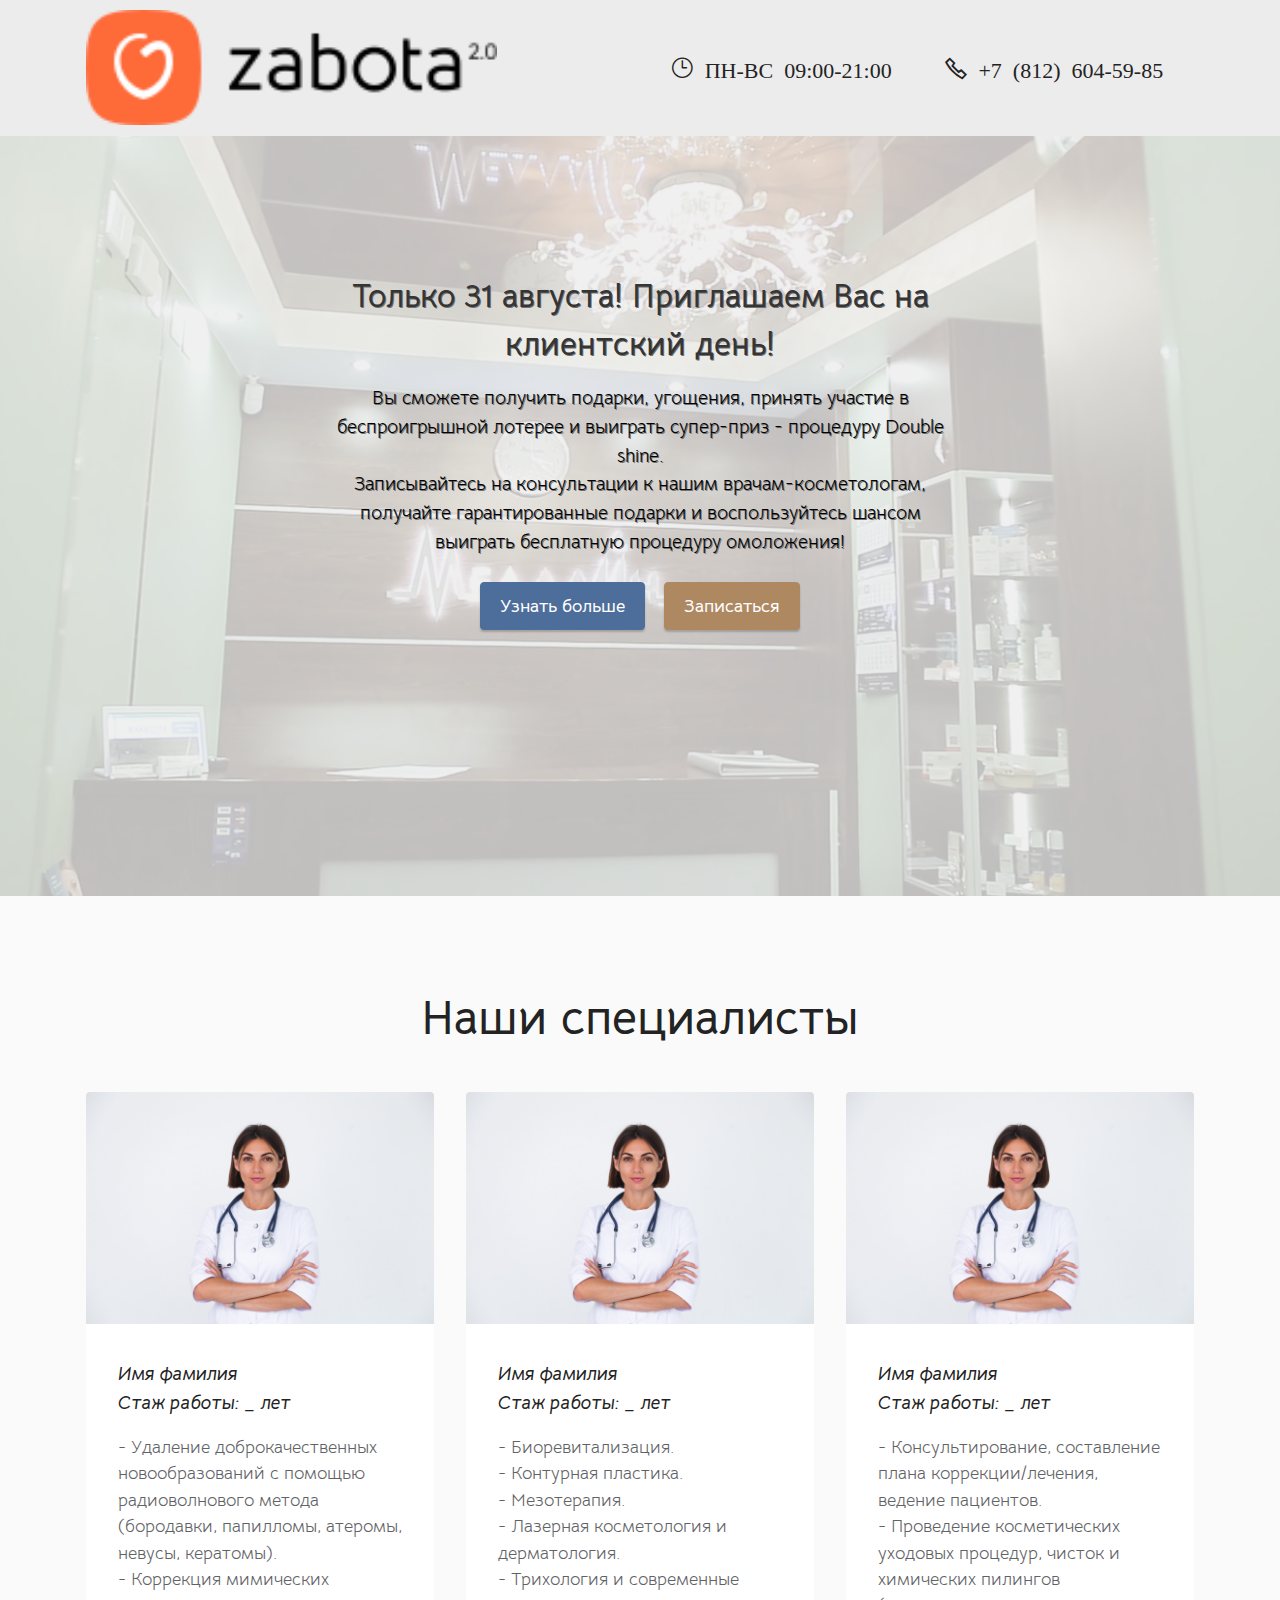
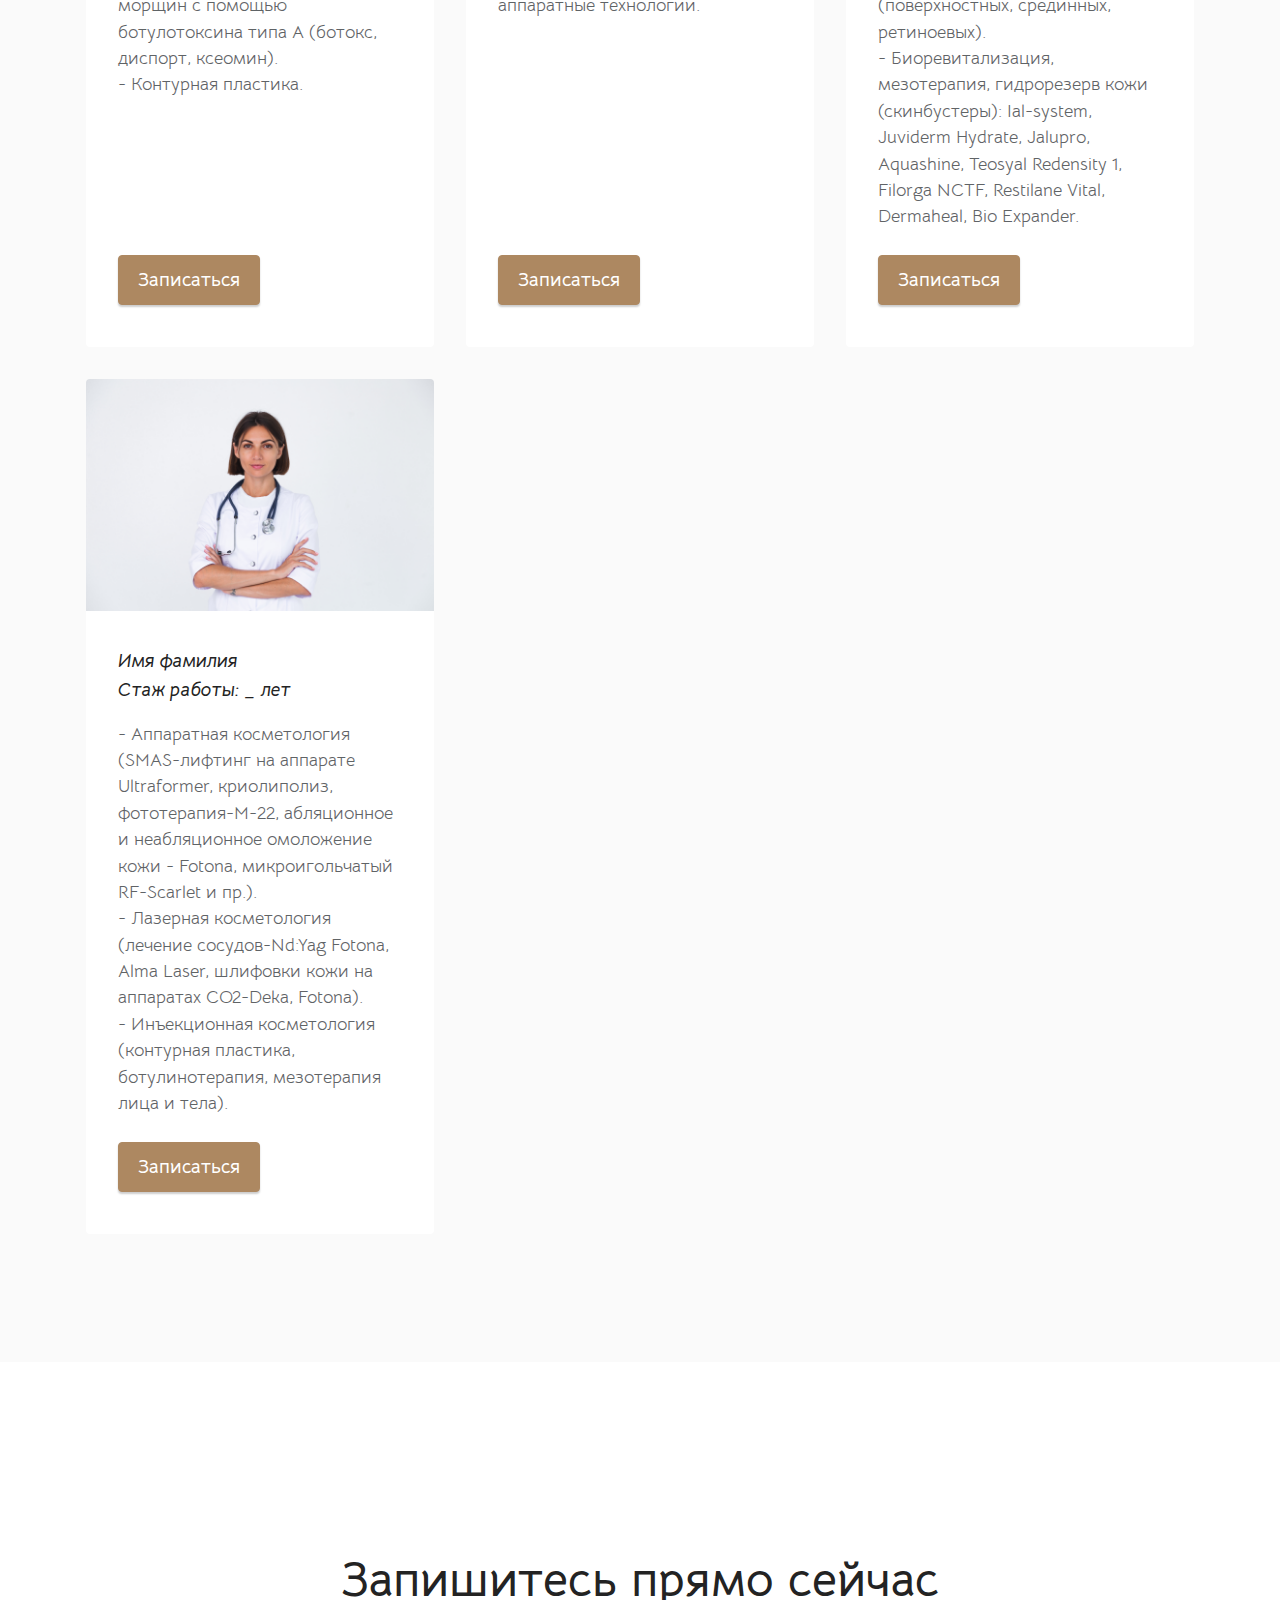
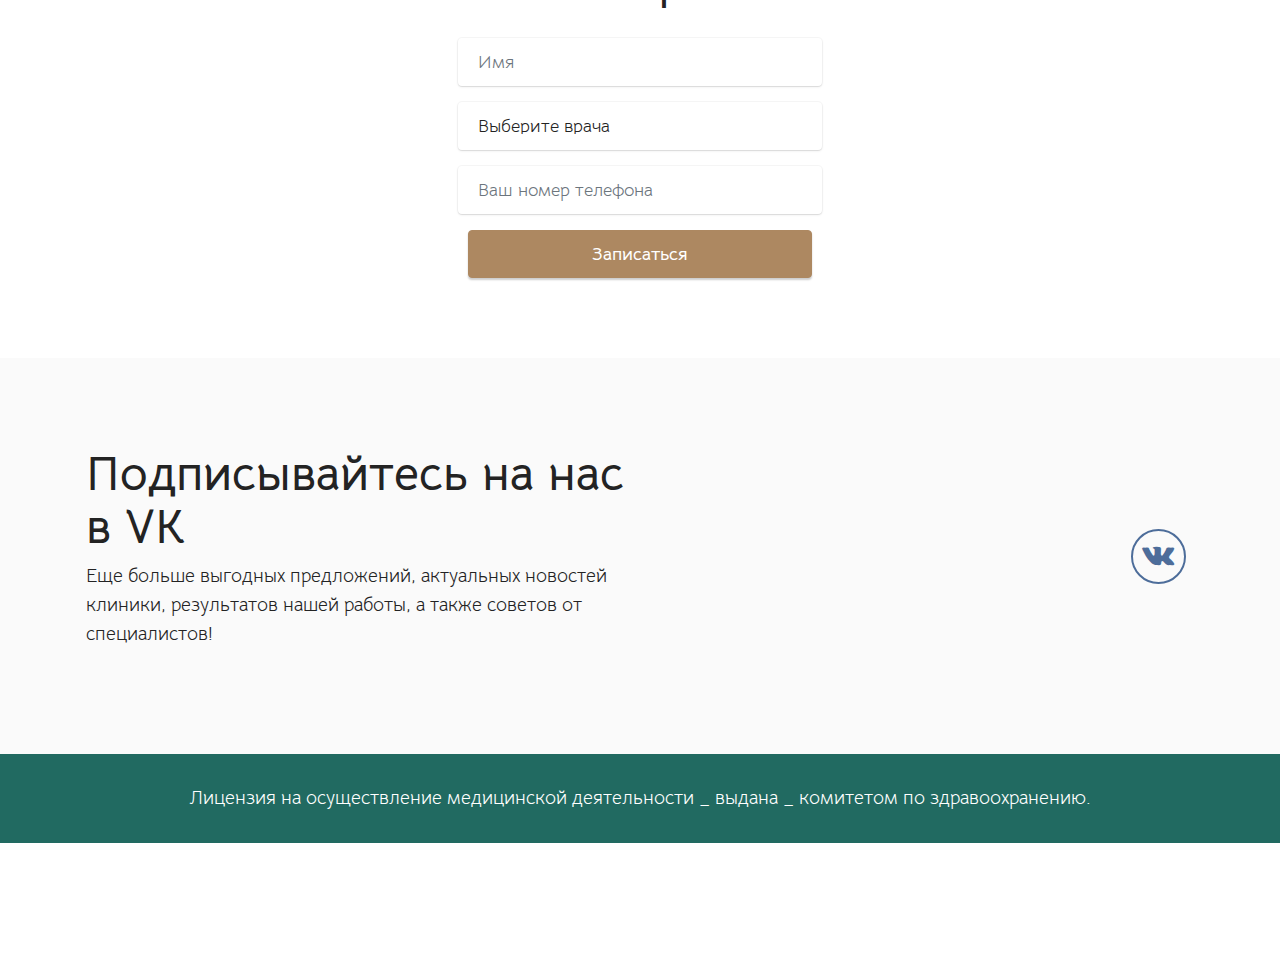
<file: prem/Akcia.html>
<!DOCTYPE html>
<html  >
<head>
  <!-- Site made with Mobirise Website Builder v5.7.12, https://mobirise.com -->
  <meta charset="UTF-8">
  <meta http-equiv="X-UA-Compatible" content="IE=edge">
  <meta name="generator" content="Mobirise v5.7.12, mobirise.com">
  <meta name="viewport" content="width=device-width, initial-scale=1, minimum-scale=1">
  <link rel="shortcut icon" href="assets/images/logo-1.png" type="image/x-icon">
  <meta name="description" content="">
  
  
  <title>Акция!</title>
  <link rel="stylesheet" href="assets/web/assets/mobirise-icons2/mobirise2.css">
  <link rel="stylesheet" href="assets/web/assets/mobirise-icons-bold/mobirise-icons-bold.css">
  <link rel="stylesheet" href="assets/bootstrap/css/bootstrap.min.css">
  <link rel="stylesheet" href="assets/bootstrap/css/bootstrap-grid.min.css">
  <link rel="stylesheet" href="assets/bootstrap/css/bootstrap-reboot.min.css">
  <link rel="stylesheet" href="assets/dropdown/css/style.css">
  <link rel="stylesheet" href="assets/socicon/css/styles.css">
  <link rel="stylesheet" href="assets/theme/css/style.css">
  <link rel="preload" href="https://fonts.googleapis.com/css?family=Bellota+Text:300,300i,400,400i,700,700i&display=swap" as="style" onload="this.onload=null;this.rel='stylesheet'">
  <noscript><link rel="stylesheet" href="https://fonts.googleapis.com/css?family=Bellota+Text:300,300i,400,400i,700,700i&display=swap"></noscript>
  <link rel="preload" as="style" href="assets/mobirise/css/mbr-additional.css"><link rel="stylesheet" href="assets/mobirise/css/mbr-additional.css" type="text/css">

  
  
  
</head>
<body>
  
  <section data-bs-version="5.1" class="menu menu1 cid-sFGMsvHDIa" once="menu" id="menu1-1">
    

    <nav class="navbar navbar-dropdown navbar-expand-lg">
        <div class="container">
            <div class="navbar-brand">
                <span class="navbar-logo">
                    <a href="">
                        <img src="assets/images/logo-3.png" alt="Mobirise Website Builder" style="height: 7.2rem;">
                    </a>
                </span>
                
            </div>
            <button class="navbar-toggler" type="button" data-toggle="collapse" data-bs-toggle="collapse" data-target="#navbarSupportedContent" data-bs-target="#navbarSupportedContent" aria-controls="navbarNavAltMarkup" aria-expanded="false" aria-label="Toggle navigation">
                <div class="hamburger">
                    <span></span>
                    <span></span>
                    <span></span>
                    <span></span>
                </div>
            </button>
            <div class="collapse navbar-collapse" id="navbarSupportedContent">
                <ul class="navbar-nav nav-dropdown nav-right" data-app-modern-menu="true"><li class="nav-item"><a class="nav-link link text-black text-primary display-4" href="https://medlineclinic.ru/"><span class="mbrib-clock mbr-iconfont mbr-iconfont-btn">&nbsp;ПН-ВС 09:00-21:00</span></a>
                    </li><li class="nav-item"><a class="nav-link link text-black text-primary display-4" href="tel:+7(812)6045985"><span class="mobi-mbri mobi-mbri-phone mbr-iconfont mbr-iconfont-btn">&nbsp;+7 (812) 604-59-85</span></a></li></ul>
                
                
            </div>
        </div>
    </nav>
</section>

<section data-bs-version="5.1" class="header1 cid-sFGMfPD7iT" id="header1-0">

    

    <div class="mbr-overlay" style="opacity: 0.8; background-color: rgb(236, 236, 236);"></div>

    <div class="container">
        <div class="row justify-content-center">
            <div class="col-12 col-lg-7">
                <h1 class="mbr-section-title mbr-fonts-style mb-3 display-5"><strong>Только 31 августа! Приглашаем Вас на клиентский день!</strong></h1>
                
                <p class="mbr-text mbr-fonts-style display-7">Вы сможете получить подарки, угощения, принять участие в беспроигрышной лотерее и выиграть супер-приз - процедуру Double shine.
<br>Записывайтесь на консультации к нашим врачам-косметологам, получайте гарантированные подарки и воспользуйтесь шансом выиграть бесплатную процедуру омоложения!<br></p>
                <div class="mbr-section-btn mt-3"><a class="btn btn-primary display-4" href="Akcia.html#features3-4">Узнать больше</a> <a class="btn btn-secondary display-4" href="Akcia.html#form6-0">Записаться</a></div>
            </div>
        </div>
    </div>
</section>

<section data-bs-version="5.1" class="features3 cid-sFGNGNNW5A" id="features3-4">
    
    
    <div class="container">
        <div class="mbr-section-head">
            <h4 class="mbr-section-title mbr-fonts-style align-center mb-5 display-2"><strong>Наши специалисты</strong></h4>
            
        </div>
        <div class="row mt-4">
            
            <div class="item features-image сol-12 col-md-6 col-lg-4 active">
                <div class="item-wrapper">
                    <div class="item-img">
                        <img src="assets/images/fd.jpg" alt="Mobirise Website Builder" data-slide-to="1" data-bs-slide-to="1">
                    </div>
                    <div class="item-content">
                        
                        <h6 class="item-subtitle mbr-fonts-style mt-1 display-7"><strong><em>Имя фамилия<br>Стаж работы: _ лет</em></strong></h6>
                        <p class="mbr-text mbr-fonts-style mt-3 display-4">- Удаление доброкачественных новообразований с помощью радиоволнового метода (бородавки, папилломы, атеромы, невусы, кератомы).<br>- Коррекция мимических морщин с помощью ботулотоксина типа А (ботокс, диспорт, ксеомин).<br>- Контурная пластика.</p>
                    </div>
                    <div class="mbr-section-btn item-footer mt-2"><a href="Akcia.html#form6-0" class="btn item-btn btn-secondary display-7">Записаться</a></div>
                </div>
            </div>
            <div class="item features-image сol-12 col-md-6 col-lg-4">
                <div class="item-wrapper">
                    <div class="item-img">
                        <img src="assets/images/fd.jpg" alt="Mobirise Website Builder" data-slide-to="3" data-bs-slide-to="3">
                    </div>
                    <div class="item-content">
                        
                        <h6 class="item-subtitle mbr-fonts-style mt-1 display-7"><strong><em>Имя фамилия</em></strong><br><strong><em>Стаж работы: _ лет</em></strong></h6>
                        <p class="mbr-text mbr-fonts-style mt-3 display-4">- Биоревитализация.<br>- Контурная пластика.<br>- Мезотерапия.<br>- Лазерная косметология и дерматология.<br>- Трихология и современные аппаратные технологии.<br></p>
                    </div>
                    <div class="mbr-section-btn item-footer mt-2"><a href="Akcia.html#form6-0" class="btn item-btn btn-secondary display-7">Записаться</a></div>
                </div>
            </div><div class="item features-image сol-12 col-md-6 col-lg-4">
                <div class="item-wrapper">
                    <div class="item-img">
                        <img src="assets/images/fd.jpg" alt="Mobirise Website Builder" data-slide-to="5" data-bs-slide-to="5">
                    </div>
                    <div class="item-content">
                        
                        <h6 class="item-subtitle mbr-fonts-style mt-1 display-7"><strong><em>Имя фамилия<br>Стаж работы: _ лет</em></strong></h6>
                        <p class="mbr-text mbr-fonts-style mt-3 display-4">- Консультирование, составление плана коррекции/лечения, ведение пациентов.<br>- Проведение косметических уходовых процедур, чисток и химических пилингов (поверхностных, срединных, ретиноевых).<br>- Биоревитализация, мезотерапия, гидрорезерв кожи (скинбустеры): Ial-system, Juviderm Hydrate, Jalupro, Aquashine, Teosyal Redensity 1, Filorga NCTF, Restilane Vital, Dermaheal, Bio Expander.<br></p>
                    </div>
                    <div class="mbr-section-btn item-footer mt-2"><a href="Akcia.html#form6-0" class="btn item-btn btn-secondary display-7">Записаться</a></div>
                </div>
            </div><div class="item features-image сol-12 col-md-6 col-lg-4">
                <div class="item-wrapper">
                    <div class="item-img">
                        <img src="assets/images/fd.jpg" alt="Mobirise Website Builder" data-slide-to="6" data-bs-slide-to="6">
                    </div>
                    <div class="item-content">
                        
                        <h6 class="item-subtitle mbr-fonts-style mt-1 display-7"><strong><em>Имя фамилия&nbsp;</em></strong><br><strong><em>Стаж работы: _ лет</em></strong></h6>
                        <p class="mbr-text mbr-fonts-style mt-3 display-4">- Аппаратная косметология (SMAS-лифтинг на аппарате Ultraformer, криолиполиз, фототерапия-M-22, абляционное и неабляционное омоложение кожи - Fotona, микроигольчатый RF-Scarlet и пр.).<br>- Лазерная косметология (лечение сосудов-Nd:Yag Fotona, Alma Laser, шлифовки кожи на аппаратах CO2-Deka, Fotona).<br>- Инъекционная косметология (контурная пластика, ботулинотерапия, мезотерапия лица и тела).<br></p>
                    </div>
                    <div class="mbr-section-btn item-footer mt-2"><a href="Akcia.html#form6-0" class="btn item-btn btn-secondary display-7">Записаться</a></div>
                </div>
            </div>
        </div>
    </div>
</section>

<section data-bs-version="5.1" class="features6 cid-sFGS12H2E8" id="features7-7">
    <!---->
    

<section data-bs-version="5.1" class="form6 cid-tfrg7KjOVv" id="form6-0">
    
    
    <div class="container">
        <div class="mbr-section-head">
            <h3 class="mbr-section-title mbr-fonts-style align-center mb-0 display-2"><strong>Запишитесь прямо сейчас</strong></h3>
            
        </div>
        <div class="row justify-content-center mt-4">
            <div class="col-lg-8 mx-auto mbr-form" data-form-type="formoid">
                <form action="https://mobirise.eu/" method="POST" class="mbr-form form-with-styler mx-auto" data-form-title="Form Name"><input type="hidden" name="email" data-form-email="true" value="H6AWJsnzM/7wYV6mOxumMuuu+FVd62pdUK2dyYMPzW/KHog53kJLdQR9Kr+zPGEMOVde8epPbiyTUtfqXuje40O59cKuCcrtnkTrtZX4ZO3A6jln/Miyu+XrK335xm1H">
                    <div class="row">
                        <div hidden="hidden" data-form-alert="" class="alert alert-success col-12">Благодарим! Администратор скоро с вами свяжется!</div>
                        <div hidden="hidden" data-form-alert-danger="" class="alert alert-danger col-12">
                            Oops...! some problem!
                        </div>
                    </div>
                    <div class="dragArea row">
                        <div class="col-lg-12 col-md-12 col-sm-12 form-group mb-3" data-for="name">
                            <input type="text" name="Имя" placeholder="Имя" data-form-field="Имя" class="form-control" value="" id="Имя-form6-0">
                        </div>
                        <div class="col-lg-12 col-md-12 col-sm-12 form-group mb-3" data-for="name">
                        <select name="text" data-form-field="Доктор" class="form-control" id="text-form6-0">
                        <option value="" disabled="" selected="">Выберите врача</option>
                        <option value="Грицун А.В.">Доктор1</option>
                        <option value="Косенко Е.А.">Доктор2</option>
                        <option value="Степанянц А.А ">Доктор3</option>
                        <option value="Логвинова Ю.В.">Доктор4</option>
                        </select>
                        </div>
                        </div>
                        <div data-for="phone" class="col-lg-12 col-md-12 col-sm-12 form-group mb-3">
                            <input type="tel" name="Телефон" placeholder="Ваш номер телефона" data-form-field="Телефон" class="form-control" value="" id="Телефон-form6-0">
                        </div>
                        <div class="col-auto mbr-section-btn align-center"><button type="submit" class="btn btn-secondary display-4">Записаться</button></div>
                    </form></div>
                
            </div>
        </div>
    
</section>

<section data-bs-version="5.1" class="contacts4 cid-sFGVxOqzIN" id="contacts4-f">

    

    

    <div class="container">
        <div class="row align-items-center justify-content-center">
            <div class="text-content col-12 col-md-6">
                <h2 class="mbr-section-title mbr-fonts-style display-2">
                    <strong>Подписывайтесь на нас в VK</strong></h2>
                <p class="mbr-text mbr-fonts-style display-7">Еще больше выгодных предложений, актуальных новостей клиники, результатов нашей работы, а также советов от специалистов!</p>
            </div>
            <div class="icons d-flex align-items-center col-12 col-md-6 justify-content-end mt-md-0 mt-2 flex-wrap">
                <a href="https://vk.com/" target="_blank">
                    <span class="mbr-iconfont mbr-iconfont-social socicon-vkontakte socicon"></span>
                </a>
            </div>
        </div>
    </div>
    
</section>



<section data-bs-version="5.1" class="footer7 cid-sFGSOnwtIp" once="footers" id="footer7-8">

    

    

    <div class="container">
        <div class="media-container-row align-center mbr-white">
            <div class="col-12">
                <p class="mbr-text mb-0 mbr-fonts-style display-7">
                    Лицензия на осуществление медицинской деятельности _ выдана _ комитетом по здравоохранению.
                </p>
            </div>
        </div>
    </div>  
  
</body>
</html>
</file>
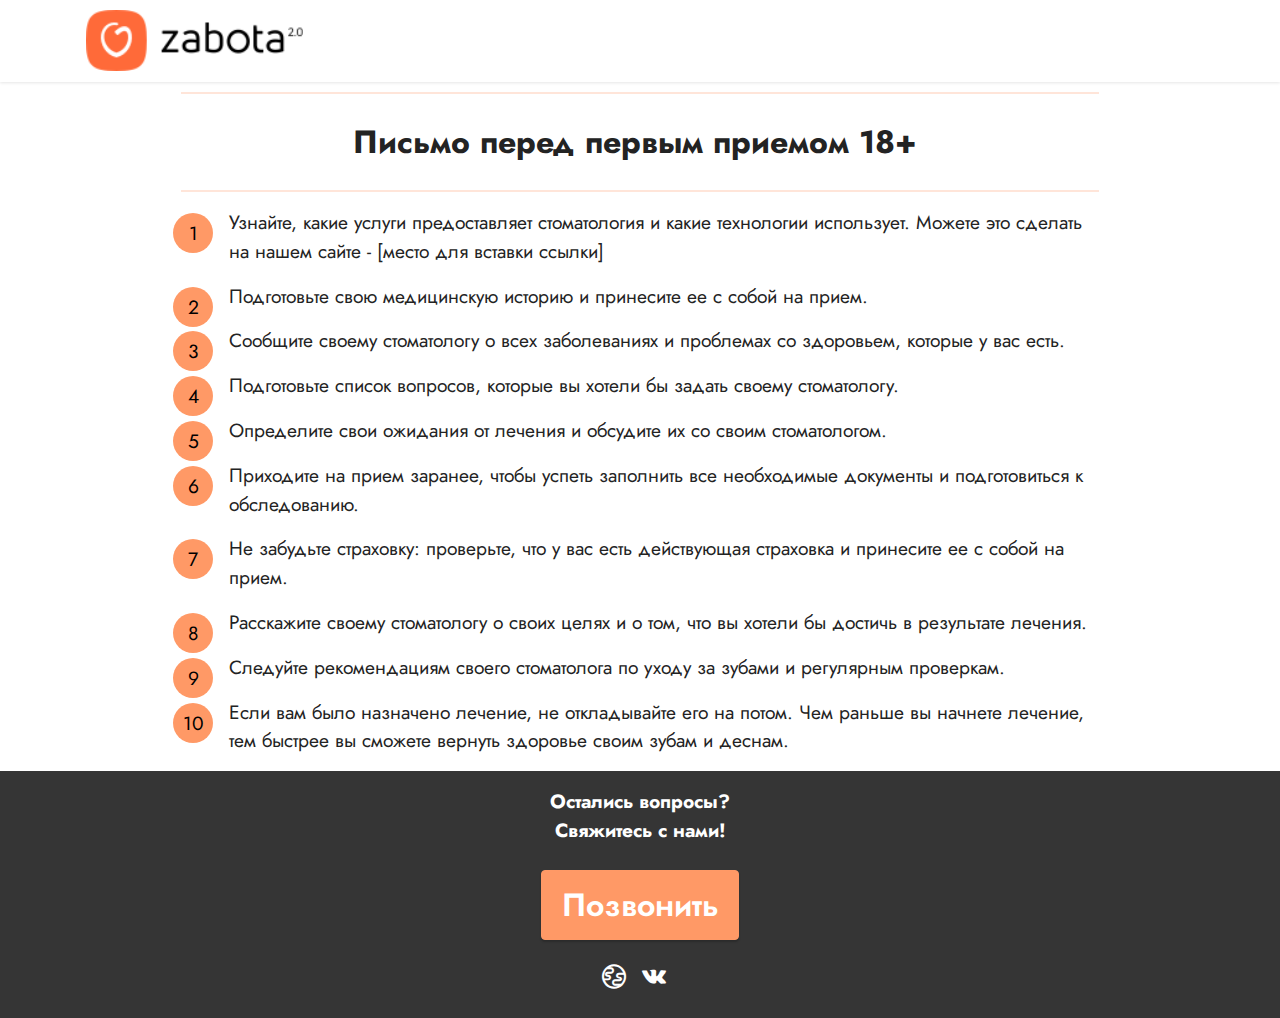
<file: Razdel1/1priem.html>
<!DOCTYPE html>
<html  >
<head>
  
  <meta charset="UTF-8">
  <meta http-equiv="X-UA-Compatible" content="IE=edge">
  
  <meta name="twitter:card" content="summary_large_image"/>
  <meta name="twitter:image:src" content="">
  <meta property="og:image" content="">
  <meta name="twitter:title" content="Письмо перед первым приемом 18+">
  <meta name="viewport" content="width=device-width, initial-scale=1, minimum-scale=1">
  <link rel="shortcut icon" href="assets/images/logo-3.png" type="image/x-icon">
  <meta name="description" content="">
  
  
  <title>Письмо перед первым приемом 18+</title>
  <link rel="stylesheet" href="assets/web/assets/mobirise-icons2/mobirise2.css">
  <link rel="stylesheet" href="assets/bootstrap/css/bootstrap.min.css">
  <link rel="stylesheet" href="assets/bootstrap/css/bootstrap-grid.min.css">
  <link rel="stylesheet" href="assets/bootstrap/css/bootstrap-reboot.min.css">
  <link rel="stylesheet" href="assets/dropdown/css/style.css">
  <link rel="stylesheet" href="assets/socicon/css/styles.css">
  <link rel="stylesheet" href="assets/theme/css/style.css">
  <link rel="preload" href="https://fonts.googleapis.com/css2?family=Jost:ital,wght@0,400;0,700;1,400;1,700&display=swap&display=swap" as="style" onload="this.onload=null;this.rel='stylesheet'">
  <noscript><link rel="stylesheet" href="https://fonts.googleapis.com/css2?family=Jost:ital,wght@0,400;0,700;1,400;1,700&display=swap&display=swap"></noscript>
  <link rel="preload" as="style" href="assets/mobirise/css/mbr-additional.css"><link rel="stylesheet" href="assets/mobirise/css/mbr-additional.css" type="text/css">
  
  
  
  
</head>
<body>
  
  <section data-bs-version="5.1" class="menu menu2 cid-tArKLiEQOG" once="menu" id="menu2-2i">
    
    <nav class="navbar navbar-dropdown navbar-fixed-top navbar-expand-lg">
        <div class="container">
            <div class="navbar-brand">
                <span class="navbar-logo">
                    
                        <img src="assets/images/logo-3.png" alt="" style="height: 3.8rem;">
                    
                </span>
                
            </div>
            
            
        </div>
    </nav>
</section>

<section data-bs-version="5.1" class="content6 cid-tArKLiZ3hG" id="content6-2j">
    
    <div class="container">
        <div class="row justify-content-center">
            <div class="col-md-12 col-lg-10">
                <hr class="line">
                <p class="mbr-text align-center mbr-fonts-style my-4 display-5"><strong>Письмо перед первым приемом 18+&nbsp;</strong><br></p>
                <hr class="line">
            </div>
        </div>
    </div>
</section>

<section data-bs-version="5.1" class="content9 cid-tArKLj8LjZ" id="content9-2k">
    

    <div class="container">
        <div class="row justify-content-center">
            <div class="counter-container col-md-12 col-lg-10">
                
                <div class="mbr-text mbr-fonts-style display-7">
                    <ol>
                        <li>Узнайте, какие услуги предоставляет стоматология и какие технологии использует. Можете это сделать на нашем сайте - [место для вставки ссылки]
</li><li>Подготовьте свою медицинскую историю и принесите ее с собой на прием.
</li><li>Сообщите своему стоматологу о всех заболеваниях и проблемах со здоровьем, которые у вас есть.
</li><li>Подготовьте список вопросов, которые вы хотели бы задать своему стоматологу.
</li><li>Определите свои ожидания от лечения и обсудите их со своим стоматологом.
</li><li>Приходите на прием заранее, чтобы успеть заполнить все необходимые документы и подготовиться к обследованию.
</li><li>Не забудьте страховку: проверьте, что у вас есть действующая страховка и принесите ее с собой на прием.
</li><li>Расскажите своему стоматологу о своих целях и о том, что вы хотели бы достичь в результате лечения.
</li><li>Следуйте рекомендациям своего стоматолога по уходу за зубами и регулярным проверкам.
</li><li>Если вам было назначено лечение, не откладывайте его на потом. Чем раньше вы начнете лечение, тем быстрее вы сможете вернуть здоровье своим зубам и деснам.</li><li>
</li><li>
</li><li>
</li><li>
</li><li>
</li><li>
</li><li>
</li><li>
</li><li>
</li><li>
</li><li>
</li><li>
</li><li>
</li><li>
</li><li>
</li><li>
</li><li>
</li><li>
</li><li>
</li><li>
</li><li>
</li><li>
</li><li>
</li><li>
</li><li>
</li><li>
</li><li>
</li><li>
</li><li>
</li><li>
</li><li>
</li><li>
</li><li>
</li><li>
</li><li>
</li><li><strong>
</strong></li><li><strong>
</strong></li><li><strong>
</strong></li><li><strong>
</strong></li><li><strong>
</strong></li><li><strong>
</strong></li>
                    </ol>
                </div>
            </div>
        </div>
    </div>
</section>

<section data-bs-version="5.1" class="content5 cid-tArKLjifEY" id="content5-2l">
    
    <div class="container">
        <div class="row justify-content-center">
            <div class="col-md-12 col-lg-10">
                
                
                <p class="mbr-text mbr-fonts-style display-7"><strong>Остались вопросы?
<br>Свяжитесь с нами!</strong></p>
            </div>
        </div>
    </div>
</section>

<section data-bs-version="5.1" class="info1 cid-tArKLjwzCX" id="info1-2m">
    

    
    
    <div class="align-center container">
        <div class="row justify-content-center">
            <div class="col-12 col-lg-8">
                
                
                <div class="mbr-section-btn"><a class="btn btn-primary display-5" href="index.html">Позвонить</a></div>
            </div>
        </div>
    </div>
</section>

<section data-bs-version="5.1" class="footer3 cid-tArKLjKr8Y" once="footers" id="footer3-2n">

    

    

    <div class="container">
        <div class="media-container-row align-center mbr-white">
            
            <div class="row social-row">
                <div class="social-list align-right pb-2">
                    
                    
                    
                    
                    
                    
                <div class="soc-item">
                        
                            <span class="mbr-iconfont mbr-iconfont-social mobi-mbri-globe mobi-mbri"></span>
                        
                    </div><div class="soc-item">
                        
                            <span class="mbr-iconfont mbr-iconfont-social socicon-vkontakte socicon"></span>
                        
                    </div></div>
            </div>
            <div class="row row-copirayt">
                <p class="mbr-text mb-0 mbr-fonts-style mbr-white align-center display-7"></p>
            </div>
        </div>
    </div>
</section>


<script src="assets/bootstrap/js/bootstrap.bundle.min.js"></script>
  <script src="assets/smoothscroll/smooth-scroll.js"></script>
  <script src="assets/ytplayer/index.js"></script>
  <script src="assets/dropdown/js/navbar-dropdown.js"></script>
  <script src="assets/theme/js/script.js"></script>
  
  
  
</body>
</html>
</file>
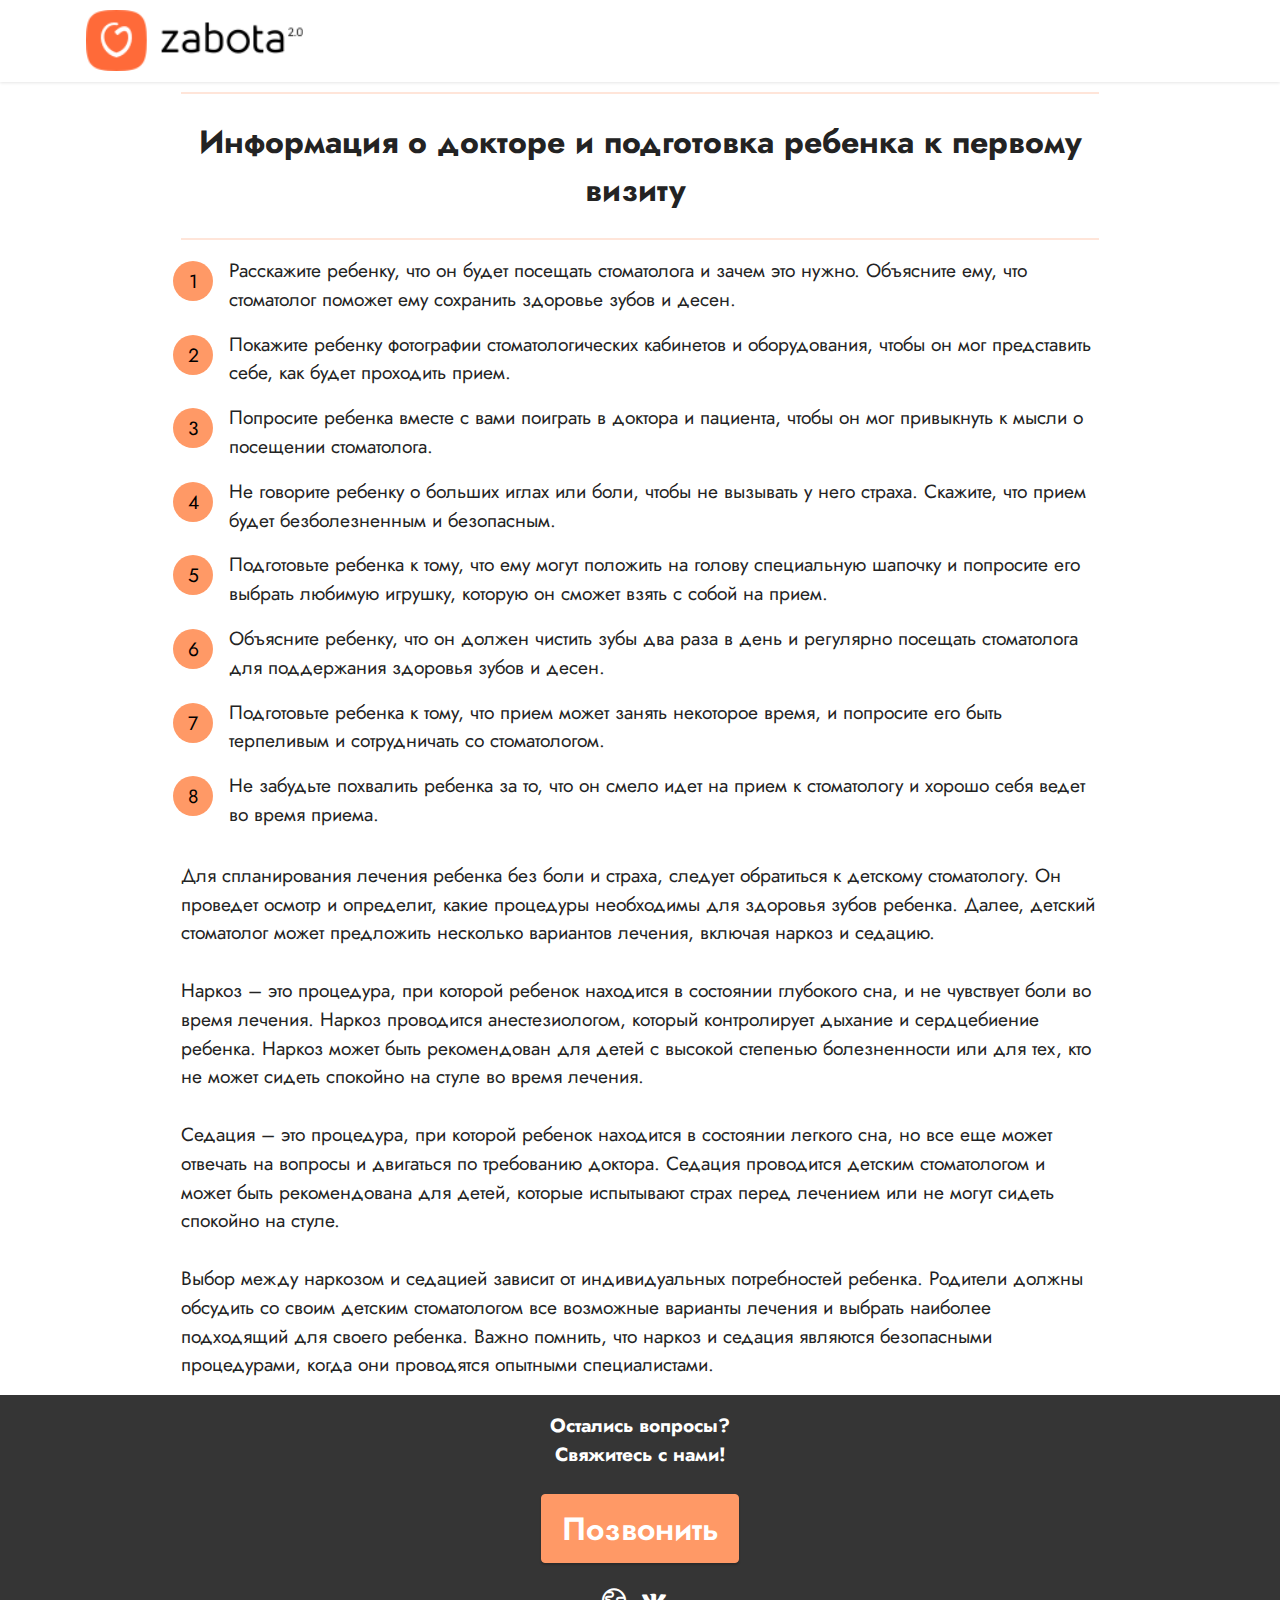
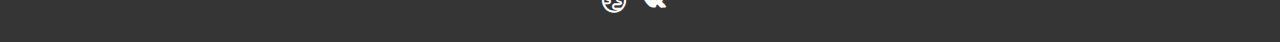
<file: Razdel1/1vizitD.html>
<!DOCTYPE html>
<html  >
<head>
  
  <meta charset="UTF-8">
  <meta http-equiv="X-UA-Compatible" content="IE=edge">
  
  <meta name="twitter:card" content="summary_large_image"/>
  <meta name="twitter:image:src" content="">
  <meta property="og:image" content="">
  <meta name="twitter:title" content="Информация о докторе и подготовка ребенка к первому визиту">
  <meta name="viewport" content="width=device-width, initial-scale=1, minimum-scale=1">
  <link rel="shortcut icon" href="assets/images/logo-3.png" type="image/x-icon">
  <meta name="description" content="">
  
  
  <title>Информация о докторе и подготовка ребенка к первому визиту</title>
  <link rel="stylesheet" href="assets/web/assets/mobirise-icons2/mobirise2.css">
  <link rel="stylesheet" href="assets/bootstrap/css/bootstrap.min.css">
  <link rel="stylesheet" href="assets/bootstrap/css/bootstrap-grid.min.css">
  <link rel="stylesheet" href="assets/bootstrap/css/bootstrap-reboot.min.css">
  <link rel="stylesheet" href="assets/dropdown/css/style.css">
  <link rel="stylesheet" href="assets/socicon/css/styles.css">
  <link rel="stylesheet" href="assets/theme/css/style.css">
  <link rel="preload" href="https://fonts.googleapis.com/css2?family=Jost:ital,wght@0,400;0,700;1,400;1,700&display=swap&display=swap" as="style" onload="this.onload=null;this.rel='stylesheet'">
  <noscript><link rel="stylesheet" href="https://fonts.googleapis.com/css2?family=Jost:ital,wght@0,400;0,700;1,400;1,700&display=swap&display=swap"></noscript>
  <link rel="preload" as="style" href="assets/mobirise/css/mbr-additional.css"><link rel="stylesheet" href="assets/mobirise/css/mbr-additional.css" type="text/css">
  
  
  
  
</head>
<body>
  
  <section data-bs-version="5.1" class="menu menu2 cid-tArIRjGCxJ" once="menu" id="menu2-1t">
    
    <nav class="navbar navbar-dropdown navbar-fixed-top navbar-expand-lg">
        <div class="container">
            <div class="navbar-brand">
                <span class="navbar-logo">
                    
                        <img src="assets/images/logo-3.png" alt="" style="height: 3.8rem;">
                    
                </span>
                
            </div>
            
            
        </div>
    </nav>
</section>

<section data-bs-version="5.1" class="content6 cid-tArIRjXIx4" id="content6-1u">
    
    <div class="container">
        <div class="row justify-content-center">
            <div class="col-md-12 col-lg-10">
                <hr class="line">
                <p class="mbr-text align-center mbr-fonts-style my-4 display-5"><strong>Информация о докторе и подготовка ребенка к первому визиту&nbsp;</strong><br></p>
                <hr class="line">
            </div>
        </div>
    </div>
</section>

<section data-bs-version="5.1" class="content9 cid-tArIRk894l" id="content9-1v">
    

    <div class="container">
        <div class="row justify-content-center">
            <div class="counter-container col-md-12 col-lg-10">
                
                <div class="mbr-text mbr-fonts-style display-7">
                    <ol>
                        <li>Расскажите ребенку, что он будет посещать стоматолога и зачем это нужно. Объясните ему, что стоматолог поможет ему сохранить здоровье зубов и десен.
</li><li>Покажите ребенку фотографии стоматологических кабинетов и оборудования, чтобы он мог представить себе, как будет проходить прием.
</li><li>Попросите ребенка вместе с вами поиграть в доктора и пациента, чтобы он мог привыкнуть к мысли о посещении стоматолога.
</li><li>Не говорите ребенку о больших иглах или боли, чтобы не вызывать у него страха. Скажите, что прием будет безболезненным и безопасным.
</li><li>Подготовьте ребенка к тому, что ему могут положить на голову специальную шапочку и попросите его выбрать любимую игрушку, которую он сможет взять с собой на прием.
</li><li>Объясните ребенку, что он должен чистить зубы два раза в день и регулярно посещать стоматолога для поддержания здоровья зубов и десен.
</li><li>Подготовьте ребенка к тому, что прием может занять некоторое время, и попросите его быть терпеливым и сотрудничать со стоматологом.
</li><li>Не забудьте похвалить ребенка за то, что он смело идет на прием к стоматологу и хорошо себя ведет во время приема.</li><li>
</li><li>
</li><li>
</li><li>
</li><li>
</li><li>
</li><li>
</li><li>
</li><li>
</li><li>
</li><li>
</li><li>
</li><li>
</li><li>
</li><li>
</li><li>
</li><li>
</li><li>
</li><li>
</li><li><strong>
</strong></li><li><strong>
</strong></li><li><strong>
</strong></li><li><strong>
</strong></li><li><strong>
</strong></li><li><strong>
</strong></li>
                    </ol>
                </div>
            </div>
        </div>
    </div>
</section>

<section data-bs-version="5.1" class="content5 cid-tArIYNYQ6P" id="content5-1z">
    
    <div class="container">
        <div class="row justify-content-center">
            <div class="col-md-12 col-lg-10">
                
                
                <p class="mbr-text mbr-fonts-style display-7">Для спланирования лечения ребенка без боли и страха, следует обратиться к детскому стоматологу. Он проведет осмотр и определит, какие процедуры необходимы для здоровья зубов ребенка. Далее, детский стоматолог может предложить несколько вариантов лечения, включая наркоз и седацию.
<br>
<br>Наркоз – это процедура, при которой ребенок находится в состоянии глубокого сна, и не чувствует боли во время лечения. Наркоз проводится анестезиологом, который контролирует дыхание и сердцебиение ребенка. Наркоз может быть рекомендован для детей с высокой степенью болезненности или для тех, кто не может сидеть спокойно на стуле во время лечения.
<br>
<br>Седация – это процедура, при которой ребенок находится в состоянии легкого сна, но все еще может отвечать на вопросы и двигаться по требованию доктора. Седация проводится детским стоматологом и может быть рекомендована для детей, которые испытывают страх перед лечением или не могут сидеть спокойно на стуле.
<br>
<br>Выбор между наркозом и седацией зависит от индивидуальных потребностей ребенка. Родители должны обсудить со своим детским стоматологом все возможные варианты лечения и выбрать наиболее подходящий для своего ребенка. Важно помнить, что наркоз и седация являются безопасными процедурами, когда они проводятся опытными специалистами.</p>
            </div>
        </div>
    </div>
</section>

<section data-bs-version="5.1" class="content5 cid-tArIRkkM5u" id="content5-1w">
    
    <div class="container">
        <div class="row justify-content-center">
            <div class="col-md-12 col-lg-10">
                
                
                <p class="mbr-text mbr-fonts-style display-7"><strong>Остались вопросы?
<br>Свяжитесь с нами!</strong></p>
            </div>
        </div>
    </div>
</section>

<section data-bs-version="5.1" class="info1 cid-tArIRkvxVj" id="info1-1x">
    

    
    
    <div class="align-center container">
        <div class="row justify-content-center">
            <div class="col-12 col-lg-8">
                
                
                <div class="mbr-section-btn"><a class="btn btn-primary display-5" href="index.html">Позвонить</a></div>
            </div>
        </div>
    </div>
</section>

<section data-bs-version="5.1" class="footer3 cid-tArIRkK8Zu" once="footers" id="footer3-1y">

    

    

    <div class="container">
        <div class="media-container-row align-center mbr-white">
            
            <div class="row social-row">
                <div class="social-list align-right pb-2">
                    
                    
                    
                    
                    
                    
                <div class="soc-item">
                        
                            <span class="mbr-iconfont mbr-iconfont-social mobi-mbri-globe mobi-mbri"></span>
                        
                    </div><div class="soc-item">
                        
                            <span class="mbr-iconfont mbr-iconfont-social socicon-vkontakte socicon"></span>
                        
                    </div></div>
            </div>
            <div class="row row-copirayt">
                <p class="mbr-text mb-0 mbr-fonts-style mbr-white align-center display-7"></p>
            </div>
        </div>
    </div>
</section>


<script src="assets/bootstrap/js/bootstrap.bundle.min.js"></script>
  <script src="assets/smoothscroll/smooth-scroll.js"></script>
  <script src="assets/ytplayer/index.js"></script>
  <script src="assets/dropdown/js/navbar-dropdown.js"></script>
  <script src="assets/theme/js/script.js"></script>
  
  
  
</body>
</html>
</file>
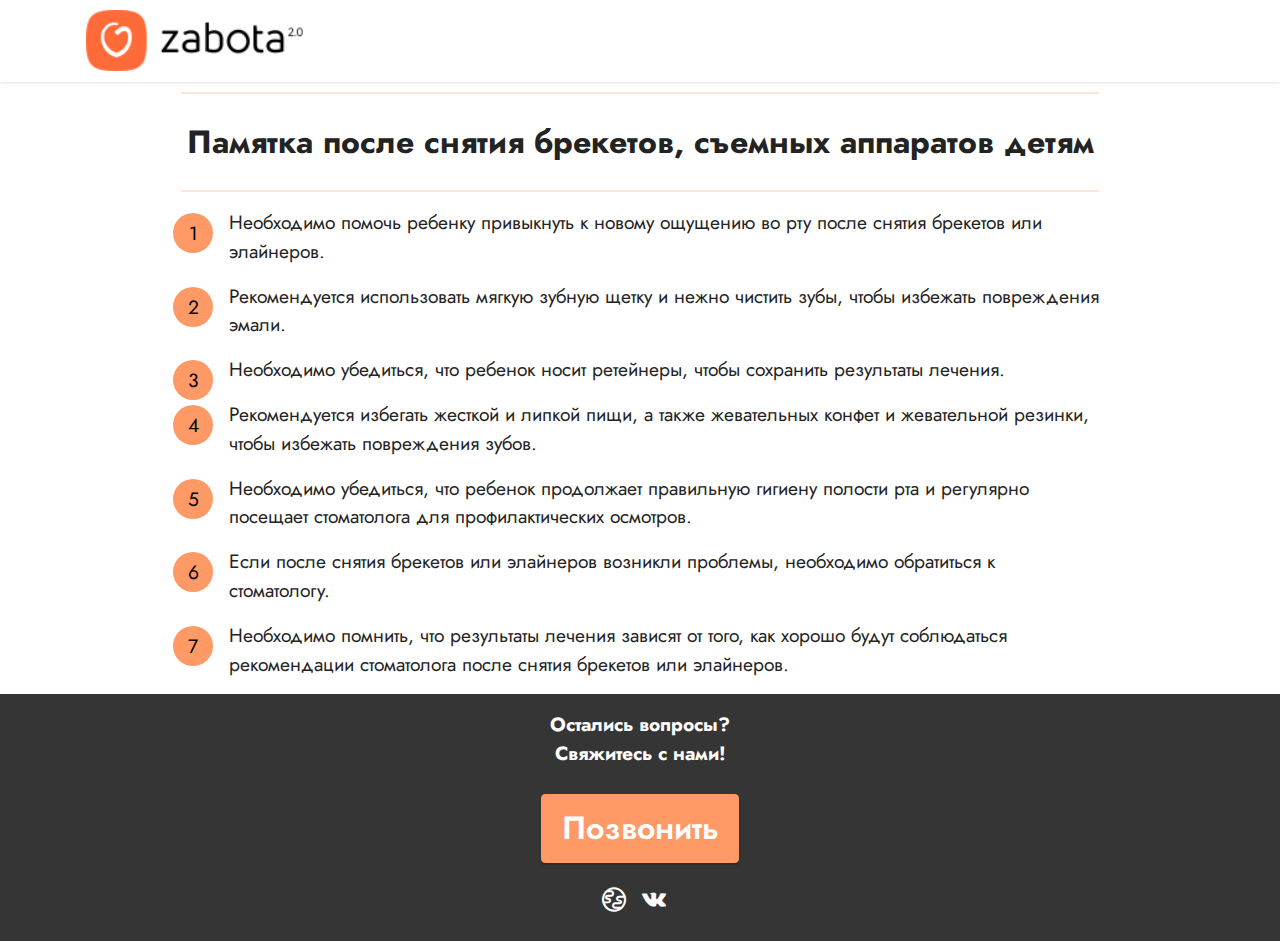
<file: Razdel1/breket_apparatD.html>
<!DOCTYPE html>
<html  >
<head>
  
  <meta charset="UTF-8">
  <meta http-equiv="X-UA-Compatible" content="IE=edge">
  
  <meta name="twitter:card" content="summary_large_image"/>
  <meta name="twitter:image:src" content="">
  <meta property="og:image" content="">
  <meta name="twitter:title" content="Памятка после снятия брекетов, съемных аппаратов детям">
  <meta name="viewport" content="width=device-width, initial-scale=1, minimum-scale=1">
  <link rel="shortcut icon" href="assets/images/logo-3.png" type="image/x-icon">
  <meta name="description" content="">
  
  
  <title>Памятка после снятия брекетов, съемных аппаратов детям</title>
  <link rel="stylesheet" href="assets/web/assets/mobirise-icons2/mobirise2.css">
  <link rel="stylesheet" href="assets/bootstrap/css/bootstrap.min.css">
  <link rel="stylesheet" href="assets/bootstrap/css/bootstrap-grid.min.css">
  <link rel="stylesheet" href="assets/bootstrap/css/bootstrap-reboot.min.css">
  <link rel="stylesheet" href="assets/dropdown/css/style.css">
  <link rel="stylesheet" href="assets/socicon/css/styles.css">
  <link rel="stylesheet" href="assets/theme/css/style.css">
  <link rel="preload" href="https://fonts.googleapis.com/css2?family=Jost:ital,wght@0,400;0,700;1,400;1,700&display=swap&display=swap" as="style" onload="this.onload=null;this.rel='stylesheet'">
  <noscript><link rel="stylesheet" href="https://fonts.googleapis.com/css2?family=Jost:ital,wght@0,400;0,700;1,400;1,700&display=swap&display=swap"></noscript>
  <link rel="preload" as="style" href="assets/mobirise/css/mbr-additional.css"><link rel="stylesheet" href="assets/mobirise/css/mbr-additional.css" type="text/css">
  
  
  
  
</head>
<body>
  
  <section data-bs-version="5.1" class="menu menu2 cid-tArxNzPaNF" once="menu" id="menu2-10">
    
    <nav class="navbar navbar-dropdown navbar-fixed-top navbar-expand-lg">
        <div class="container">
            <div class="navbar-brand">
                <span class="navbar-logo">
                    
                        <img src="assets/images/logo-3.png" alt="" style="height: 3.8rem;">
                    
                </span>
                
            </div>
            
            
        </div>
    </nav>
</section>

<section data-bs-version="5.1" class="content6 cid-tArxNA9NKX" id="content6-11">
    
    <div class="container">
        <div class="row justify-content-center">
            <div class="col-md-12 col-lg-10">
                <hr class="line">
                <p class="mbr-text align-center mbr-fonts-style my-4 display-5"><strong>Памятка после снятия брекетов, съемных аппаратов детям</strong><br></p>
                <hr class="line">
            </div>
        </div>
    </div>
</section>

<section data-bs-version="5.1" class="content9 cid-tArxNAhsM1" id="content9-12">
    

    <div class="container">
        <div class="row justify-content-center">
            <div class="counter-container col-md-12 col-lg-10">
                
                <div class="mbr-text mbr-fonts-style display-7">
                    <ol>
                        <li>Необходимо помочь ребенку привыкнуть к новому ощущению во рту после снятия брекетов или элайнеров.
</li><li>Рекомендуется использовать мягкую зубную щетку и нежно чистить зубы, чтобы избежать повреждения эмали.
</li><li>Необходимо убедиться, что ребенок носит ретейнеры, чтобы сохранить результаты лечения.
</li><li>Рекомендуется избегать жесткой и липкой пищи, а также жевательных конфет и жевательной резинки, чтобы избежать повреждения зубов.
</li><li>Необходимо убедиться, что ребенок продолжает правильную гигиену полости рта и регулярно посещает стоматолога для профилактических осмотров.
</li><li>Если после снятия брекетов или элайнеров возникли проблемы, необходимо обратиться к стоматологу.
</li><li>Необходимо помнить, что результаты лечения зависят от того, как хорошо будут соблюдаться рекомендации стоматолога после снятия брекетов или элайнеров.</li><li>
</li><li>
</li><li>
</li><li>
</li><li>
</li><li>
</li><li>
</li><li>
</li><li>
</li><li>
</li><li>
</li><li>
</li><li><strong>
</strong></li><li><strong>
</strong></li><li><strong>
</strong></li><li><strong>
</strong></li><li><strong>
</strong></li><li><strong>
</strong></li>
                    </ol>
                </div>
            </div>
        </div>
    </div>
</section>

<section data-bs-version="5.1" class="content5 cid-tArxNAr8Fl" id="content5-13">
    
    <div class="container">
        <div class="row justify-content-center">
            <div class="col-md-12 col-lg-10">
                
                
                <p class="mbr-text mbr-fonts-style display-7"><strong>Остались вопросы?
<br>Свяжитесь с нами!</strong></p>
            </div>
        </div>
    </div>
</section>

<section data-bs-version="5.1" class="info1 cid-tArxNAEj6Y" id="info1-14">
    

    
    
    <div class="align-center container">
        <div class="row justify-content-center">
            <div class="col-12 col-lg-8">
                
                
                <div class="mbr-section-btn"><a class="btn btn-primary display-5" href="index.html">Позвонить</a></div>
            </div>
        </div>
    </div>
</section>

<section data-bs-version="5.1" class="footer3 cid-tArxNARZJo" once="footers" id="footer3-15">

    

    

    <div class="container">
        <div class="media-container-row align-center mbr-white">
            
            <div class="row social-row">
                <div class="social-list align-right pb-2">
                    
                    
                    
                    
                    
                    
                <div class="soc-item">
                        
                            <span class="mbr-iconfont mbr-iconfont-social mobi-mbri-globe mobi-mbri"></span>
                        
                    </div><div class="soc-item">
                        
                            <span class="mbr-iconfont mbr-iconfont-social socicon-vkontakte socicon"></span>
                        
                    </div></div>
            </div>
            <div class="row row-copirayt">
                <p class="mbr-text mb-0 mbr-fonts-style mbr-white align-center display-7"></p>
            </div>
        </div>
    </div>
</section>


<script src="assets/bootstrap/js/bootstrap.bundle.min.js"></script>
  <script src="assets/smoothscroll/smooth-scroll.js"></script>
  <script src="assets/ytplayer/index.js"></script>
  <script src="assets/dropdown/js/navbar-dropdown.js"></script>
  <script src="assets/theme/js/script.js"></script>
  
  
  
</body>
</html>
</file>
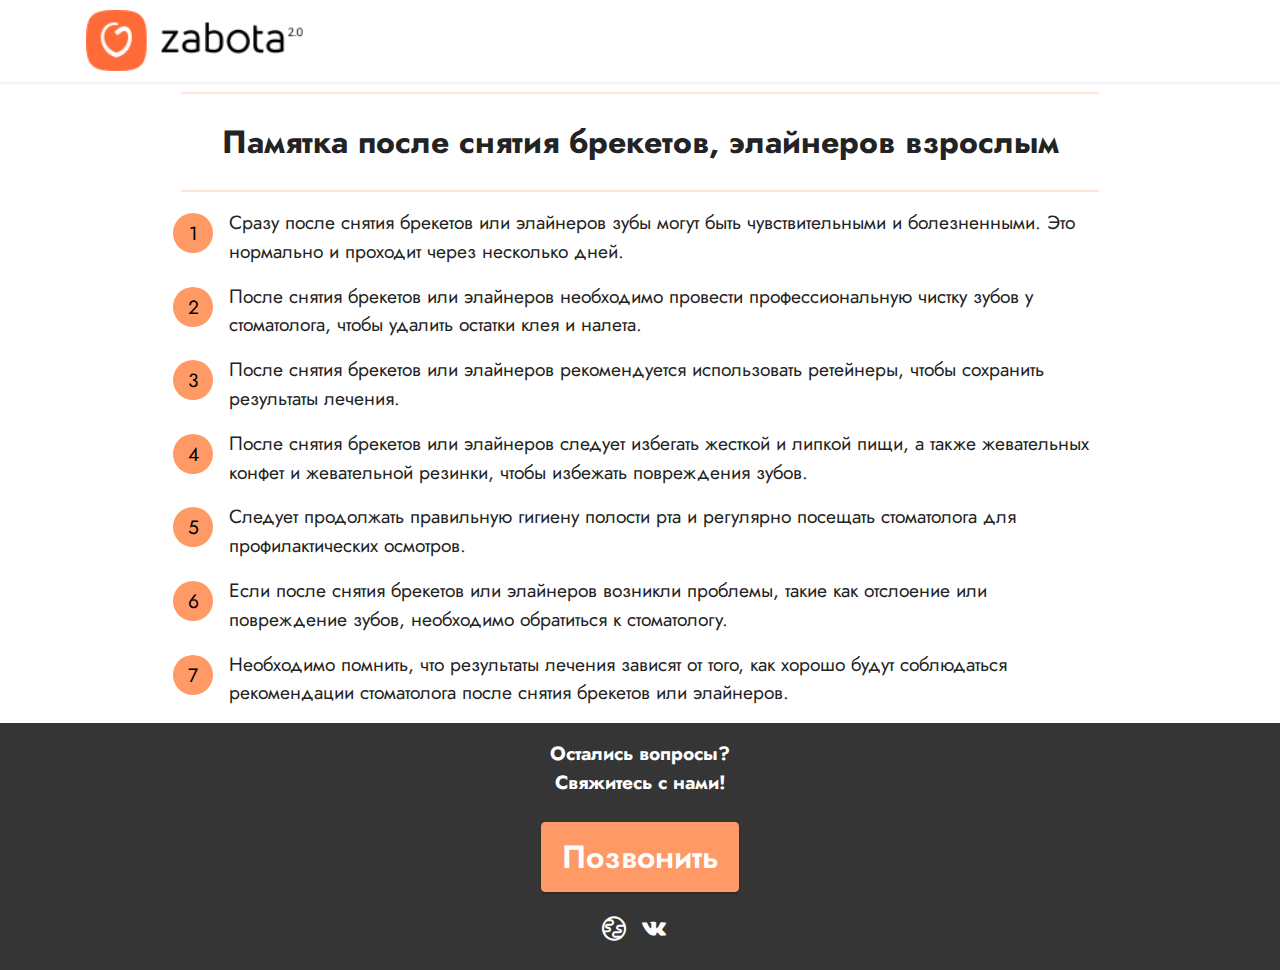
<file: Razdel1/breket_elainer.html>
<!DOCTYPE html>
<html  >
<head>
  
  <meta charset="UTF-8">
  <meta http-equiv="X-UA-Compatible" content="IE=edge">
  
  <meta name="twitter:card" content="summary_large_image"/>
  <meta name="twitter:image:src" content="">
  <meta property="og:image" content="">
  <meta name="twitter:title" content="Памятка после снятия брекетов, элайнеров взрослым">
  <meta name="viewport" content="width=device-width, initial-scale=1, minimum-scale=1">
  <link rel="shortcut icon" href="assets/images/logo-3.png" type="image/x-icon">
  <meta name="description" content="">
  
  
  <title>Памятка после снятия брекетов, элайнеров взрослым</title>
  <link rel="stylesheet" href="assets/web/assets/mobirise-icons2/mobirise2.css">
  <link rel="stylesheet" href="assets/bootstrap/css/bootstrap.min.css">
  <link rel="stylesheet" href="assets/bootstrap/css/bootstrap-grid.min.css">
  <link rel="stylesheet" href="assets/bootstrap/css/bootstrap-reboot.min.css">
  <link rel="stylesheet" href="assets/dropdown/css/style.css">
  <link rel="stylesheet" href="assets/socicon/css/styles.css">
  <link rel="stylesheet" href="assets/theme/css/style.css">
  <link rel="preload" href="https://fonts.googleapis.com/css2?family=Jost:ital,wght@0,400;0,700;1,400;1,700&display=swap&display=swap" as="style" onload="this.onload=null;this.rel='stylesheet'">
  <noscript><link rel="stylesheet" href="https://fonts.googleapis.com/css2?family=Jost:ital,wght@0,400;0,700;1,400;1,700&display=swap&display=swap"></noscript>
  <link rel="preload" as="style" href="assets/mobirise/css/mbr-additional.css"><link rel="stylesheet" href="assets/mobirise/css/mbr-additional.css" type="text/css">
  
  
  
  
</head>
<body>
  
  <section data-bs-version="5.1" class="menu menu2 cid-tArxyNN5Hs" once="menu" id="menu2-u">
    
    <nav class="navbar navbar-dropdown navbar-fixed-top navbar-expand-lg">
        <div class="container">
            <div class="navbar-brand">
                <span class="navbar-logo">
                    
                        <img src="assets/images/logo-3.png" alt="" style="height: 3.8rem;">
                    
                </span>
                
            </div>
            
            
        </div>
    </nav>
</section>

<section data-bs-version="5.1" class="content6 cid-tArxyOdVnp" id="content6-v">
    
    <div class="container">
        <div class="row justify-content-center">
            <div class="col-md-12 col-lg-10">
                <hr class="line">
                <p class="mbr-text align-center mbr-fonts-style my-4 display-5"><strong>Памятка после снятия брекетов, элайнеров взрослым</strong><br></p>
                <hr class="line">
            </div>
        </div>
    </div>
</section>

<section data-bs-version="5.1" class="content9 cid-tArxyOmnQn" id="content9-w">
    

    <div class="container">
        <div class="row justify-content-center">
            <div class="counter-container col-md-12 col-lg-10">
                
                <div class="mbr-text mbr-fonts-style display-7">
                    <ol>
                        <li>Сразу после снятия брекетов или элайнеров зубы могут быть чувствительными и болезненными. Это нормально и проходит через несколько дней.
</li><li>После снятия брекетов или элайнеров необходимо провести профессиональную чистку зубов у стоматолога, чтобы удалить остатки клея и налета.
</li><li>После снятия брекетов или элайнеров рекомендуется использовать ретейнеры, чтобы сохранить результаты лечения.
</li><li>После снятия брекетов или элайнеров следует избегать жесткой и липкой пищи, а также жевательных конфет и жевательной резинки, чтобы избежать повреждения зубов.
</li><li>Следует продолжать правильную гигиену полости рта и регулярно посещать стоматолога для профилактических осмотров.
</li><li>Если после снятия брекетов или элайнеров возникли проблемы, такие как отслоение или повреждение зубов, необходимо обратиться к стоматологу.
</li><li>Необходимо помнить, что результаты лечения зависят от того, как хорошо будут соблюдаться рекомендации стоматолога после снятия брекетов или элайнеров.</li><li>
</li><li>
</li><li>
</li><li>
</li><li>
</li><li>
</li><li><strong>
</strong></li><li><strong>
</strong></li><li><strong>
</strong></li><li><strong>
</strong></li><li><strong>
</strong></li><li><strong>
</strong></li>
                    </ol>
                </div>
            </div>
        </div>
    </div>
</section>

<section data-bs-version="5.1" class="content5 cid-tArxyOCADq" id="content5-x">
    
    <div class="container">
        <div class="row justify-content-center">
            <div class="col-md-12 col-lg-10">
                
                
                <p class="mbr-text mbr-fonts-style display-7"><strong>Остались вопросы?
<br>Свяжитесь с нами!</strong></p>
            </div>
        </div>
    </div>
</section>

<section data-bs-version="5.1" class="info1 cid-tArxyONFn3" id="info1-y">
    

    
    
    <div class="align-center container">
        <div class="row justify-content-center">
            <div class="col-12 col-lg-8">
                
                
                <div class="mbr-section-btn"><a class="btn btn-primary display-5" href="index.html">Позвонить</a></div>
            </div>
        </div>
    </div>
</section>

<section data-bs-version="5.1" class="footer3 cid-tArxyP3gN2" once="footers" id="footer3-z">

    

    

    <div class="container">
        <div class="media-container-row align-center mbr-white">
            
            <div class="row social-row">
                <div class="social-list align-right pb-2">
                    
                    
                    
                    
                    
                    
                <div class="soc-item">
                        
                            <span class="mbr-iconfont mbr-iconfont-social mobi-mbri-globe mobi-mbri"></span>
                        
                    </div><div class="soc-item">
                        
                            <span class="mbr-iconfont mbr-iconfont-social socicon-vkontakte socicon"></span>
                        
                    </div></div>
            </div>
            <div class="row row-copirayt">
                <p class="mbr-text mb-0 mbr-fonts-style mbr-white align-center display-7"></p>
            </div>
        </div>
    </div>
</section>


<script src="assets/bootstrap/js/bootstrap.bundle.min.js"></script>
  <script src="assets/smoothscroll/smooth-scroll.js"></script>
  <script src="assets/ytplayer/index.js"></script>
  <script src="assets/dropdown/js/navbar-dropdown.js"></script>
  <script src="assets/theme/js/script.js"></script>
  
  
  
</body>
</html>
</file>
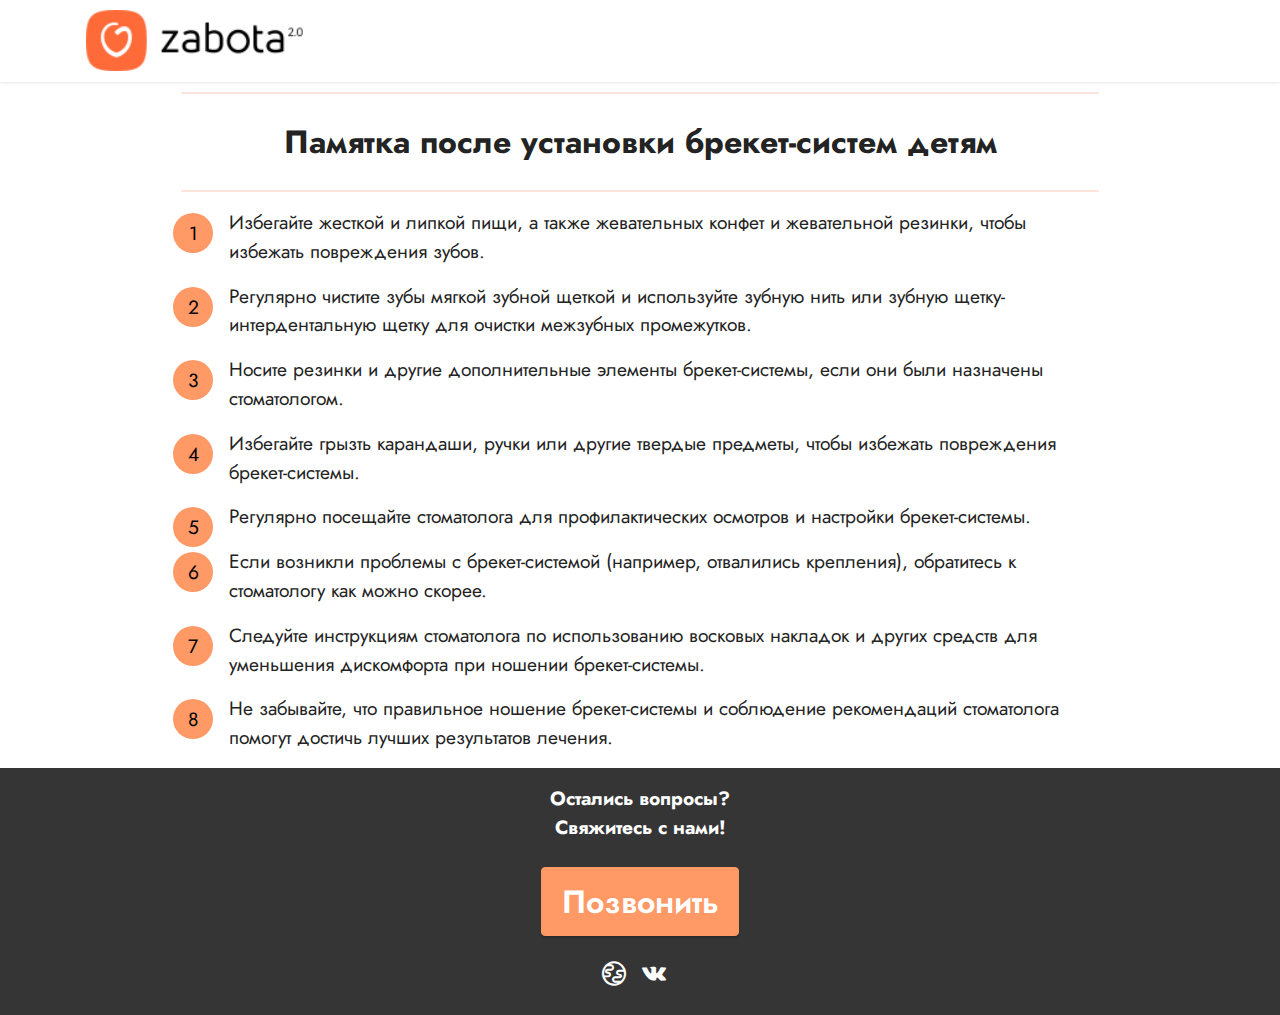
<file: Razdel1/breketsistD.html>
<!DOCTYPE html>
<html  >
<head>
  
  <meta charset="UTF-8">
  <meta http-equiv="X-UA-Compatible" content="IE=edge">
  
  <meta name="twitter:card" content="summary_large_image"/>
  <meta name="twitter:image:src" content="">
  <meta property="og:image" content="">
  <meta name="twitter:title" content="Памятка после установки брекет-систем детям">
  <meta name="viewport" content="width=device-width, initial-scale=1, minimum-scale=1">
  <link rel="shortcut icon" href="assets/images/logo-3.png" type="image/x-icon">
  <meta name="description" content="">
  
  
  <title>Памятка после установки брекет-систем детям</title>
  <link rel="stylesheet" href="assets/web/assets/mobirise-icons2/mobirise2.css">
  <link rel="stylesheet" href="assets/bootstrap/css/bootstrap.min.css">
  <link rel="stylesheet" href="assets/bootstrap/css/bootstrap-grid.min.css">
  <link rel="stylesheet" href="assets/bootstrap/css/bootstrap-reboot.min.css">
  <link rel="stylesheet" href="assets/dropdown/css/style.css">
  <link rel="stylesheet" href="assets/socicon/css/styles.css">
  <link rel="stylesheet" href="assets/theme/css/style.css">
  <link rel="preload" href="https://fonts.googleapis.com/css2?family=Jost:ital,wght@0,400;0,700;1,400;1,700&display=swap&display=swap" as="style" onload="this.onload=null;this.rel='stylesheet'">
  <noscript><link rel="stylesheet" href="https://fonts.googleapis.com/css2?family=Jost:ital,wght@0,400;0,700;1,400;1,700&display=swap&display=swap"></noscript>
  <link rel="preload" as="style" href="assets/mobirise/css/mbr-additional.css"><link rel="stylesheet" href="assets/mobirise/css/mbr-additional.css" type="text/css">
  
  
  
  
</head>
<body>
  
  <section data-bs-version="5.1" class="menu menu2 cid-tAry4NkhJv" once="menu" id="menu2-16">
    
    <nav class="navbar navbar-dropdown navbar-fixed-top navbar-expand-lg">
        <div class="container">
            <div class="navbar-brand">
                <span class="navbar-logo">
                    
                        <img src="assets/images/logo-3.png" alt="" style="height: 3.8rem;">
                    
                </span>
                
            </div>
            
            
        </div>
    </nav>
</section>

<section data-bs-version="5.1" class="content6 cid-tAry4NCPjV" id="content6-17">
    
    <div class="container">
        <div class="row justify-content-center">
            <div class="col-md-12 col-lg-10">
                <hr class="line">
                <p class="mbr-text align-center mbr-fonts-style my-4 display-5"><strong>Памятка после установки брекет-систем детям</strong><br></p>
                <hr class="line">
            </div>
        </div>
    </div>
</section>

<section data-bs-version="5.1" class="content9 cid-tAry4NNcNr" id="content9-18">
    

    <div class="container">
        <div class="row justify-content-center">
            <div class="counter-container col-md-12 col-lg-10">
                
                <div class="mbr-text mbr-fonts-style display-7">
                    <ol>
                        <li>Избегайте жесткой и липкой пищи, а также жевательных конфет и жевательной резинки, чтобы избежать повреждения зубов.
</li><li>Регулярно чистите зубы мягкой зубной щеткой и используйте зубную нить или зубную щетку-интердентальную щетку для очистки межзубных промежутков.
</li><li>Носите резинки и другие дополнительные элементы брекет-системы, если они были назначены стоматологом.
</li><li>Избегайте грызть карандаши, ручки или другие твердые предметы, чтобы избежать повреждения брекет-системы.
</li><li>Регулярно посещайте стоматолога для профилактических осмотров и настройки брекет-системы.
</li><li>Если возникли проблемы с брекет-системой (например, отвалились крепления), обратитесь к стоматологу как можно скорее.
</li><li>Следуйте инструкциям стоматолога по использованию восковых накладок и других средств для уменьшения дискомфорта при ношении брекет-системы.
</li><li>Не забывайте, что правильное ношение брекет-системы и соблюдение рекомендаций стоматолога помогут достичь лучших результатов лечения.</li><li>
</li><li>
</li><li>
</li><li>
</li><li>
</li><li>
</li><li>
</li><li>
</li><li>
</li><li>
</li><li>
</li><li>
</li><li>
</li><li>
</li><li>
</li><li>
</li><li>
</li><li>
</li><li>
</li><li><strong>
</strong></li><li><strong>
</strong></li><li><strong>
</strong></li><li><strong>
</strong></li><li><strong>
</strong></li><li><strong>
</strong></li>
                    </ol>
                </div>
            </div>
        </div>
    </div>
</section>

<section data-bs-version="5.1" class="content5 cid-tAry4NX8Db" id="content5-19">
    
    <div class="container">
        <div class="row justify-content-center">
            <div class="col-md-12 col-lg-10">
                
                
                <p class="mbr-text mbr-fonts-style display-7"><strong>Остались вопросы?
<br>Свяжитесь с нами!</strong></p>
            </div>
        </div>
    </div>
</section>

<section data-bs-version="5.1" class="info1 cid-tAry4O6DDZ" id="info1-1a">
    

    
    
    <div class="align-center container">
        <div class="row justify-content-center">
            <div class="col-12 col-lg-8">
                
                
                <div class="mbr-section-btn"><a class="btn btn-primary display-5" href="index.html">Позвонить</a></div>
            </div>
        </div>
    </div>
</section>

<section data-bs-version="5.1" class="footer3 cid-tAry4OnBDi" once="footers" id="footer3-1b">

    

    

    <div class="container">
        <div class="media-container-row align-center mbr-white">
            
            <div class="row social-row">
                <div class="social-list align-right pb-2">
                    
                    
                    
                    
                    
                    
                <div class="soc-item">
                        
                            <span class="mbr-iconfont mbr-iconfont-social mobi-mbri-globe mobi-mbri"></span>
                        
                    </div><div class="soc-item">
                        
                            <span class="mbr-iconfont mbr-iconfont-social socicon-vkontakte socicon"></span>
                        
                    </div></div>
            </div>
            <div class="row row-copirayt">
                <p class="mbr-text mb-0 mbr-fonts-style mbr-white align-center display-7"></p>
            </div>
        </div>
    </div>
</section>


<script src="assets/bootstrap/js/bootstrap.bundle.min.js"></script>
  <script src="assets/smoothscroll/smooth-scroll.js"></script>
  <script src="assets/ytplayer/index.js"></script>
  <script src="assets/dropdown/js/navbar-dropdown.js"></script>
  <script src="assets/theme/js/script.js"></script>
  
  
  
</body>
</html>
</file>
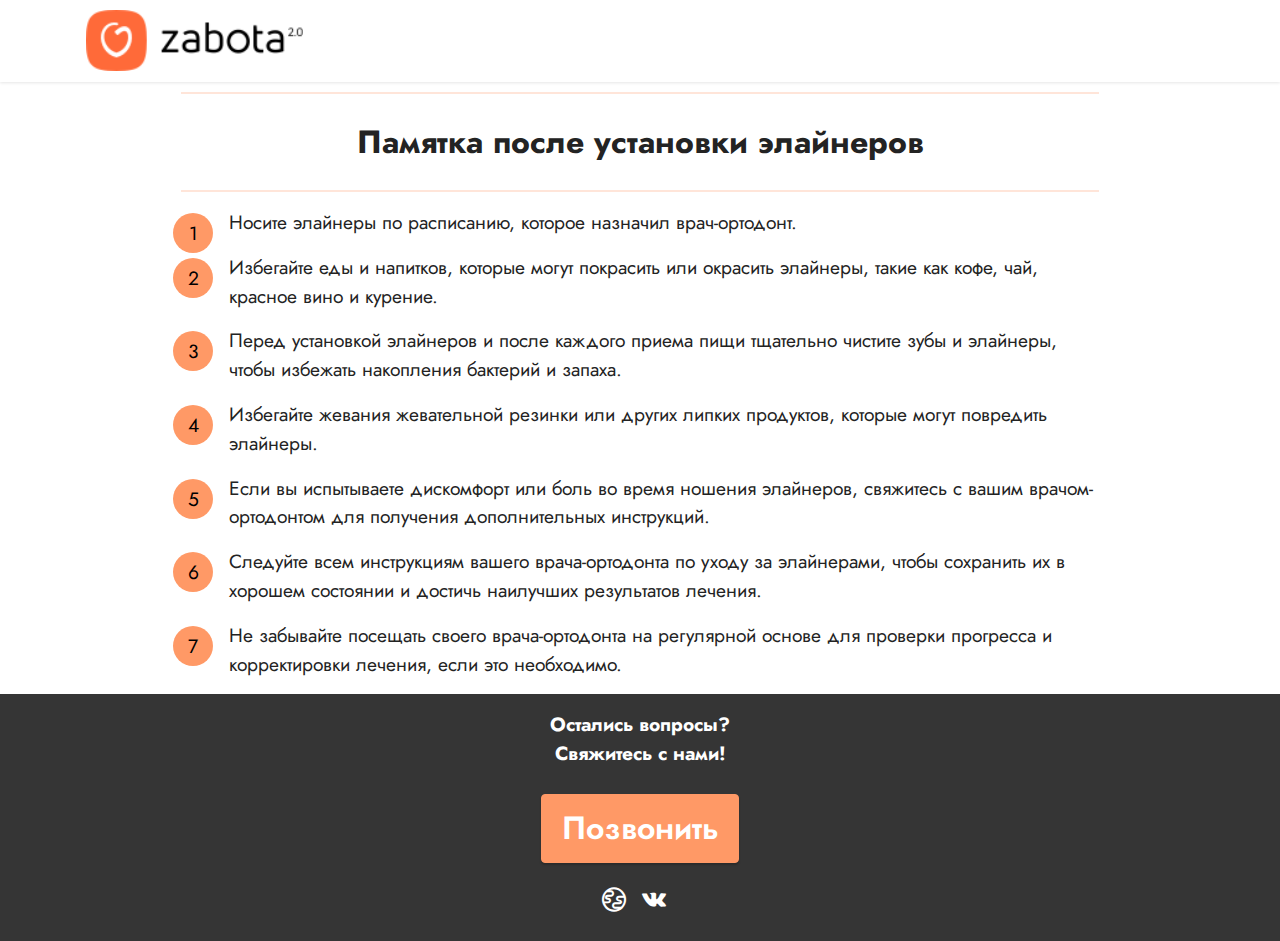
<file: Razdel1/elaineri.html>
<!DOCTYPE html>
<html  >
<head>
  
  <meta charset="UTF-8">
  <meta http-equiv="X-UA-Compatible" content="IE=edge">
  
  <meta name="twitter:card" content="summary_large_image"/>
  <meta name="twitter:image:src" content="">
  <meta property="og:image" content="">
  <meta name="twitter:title" content="Памятка после установки элайнеров">
  <meta name="viewport" content="width=device-width, initial-scale=1, minimum-scale=1">
  <link rel="shortcut icon" href="assets/images/logo-3.png" type="image/x-icon">
  <meta name="description" content="">
  
  
  <title>Памятка после установки элайнеров</title>
  <link rel="stylesheet" href="assets/web/assets/mobirise-icons2/mobirise2.css">
  <link rel="stylesheet" href="assets/bootstrap/css/bootstrap.min.css">
  <link rel="stylesheet" href="assets/bootstrap/css/bootstrap-grid.min.css">
  <link rel="stylesheet" href="assets/bootstrap/css/bootstrap-reboot.min.css">
  <link rel="stylesheet" href="assets/dropdown/css/style.css">
  <link rel="stylesheet" href="assets/socicon/css/styles.css">
  <link rel="stylesheet" href="assets/theme/css/style.css">
  <link rel="preload" href="https://fonts.googleapis.com/css2?family=Jost:ital,wght@0,400;0,700;1,400;1,700&display=swap&display=swap" as="style" onload="this.onload=null;this.rel='stylesheet'">
  <noscript><link rel="stylesheet" href="https://fonts.googleapis.com/css2?family=Jost:ital,wght@0,400;0,700;1,400;1,700&display=swap&display=swap"></noscript>
  <link rel="preload" as="style" href="assets/mobirise/css/mbr-additional.css"><link rel="stylesheet" href="assets/mobirise/css/mbr-additional.css" type="text/css">
  
  
  
  
</head>
<body>
  
  <section data-bs-version="5.1" class="menu menu2 cid-tArwkLhsou" once="menu" id="menu2-o">
    
    <nav class="navbar navbar-dropdown navbar-fixed-top navbar-expand-lg">
        <div class="container">
            <div class="navbar-brand">
                <span class="navbar-logo">
                    
                        <img src="assets/images/logo-3.png" alt="" style="height: 3.8rem;">
                    
                </span>
                
            </div>
            
            
        </div>
    </nav>
</section>

<section data-bs-version="5.1" class="content6 cid-tArwkLBXaN" id="content6-p">
    
    <div class="container">
        <div class="row justify-content-center">
            <div class="col-md-12 col-lg-10">
                <hr class="line">
                <p class="mbr-text align-center mbr-fonts-style my-4 display-5"><strong>Памятка после установки элайнеров</strong><br></p>
                <hr class="line">
            </div>
        </div>
    </div>
</section>

<section data-bs-version="5.1" class="content9 cid-tArwkLJwJL" id="content9-q">
    

    <div class="container">
        <div class="row justify-content-center">
            <div class="counter-container col-md-12 col-lg-10">
                
                <div class="mbr-text mbr-fonts-style display-7">
                    <ol>
                        <li>Носите элайнеры по расписанию, которое назначил врач-ортодонт.
</li><li>Избегайте еды и напитков, которые могут покрасить или окрасить элайнеры, такие как кофе, чай, красное вино и курение.
</li><li>Перед установкой элайнеров и после каждого приема пищи тщательно чистите зубы и элайнеры, чтобы избежать накопления бактерий и запаха.
</li><li>Избегайте жевания жевательной резинки или других липких продуктов, которые могут повредить элайнеры.
</li><li>Если вы испытываете дискомфорт или боль во время ношения элайнеров, свяжитесь с вашим врачом-ортодонтом для получения дополнительных инструкций.
</li><li>Следуйте всем инструкциям вашего врача-ортодонта по уходу за элайнерами, чтобы сохранить их в хорошем состоянии и достичь наилучших результатов лечения.
</li><li>Не забывайте посещать своего врача-ортодонта на регулярной основе для проверки прогресса и корректировки лечения, если это необходимо.</li><li><strong>
</strong></li><li><strong>
</strong></li><li><strong>
</strong></li><li><strong>
</strong></li><li><strong>
</strong></li><li><strong>
</strong></li>
                    </ol>
                </div>
            </div>
        </div>
    </div>
</section>

<section data-bs-version="5.1" class="content5 cid-tArwkLYSAB" id="content5-r">
    
    <div class="container">
        <div class="row justify-content-center">
            <div class="col-md-12 col-lg-10">
                
                
                <p class="mbr-text mbr-fonts-style display-7"><strong>Остались вопросы?
<br>Свяжитесь с нами!</strong></p>
            </div>
        </div>
    </div>
</section>

<section data-bs-version="5.1" class="info1 cid-tArwkM8kYy" id="info1-s">
    

    
    
    <div class="align-center container">
        <div class="row justify-content-center">
            <div class="col-12 col-lg-8">
                
                
                <div class="mbr-section-btn"><a class="btn btn-primary display-5" href="index.html">Позвонить</a></div>
            </div>
        </div>
    </div>
</section>

<section data-bs-version="5.1" class="footer3 cid-tArwkMm4cC" once="footers" id="footer3-t">

    

    

    <div class="container">
        <div class="media-container-row align-center mbr-white">
            
            <div class="row social-row">
                <div class="social-list align-right pb-2">
                    
                    
                    
                    
                    
                    
                <div class="soc-item">
                        
                            <span class="mbr-iconfont mbr-iconfont-social mobi-mbri-globe mobi-mbri"></span>
                        
                    </div><div class="soc-item">
                        
                            <span class="mbr-iconfont mbr-iconfont-social socicon-vkontakte socicon"></span>
                        
                    </div></div>
            </div>
            <div class="row row-copirayt">
                <p class="mbr-text mb-0 mbr-fonts-style mbr-white align-center display-7"></p>
            </div>
        </div>
    </div>
</section>


<script src="assets/bootstrap/js/bootstrap.bundle.min.js"></script>
  <script src="assets/smoothscroll/smooth-scroll.js"></script>
  <script src="assets/ytplayer/index.js"></script>
  <script src="assets/dropdown/js/navbar-dropdown.js"></script>
  <script src="assets/theme/js/script.js"></script>
  
  
  
</body>
</html>
</file>
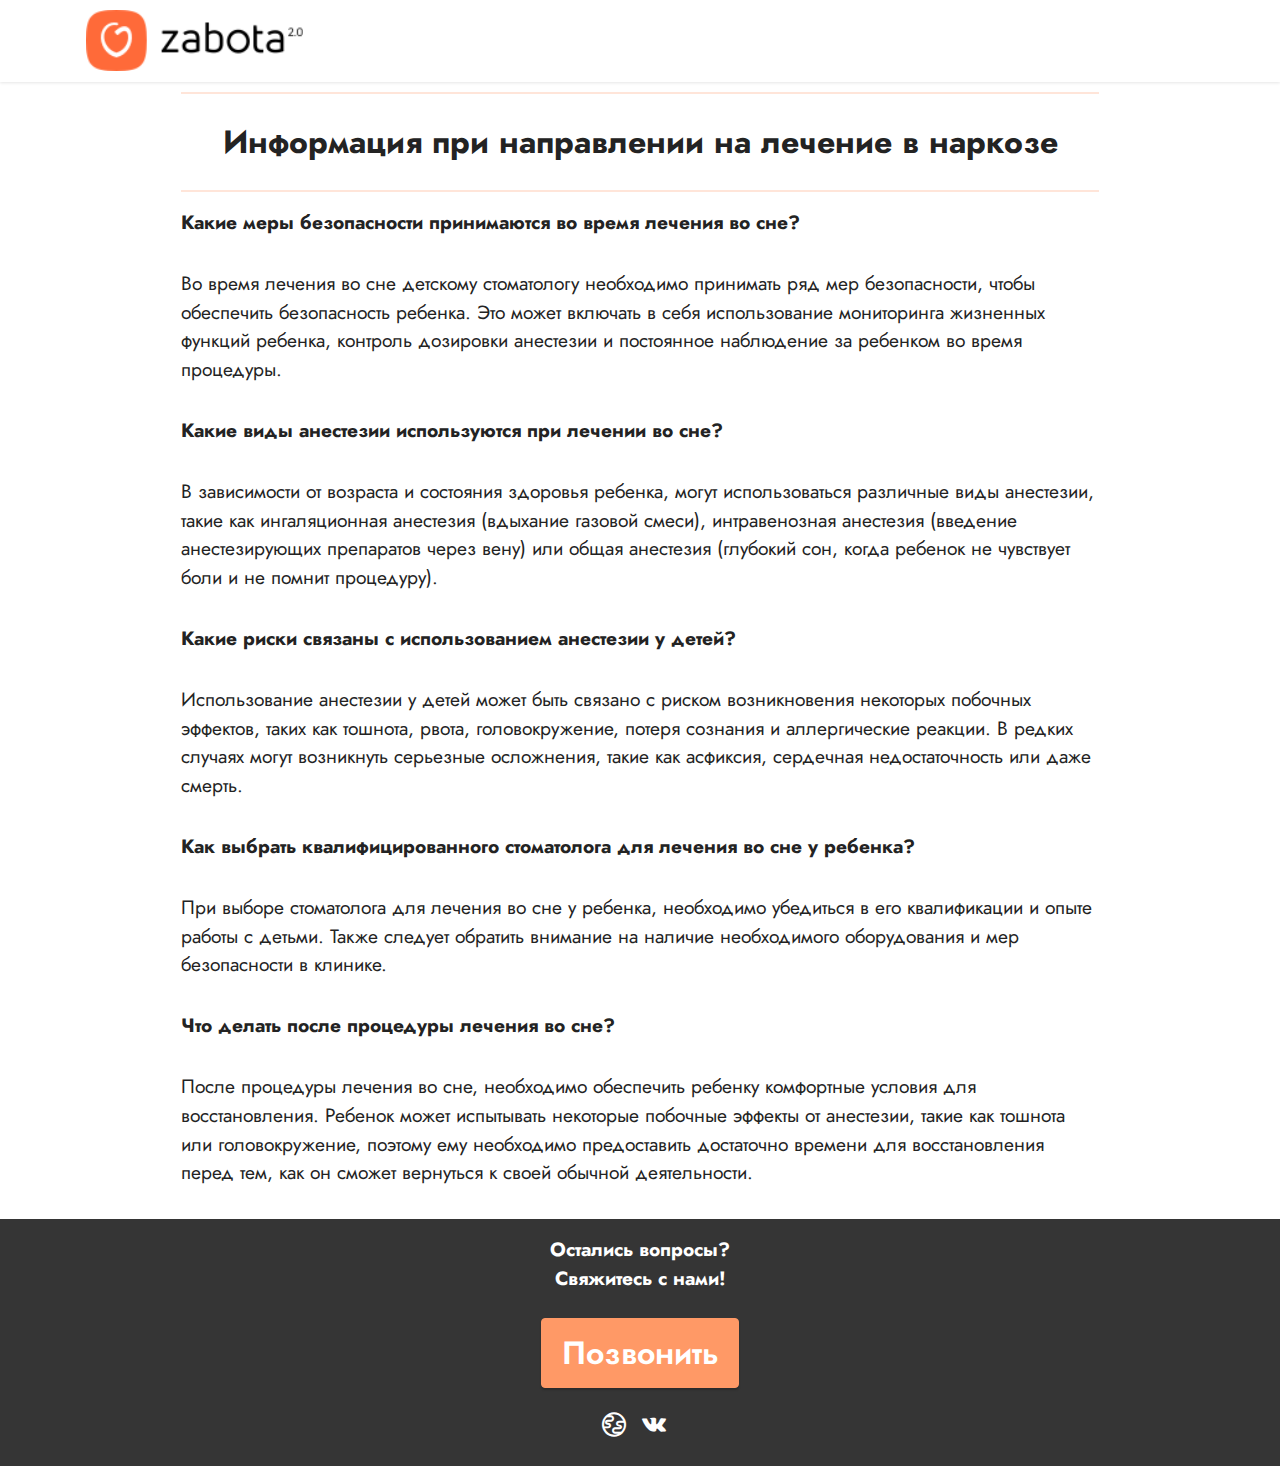
<file: Razdel1/inf_narkoz.html>
<!DOCTYPE html>
<html  >
<head>
  
  <meta charset="UTF-8">
  <meta http-equiv="X-UA-Compatible" content="IE=edge">
  
  <meta name="twitter:card" content="summary_large_image"/>
  <meta name="twitter:image:src" content="">
  <meta property="og:image" content="">
  <meta name="twitter:title" content="Информация при направлении на лечение в наркозе">
  <meta name="viewport" content="width=device-width, initial-scale=1, minimum-scale=1">
  <link rel="shortcut icon" href="assets/images/logo-3.png" type="image/x-icon">
  <meta name="description" content="">
  
  
  <title>Информация при направлении на лечение в наркозе</title>
  <link rel="stylesheet" href="assets/web/assets/mobirise-icons2/mobirise2.css">
  <link rel="stylesheet" href="assets/bootstrap/css/bootstrap.min.css">
  <link rel="stylesheet" href="assets/bootstrap/css/bootstrap-grid.min.css">
  <link rel="stylesheet" href="assets/bootstrap/css/bootstrap-reboot.min.css">
  <link rel="stylesheet" href="assets/dropdown/css/style.css">
  <link rel="stylesheet" href="assets/socicon/css/styles.css">
  <link rel="stylesheet" href="assets/theme/css/style.css">
  <link rel="preload" href="https://fonts.googleapis.com/css2?family=Jost:ital,wght@0,400;0,700;1,400;1,700&display=swap&display=swap" as="style" onload="this.onload=null;this.rel='stylesheet'">
  <noscript><link rel="stylesheet" href="https://fonts.googleapis.com/css2?family=Jost:ital,wght@0,400;0,700;1,400;1,700&display=swap&display=swap"></noscript>
  <link rel="preload" as="style" href="assets/mobirise/css/mbr-additional.css"><link rel="stylesheet" href="assets/mobirise/css/mbr-additional.css" type="text/css">
  
  
  
  
</head>
<body>
  
  <section data-bs-version="5.1" class="menu menu2 cid-tArJdxxxrH" once="menu" id="menu2-20">
    
    <nav class="navbar navbar-dropdown navbar-fixed-top navbar-expand-lg">
        <div class="container">
            <div class="navbar-brand">
                <span class="navbar-logo">
                    
                        <img src="assets/images/logo-3.png" alt="" style="height: 3.8rem;">
                    
                </span>
                
            </div>
            
            
        </div>
    </nav>
</section>

<section data-bs-version="5.1" class="content6 cid-tArJdxPav7" id="content6-21">
    
    <div class="container">
        <div class="row justify-content-center">
            <div class="col-md-12 col-lg-10">
                <hr class="line">
                <p class="mbr-text align-center mbr-fonts-style my-4 display-5"><strong>Информация при направлении на лечение в наркозе</strong><br></p>
                <hr class="line">
            </div>
        </div>
    </div>
</section>

<section data-bs-version="5.1" class="content5 cid-tArJgWwjkt" id="content5-27">
    
    <div class="container">
        <div class="row justify-content-center">
            <div class="col-md-12 col-lg-10">
                
                <h4 class="mbr-section-subtitle mbr-fonts-style mb-4 display-7"><strong>Какие меры безопасности принимаются во время лечения во сне?</strong></h4>
                <p class="mbr-text mbr-fonts-style display-7">Во время лечения во сне детскому стоматологу необходимо принимать ряд мер безопасности, чтобы обеспечить безопасность ребенка. Это может включать в себя использование мониторинга жизненных функций ребенка, контроль дозировки анестезии и постоянное наблюдение за ребенком во время процедуры.&nbsp;<br></p>
            </div>
        </div>
    </div>
</section>

<section data-bs-version="5.1" class="content5 cid-tArJFTSmry" id="content5-28">
    
    <div class="container">
        <div class="row justify-content-center">
            <div class="col-md-12 col-lg-10">
                
                <h4 class="mbr-section-subtitle mbr-fonts-style mb-4 display-7"><strong>Какие виды анестезии используются при лечении во сне?</strong></h4>
                <p class="mbr-text mbr-fonts-style display-7">
                    В зависимости от возраста и состояния здоровья ребенка, могут использоваться различные виды анестезии, такие как ингаляционная анестезия (вдыхание газовой смеси), интравенозная анестезия (введение анестезирующих препаратов через вену) или общая анестезия (глубокий сон, когда ребенок не чувствует боли и не помнит процедуру).</p>
            </div>
        </div>
    </div>
</section>

<section data-bs-version="5.1" class="content5 cid-tArJKDUX7H" id="content5-29">
    
    <div class="container">
        <div class="row justify-content-center">
            <div class="col-md-12 col-lg-10">
                
                <h4 class="mbr-section-subtitle mbr-fonts-style mb-4 display-7"><strong>Какие риски связаны с использованием анестезии у детей?</strong></h4>
                <p class="mbr-text mbr-fonts-style display-7">
                    Использование анестезии у детей может быть связано с риском возникновения некоторых побочных эффектов, таких как тошнота, рвота, головокружение, потеря сознания и аллергические реакции. В редких случаях могут возникнуть серьезные осложнения, такие как асфиксия, сердечная недостаточность или даже смерть.</p>
            </div>
        </div>
    </div>
</section>

<section data-bs-version="5.1" class="content5 cid-tArJQIjxje" id="content5-2b">
    
    <div class="container">
        <div class="row justify-content-center">
            <div class="col-md-12 col-lg-10">
                
                <h4 class="mbr-section-subtitle mbr-fonts-style mb-4 display-7"><strong>Как выбрать квалифицированного стоматолога для лечения во сне у ребенка?</strong></h4>
                <p class="mbr-text mbr-fonts-style display-7">
                    При выборе стоматолога для лечения во сне у ребенка, необходимо убедиться в его квалификации и опыте работы с детьми. Также следует обратить внимание на наличие необходимого оборудования и мер безопасности в клинике.</p>
            </div>
        </div>
    </div>
</section>

<section data-bs-version="5.1" class="content5 cid-tArJQhmhvZ" id="content5-2a">
    
    <div class="container">
        <div class="row justify-content-center">
            <div class="col-md-12 col-lg-10">
                
                <h4 class="mbr-section-subtitle mbr-fonts-style mb-4 display-7"><strong>Что делать после процедуры лечения во сне?</strong></h4>
                <p class="mbr-text mbr-fonts-style display-7">
                    После процедуры лечения во сне, необходимо обеспечить ребенку комфортные условия для восстановления. Ребенок может испытывать некоторые побочные эффекты от анестезии, такие как тошнота или головокружение, поэтому ему необходимо предоставить достаточно времени для восстановления перед тем, как он сможет вернуться к своей обычной деятельности.</p>
            </div>
        </div>
    </div>
</section>

<section data-bs-version="5.1" class="content5 cid-tArJdyeuhk" id="content5-24">
    
    <div class="container">
        <div class="row justify-content-center">
            <div class="col-md-12 col-lg-10">
                
                
                <p class="mbr-text mbr-fonts-style display-7"><strong>Остались вопросы?
<br>Свяжитесь с нами!</strong></p>
            </div>
        </div>
    </div>
</section>

<section data-bs-version="5.1" class="info1 cid-tArJdyoFYE" id="info1-25">
    

    
    
    <div class="align-center container">
        <div class="row justify-content-center">
            <div class="col-12 col-lg-8">
                
                
                <div class="mbr-section-btn"><a class="btn btn-primary display-5" href="index.html">Позвонить</a></div>
            </div>
        </div>
    </div>
</section>

<section data-bs-version="5.1" class="footer3 cid-tArJdyzFqr" once="footers" id="footer3-26">

    

    

    <div class="container">
        <div class="media-container-row align-center mbr-white">
            
            <div class="row social-row">
                <div class="social-list align-right pb-2">
                    
                    
                    
                    
                    
                    
                <div class="soc-item">
                        
                            <span class="mbr-iconfont mbr-iconfont-social mobi-mbri-globe mobi-mbri"></span>
                        
                    </div><div class="soc-item">
                        
                            <span class="mbr-iconfont mbr-iconfont-social socicon-vkontakte socicon"></span>
                        
                    </div></div>
            </div>
            <div class="row row-copirayt">
                <p class="mbr-text mb-0 mbr-fonts-style mbr-white align-center display-7"></p>
            </div>
        </div>
    </div>
</section>


<script src="assets/bootstrap/js/bootstrap.bundle.min.js"></script>
  <script src="assets/smoothscroll/smooth-scroll.js"></script>
  <script src="assets/ytplayer/index.js"></script>
  <script src="assets/dropdown/js/navbar-dropdown.js"></script>
  <script src="assets/theme/js/script.js"></script>
  
  
  
</body>
</html>
</file>
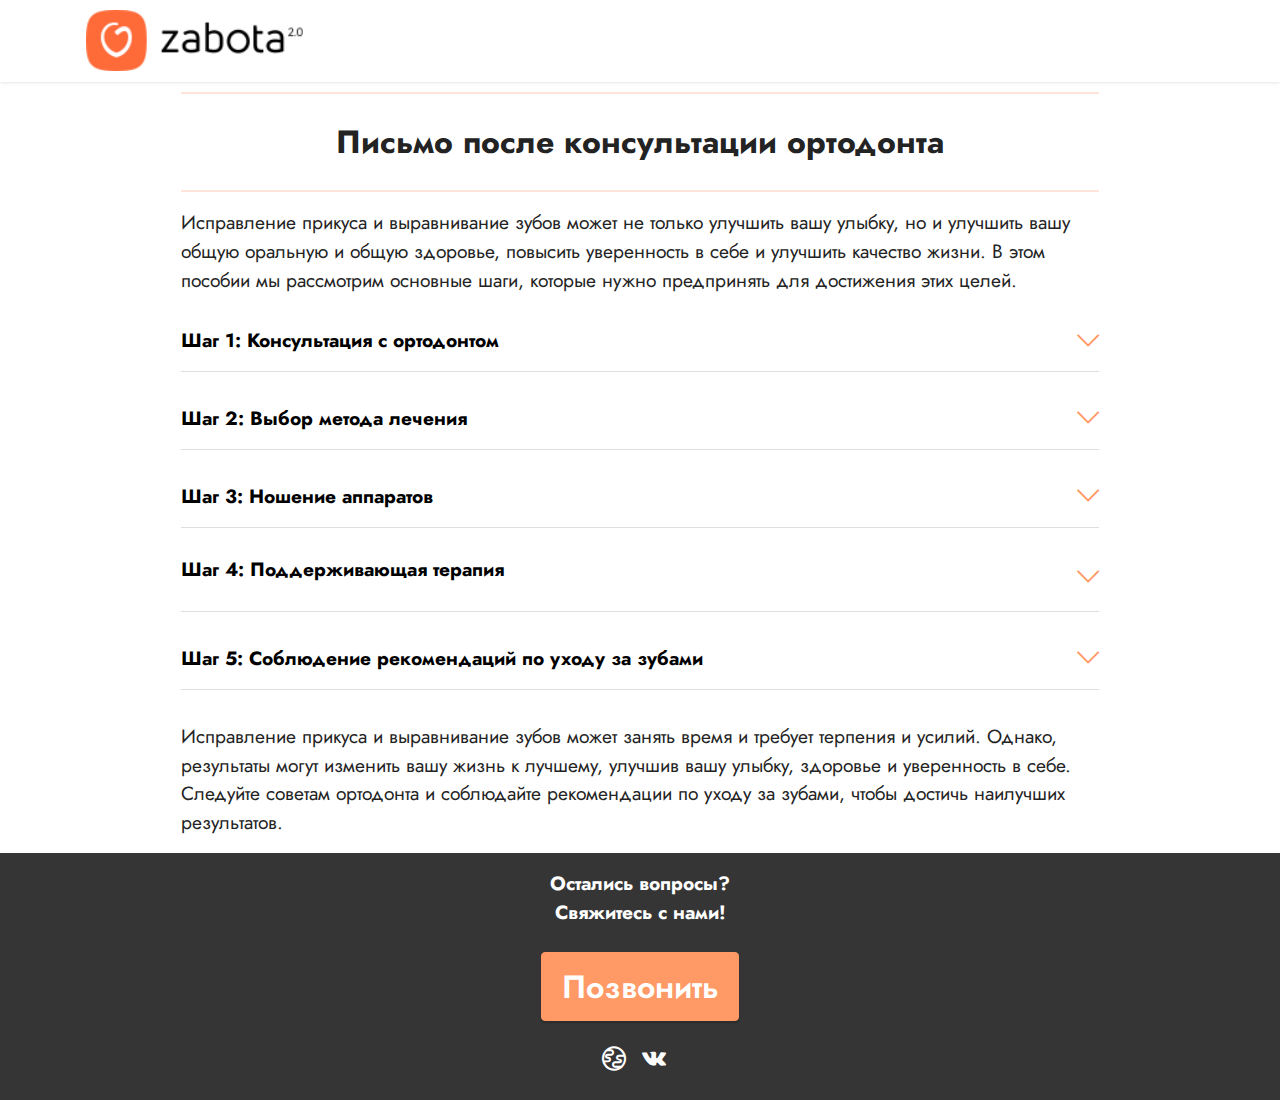
<file: Razdel1/k_ortodont.html>
<!DOCTYPE html>
<html  >
<head>
  
  <meta charset="UTF-8">
  <meta http-equiv="X-UA-Compatible" content="IE=edge">
  
  <meta name="twitter:card" content="summary_large_image"/>
  <meta name="twitter:image:src" content="">
  <meta property="og:image" content="">
  <meta name="twitter:title" content="Письмо после консультации ортодонта">
  <meta name="viewport" content="width=device-width, initial-scale=1, minimum-scale=1">
  <link rel="shortcut icon" href="assets/images/logo-3.png" type="image/x-icon">
  <meta name="description" content="">
  
  
  <title>Письмо после консультации ортодонта</title>
  <link rel="stylesheet" href="assets/web/assets/mobirise-icons2/mobirise2.css">
  <link rel="stylesheet" href="assets/web/assets/mobirise-icons/mobirise-icons.css">
  <link rel="stylesheet" href="assets/bootstrap/css/bootstrap.min.css">
  <link rel="stylesheet" href="assets/bootstrap/css/bootstrap-grid.min.css">
  <link rel="stylesheet" href="assets/bootstrap/css/bootstrap-reboot.min.css">
  <link rel="stylesheet" href="assets/dropdown/css/style.css">
  <link rel="stylesheet" href="assets/socicon/css/styles.css">
  <link rel="stylesheet" href="assets/theme/css/style.css">
  <link rel="preload" href="https://fonts.googleapis.com/css2?family=Jost:ital,wght@0,400;0,700;1,400;1,700&display=swap&display=swap" as="style" onload="this.onload=null;this.rel='stylesheet'">
  <noscript><link rel="stylesheet" href="https://fonts.googleapis.com/css2?family=Jost:ital,wght@0,400;0,700;1,400;1,700&display=swap&display=swap"></noscript>
  <link rel="preload" as="style" href="assets/mobirise/css/mbr-additional.css"><link rel="stylesheet" href="assets/mobirise/css/mbr-additional.css" type="text/css">
  
  
  
  
</head>
<body>
  
  <section data-bs-version="5.1" class="menu menu2 cid-tAryvtZ9OG" once="menu" id="menu2-1c">
    
    <nav class="navbar navbar-dropdown navbar-fixed-top navbar-expand-lg">
        <div class="container">
            <div class="navbar-brand">
                <span class="navbar-logo">
                    
                        <img src="assets/images/logo-3.png" alt="" style="height: 3.8rem;">
                    
                </span>
                
            </div>
            
            
        </div>
    </nav>
</section>

<section data-bs-version="5.1" class="content6 cid-tAryvujHq5" id="content6-1d">
    
    <div class="container">
        <div class="row justify-content-center">
            <div class="col-md-12 col-lg-10">
                <hr class="line">
                <p class="mbr-text align-center mbr-fonts-style my-4 display-5"><strong>Письмо после консультации ортодонта</strong><br></p>
                <hr class="line">
            </div>
        </div>
    </div>
</section>

<section data-bs-version="5.1" class="content5 cid-tAryzSmbrg" id="content5-1i">
    
    <div class="container">
        <div class="row justify-content-center">
            <div class="col-md-12 col-lg-10">
                
                
                <p class="mbr-text mbr-fonts-style display-7">
                    Исправление прикуса и выравнивание зубов может не только улучшить вашу улыбку, но и улучшить вашу общую оральную и общую здоровье, повысить уверенность в себе и улучшить качество жизни. В этом пособии мы рассмотрим основные шаги, которые нужно предпринять для достижения этих целей.</p>
            </div>
        </div>
    </div>
</section>

<section data-bs-version="5.1" class="content17 cid-tAryBpkMkO" id="content17-1j">

    

    
    
    
    <div class="container">
        
            <div class="row justify-content-center">
                <div class="col-12 col-md-10">
                    
                    
                    <div id="bootstrap-toggle" class="toggle-panel accordionStyles tab-content">
                        <div class="card mb-3">
                            <div class="card-header" role="tab" id="headingOne">
                                <a role="button" class="collapsed panel-title text-black" data-toggle="collapse" data-bs-toggle="collapse" data-core="" href="#collapse1_51" aria-expanded="false" aria-controls="collapse1">
                                    <h6 class="panel-title-edit mbr-fonts-style mb-0 display-7"><strong>Шаг 1: Консультация с ортодонтом</strong></h6>
                                    <span class="sign mbr-iconfont mbri-arrow-down"></span>
                                </a>
                            </div>
                            <div id="collapse1_51" class="panel-collapse noScroll collapse" role="tabpanel" aria-labelledby="headingOne">
                                <div class="panel-body">
                                    <p class="mbr-fonts-style panel-text display-7">Первый шаг к исправлению прикуса и выравниванию зубов - это консультация с ортодонтом. Он проведет осмотр вашего рта и сделает рентгеновские снимки, чтобы определить состояние вашего прикуса и зубов. На основе этой информации он предложит вам подходящий план лечения.</p>
                                </div>
                            </div>
                        </div>
                        <div class="card mb-3">
                            <div class="card-header" role="tab" id="headingTwo">
                                <a role="button" class="collapsed panel-title text-black" data-toggle="collapse" data-bs-toggle="collapse" data-core="" href="#collapse2_51" aria-expanded="false" aria-controls="collapse2">
                                    <h6 class="panel-title-edit mbr-fonts-style mb-0 display-7"><strong>Шаг 2: Выбор метода лечения</strong></h6>
                                    <span class="sign mbr-iconfont mbri-arrow-down"></span>
                                </a>

                            </div>
                            <div id="collapse2_51" class="panel-collapse noScroll collapse" role="tabpanel" aria-labelledby="headingTwo">
                                <div class="panel-body">
                                    <p class="mbr-fonts-style panel-text display-7">Существует несколько методов лечения прикуса и выравнивания зубов. Некоторые из них включают носимые аппараты, такие как брекеты или прозрачные выравнивающие капы, в то время как другие могут включать хирургические процедуры. Выбор метода лечения будет зависеть от вашего индивидуального случая и совета ортодонта.</p>
                                </div>
                            </div>
                        </div>
                        <div class="card mb-3">
                            <div class="card-header" role="tab" id="headingThree">
                                <a role="button" class="collapsed panel-title text-black" data-toggle="collapse" data-bs-toggle="collapse" data-core="" href="#collapse3_51" aria-expanded="false" aria-controls="collapse3">
                                    <h6 class="panel-title-edit mbr-fonts-style mb-0 display-7"><strong>Шаг 3: Ношение аппаратов</strong></h6>
                                    <span class="sign mbr-iconfont mbri-arrow-down"></span>
                                </a>
                            </div>
                            <div id="collapse3_51" class="panel-collapse noScroll collapse" role="tabpanel" aria-labelledby="headingThree">
                                <div class="panel-body">
                                    <p class="mbr-fonts-style panel-text display-7">Если ваш ортодонт рекомендует носить брекеты или прозрачные выравнивающие капы, вам нужно будет следовать его инструкциям по ношению. Это может включать ношение их на протяжении нескольких месяцев или даже лет. Важно следовать инструкциям ортодонта, чтобы достичь наилучших результатов.</p>
                                </div>
                            </div>
                        </div>
                        <div class="card mb-3">
                            <div class="card-header" role="tab" id="headingThree">
                                <a role="button" class="collapsed panel-title text-black" data-toggle="collapse" data-bs-toggle="collapse" data-core="" href="#collapse4_51" aria-expanded="false" aria-controls="collapse4">
                                    <h6 class="panel-title-edit mbr-fonts-style mb-0 display-7"><p><strong>Шаг 4: Поддерживающая терапия</strong></p></h6>
                                    <span class="sign mbr-iconfont mbri-arrow-down"></span>
                                </a>
                            </div>
                            <div id="collapse4_51" class="panel-collapse noScroll collapse" role="tabpanel" aria-labelledby="headingThree">
                                <div class="panel-body">
                                    <p class="mbr-fonts-style panel-text display-7">
                                       После завершения лечения прикуса и выравнивания зубов, вам может потребоваться поддерживающая терапия, чтобы сохранить результаты. Это может включать ношение ретейнеров или регулярные визиты к ортодонту для проверки состояния вашего прикуса и зубов.</p>
                                </div>
                            </div>
                        </div>
                        <div class="card mb-3">
                            <div class="card-header" role="tab" id="headingThree">
                                <a role="button" class="collapsed panel-title text-black" data-toggle="collapse" data-bs-toggle="collapse" data-core="" href="#collapse5_51" aria-expanded="false" aria-controls="collapse5">
                                   <h6 class="panel-title-edit mbr-fonts-style mb-0 display-7"><strong>Шаг 5: Соблюдение рекомендаций по уходу за зубами</strong></h6>
                                        <span class="mbr-iconfont mobi-mbri-arrow-down mobi-mbri"></span>
                                </a>
                            </div>
                            <div id="collapse5_51" class="panel-collapse noScroll collapse" role="tabpanel" aria-labelledby="headingThree">
                                <div class="panel-body">
                                    <p class="mbr-fonts-style panel-text display-7">
                                       Важно соблюдать рекомендации по уходу за зубами, чтобы сохранить здоровье вашего рта и предотвратить повторное возникновение проблем с прикусом и выравниванием зубов. Это может включать регулярную чистку зубов, использование зубной нити и межзубных щеток, а также ограничение потребления сладких и кислых продуктов.</p>
                                </div>
                            </div>
                        </div>
                        
                    </div>
                </div>
            </div>
        </div>
</section>

<section data-bs-version="5.1" class="content5 cid-tArz2nzjth" id="content5-1k">
    
    <div class="container">
        <div class="row justify-content-center">
            <div class="col-md-12 col-lg-10">
                
                
                <p class="mbr-text mbr-fonts-style display-7">Исправление прикуса и выравнивание зубов может занять время и требует терпения и усилий. Однако, результаты могут изменить вашу жизнь к лучшему, улучшив вашу улыбку, здоровье и уверенность в себе. Следуйте советам ортодонта и соблюдайте рекомендации по уходу за зубами, чтобы достичь наилучших результатов.&nbsp;<br></p>
            </div>
        </div>
    </div>
</section>

<section data-bs-version="5.1" class="content5 cid-tAryvuFquq" id="content5-1f">
    
    <div class="container">
        <div class="row justify-content-center">
            <div class="col-md-12 col-lg-10">
                
                
                <p class="mbr-text mbr-fonts-style display-7"><strong>Остались вопросы?
<br>Свяжитесь с нами!</strong></p>
            </div>
        </div>
    </div>
</section>

<section data-bs-version="5.1" class="info1 cid-tAryvuRrd1" id="info1-1g">
    

    
    
    <div class="align-center container">
        <div class="row justify-content-center">
            <div class="col-12 col-lg-8">
                
                
                <div class="mbr-section-btn"><a class="btn btn-primary display-5" href="index.html">Позвонить</a></div>
            </div>
        </div>
    </div>
</section>

<section data-bs-version="5.1" class="footer3 cid-tAryvv61Yl" once="footers" id="footer3-1h">

    

    

    <div class="container">
        <div class="media-container-row align-center mbr-white">
            
            <div class="row social-row">
                <div class="social-list align-right pb-2">
                    
                    
                    
                    
                    
                    
                <div class="soc-item">
                        
                            <span class="mbr-iconfont mbr-iconfont-social mobi-mbri-globe mobi-mbri"></span>
                        
                    </div><div class="soc-item">
                        
                            <span class="mbr-iconfont mbr-iconfont-social socicon-vkontakte socicon"></span>
                        
                    </div></div>
            </div>
            <div class="row row-copirayt">
                <p class="mbr-text mb-0 mbr-fonts-style mbr-white align-center display-7"></p>
            </div>
        </div>
    </div>
</section>


<script src="assets/bootstrap/js/bootstrap.bundle.min.js"></script>
  <script src="assets/smoothscroll/smooth-scroll.js"></script>
  <script src="assets/ytplayer/index.js"></script>
  <script src="assets/dropdown/js/navbar-dropdown.js"></script>
  <script src="assets/mbr-switch-arrow/mbr-switch-arrow.js"></script>
  <script src="assets/theme/js/script.js"></script>
  
  
  
</body>
</html>
</file>
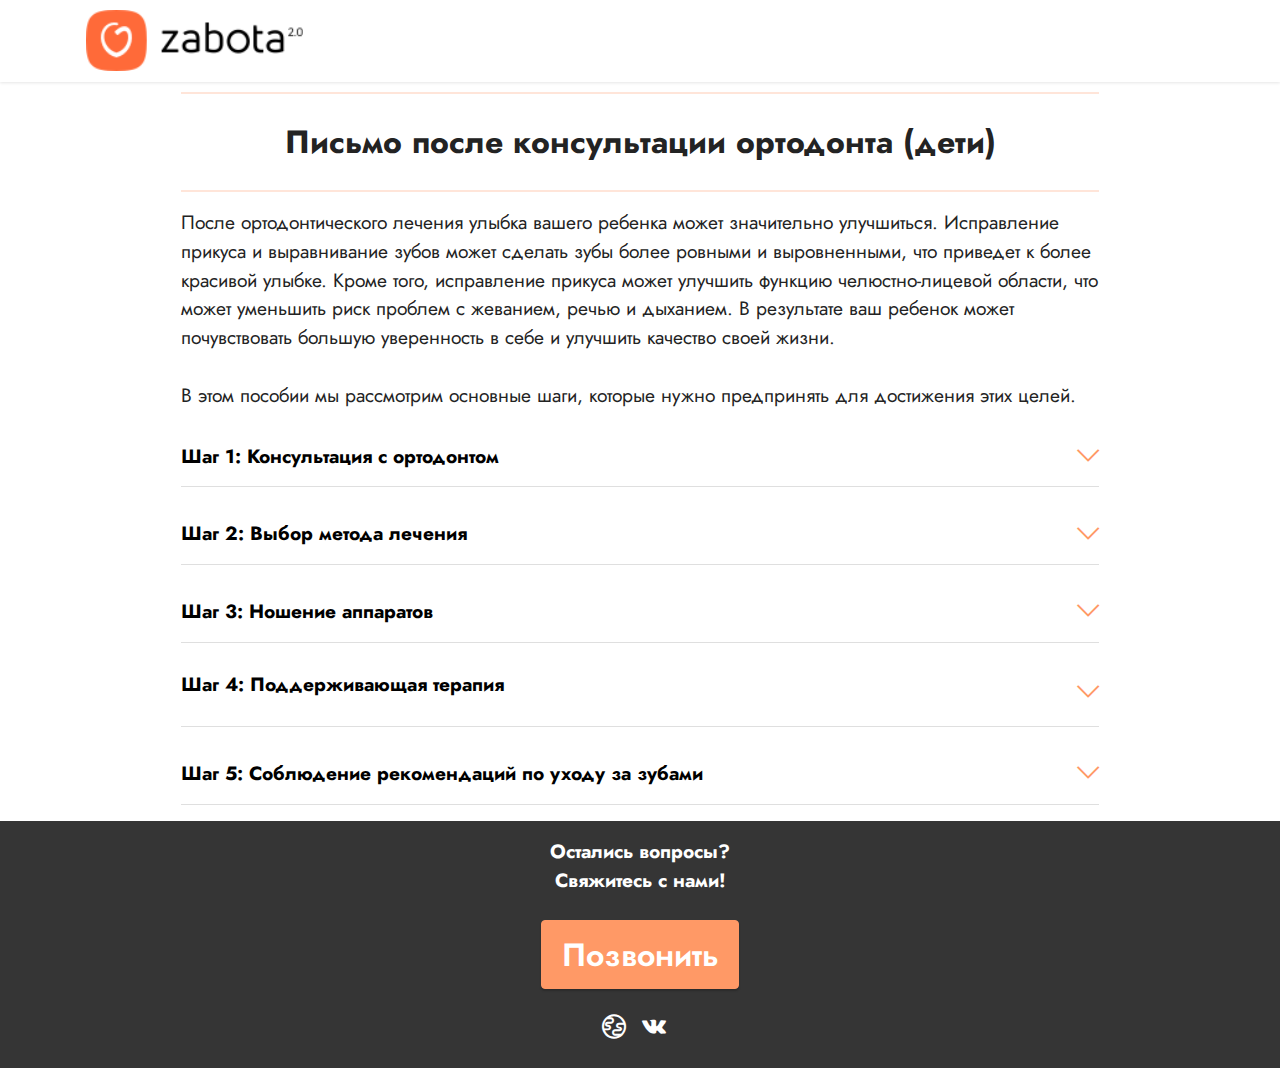
<file: Razdel1/K_ortodont_D.html>
<!DOCTYPE html>
<html  >
<head>
  
  <meta charset="UTF-8">
  <meta http-equiv="X-UA-Compatible" content="IE=edge">
  
  <meta name="twitter:card" content="summary_large_image"/>
  <meta name="twitter:image:src" content="">
  <meta property="og:image" content="">
  <meta name="twitter:title" content="Письмо после консультации ортодонта (дети)">
  <meta name="viewport" content="width=device-width, initial-scale=1, minimum-scale=1">
  <link rel="shortcut icon" href="assets/images/logo-3.png" type="image/x-icon">
  <meta name="description" content="">
  
  
  <title>Письмо после консультации ортодонта (дети)</title>
  <link rel="stylesheet" href="assets/web/assets/mobirise-icons2/mobirise2.css">
  <link rel="stylesheet" href="assets/web/assets/mobirise-icons/mobirise-icons.css">
  <link rel="stylesheet" href="assets/bootstrap/css/bootstrap.min.css">
  <link rel="stylesheet" href="assets/bootstrap/css/bootstrap-grid.min.css">
  <link rel="stylesheet" href="assets/bootstrap/css/bootstrap-reboot.min.css">
  <link rel="stylesheet" href="assets/dropdown/css/style.css">
  <link rel="stylesheet" href="assets/socicon/css/styles.css">
  <link rel="stylesheet" href="assets/theme/css/style.css">
  <link rel="preload" href="https://fonts.googleapis.com/css2?family=Jost:ital,wght@0,400;0,700;1,400;1,700&display=swap&display=swap" as="style" onload="this.onload=null;this.rel='stylesheet'">
  <noscript><link rel="stylesheet" href="https://fonts.googleapis.com/css2?family=Jost:ital,wght@0,400;0,700;1,400;1,700&display=swap&display=swap"></noscript>
  <link rel="preload" as="style" href="assets/mobirise/css/mbr-additional.css"><link rel="stylesheet" href="assets/mobirise/css/mbr-additional.css" type="text/css">
  
  
  
  
</head>
<body>
  
  <section data-bs-version="5.1" class="menu menu2 cid-tArInxQr6M" once="menu" id="menu2-1l">
    
    <nav class="navbar navbar-dropdown navbar-fixed-top navbar-expand-lg">
        <div class="container">
            <div class="navbar-brand">
                <span class="navbar-logo">
                    
                        <img src="assets/images/logo-3.png" alt="" style="height: 3.8rem;">
                    
                </span>
                
            </div>
            
            
        </div>
    </nav>
</section>

<section data-bs-version="5.1" class="content6 cid-tArInydjvs" id="content6-1m">
    
    <div class="container">
        <div class="row justify-content-center">
            <div class="col-md-12 col-lg-10">
                <hr class="line">
                <p class="mbr-text align-center mbr-fonts-style my-4 display-5"><strong>Письмо после консультации ортодонта (дети)</strong><br></p>
                <hr class="line">
            </div>
        </div>
    </div>
</section>

<section data-bs-version="5.1" class="content5 cid-tArInynYBw" id="content5-1n">
    
    <div class="container">
        <div class="row justify-content-center">
            <div class="col-md-12 col-lg-10">
                
                
                <p class="mbr-text mbr-fonts-style display-7">После ортодонтического лечения улыбка вашего ребенка может значительно улучшиться. Исправление прикуса и выравнивание зубов может сделать зубы более ровными и выровненными, что приведет к более красивой улыбке. Кроме того, исправление прикуса может улучшить функцию челюстно-лицевой области, что может уменьшить риск проблем с жеванием, речью и дыханием. В результате ваш ребенок может почувствовать большую уверенность в себе и улучшить качество своей жизни.
<br>
<br>В этом пособии мы рассмотрим основные шаги, которые нужно предпринять для достижения этих целей.</p>
            </div>
        </div>
    </div>
</section>

<section data-bs-version="5.1" class="content17 cid-tArInyCban" id="content17-1o">

    

    
    
    
    <div class="container">
        
            <div class="row justify-content-center">
                <div class="col-12 col-md-10">
                    
                    
                    <div id="bootstrap-toggle" class="toggle-panel accordionStyles tab-content">
                        <div class="card mb-3">
                            <div class="card-header" role="tab" id="headingOne">
                                <a role="button" class="collapsed panel-title text-black" data-toggle="collapse" data-bs-toggle="collapse" data-core="" href="#collapse1_59" aria-expanded="false" aria-controls="collapse1">
                                    <h6 class="panel-title-edit mbr-fonts-style mb-0 display-7"><strong>Шаг 1: Консультация с ортодонтом</strong></h6>
                                    <span class="sign mbr-iconfont mbri-arrow-down"></span>
                                </a>
                            </div>
                            <div id="collapse1_59" class="panel-collapse noScroll collapse" role="tabpanel" aria-labelledby="headingOne">
                                <div class="panel-body">
                                    <p class="mbr-fonts-style panel-text display-7">Первый шаг к исправлению прикуса и выравниванию зубов - это консультация с ортодонтом. Он проведет осмотр вашего рта и сделает рентгеновские снимки, чтобы определить состояние прикуса и зубов. На основе этой информации он предложит подходящий план лечения.</p>
                                </div>
                            </div>
                        </div>
                        <div class="card mb-3">
                            <div class="card-header" role="tab" id="headingTwo">
                                <a role="button" class="collapsed panel-title text-black" data-toggle="collapse" data-bs-toggle="collapse" data-core="" href="#collapse2_59" aria-expanded="false" aria-controls="collapse2">
                                    <h6 class="panel-title-edit mbr-fonts-style mb-0 display-7"><strong>Шаг 2: Выбор метода лечения</strong></h6>
                                    <span class="sign mbr-iconfont mbri-arrow-down"></span>
                                </a>

                            </div>
                            <div id="collapse2_59" class="panel-collapse noScroll collapse" role="tabpanel" aria-labelledby="headingTwo">
                                <div class="panel-body">
                                    <p class="mbr-fonts-style panel-text display-7">Существует несколько методов лечения прикуса и выравнивания зубов. Некоторые из них включают носимые аппараты, такие как брекеты или прозрачные выравнивающие капы, в то время как другие могут включать хирургические процедуры. Выбор метода лечения будет зависеть от вашего индивидуального случая и совета ортодонта.</p>
                                </div>
                            </div>
                        </div>
                        <div class="card mb-3">
                            <div class="card-header" role="tab" id="headingThree">
                                <a role="button" class="collapsed panel-title text-black" data-toggle="collapse" data-bs-toggle="collapse" data-core="" href="#collapse3_59" aria-expanded="false" aria-controls="collapse3">
                                    <h6 class="panel-title-edit mbr-fonts-style mb-0 display-7"><strong>Шаг 3: Ношение аппаратов</strong></h6>
                                    <span class="sign mbr-iconfont mbri-arrow-down"></span>
                                </a>
                            </div>
                            <div id="collapse3_59" class="panel-collapse noScroll collapse" role="tabpanel" aria-labelledby="headingThree">
                                <div class="panel-body">
                                    <p class="mbr-fonts-style panel-text display-7">Если ваш ортодонт рекомендует носить брекеты или прозрачные выравнивающие капы, вам нужно будет следовать его инструкциям по ношению. Это может включать ношение их на протяжении нескольких месяцев или даже лет. Важно следовать инструкциям ортодонта, чтобы достичь наилучших результатов.</p>
                                </div>
                            </div>
                        </div>
                        <div class="card mb-3">
                            <div class="card-header" role="tab" id="headingThree">
                                <a role="button" class="collapsed panel-title text-black" data-toggle="collapse" data-bs-toggle="collapse" data-core="" href="#collapse4_59" aria-expanded="false" aria-controls="collapse4">
                                    <h6 class="panel-title-edit mbr-fonts-style mb-0 display-7"><p><strong>Шаг 4: Поддерживающая терапия</strong></p></h6>
                                    <span class="sign mbr-iconfont mbri-arrow-down"></span>
                                </a>
                            </div>
                            <div id="collapse4_59" class="panel-collapse noScroll collapse" role="tabpanel" aria-labelledby="headingThree">
                                <div class="panel-body">
                                    <p class="mbr-fonts-style panel-text display-7">
                                       После завершения лечения прикуса и выравнивания зубов, может потребоваться поддерживающая терапия, чтобы сохранить результаты. Это может включать ношение ретейнеров или регулярные визиты к ортодонту для проверки состояния прикуса и зубов.</p>
                                </div>
                            </div>
                        </div>
                        <div class="card mb-3">
                            <div class="card-header" role="tab" id="headingThree">
                                <a role="button" class="collapsed panel-title text-black" data-toggle="collapse" data-bs-toggle="collapse" data-core="" href="#collapse5_59" aria-expanded="false" aria-controls="collapse5">
                                   <h6 class="panel-title-edit mbr-fonts-style mb-0 display-7"><strong>Шаг 5: Соблюдение рекомендаций по уходу за зубами</strong></h6>
                                        <span class="mbr-iconfont mobi-mbri-arrow-down mobi-mbri"></span>
                                </a>
                            </div>
                            <div id="collapse5_59" class="panel-collapse noScroll collapse" role="tabpanel" aria-labelledby="headingThree">
                                <div class="panel-body">
                                    <p class="mbr-fonts-style panel-text display-7">
                                       Важно соблюдать рекомендации по уходу за зубами, чтобы сохранить здоровье рта и предотвратить повторное возникновение проблем с прикусом и выравниванием зубов. Это может включать регулярную чистку зубов, использование зубной нити и межзубных щеток, а также ограничение потребления сладких и кислых продукт</p>
                                </div>
                            </div>
                        </div>
                        
                    </div>
                </div>
            </div>
        </div>
</section>

<section data-bs-version="5.1" class="content5 cid-tArInz7OkZ" id="content5-1q">
    
    <div class="container">
        <div class="row justify-content-center">
            <div class="col-md-12 col-lg-10">
                
                
                <p class="mbr-text mbr-fonts-style display-7"><strong>Остались вопросы?
<br>Свяжитесь с нами!</strong></p>
            </div>
        </div>
    </div>
</section>

<section data-bs-version="5.1" class="info1 cid-tArInzk7wp" id="info1-1r">
    

    
    
    <div class="align-center container">
        <div class="row justify-content-center">
            <div class="col-12 col-lg-8">
                
                
                <div class="mbr-section-btn"><a class="btn btn-primary display-5" href="index.html">Позвонить</a></div>
            </div>
        </div>
    </div>
</section>

<section data-bs-version="5.1" class="footer3 cid-tArInzy0VK" once="footers" id="footer3-1s">

    

    

    <div class="container">
        <div class="media-container-row align-center mbr-white">
            
            <div class="row social-row">
                <div class="social-list align-right pb-2">
                    
                    
                    
                    
                    
                    
                <div class="soc-item">
                        
                            <span class="mbr-iconfont mbr-iconfont-social mobi-mbri-globe mobi-mbri"></span>
                        
                    </div><div class="soc-item">
                        
                            <span class="mbr-iconfont mbr-iconfont-social socicon-vkontakte socicon"></span>
                        
                    </div></div>
            </div>
            <div class="row row-copirayt">
                <p class="mbr-text mb-0 mbr-fonts-style mbr-white align-center display-7"></p>
            </div>
        </div>
    </div>
</section>


<script src="assets/bootstrap/js/bootstrap.bundle.min.js"></script>
  <script src="assets/smoothscroll/smooth-scroll.js"></script>
  <script src="assets/ytplayer/index.js"></script>
  <script src="assets/dropdown/js/navbar-dropdown.js"></script>
  <script src="assets/mbr-switch-arrow/mbr-switch-arrow.js"></script>
  <script src="assets/theme/js/script.js"></script>
  
  
  
</body>
</html>
</file>
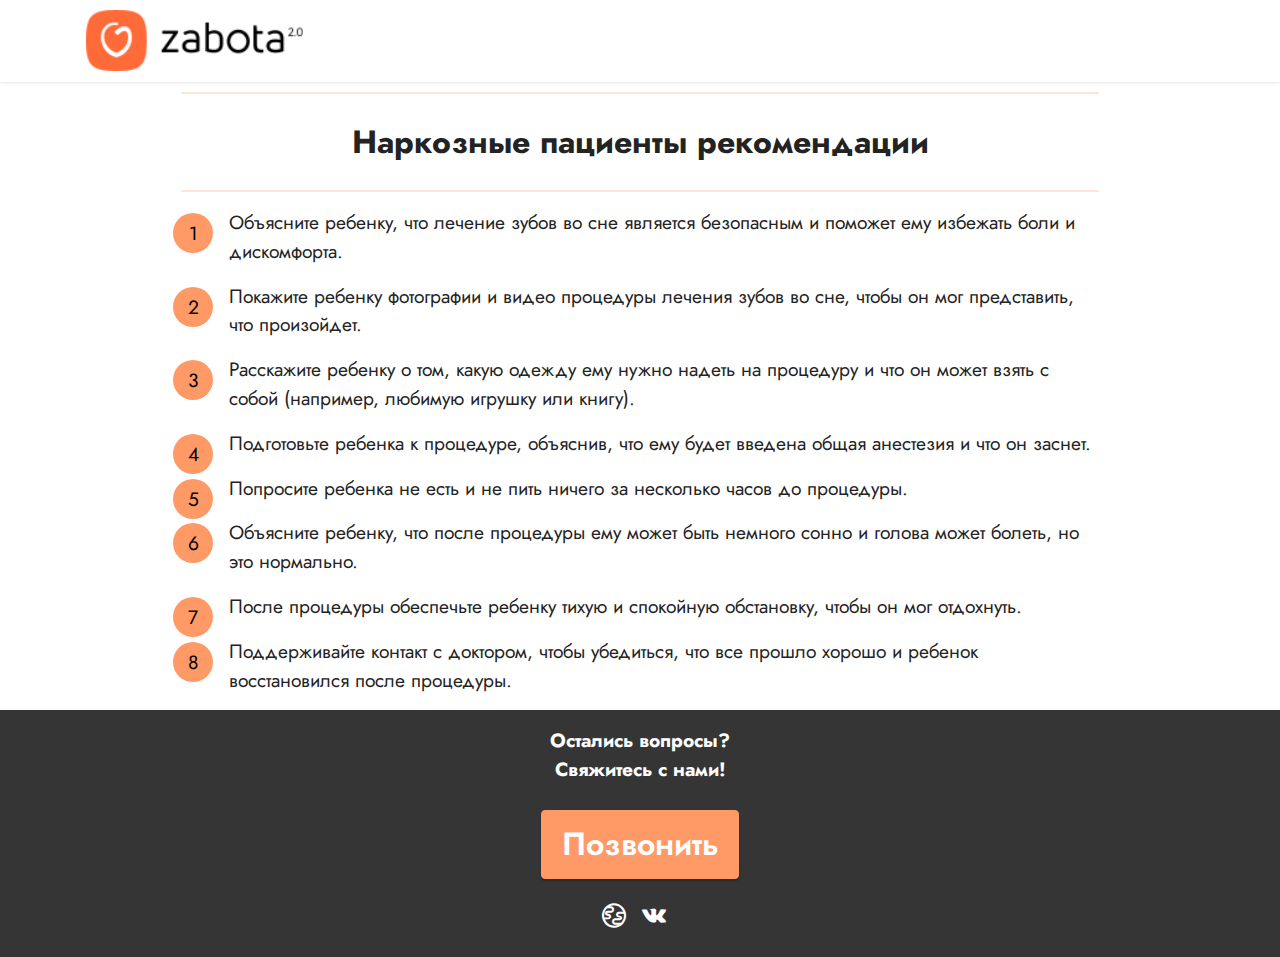
<file: Razdel1/narkoz_rek.html>
<!DOCTYPE html>
<html  >
<head>
  
  <meta charset="UTF-8">
  <meta http-equiv="X-UA-Compatible" content="IE=edge">
  
  <meta name="twitter:card" content="summary_large_image"/>
  <meta name="twitter:image:src" content="">
  <meta property="og:image" content="">
  <meta name="twitter:title" content="Наркозные пациенты рекомендации">
  <meta name="viewport" content="width=device-width, initial-scale=1, minimum-scale=1">
  <link rel="shortcut icon" href="assets/images/logo-3.png" type="image/x-icon">
  <meta name="description" content="">
  
  
  <title>Наркозные пациенты рекомендации</title>
  <link rel="stylesheet" href="assets/web/assets/mobirise-icons2/mobirise2.css">
  <link rel="stylesheet" href="assets/bootstrap/css/bootstrap.min.css">
  <link rel="stylesheet" href="assets/bootstrap/css/bootstrap-grid.min.css">
  <link rel="stylesheet" href="assets/bootstrap/css/bootstrap-reboot.min.css">
  <link rel="stylesheet" href="assets/dropdown/css/style.css">
  <link rel="stylesheet" href="assets/socicon/css/styles.css">
  <link rel="stylesheet" href="assets/theme/css/style.css">
  <link rel="preload" href="https://fonts.googleapis.com/css2?family=Jost:ital,wght@0,400;0,700;1,400;1,700&display=swap&display=swap" as="style" onload="this.onload=null;this.rel='stylesheet'">
  <noscript><link rel="stylesheet" href="https://fonts.googleapis.com/css2?family=Jost:ital,wght@0,400;0,700;1,400;1,700&display=swap&display=swap"></noscript>
  <link rel="preload" as="style" href="assets/mobirise/css/mbr-additional.css"><link rel="stylesheet" href="assets/mobirise/css/mbr-additional.css" type="text/css">
  
  
  
  
</head>
<body>
  
  <section data-bs-version="5.1" class="menu menu2 cid-tArKyv3iYi" once="menu" id="menu2-2c">
    
    <nav class="navbar navbar-dropdown navbar-fixed-top navbar-expand-lg">
        <div class="container">
            <div class="navbar-brand">
                <span class="navbar-logo">
                    
                        <img src="assets/images/logo-3.png" alt="" style="height: 3.8rem;">
                    
                </span>
                
            </div>
            
            
        </div>
    </nav>
</section>

<section data-bs-version="5.1" class="content6 cid-tArKyvlHAk" id="content6-2d">
    
    <div class="container">
        <div class="row justify-content-center">
            <div class="col-md-12 col-lg-10">
                <hr class="line">
                <p class="mbr-text align-center mbr-fonts-style my-4 display-5"><strong>Наркозные пациенты рекомендации</strong><br></p>
                <hr class="line">
            </div>
        </div>
    </div>
</section>

<section data-bs-version="5.1" class="content9 cid-tArKyvtm0q" id="content9-2e">
    

    <div class="container">
        <div class="row justify-content-center">
            <div class="counter-container col-md-12 col-lg-10">
                
                <div class="mbr-text mbr-fonts-style display-7">
                    <ol>
                        <li>Объясните ребенку, что лечение зубов во сне является безопасным и поможет ему избежать боли и дискомфорта.
</li><li>Покажите ребенку фотографии и видео процедуры лечения зубов во сне, чтобы он мог представить, что произойдет.
</li><li>Расскажите ребенку о том, какую одежду ему нужно надеть на процедуру и что он может взять с собой (например, любимую игрушку или книгу).
</li><li>Подготовьте ребенка к процедуре, объяснив, что ему будет введена общая анестезия и что он заснет.
</li><li>Попросите ребенка не есть и не пить ничего за несколько часов до процедуры.
</li><li>Объясните ребенку, что после процедуры ему может быть немного сонно и голова может болеть, но это нормально.
</li><li>После процедуры обеспечьте ребенку тихую и спокойную обстановку, чтобы он мог отдохнуть.
</li><li>Поддерживайте контакт с доктором, чтобы убедиться, что все прошло хорошо и ребенок восстановился после процедуры.</li><li>
</li><li>
</li><li>
</li><li>
</li><li>
</li><li>
</li><li>
</li><li>
</li><li>
</li><li>
</li><li>
</li><li>
</li><li>
</li><li>
</li><li>
</li><li>
</li><li>
</li><li>
</li><li>
</li><li>
</li><li>
</li><li>
</li><li>
</li><li>
</li><li>
</li><li>
</li><li><strong>
</strong></li><li><strong>
</strong></li><li><strong>
</strong></li><li><strong>
</strong></li><li><strong>
</strong></li><li><strong>
</strong></li>
                    </ol>
                </div>
            </div>
        </div>
    </div>
</section>

<section data-bs-version="5.1" class="content5 cid-tArKyvHMeX" id="content5-2f">
    
    <div class="container">
        <div class="row justify-content-center">
            <div class="col-md-12 col-lg-10">
                
                
                <p class="mbr-text mbr-fonts-style display-7"><strong>Остались вопросы?
<br>Свяжитесь с нами!</strong></p>
            </div>
        </div>
    </div>
</section>

<section data-bs-version="5.1" class="info1 cid-tArKyvVNjz" id="info1-2g">
    

    
    
    <div class="align-center container">
        <div class="row justify-content-center">
            <div class="col-12 col-lg-8">
                
                
                <div class="mbr-section-btn"><a class="btn btn-primary display-5" href="index.html">Позвонить</a></div>
            </div>
        </div>
    </div>
</section>

<section data-bs-version="5.1" class="footer3 cid-tArKywbGUA" once="footers" id="footer3-2h">

    

    

    <div class="container">
        <div class="media-container-row align-center mbr-white">
            
            <div class="row social-row">
                <div class="social-list align-right pb-2">
                    
                    
                    
                    
                    
                    
                <div class="soc-item">
                        
                            <span class="mbr-iconfont mbr-iconfont-social mobi-mbri-globe mobi-mbri"></span>
                        
                    </div><div class="soc-item">
                        
                            <span class="mbr-iconfont mbr-iconfont-social socicon-vkontakte socicon"></span>
                        
                    </div></div>
            </div>
            <div class="row row-copirayt">
                <p class="mbr-text mb-0 mbr-fonts-style mbr-white align-center display-7"></p>
            </div>
        </div>
    </div>
</section>


<script src="assets/bootstrap/js/bootstrap.bundle.min.js"></script>
  <script src="assets/smoothscroll/smooth-scroll.js"></script>
  <script src="assets/ytplayer/index.js"></script>
  <script src="assets/dropdown/js/navbar-dropdown.js"></script>
  <script src="assets/theme/js/script.js"></script>
  
  
  
</body>
</html>
</file>
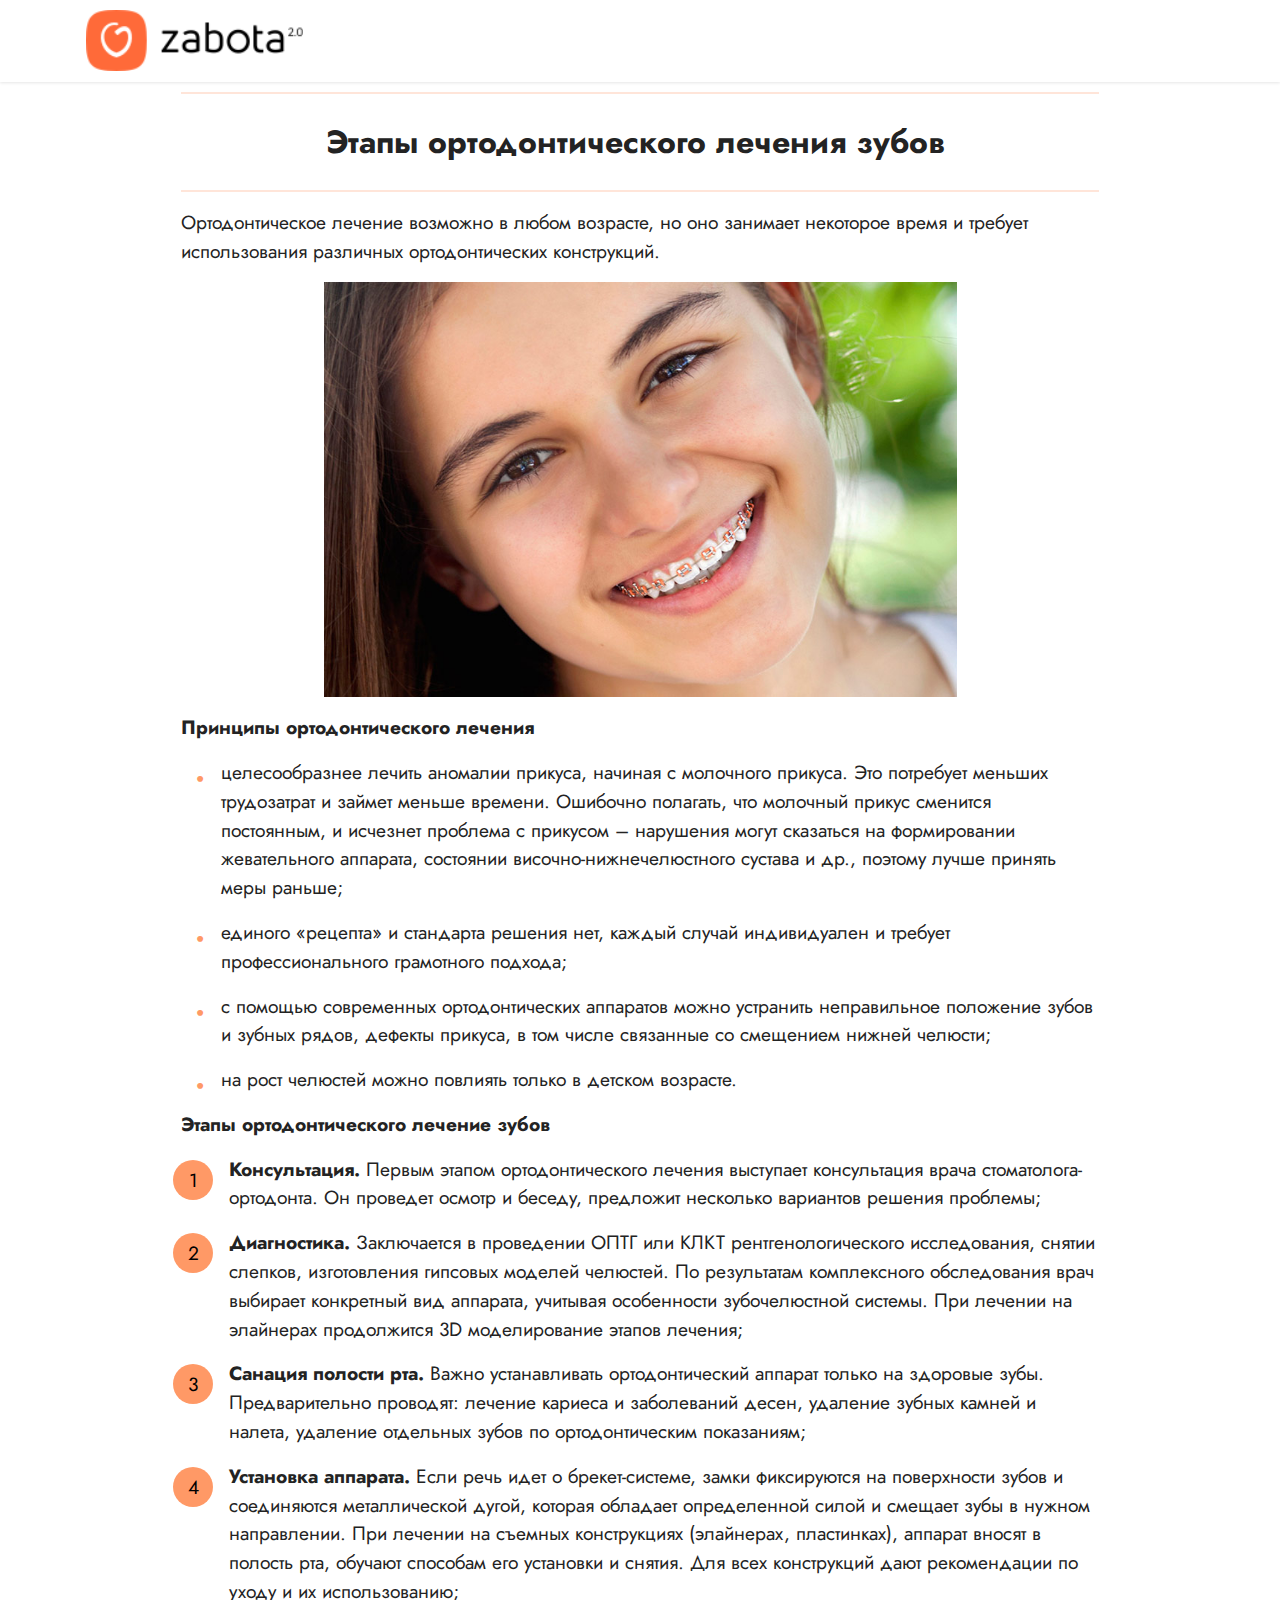
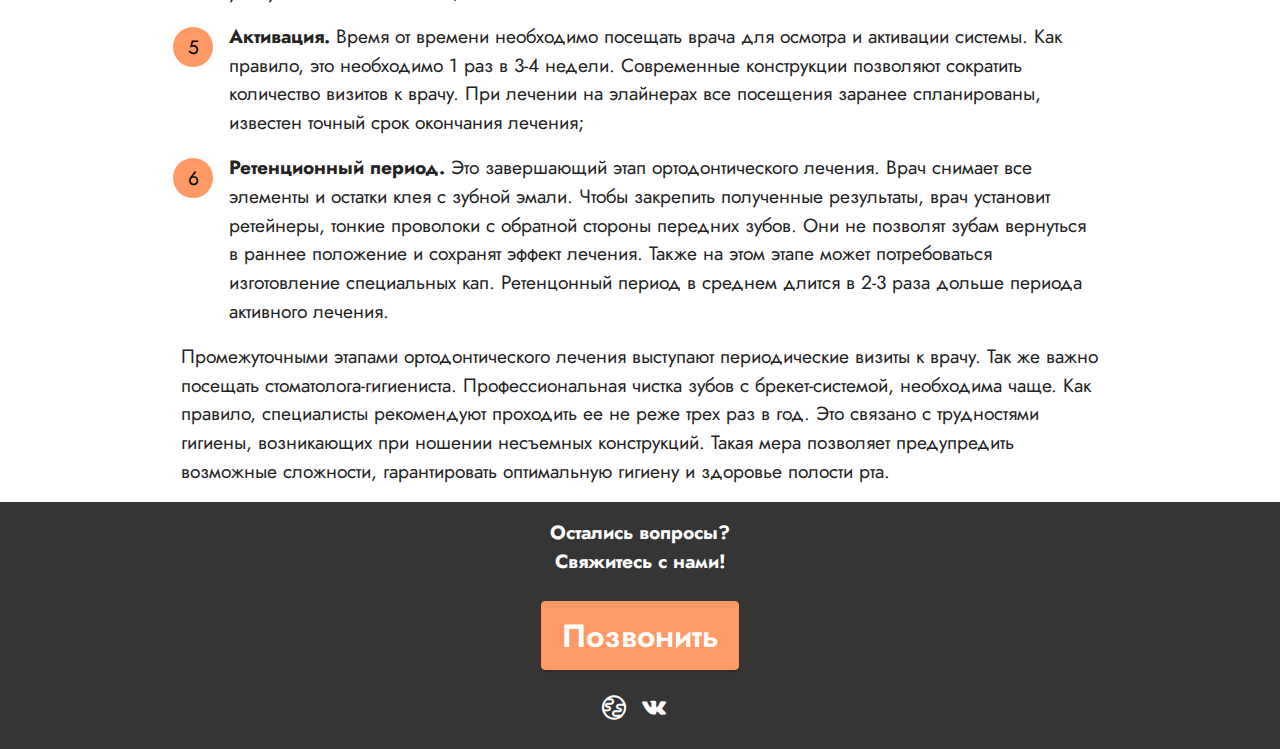
<file: Razdel1/ortodont.html>
<!DOCTYPE html>
<html  >
<head>
  
  <meta charset="UTF-8">
  <meta http-equiv="X-UA-Compatible" content="IE=edge">
  
  <meta name="twitter:card" content="summary_large_image"/>
  <meta name="twitter:image:src" content="">
  <meta property="og:image" content="">
  <meta name="twitter:title" content="Этапы ортодонтического лечения зубов">
  <meta name="viewport" content="width=device-width, initial-scale=1, minimum-scale=1">
  <link rel="shortcut icon" href="assets/images/logo-3.png" type="image/x-icon">
  <meta name="description" content="">
  
  
  <title>Этапы ортодонтического лечения зубов</title>
  <link rel="stylesheet" href="assets/web/assets/mobirise-icons2/mobirise2.css">
  <link rel="stylesheet" href="assets/bootstrap/css/bootstrap.min.css">
  <link rel="stylesheet" href="assets/bootstrap/css/bootstrap-grid.min.css">
  <link rel="stylesheet" href="assets/bootstrap/css/bootstrap-reboot.min.css">
  <link rel="stylesheet" href="assets/dropdown/css/style.css">
  <link rel="stylesheet" href="assets/socicon/css/styles.css">
  <link rel="stylesheet" href="assets/theme/css/style.css">
  <link rel="preload" href="https://fonts.googleapis.com/css2?family=Jost:ital,wght@0,400;0,700;1,400;1,700&display=swap&display=swap" as="style" onload="this.onload=null;this.rel='stylesheet'">
  <noscript><link rel="stylesheet" href="https://fonts.googleapis.com/css2?family=Jost:ital,wght@0,400;0,700;1,400;1,700&display=swap&display=swap"></noscript>
  <link rel="preload" as="style" href="assets/mobirise/css/mbr-additional.css"><link rel="stylesheet" href="assets/mobirise/css/mbr-additional.css" type="text/css">
  
  
  
  
</head>
<body>
  
  <section data-bs-version="5.1" class="menu menu2 cid-tArtvmOd2z" once="menu" id="menu2-0">
    
    <nav class="navbar navbar-dropdown navbar-fixed-top navbar-expand-lg">
        <div class="container">
            <div class="navbar-brand">
                <span class="navbar-logo">
                    
                        <img src="assets/images/logo-3.png" alt="" style="height: 3.8rem;">
                    
                </span>
                
            </div>
            
            
        </div>
    </nav>
</section>

<section data-bs-version="5.1" class="content6 cid-tAru0MM9ij" id="content6-b">
    
    <div class="container">
        <div class="row justify-content-center">
            <div class="col-md-12 col-lg-10">
                <hr class="line">
                <p class="mbr-text align-center mbr-fonts-style my-4 display-5"><strong>Этапы ортодонтического лечения зубов&nbsp;</strong><br></p>
                <hr class="line">
            </div>
        </div>
    </div>
</section>

<section data-bs-version="5.1" class="content5 cid-tArtzU1FHL" id="content5-1">
    
    <div class="container">
        <div class="row justify-content-center">
            <div class="col-md-12 col-lg-10">
                
                
                <p class="mbr-text mbr-fonts-style display-7">Ортодонтическое лечение возможно в любом возрасте, но оно занимает некоторое время и требует использования различных ортодонтических конструкций.<br></p>
            </div>
        </div>
    </div>
</section>

<section data-bs-version="5.1" class="image3 cid-tArtAm5DUM" id="image3-2">
    

    
    

    <div class="container">
        <div class="row justify-content-center">
            <div class="col-12 col-lg-7">
                <div class="image-wrapper">
                    <img src="assets/images/40321626072458338.jpg" alt="">
                    
                </div>
            </div>
        </div>
    </div>
</section>

<section data-bs-version="5.1" class="content5 cid-tArtBYFguG" id="content5-3">
    
    <div class="container">
        <div class="row justify-content-center">
            <div class="col-md-12 col-lg-10">
                
                
                <p class="mbr-text mbr-fonts-style display-7"><strong>Принципы ортодонтического лечения</strong><br></p>
            </div>
        </div>
    </div>
</section>

<section data-bs-version="5.1" class="content14 cid-tArtCa3o2p" id="content14-4">
    

    
    
    
    <div class="container">
        <div class="row justify-content-center">
            <div class="col-md-12 col-lg-10">
                    
                <ul class="list mbr-fonts-style display-7">
                    <li>целесообразнее лечить аномалии прикуса, начиная с молочного прикуса. Это потребует меньших трудозатрат и займет меньше времени. Ошибочно полагать, что молочный прикус сменится постоянным, и исчезнет проблема с прикусом – нарушения могут сказаться на формировании жевательного аппарата, состоянии височно-нижнечелюстного сустава и др., поэтому лучше принять меры раньше;
</li><li>единого «рецепта» и стандарта решения нет, каждый случай индивидуален и требует профессионального грамотного подхода;
</li><li>с помощью современных ортодонтических аппаратов можно устранить неправильное положение зубов и зубных рядов, дефекты прикуса, в том числе связанные со смещением нижней челюсти;
</li><li>на рост челюстей можно повлиять только в детском возрасте.</li>
                </ul>
            </div>
        </div>
    </div>
</section>

<section data-bs-version="5.1" class="content5 cid-tArtEn9SBI" id="content5-5">
    
    <div class="container">
        <div class="row justify-content-center">
            <div class="col-md-12 col-lg-10">
                
                
                <p class="mbr-text mbr-fonts-style display-7"><strong>Этапы ортодонтического лечение зубов</strong><br></p>
            </div>
        </div>
    </div>
</section>

<section data-bs-version="5.1" class="content9 cid-tArtFdvHyT" id="content9-6">
    

    <div class="container">
        <div class="row justify-content-center">
            <div class="counter-container col-md-12 col-lg-10">
                
                <div class="mbr-text mbr-fonts-style display-7">
                    <ol>
                        <li><strong>Консультация. </strong>Первым этапом ортодонтического лечения выступает консультация врача стоматолога-ортодонта. Он проведет осмотр и беседу, предложит несколько вариантов решения проблемы;
</li><li><strong>Диагностика. </strong>Заключается в проведении ОПТГ или КЛКТ рентгенологического исследования, снятии слепков, изготовления гипсовых моделей челюстей. По результатам комплексного обследования врач выбирает конкретный вид аппарата, учитывая особенности зубочелюстной системы. При лечении на элайнерах продолжится 3D моделирование этапов лечения;
</li><li><strong>Санация полости рта. </strong>Важно устанавливать ортодонтический аппарат только на здоровые зубы. Предварительно проводят: лечение кариеса и заболеваний десен, удаление зубных камней и налета, удаление отдельных зубов по ортодонтическим показаниям;
</li><li><strong>Установка аппарата. </strong>Если речь идет о брекет-системе, замки фиксируются на поверхности зубов и соединяются металлической дугой, которая обладает определенной силой и смещает зубы в нужном направлении. При лечении на съемных конструкциях (элайнерах, пластинках), аппарат вносят в полость рта, обучают способам его установки и снятия. Для всех конструкций дают рекомендации по уходу и их использованию;
</li><li><strong>Активация. </strong>Время от времени необходимо посещать врача для осмотра и активации системы. Как правило, это необходимо 1 раз в 3-4 недели. Современные конструкции позволяют сократить количество визитов к врачу. При лечении на элайнерах все посещения заранее спланированы, известен точный срок окончания лечения;
</li><li><strong>Ретенционный период. </strong>Это завершающий этап ортодонтического лечения. Врач снимает все элементы и остатки клея с зубной эмали. Чтобы закрепить полученные результаты, врач установит ретейнеры, тонкие проволоки с обратной стороны передних зубов. Они не позволят зубам вернуться в раннее положение и сохранят эффект лечения. Также на этом этапе может потребоваться изготовление специальных кап. Ретенцонный период в среднем длится в 2-3 раза дольше периода активного лечения.</li>
                    </ol>
                </div>
            </div>
        </div>
    </div>
</section>

<section data-bs-version="5.1" class="content5 cid-tArtITdaTe" id="content5-7">
    
    <div class="container">
        <div class="row justify-content-center">
            <div class="col-md-12 col-lg-10">
                
                
                <p class="mbr-text mbr-fonts-style display-7">
                    Промежуточными этапами ортодонтического лечения выступают периодические визиты к врачу. Так же важно посещать стоматолога-гигиениста. Профессиональная чистка зубов с брекет-системой, необходима чаще. Как правило, специалисты рекомендуют проходить ее не реже трех раз в год. Это связано с трудностями гигиены, возникающих при ношении несъемных конструкций. Такая мера позволяет предупредить возможные сложности, гарантировать оптимальную гигиену и здоровье полости рта.</p>
            </div>
        </div>
    </div>
</section>

<section data-bs-version="5.1" class="content5 cid-tArtOAYoEr" id="content5-9">
    
    <div class="container">
        <div class="row justify-content-center">
            <div class="col-md-12 col-lg-10">
                
                
                <p class="mbr-text mbr-fonts-style display-7"><strong>Остались вопросы?
<br>Свяжитесь с нами!</strong></p>
            </div>
        </div>
    </div>
</section>

<section data-bs-version="5.1" class="info1 cid-tArtME0Y7z" id="info1-8">
    

    
    
    <div class="align-center container">
        <div class="row justify-content-center">
            <div class="col-12 col-lg-8">
                
                
                <div class="mbr-section-btn"><a class="btn btn-primary display-5" href="index.html">Позвонить</a></div>
            </div>
        </div>
    </div>
</section>

<section data-bs-version="5.1" class="footer3 cid-tArtPyGXGf" once="footers" id="footer3-a">

    

    

    <div class="container">
        <div class="media-container-row align-center mbr-white">
            
            <div class="row social-row">
                <div class="social-list align-right pb-2">
                    
                    
                    
                    
                    
                    
                <div class="soc-item">
                        
                            <span class="mbr-iconfont mbr-iconfont-social mobi-mbri-globe mobi-mbri"></span>
                        
                    </div><div class="soc-item">
                        
                            <span class="mbr-iconfont mbr-iconfont-social socicon-vkontakte socicon"></span>
                        
                    </div></div>
            </div>
            <div class="row row-copirayt">
                <p class="mbr-text mb-0 mbr-fonts-style mbr-white align-center display-7"></p>
            </div>
        </div>
    </div>
</section>


<script src="assets/bootstrap/js/bootstrap.bundle.min.js"></script>
  <script src="assets/smoothscroll/smooth-scroll.js"></script>
  <script src="assets/ytplayer/index.js"></script>
  <script src="assets/dropdown/js/navbar-dropdown.js"></script>
  <script src="assets/theme/js/script.js"></script>
  
  
  
</body>
</html>
</file>
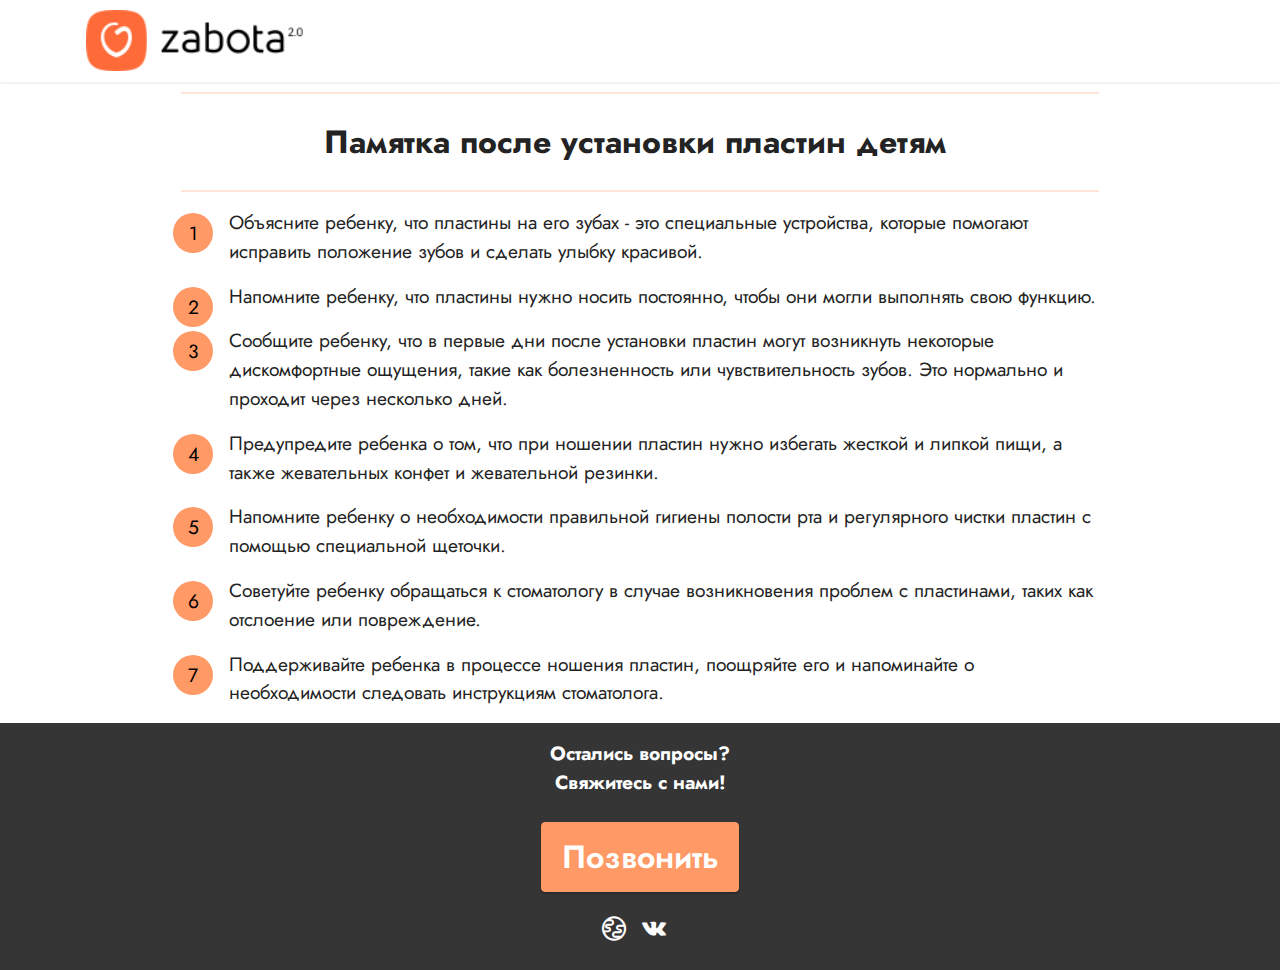
<file: Razdel1/plastini_D.html>
<!DOCTYPE html>
<html  >
<head>
  
  <meta charset="UTF-8">
  <meta http-equiv="X-UA-Compatible" content="IE=edge">
  
  <meta name="twitter:card" content="summary_large_image"/>
  <meta name="twitter:image:src" content="">
  <meta property="og:image" content="">
  <meta name="twitter:title" content="Памятка после установки пластин детям">
  <meta name="viewport" content="width=device-width, initial-scale=1, minimum-scale=1">
  <link rel="shortcut icon" href="assets/images/logo-3.png" type="image/x-icon">
  <meta name="description" content="">
  
  
  <title>Памятка после установки пластин детям</title>
  <link rel="stylesheet" href="assets/web/assets/mobirise-icons2/mobirise2.css">
  <link rel="stylesheet" href="assets/bootstrap/css/bootstrap.min.css">
  <link rel="stylesheet" href="assets/bootstrap/css/bootstrap-grid.min.css">
  <link rel="stylesheet" href="assets/bootstrap/css/bootstrap-reboot.min.css">
  <link rel="stylesheet" href="assets/dropdown/css/style.css">
  <link rel="stylesheet" href="assets/socicon/css/styles.css">
  <link rel="stylesheet" href="assets/theme/css/style.css">
  <link rel="preload" href="https://fonts.googleapis.com/css2?family=Jost:ital,wght@0,400;0,700;1,400;1,700&display=swap&display=swap" as="style" onload="this.onload=null;this.rel='stylesheet'">
  <noscript><link rel="stylesheet" href="https://fonts.googleapis.com/css2?family=Jost:ital,wght@0,400;0,700;1,400;1,700&display=swap&display=swap"></noscript>
  <link rel="preload" as="style" href="assets/mobirise/css/mbr-additional.css"><link rel="stylesheet" href="assets/mobirise/css/mbr-additional.css" type="text/css">
  
  
  
  
</head>
<body>
  
  <section data-bs-version="5.1" class="menu menu2 cid-tArvnViHLu" once="menu" id="menu2-c">
    
    <nav class="navbar navbar-dropdown navbar-fixed-top navbar-expand-lg">
        <div class="container">
            <div class="navbar-brand">
                <span class="navbar-logo">
                    
                        <img src="assets/images/logo-3.png" alt="" style="height: 3.8rem;">
                    
                </span>
                
            </div>
            
            
        </div>
    </nav>
</section>

<section data-bs-version="5.1" class="content6 cid-tArvnVEUJa" id="content6-d">
    
    <div class="container">
        <div class="row justify-content-center">
            <div class="col-md-12 col-lg-10">
                <hr class="line">
                <p class="mbr-text align-center mbr-fonts-style my-4 display-5"><strong>Памятка после установки пластин детям&nbsp;</strong><br></p>
                <hr class="line">
            </div>
        </div>
    </div>
</section>

<section data-bs-version="5.1" class="content9 cid-tArvnXeqs8" id="content9-j">
    

    <div class="container">
        <div class="row justify-content-center">
            <div class="counter-container col-md-12 col-lg-10">
                
                <div class="mbr-text mbr-fonts-style display-7">
                    <ol>
                        <li>Объясните ребенку, что пластины на его зубах - это специальные устройства, которые помогают исправить положение зубов и сделать улыбку красивой.
</li><li>Напомните ребенку, что пластины нужно носить постоянно, чтобы они могли выполнять свою функцию.
</li><li>Сообщите ребенку, что в первые дни после установки пластин могут возникнуть некоторые дискомфортные ощущения, такие как болезненность или чувствительность зубов. Это нормально и проходит через несколько дней.
</li><li><span style="font-size: 1.2rem;">Предупредите ребенка о том, что при ношении пластин нужно избегать жесткой и липкой пищи, а также жевательных конфет и жевательной резинки.</span><br></li><li>Напомните ребенку о необходимости правильной гигиены полости рта и регулярного чистки пластин с помощью специальной щеточки.
</li><li>Советуйте ребенку обращаться к стоматологу в случае возникновения проблем с пластинами, таких как отслоение или повреждение.
</li><li>Поддерживайте ребенка в процессе ношения пластин, поощряйте его и напоминайте о необходимости следовать инструкциям стоматолога.</li><li><strong>
</strong></li><li><strong>
</strong></li><li><strong>
</strong></li><li><strong>
</strong></li><li><strong>
</strong></li><li><strong>
</strong></li>
                    </ol>
                </div>
            </div>
        </div>
    </div>
</section>

<section data-bs-version="5.1" class="content5 cid-tArvnXBQT1" id="content5-l">
    
    <div class="container">
        <div class="row justify-content-center">
            <div class="col-md-12 col-lg-10">
                
                
                <p class="mbr-text mbr-fonts-style display-7"><strong>Остались вопросы?
<br>Свяжитесь с нами!</strong></p>
            </div>
        </div>
    </div>
</section>

<section data-bs-version="5.1" class="info1 cid-tArvnXL8hc" id="info1-m">
    

    
    
    <div class="align-center container">
        <div class="row justify-content-center">
            <div class="col-12 col-lg-8">
                
                
                <div class="mbr-section-btn"><a class="btn btn-primary display-5" href="index.html">Позвонить</a></div>
            </div>
        </div>
    </div>
</section>

<section data-bs-version="5.1" class="footer3 cid-tArvnY11tb" once="footers" id="footer3-n">

    

    

    <div class="container">
        <div class="media-container-row align-center mbr-white">
            
            <div class="row social-row">
                <div class="social-list align-right pb-2">
                    
                    
                    
                    
                    
                    
                <div class="soc-item">
                        
                            <span class="mbr-iconfont mbr-iconfont-social mobi-mbri-globe mobi-mbri"></span>
                        
                    </div><div class="soc-item">
                        
                            <span class="mbr-iconfont mbr-iconfont-social socicon-vkontakte socicon"></span>
                        
                    </div></div>
            </div>
            <div class="row row-copirayt">
                <p class="mbr-text mb-0 mbr-fonts-style mbr-white align-center display-7"></p>
            </div>
        </div>
    </div>
</section>


<script src="assets/bootstrap/js/bootstrap.bundle.min.js"></script>
  <script src="assets/smoothscroll/smooth-scroll.js"></script>
  <script src="assets/ytplayer/index.js"></script>
  <script src="assets/dropdown/js/navbar-dropdown.js"></script>
  <script src="assets/theme/js/script.js"></script>
  
  
  
</body>
</html>
</file>
<file: prem/assets/web/assets/mobirise-icons2/mobirise2.css>
@font-face {
  font-family: 'Moririse2';
  font-display: swap;
  src:  url('mobirise2.eot?f2bix4');
  src:  url('mobirise2.eot?f2bix4#iefix') format('embedded-opentype'),
    url('mobirise2.ttf?f2bix4') format('truetype'),
    url('mobirise2.woff?f2bix4') format('woff'),
    url('mobirise2.svg?f2bix4#mobirise2') format('svg');
  font-weight: normal;
  font-style: normal;
}

[class^="mobi-"], [class*=" mobi-"] {
  /* use !important to prevent issues with browser extensions that change fonts */
  font-family: 'Moririse2' !important;
  speak: none;
  font-style: normal;
  font-weight: normal;
  font-variant: normal;
  text-transform: none;
  line-height: 1;

  /* Better Font Rendering =========== */
  -webkit-font-smoothing: antialiased;
  -moz-osx-font-smoothing: grayscale;
}

.mobi-mbri-add-submenu:before {
  content: "\e900";
}
.mobi-mbri-alert:before {
  content: "\e901";
}
.mobi-mbri-align-center:before {
  content: "\e902";
}
.mobi-mbri-align-justify:before {
  content: "\e903";
}
.mobi-mbri-align-left:before {
  content: "\e904";
}
.mobi-mbri-align-right:before {
  content: "\e905";
}
.mobi-mbri-android:before {
  content: "\e906";
}
.mobi-mbri-apple:before {
  content: "\e907";
}
.mobi-mbri-arrow-down:before {
  content: "\e908";
}
.mobi-mbri-arrow-next:before {
  content: "\e909";
}
.mobi-mbri-arrow-prev:before {
  content: "\e90a";
}
.mobi-mbri-arrow-up:before {
  content: "\e90b";
}
.mobi-mbri-bold:before {
  content: "\e90c";
}
.mobi-mbri-bookmark:before {
  content: "\e90d";
}
.mobi-mbri-bootstrap:before {
  content: "\e90e";
}
.mobi-mbri-briefcase:before {
  content: "\e90f";
}
.mobi-mbri-browse:before {
  content: "\e910";
}
.mobi-mbri-bulleted-list:before {
  content: "\e911";
}
.mobi-mbri-calendar:before {
  content: "\e912";
}
.mobi-mbri-camera:before {
  content: "\e913";
}
.mobi-mbri-cart-add:before {
  content: "\e914";
}
.mobi-mbri-cart-full:before {
  content: "\e915";
}
.mobi-mbri-cash:before {
  content: "\e916";
}
.mobi-mbri-change-style:before {
  content: "\e917";
}
.mobi-mbri-chat:before {
  content: "\e918";
}
.mobi-mbri-clock:before {
  content: "\e919";
}
.mobi-mbri-close:before {
  content: "\e91a";
}
.mobi-mbri-cloud:before {
  content: "\e91b";
}
.mobi-mbri-code:before {
  content: "\e91c";
}
.mobi-mbri-contact-form:before {
  content: "\e91d";
}
.mobi-mbri-credit-card:before {
  content: "\e91e";
}
.mobi-mbri-cursor-click:before {
  content: "\e91f";
}
.mobi-mbri-cust-feedback:before {
  content: "\e920";
}
.mobi-mbri-database:before {
  content: "\e921";
}
.mobi-mbri-delivery:before {
  content: "\e922";
}
.mobi-mbri-desktop:before {
  content: "\e923";
}
.mobi-mbri-devices:before {
  content: "\e924";
}
.mobi-mbri-down:before {
  content: "\e925";
}
.mobi-mbri-download-2:before {
  content: "\e926";
}
.mobi-mbri-download:before {
  content: "\e927";
}
.mobi-mbri-drag-n-drop-2:before {
  content: "\e928";
}
.mobi-mbri-drag-n-drop:before {
  content: "\e929";
}
.mobi-mbri-edit-2:before {
  content: "\e92a";
}
.mobi-mbri-edit:before {
  content: "\e92b";
}
.mobi-mbri-error:before {
  content: "\e92c";
}
.mobi-mbri-extension:before {
  content: "\e92d";
}
.mobi-mbri-features:before {
  content: "\e92e";
}
.mobi-mbri-file:before {
  content: "\e92f";
}
.mobi-mbri-flag:before {
  content: "\e930";
}
.mobi-mbri-folder:before {
  content: "\e931";
}
.mobi-mbri-gift:before {
  content: "\e932";
}
.mobi-mbri-github:before {
  content: "\e933";
}
.mobi-mbri-globe-2:before {
  content: "\e934";
}
.mobi-mbri-globe:before {
  content: "\e935";
}
.mobi-mbri-growing-chart:before {
  content: "\e936";
}
.mobi-mbri-hearth:before {
  content: "\e937";
}
.mobi-mbri-help:before {
  content: "\e938";
}
.mobi-mbri-home:before {
  content: "\e939";
}
.mobi-mbri-hot-cup:before {
  content: "\e93a";
}
.mobi-mbri-idea:before {
  content: "\e93b";
}
.mobi-mbri-image-gallery:before {
  content: "\e93c";
}
.mobi-mbri-image-slider:before {
  content: "\e93d";
}
.mobi-mbri-info:before {
  content: "\e93e";
}
.mobi-mbri-italic:before {
  content: "\e93f";
}
.mobi-mbri-key:before {
  content: "\e940";
}
.mobi-mbri-laptop:before {
  content: "\e941";
}
.mobi-mbri-layers:before {
  content: "\e942";
}
.mobi-mbri-left-right:before {
  content: "\e943";
}
.mobi-mbri-left:before {
  content: "\e944";
}
.mobi-mbri-letter:before {
  content: "\e945";
}
.mobi-mbri-like:before {
  content: "\e946";
}
.mobi-mbri-link:before {
  content: "\e947";
}
.mobi-mbri-lock:before {
  content: "\e948";
}
.mobi-mbri-login:before {
  content: "\e949";
}
.mobi-mbri-logout:before {
  content: "\e94a";
}
.mobi-mbri-magic-stick:before {
  content: "\e94b";
}
.mobi-mbri-map-pin:before {
  content: "\e94c";
}
.mobi-mbri-menu:before {
  content: "\e94d";
}
.mobi-mbri-mobile-2:before {
  content: "\e94e";
}
.mobi-mbri-mobile-horizontal:before {
  content: "\e94f";
}
.mobi-mbri-mobile:before {
  content: "\e950";
}
.mobi-mbri-mobirise:before {
  content: "\e951";
}
.mobi-mbri-more-horizontal:before {
  content: "\e952";
}
.mobi-mbri-more-vertical:before {
  content: "\e953";
}
.mobi-mbri-music:before {
  content: "\e954";
}
.mobi-mbri-new-file:before {
  content: "\e955";
}
.mobi-mbri-numbered-list:before {
  content: "\e956";
}
.mobi-mbri-opened-folder:before {
  content: "\e957";
}
.mobi-mbri-pages:before {
  content: "\e958";
}
.mobi-mbri-paper-plane:before {
  content: "\e959";
}
.mobi-mbri-paperclip:before {
  content: "\e95a";
}
.mobi-mbri-phone:before {
  content: "\e95b";
}
.mobi-mbri-photo:before {
  content: "\e95c";
}
.mobi-mbri-photos:before {
  content: "\e95d";
}
.mobi-mbri-pin:before {
  content: "\e95e";
}
.mobi-mbri-play:before {
  content: "\e95f";
}
.mobi-mbri-plus:before {
  content: "\e960";
}
.mobi-mbri-preview:before {
  content: "\e961";
}
.mobi-mbri-print:before {
  content: "\e962";
}
.mobi-mbri-protect:before {
  content: "\e963";
}
.mobi-mbri-question:before {
  content: "\e964";
}
.mobi-mbri-quote-left:before {
  content: "\e965";
}
.mobi-mbri-quote-right:before {
  content: "\e966";
}
.mobi-mbri-redo:before {
  content: "\e967";
}
.mobi-mbri-refresh:before {
  content: "\e968";
}
.mobi-mbri-responsive-2:before {
  content: "\e969";
}
.mobi-mbri-responsive:before {
  content: "\e96a";
}
.mobi-mbri-right:before {
  content: "\e96b";
}
.mobi-mbri-rocket:before {
  content: "\e96c";
}
.mobi-mbri-sad-face:before {
  content: "\e96d";
}
.mobi-mbri-sale:before {
  content: "\e96e";
}
.mobi-mbri-save:before {
  content: "\e96f";
}
.mobi-mbri-search:before {
  content: "\e970";
}
.mobi-mbri-setting-2:before {
  content: "\e971";
}
.mobi-mbri-setting-3:before {
  content: "\e972";
}
.mobi-mbri-setting:before {
  content: "\e973";
}
.mobi-mbri-share:before {
  content: "\e974";
}
.mobi-mbri-shopping-bag:before {
  content: "\e975";
}
.mobi-mbri-shopping-basket:before {
  content: "\e976";
}
.mobi-mbri-shopping-cart:before {
  content: "\e977";
}
.mobi-mbri-sites:before {
  content: "\e978";
}
.mobi-mbri-smile-face:before {
  content: "\e979";
}
.mobi-mbri-speed:before {
  content: "\e97a";
}
.mobi-mbri-star:before {
  content: "\e97b";
}
.mobi-mbri-success:before {
  content: "\e97c";
}
.mobi-mbri-sun:before {
  content: "\e97d";
}
.mobi-mbri-sun2:before {
  content: "\e97e";
}
.mobi-mbri-tablet-vertical:before {
  content: "\e97f";
}
.mobi-mbri-tablet:before {
  content: "\e980";
}
.mobi-mbri-target:before {
  content: "\e981";
}
.mobi-mbri-timer:before {
  content: "\e982";
}
.mobi-mbri-to-ftp:before {
  content: "\e983";
}
.mobi-mbri-to-local-drive:before {
  content: "\e984";
}
.mobi-mbri-touch-swipe:before {
  content: "\e985";
}
.mobi-mbri-touch:before {
  content: "\e986";
}
.mobi-mbri-trash:before {
  content: "\e987";
}
.mobi-mbri-underline:before {
  content: "\e988";
}
.mobi-mbri-undo:before {
  content: "\e989";
}
.mobi-mbri-unlink:before {
  content: "\e98a";
}
.mobi-mbri-unlock:before {
  content: "\e98b";
}
.mobi-mbri-up-down:before {
  content: "\e98c";
}
.mobi-mbri-up:before {
  content: "\e98d";
}
.mobi-mbri-update:before {
  content: "\e98e";
}
.mobi-mbri-upload-2:before {
  content: "\e98f";
}
.mobi-mbri-upload:before {
  content: "\e990";
}
.mobi-mbri-user-2:before {
  content: "\e991";
}
.mobi-mbri-user:before {
  content: "\e992";
}
.mobi-mbri-users:before {
  content: "\e993";
}
.mobi-mbri-video-play:before {
  content: "\e994";
}
.mobi-mbri-video:before {
  content: "\e995";
}
.mobi-mbri-watch:before {
  content: "\e996";
}
.mobi-mbri-website-theme-2:before {
  content: "\e997";
}
.mobi-mbri-website-theme:before {
  content: "\e998";
}
.mobi-mbri-wifi:before {
  content: "\e999";
}
.mobi-mbri-windows:before {
  content: "\e99a";
}
.mobi-mbri-zoom-in:before {
  content: "\e99b";
}
.mobi-mbri-zoom-out:before {
  content: "\e99c";
}
</file>
<file: prem/assets/web/assets/mobirise-icons-bold/mobirise-icons-bold.css>
@font-face {
  font-family: 'mobirise-icons-bold';
  font-display: swap;
  src:  url('mobirise-icons-bold.eot?m1l4yr');
  src:  url('mobirise-icons-bold.eot?m1l4yr#iefix') format('embedded-opentype'),
    url('mobirise-icons-bold.ttf?m1l4yr') format('truetype'),
    url('mobirise-icons-bold.woff?m1l4yr') format('woff'),
    url('mobirise-icons-bold.svg?m1l4yr#mobirise-icons-bold') format('svg');
  font-weight: normal;
  font-style: normal;
}

[class^="mbrib-"], [class*="mbrib-"] {
  /* use !important to prevent issues with browser extensions that change fonts */
  font-family: 'mobirise-icons-bold' !important;
  speak: none;
  font-style: normal;
  font-weight: normal;
  font-variant: normal;
  text-transform: none;
  line-height: 1;

  /* Better Font Rendering =========== */
  -webkit-font-smoothing: antialiased;
  -moz-osx-font-smoothing: grayscale;
}

.mbrib-add-submenu:before {
  content: "\e900";
}
.mbrib-alert:before {
  content: "\e901";
}
.mbrib-align-center:before {
  content: "\e902";
}
.mbrib-align-justify:before {
  content: "\e903";
}
.mbrib-align-left:before {
  content: "\e904";
}
.mbrib-align-right:before {
  content: "\e905";
}
.mbrib-android:before {
  content: "\e906";
}
.mbrib-apple:before {
  content: "\e907";
}
.mbrib-arrow-down:before {
  content: "\e908";
}
.mbrib-arrow-next:before {
  content: "\e909";
}
.mbrib-arrow-prev:before {
  content: "\e90a";
}
.mbrib-arrow-up:before {
  content: "\e90b";
}
.mbrib-bold:before {
  content: "\e90c";
}
.mbrib-bookmark:before {
  content: "\e90d";
}
.mbrib-bootstrap:before {
  content: "\e90e";
}
.mbrib-briefcase:before {
  content: "\e90f";
}
.mbrib-browse:before {
  content: "\e910";
}
.mbrib-bulleted-list:before {
  content: "\e911";
}
.mbrib-calendar:before {
  content: "\e912";
}
.mbrib-camera:before {
  content: "\e913";
}
.mbrib-cart-add:before {
  content: "\e914";
}
.mbrib-cart-full:before {
  content: "\e915";
}
.mbrib-cash:before {
  content: "\e916";
}
.mbrib-change-style:before {
  content: "\e917";
}
.mbrib-chat:before {
  content: "\e918";
}
.mbrib-clock:before {
  content: "\e919";
}
.mbrib-close:before {
  content: "\e91a";
}
.mbrib-cloud:before {
  content: "\e91b";
}
.mbrib-code:before {
  content: "\e91c";
}
.mbrib-contact-form:before {
  content: "\e91d";
}
.mbrib-credit-card:before {
  content: "\e91e";
}
.mbrib-cursor-click:before {
  content: "\e91f";
}
.mbrib-cust-feedback:before {
  content: "\e920";
}
.mbrib-database:before {
  content: "\e921";
}
.mbrib-delivery:before {
  content: "\e922";
}
.mbrib-desktop:before {
  content: "\e923";
}
.mbrib-devices:before {
  content: "\e924";
}
.mbrib-down:before {
  content: "\e925";
}
.mbrib-download:before {
  content: "\e926";
}
.mbrib-drag-n-drop:before {
  content: "\e927";
}
.mbrib-drag-n-drop2:before {
  content: "\e928";
}
.mbrib-edit:before {
  content: "\e929";
}
.mbrib-edit2:before {
  content: "\e92a";
}
.mbrib-error:before {
  content: "\e92b";
}
.mbrib-extension:before {
  content: "\e92c";
}
.mbrib-features:before {
  content: "\e92d";
}
.mbrib-file:before {
  content: "\e92e";
}
.mbrib-flag:before {
  content: "\e92f";
}
.mbrib-folder:before {
  content: "\e930";
}
.mbrib-gift:before {
  content: "\e931";
}
.mbrib-github:before {
  content: "\e932";
}
.mbrib-globe-2:before {
  content: "\e933";
}
.mbrib-globe:before {
  content: "\e934";
}
.mbrib-growing-chart:before {
  content: "\e935";
}
.mbrib-hearth:before {
  content: "\e936";
}
.mbrib-help:before {
  content: "\e937";
}
.mbrib-home:before {
  content: "\e938";
}
.mbrib-hot-cup:before {
  content: "\e939";
}
.mbrib-idea:before {
  content: "\e93a";
}
.mbrib-image-gallery:before {
  content: "\e93b";
}
.mbrib-image-slider:before {
  content: "\e93c";
}
.mbrib-info:before {
  content: "\e93d";
}
.mbrib-italic:before {
  content: "\e93e";
}
.mbrib-key:before {
  content: "\e93f";
}
.mbrib-laptop:before {
  content: "\e940";
}
.mbrib-layers:before {
  content: "\e941";
}
.mbrib-left-right:before {
  content: "\e942";
}
.mbrib-left:before {
  content: "\e943";
}
.mbrib-letter:before {
  content: "\e944";
}
.mbrib-like:before {
  content: "\e945";
}
.mbrib-link:before {
  content: "\e946";
}
.mbrib-lock:before {
  content: "\e947";
}
.mbrib-login:before {
  content: "\e948";
}
.mbrib-logout:before {
  content: "\e949";
}
.mbrib-magic-stick:before {
  content: "\e94a";
}
.mbrib-map-pin:before {
  content: "\e94b";
}
.mbrib-menu:before {
  content: "\e94c";
}
.mbrib-mobile:before {
  content: "\e94d";
}
.mbrib-mobile2:before {
  content: "\e94e";
}
.mbrib-mobirise:before {
  content: "\e94f";
}
.mbrib-more-horizontal:before {
  content: "\e950";
}
.mbrib-more-vertical:before {
  content: "\e951";
}
.mbrib-music:before {
  content: "\e952";
}
.mbrib-new-file:before {
  content: "\e953";
}
.mbrib-numbered-list:before {
  content: "\e954";
}
.mbrib-opened-folder:before {
  content: "\e955";
}
.mbrib-pages:before {
  content: "\e956";
}
.mbrib-paper-plane:before {
  content: "\e957";
}
.mbrib-paperclip:before {
  content: "\e958";
}
.mbrib-photo:before {
  content: "\e959";
}
.mbrib-photos:before {
  content: "\e95a";
}
.mbrib-pin:before {
  content: "\e95b";
}
.mbrib-play:before {
  content: "\e95c";
}
.mbrib-plus:before {
  content: "\e95d";
}
.mbrib-preview:before {
  content: "\e95e";
}
.mbrib-print:before {
  content: "\e95f";
}
.mbrib-protect:before {
  content: "\e960";
}
.mbrib-question:before {
  content: "\e961";
}
.mbrib-quote-left:before {
  content: "\e962";
}
.mbrib-quote-right:before {
  content: "\e963";
}
.mbrib-redo:before {
  content: "\e964";
}
.mbrib-refresh:before {
  content: "\e965";
}
.mbrib-responsive:before {
  content: "\e966";
}
.mbrib-right:before {
  content: "\e967";
}
.mbrib-rocket:before {
  content: "\e968";
}
.mbrib-sad-face:before {
  content: "\e969";
}
.mbrib-sale:before {
  content: "\e96a";
}
.mbrib-save:before {
  content: "\e96b";
}
.mbrib-search:before {
  content: "\e96c";
}
.mbrib-setting:before {
  content: "\e96d";
}
.mbrib-setting2:before {
  content: "\e96e";
}
.mbrib-setting3:before {
  content: "\e96f";
}
.mbrib-share:before {
  content: "\e970";
}
.mbrib-shopping-bag:before {
  content: "\e971";
}
.mbrib-shopping-basket:before {
  content: "\e972";
}
.mbrib-shopping-cart:before {
  content: "\e973";
}
.mbrib-sites:before {
  content: "\e974";
}
.mbrib-smile-face:before {
  content: "\e975";
}
.mbrib-speed:before {
  content: "\e976";
}
.mbrib-star:before {
  content: "\e977";
}
.mbrib-success:before {
  content: "\e978";
}
.mbrib-sun:before {
  content: "\e979";
}
.mbrib-sun2:before {
  content: "\e97a";
}
.mbrib-tablet-vertical:before {
  content: "\e97b";
}
.mbrib-tablet:before {
  content: "\e97c";
}
.mbrib-target:before {
  content: "\e97d";
}
.mbrib-timer:before {
  content: "\e97e";
}
.mbrib-to-ftp:before {
  content: "\e97f";
}
.mbrib-to-local-drive:before {
  content: "\e980";
}
.mbrib-touch-swipe:before {
  content: "\e981";
}
.mbrib-touch:before {
  content: "\e982";
}
.mbrib-trash:before {
  content: "\e983";
}
.mbrib-underline:before {
  content: "\e984";
}
.mbrib-undo:before {
  content: "\e985";
}
.mbrib-unlink:before {
  content: "\e986";
}
.mbrib-unlock:before {
  content: "\e987";
}
.mbrib-up-down:before {
  content: "\e988";
}
.mbrib-up:before {
  content: "\e989";
}
.mbrib-update:before {
  content: "\e98a";
}
.mbrib-upload:before {
  content: "\e98b";
}
.mbrib-user:before {
  content: "\e98c";
}
.mbrib-user2:before {
  content: "\e98d";
}
.mbrib-users:before {
  content: "\e98e";
}
.mbrib-video-play:before {
  content: "\e98f";
}
.mbrib-video:before {
  content: "\e990";
}
.mbrib-watch:before {
  content: "\e991";
}
.mbrib-website-theme:before {
  content: "\e992";
}
.mbrib-wifi:before {
  content: "\e993";
}
.mbrib-windows:before {
  content: "\e994";
}
.mbrib-zoom-out:before {
  content: "\e995";
}
</file>
<file: prem/assets/dropdown/css/style.css>
.navbar-dropdown {
  left: 0;
  padding: 0;
  position: absolute;
  right: 0;
  top: 0;
  transition: all 0.45s ease;
  z-index: 1030;
  background: #282828; }
  .navbar-dropdown .navbar-logo {
    margin-right: 0.8rem;
    transition: margin 0.3s ease-in-out;
    vertical-align: middle; }
    .navbar-dropdown .navbar-logo img {
      height: 3.125rem;
      transition: all 0.3s ease-in-out; }
    .navbar-dropdown .navbar-logo.mbr-iconfont {
      font-size: 3.125rem;
      line-height: 3.125rem; }
  .navbar-dropdown .navbar-caption {
    font-weight: 700;
    white-space: normal;
    vertical-align: -4px;
    line-height: 3.125rem !important; }
    .navbar-dropdown .navbar-caption, .navbar-dropdown .navbar-caption:hover {
      color: inherit;
      text-decoration: none; }
  .navbar-dropdown .mbr-iconfont + .navbar-caption {
    vertical-align: -1px; }
  .navbar-dropdown.navbar-fixed-top {
    position: fixed; }
  .navbar-dropdown .navbar-brand span {
    vertical-align: -4px; }
  .navbar-dropdown.bg-color.transparent {
    background: none; }
  .navbar-dropdown.navbar-short .navbar-brand {
    padding: 0.625rem 0; }
    .navbar-dropdown.navbar-short .navbar-brand span {
      vertical-align: -1px; }
  .navbar-dropdown.navbar-short .navbar-caption {
    line-height: 2.375rem !important;
    vertical-align: -2px; }
  .navbar-dropdown.navbar-short .navbar-logo {
    margin-right: 0.5rem; }
    .navbar-dropdown.navbar-short .navbar-logo img {
      height: 2.375rem; }
    .navbar-dropdown.navbar-short .navbar-logo.mbr-iconfont {
      font-size: 2.375rem;
      line-height: 2.375rem; }
  .navbar-dropdown.navbar-short .mbr-table-cell {
    height: 3.625rem; }
  .navbar-dropdown .navbar-close {
    left: 0.6875rem;
    position: fixed;
    top: 0.75rem;
    z-index: 1000; }
  .navbar-dropdown .hamburger-icon {
    content: "";
    display: inline-block;
    vertical-align: middle;
    width: 16px;
    -webkit-box-shadow: 0 -6px 0 1px #282828,0 0 0 1px #282828,0 6px 0 1px #282828;
    -moz-box-shadow: 0 -6px 0 1px #282828,0 0 0 1px #282828,0 6px 0 1px #282828;
    box-shadow: 0 -6px 0 1px #282828,0 0 0 1px #282828,0 6px 0 1px #282828; }

.dropdown-menu .dropdown-toggle[data-toggle="dropdown-submenu"]::after {
  border-bottom: 0.35em solid transparent;
  border-left: 0.35em solid;
  border-right: 0;
  border-top: 0.35em solid transparent;
  margin-left: 0.3rem; }

.dropdown-menu .dropdown-item:focus {
  outline: 0; }

.nav-dropdown {
  font-size: 0.75rem;
  font-weight: 500;
  height: auto !important; }
  .nav-dropdown .nav-btn {
    padding-left: 1rem; }
  .nav-dropdown .link {
    margin: .667em 1.667em;
    font-weight: 500;
    padding: 0;
    transition: color .2s ease-in-out; }
    .nav-dropdown .link.dropdown-toggle {
      margin-right: 2.583em; }
      .nav-dropdown .link.dropdown-toggle::after {
        margin-left: .25rem;
        border-top: 0.35em solid;
        border-right: 0.35em solid transparent;
        border-left: 0.35em solid transparent;
        border-bottom: 0; }
      .nav-dropdown .link.dropdown-toggle[aria-expanded="true"] {
        margin: 0;
        padding: 0.667em 3.263em  0.667em 1.667em; }
  .nav-dropdown .link::after,
  .nav-dropdown .dropdown-item::after {
    color: inherit; }
  .nav-dropdown .btn {
    font-size: 0.75rem;
    font-weight: 700;
    letter-spacing: 0;
    margin-bottom: 0;
    padding-left: 1.25rem;
    padding-right: 1.25rem; }
  .nav-dropdown .dropdown-menu {
    border-radius: 0;
    border: 0;
    left: 0;
    margin: 0;
    padding-bottom: 1.25rem;
    padding-top: 1.25rem;
    position: relative; }
  .nav-dropdown .dropdown-submenu {
    margin-left: 0.125rem;
    top: 0; }
  .nav-dropdown .dropdown-item {
    font-weight: 500;
    line-height: 2;
    padding: 0.3846em 4.615em 0.3846em 1.5385em;
    position: relative;
    transition: color .2s ease-in-out, background-color .2s ease-in-out; }
    .nav-dropdown .dropdown-item::after {
      margin-top: -0.3077em;
      position: absolute;
      right: 1.1538em;
      top: 50%; }
    .nav-dropdown .dropdown-item:focus, .nav-dropdown .dropdown-item:hover {
      background: none; }

@media (max-width: 767px) {
  .nav-dropdown.navbar-toggleable-sm {
    bottom: 0;
    display: none;
    left: 0;
    overflow-x: hidden;
    position: fixed;
    top: 0;
    transform: translateX(-100%);
    -ms-transform: translateX(-100%);
    -webkit-transform: translateX(-100%);
    width: 18.75rem;
    z-index: 999; } }
.nav-dropdown.navbar-toggleable-xl {
  bottom: 0;
  display: none;
  left: 0;
  overflow-x: hidden;
  position: fixed;
  top: 0;
  transform: translateX(-100%);
  -ms-transform: translateX(-100%);
  -webkit-transform: translateX(-100%);
  width: 18.75rem;
  z-index: 999; }

.nav-dropdown-sm {
  display: block !important;
  overflow-x: hidden;
  overflow: auto;
  padding-top: 3.875rem; }
  .nav-dropdown-sm::after {
    content: "";
    display: block;
    height: 3rem;
    width: 100%; }
  .nav-dropdown-sm.collapse.in ~ .navbar-close {
    display: block !important; }
  .nav-dropdown-sm.collapsing, .nav-dropdown-sm.collapse.in {
    transform: translateX(0);
    -ms-transform: translateX(0);
    -webkit-transform: translateX(0);
    transition: all 0.25s ease-out;
    -webkit-transition: all 0.25s ease-out;
    background: #282828; }
  .nav-dropdown-sm.collapsing[aria-expanded="false"] {
    transform: translateX(-100%);
    -ms-transform: translateX(-100%);
    -webkit-transform: translateX(-100%); }
  .nav-dropdown-sm .nav-item {
    display: block;
    margin-left: 0 !important;
    padding-left: 0; }
  .nav-dropdown-sm .link,
  .nav-dropdown-sm .dropdown-item {
    border-top: 1px dotted rgba(255, 255, 255, 0.1);
    font-size: 0.8125rem;
    line-height: 1.6;
    margin: 0 !important;
    padding: 0.875rem 2.4rem 0.875rem 1.5625rem !important;
    position: relative;
    white-space: normal; }
    .nav-dropdown-sm .link:focus, .nav-dropdown-sm .link:hover,
    .nav-dropdown-sm .dropdown-item:focus,
    .nav-dropdown-sm .dropdown-item:hover {
      background: rgba(0, 0, 0, 0.2) !important;
      color: #c0a375; }
  .nav-dropdown-sm .nav-btn {
    position: relative;
    padding: 1.5625rem 1.5625rem 0 1.5625rem; }
    .nav-dropdown-sm .nav-btn::before {
      border-top: 1px dotted rgba(255, 255, 255, 0.1);
      content: "";
      left: 0;
      position: absolute;
      top: 0;
      width: 100%; }
    .nav-dropdown-sm .nav-btn + .nav-btn {
      padding-top: 0.625rem; }
      .nav-dropdown-sm .nav-btn + .nav-btn::before {
        display: none; }
  .nav-dropdown-sm .btn {
    padding: 0.625rem 0; }
  .nav-dropdown-sm .dropdown-toggle[data-toggle="dropdown-submenu"]::after {
    margin-left: .25rem;
    border-top: 0.35em solid;
    border-right: 0.35em solid transparent;
    border-left: 0.35em solid transparent;
    border-bottom: 0; }
  .nav-dropdown-sm .dropdown-toggle[data-toggle="dropdown-submenu"][aria-expanded="true"]::after {
    border-top: 0;
    border-right: 0.35em solid transparent;
    border-left: 0.35em solid transparent;
    border-bottom: 0.35em solid; }
  .nav-dropdown-sm .dropdown-menu {
    margin: 0;
    padding: 0;
    position: relative;
    top: 0;
    left: 0;
    width: 100%;
    border: 0;
    float: none;
    border-radius: 0;
    background: none; }
  .nav-dropdown-sm .dropdown-submenu {
    left: 100%;
    margin-left: 0.125rem;
    margin-top: -1.25rem;
    top: 0; }

.navbar-toggleable-sm .nav-dropdown .dropdown-menu {
  position: absolute; }

.navbar-toggleable-sm .nav-dropdown .dropdown-submenu {
  left: 100%;
  margin-left: 0.125rem;
  margin-top: -1.25rem;
  top: 0; }

.navbar-toggleable-sm.opened .nav-dropdown .dropdown-menu {
  position: relative; }

.navbar-toggleable-sm.opened .nav-dropdown .dropdown-submenu {
  left: 0;
  margin-left: 00rem;
  margin-top: 0rem;
  top: 0; }

.is-builder .nav-dropdown.collapsing {
  transition: none !important; }
</file>
<file: prem/assets/socicon/css/styles.css>
@charset "UTF-8";

@font-face {
  font-family: 'Socicon';
  src:  url('../fonts/socicon.eot');
  src:  url('../fonts/socicon.eot?#iefix') format('embedded-opentype'),
    url('../fonts/socicon.woff2') format('woff2'),
    url('../fonts/socicon.ttf') format('truetype'),
    url('../fonts/socicon.woff') format('woff'),
    url('../fonts/socicon.svg#socicon') format('svg');
  font-weight: normal;
  font-style: normal;
  font-display: swap;
}

[data-icon]:before {
  font-family: "socicon" !important;
  content: attr(data-icon);
  font-style: normal !important;
  font-weight: normal !important;
  font-variant: normal !important;
  text-transform: none !important;
  speak: none;
  line-height: 1;
  -webkit-font-smoothing: antialiased;
  -moz-osx-font-smoothing: grayscale;
}

[class^="socicon-"], [class*=" socicon-"] {
  /* use !important to prevent issues with browser extensions that change fonts */
  font-family: 'Socicon' !important;
  speak: none;
  font-style: normal;
  font-weight: normal;
  font-variant: normal;
  text-transform: none;
  line-height: 1;

  /* Better Font Rendering =========== */
  -webkit-font-smoothing: antialiased;
  -moz-osx-font-smoothing: grayscale;
}

.socicon-eitaa:before {
  content: "\e97c";
}
.socicon-soroush:before {
  content: "\e97d";
}
.socicon-bale:before {
  content: "\e97e";
}
.socicon-zazzle:before {
  content: "\e97b";
}
.socicon-society6:before {
  content: "\e97a";
}
.socicon-redbubble:before {
  content: "\e979";
}
.socicon-avvo:before {
  content: "\e978";
}
.socicon-stitcher:before {
  content: "\e977";
}
.socicon-googlehangouts:before {
  content: "\e974";
}
.socicon-dlive:before {
  content: "\e975";
}
.socicon-vsco:before {
  content: "\e976";
}
.socicon-flipboard:before {
  content: "\e973";
}
.socicon-ubuntu:before {
  content: "\e958";
}
.socicon-artstation:before {
  content: "\e959";
}
.socicon-invision:before {
  content: "\e95a";
}
.socicon-torial:before {
  content: "\e95b";
}
.socicon-collectorz:before {
  content: "\e95c";
}
.socicon-seenthis:before {
  content: "\e95d";
}
.socicon-googleplaymusic:before {
  content: "\e95e";
}
.socicon-debian:before {
  content: "\e95f";
}
.socicon-filmfreeway:before {
  content: "\e960";
}
.socicon-gnome:before {
  content: "\e961";
}
.socicon-itchio:before {
  content: "\e962";
}
.socicon-jamendo:before {
  content: "\e963";
}
.socicon-mix:before {
  content: "\e964";
}
.socicon-sharepoint:before {
  content: "\e965";
}
.socicon-tinder:before {
  content: "\e966";
}
.socicon-windguru:before {
  content: "\e967";
}
.socicon-cdbaby:before {
  content: "\e968";
}
.socicon-elementaryos:before {
  content: "\e969";
}
.socicon-stage32:before {
  content: "\e96a";
}
.socicon-tiktok:before {
  content: "\e96b";
}
.socicon-gitter:before {
  content: "\e96c";
}
.socicon-letterboxd:before {
  content: "\e96d";
}
.socicon-threema:before {
  content: "\e96e";
}
.socicon-splice:before {
  content: "\e96f";
}
.socicon-metapop:before {
  content: "\e970";
}
.socicon-naver:before {
  content: "\e971";
}
.socicon-remote:before {
  content: "\e972";
}
.socicon-internet:before {
  content: "\e957";
}
.socicon-moddb:before {
  content: "\e94b";
}
.socicon-indiedb:before {
  content: "\e94c";
}
.socicon-traxsource:before {
  content: "\e94d";
}
.socicon-gamefor:before {
  content: "\e94e";
}
.socicon-pixiv:before {
  content: "\e94f";
}
.socicon-myanimelist:before {
  content: "\e950";
}
.socicon-blackberry:before {
  content: "\e951";
}
.socicon-wickr:before {
  content: "\e952";
}
.socicon-spip:before {
  content: "\e953";
}
.socicon-napster:before {
  content: "\e954";
}
.socicon-beatport:before {
  content: "\e955";
}
.socicon-hackerone:before {
  content: "\e956";
}
.socicon-hackernews:before {
  content: "\e946";
}
.socicon-smashwords:before {
  content: "\e947";
}
.socicon-kobo:before {
  content: "\e948";
}
.socicon-bookbub:before {
  content: "\e949";
}
.socicon-mailru:before {
  content: "\e94a";
}
.socicon-gitlab:before {
  content: "\e945";
}
.socicon-instructables:before {
  content: "\e944";
}
.socicon-portfolio:before {
  content: "\e943";
}
.socicon-codered:before {
  content: "\e940";
}
.socicon-origin:before {
  content: "\e941";
}
.socicon-nextdoor:before {
  content: "\e942";
}
.socicon-udemy:before {
  content: "\e93f";
}
.socicon-livemaster:before {
  content: "\e93e";
}
.socicon-crunchbase:before {
  content: "\e93b";
}
.socicon-homefy:before {
  content: "\e93c";
}
.socicon-calendly:before {
  content: "\e93d";
}
.socicon-realtor:before {
  content: "\e90f";
}
.socicon-tidal:before {
  content: "\e910";
}
.socicon-qobuz:before {
  content: "\e911";
}
.socicon-natgeo:before {
  content: "\e912";
}
.socicon-mastodon:before {
  content: "\e913";
}
.socicon-unsplash:before {
  content: "\e914";
}
.socicon-homeadvisor:before {
  content: "\e915";
}
.socicon-angieslist:before {
  content: "\e916";
}
.socicon-codepen:before {
  content: "\e917";
}
.socicon-slack:before {
  content: "\e918";
}
.socicon-openaigym:before {
  content: "\e919";
}
.socicon-logmein:before {
  content: "\e91a";
}
.socicon-fiverr:before {
  content: "\e91b";
}
.socicon-gotomeeting:before {
  content: "\e91c";
}
.socicon-aliexpress:before {
  content: "\e91d";
}
.socicon-guru:before {
  content: "\e91e";
}
.socicon-appstore:before {
  content: "\e91f";
}
.socicon-homes:before {
  content: "\e920";
}
.socicon-zoom:before {
  content: "\e921";
}
.socicon-alibaba:before {
  content: "\e922";
}
.socicon-craigslist:before {
  content: "\e923";
}
.socicon-wix:before {
  content: "\e924";
}
.socicon-redfin:before {
  content: "\e925";
}
.socicon-googlecalendar:before {
  content: "\e926";
}
.socicon-shopify:before {
  content: "\e927";
}
.socicon-freelancer:before {
  content: "\e928";
}
.socicon-seedrs:before {
  content: "\e929";
}
.socicon-bing:before {
  content: "\e92a";
}
.socicon-doodle:before {
  content: "\e92b";
}
.socicon-bonanza:before {
  content: "\e92c";
}
.socicon-squarespace:before {
  content: "\e92d";
}
.socicon-toptal:before {
  content: "\e92e";
}
.socicon-gust:before {
  content: "\e92f";
}
.socicon-ask:before {
  content: "\e930";
}
.socicon-trulia:before {
  content: "\e931";
}
.socicon-loomly:before {
  content: "\e932";
}
.socicon-ghost:before {
  content: "\e933";
}
.socicon-upwork:before {
  content: "\e934";
}
.socicon-fundable:before {
  content: "\e935";
}
.socicon-booking:before {
  content: "\e936";
}
.socicon-googlemaps:before {
  content: "\e937";
}
.socicon-zillow:before {
  content: "\e938";
}
.socicon-niconico:before {
  content: "\e939";
}
.socicon-toneden:before {
  content: "\e93a";
}
.socicon-augment:before {
  content: "\e908";
}
.socicon-bitbucket:before {
  content: "\e909";
}
.socicon-fyuse:before {
  content: "\e90a";
}
.socicon-yt-gaming:before {
  content: "\e90b";
}
.socicon-sketchfab:before {
  content: "\e90c";
}
.socicon-mobcrush:before {
  content: "\e90d";
}
.socicon-microsoft:before {
  content: "\e90e";
}
.socicon-pandora:before {
  content: "\e907";
}
.socicon-messenger:before {
  content: "\e906";
}
.socicon-gamewisp:before {
  content: "\e905";
}
.socicon-bloglovin:before {
  content: "\e904";
}
.socicon-tunein:before {
  content: "\e903";
}
.socicon-gamejolt:before {
  content: "\e901";
}
.socicon-trello:before {
  content: "\e902";
}
.socicon-spreadshirt:before {
  content: "\e900";
}
.socicon-500px:before {
  content: "\e000";
}
.socicon-8tracks:before {
  content: "\e001";
}
.socicon-airbnb:before {
  content: "\e002";
}
.socicon-alliance:before {
  content: "\e003";
}
.socicon-amazon:before {
  content: "\e004";
}
.socicon-amplement:before {
  content: "\e005";
}
.socicon-android:before {
  content: "\e006";
}
.socicon-angellist:before {
  content: "\e007";
}
.socicon-apple:before {
  content: "\e008";
}
.socicon-appnet:before {
  content: "\e009";
}
.socicon-baidu:before {
  content: "\e00a";
}
.socicon-bandcamp:before {
  content: "\e00b";
}
.socicon-battlenet:before {
  content: "\e00c";
}
.socicon-mixer:before {
  content: "\e00d";
}
.socicon-bebee:before {
  content: "\e00e";
}
.socicon-bebo:before {
  content: "\e00f";
}
.socicon-behance:before {
  content: "\e010";
}
.socicon-blizzard:before {
  content: "\e011";
}
.socicon-blogger:before {
  content: "\e012";
}
.socicon-buffer:before {
  content: "\e013";
}
.socicon-chrome:before {
  content: "\e014";
}
.socicon-coderwall:before {
  content: "\e015";
}
.socicon-curse:before {
  content: "\e016";
}
.socicon-dailymotion:before {
  content: "\e017";
}
.socicon-deezer:before {
  content: "\e018";
}
.socicon-delicious:before {
  content: "\e019";
}
.socicon-deviantart:before {
  content: "\e01a";
}
.socicon-diablo:before {
  content: "\e01b";
}
.socicon-digg:before {
  content: "\e01c";
}
.socicon-discord:before {
  content: "\e01d";
}
.socicon-disqus:before {
  content: "\e01e";
}
.socicon-douban:before {
  content: "\e01f";
}
.socicon-draugiem:before {
  content: "\e020";
}
.socicon-dribbble:before {
  content: "\e021";
}
.socicon-drupal:before {
  content: "\e022";
}
.socicon-ebay:before {
  content: "\e023";
}
.socicon-ello:before {
  content: "\e024";
}
.socicon-endomodo:before {
  content: "\e025";
}
.socicon-envato:before {
  content: "\e026";
}
.socicon-etsy:before {
  content: "\e027";
}
.socicon-facebook:before {
  content: "\e028";
}
.socicon-feedburner:before {
  content: "\e029";
}
.socicon-filmweb:before {
  content: "\e02a";
}
.socicon-firefox:before {
  content: "\e02b";
}
.socicon-flattr:before {
  content: "\e02c";
}
.socicon-flickr:before {
  content: "\e02d";
}
.socicon-formulr:before {
  content: "\e02e";
}
.socicon-forrst:before {
  content: "\e02f";
}
.socicon-foursquare:before {
  content: "\e030";
}
.socicon-friendfeed:before {
  content: "\e031";
}
.socicon-github:before {
  content: "\e032";
}
.socicon-goodreads:before {
  content: "\e033";
}
.socicon-google:before {
  content: "\e034";
}
.socicon-googlescholar:before {
  content: "\e035";
}
.socicon-googlegroups:before {
  content: "\e036";
}
.socicon-googlephotos:before {
  content: "\e037";
}
.socicon-googleplus:before {
  content: "\e038";
}
.socicon-grooveshark:before {
  content: "\e039";
}
.socicon-hackerrank:before {
  content: "\e03a";
}
.socicon-hearthstone:before {
  content: "\e03b";
}
.socicon-hellocoton:before {
  content: "\e03c";
}
.socicon-heroes:before {
  content: "\e03d";
}
.socicon-smashcast:before {
  content: "\e03e";
}
.socicon-horde:before {
  content: "\e03f";
}
.socicon-houzz:before {
  content: "\e040";
}
.socicon-icq:before {
  content: "\e041";
}
.socicon-identica:before {
  content: "\e042";
}
.socicon-imdb:before {
  content: "\e043";
}
.socicon-instagram:before {
  content: "\e044";
}
.socicon-issuu:before {
  content: "\e045";
}
.socicon-istock:before {
  content: "\e046";
}
.socicon-itunes:before {
  content: "\e047";
}
.socicon-keybase:before {
  content: "\e048";
}
.socicon-lanyrd:before {
  content: "\e049";
}
.socicon-lastfm:before {
  content: "\e04a";
}
.socicon-line:before {
  content: "\e04b";
}
.socicon-linkedin:before {
  content: "\e04c";
}
.socicon-livejournal:before {
  content: "\e04d";
}
.socicon-lyft:before {
  content: "\e04e";
}
.socicon-macos:before {
  content: "\e04f";
}
.socicon-mail:before {
  content: "\e050";
}
.socicon-medium:before {
  content: "\e051";
}
.socicon-meetup:before {
  content: "\e052";
}
.socicon-mixcloud:before {
  content: "\e053";
}
.socicon-modelmayhem:before {
  content: "\e054";
}
.socicon-mumble:before {
  content: "\e055";
}
.socicon-myspace:before {
  content: "\e056";
}
.socicon-newsvine:before {
  content: "\e057";
}
.socicon-nintendo:before {
  content: "\e058";
}
.socicon-npm:before {
  content: "\e059";
}
.socicon-odnoklassniki:before {
  content: "\e05a";
}
.socicon-openid:before {
  content: "\e05b";
}
.socicon-opera:before {
  content: "\e05c";
}
.socicon-outlook:before {
  content: "\e05d";
}
.socicon-overwatch:before {
  content: "\e05e";
}
.socicon-patreon:before {
  content: "\e05f";
}
.socicon-paypal:before {
  content: "\e060";
}
.socicon-periscope:before {
  content: "\e061";
}
.socicon-persona:before {
  content: "\e062";
}
.socicon-pinterest:before {
  content: "\e063";
}
.socicon-play:before {
  content: "\e064";
}
.socicon-player:before {
  content: "\e065";
}
.socicon-playstation:before {
  content: "\e066";
}
.socicon-pocket:before {
  content: "\e067";
}
.socicon-qq:before {
  content: "\e068";
}
.socicon-quora:before {
  content: "\e069";
}
.socicon-raidcall:before {
  content: "\e06a";
}
.socicon-ravelry:before {
  content: "\e06b";
}
.socicon-reddit:before {
  content: "\e06c";
}
.socicon-renren:before {
  content: "\e06d";
}
.socicon-researchgate:before {
  content: "\e06e";
}
.socicon-residentadvisor:before {
  content: "\e06f";
}
.socicon-reverbnation:before {
  content: "\e070";
}
.socicon-rss:before {
  content: "\e071";
}
.socicon-sharethis:before {
  content: "\e072";
}
.socicon-skype:before {
  content: "\e073";
}
.socicon-slideshare:before {
  content: "\e074";
}
.socicon-smugmug:before {
  content: "\e075";
}
.socicon-snapchat:before {
  content: "\e076";
}
.socicon-songkick:before {
  content: "\e077";
}
.socicon-soundcloud:before {
  content: "\e078";
}
.socicon-spotify:before {
  content: "\e079";
}
.socicon-stackexchange:before {
  content: "\e07a";
}
.socicon-stackoverflow:before {
  content: "\e07b";
}
.socicon-starcraft:before {
  content: "\e07c";
}
.socicon-stayfriends:before {
  content: "\e07d";
}
.socicon-steam:before {
  content: "\e07e";
}
.socicon-storehouse:before {
  content: "\e07f";
}
.socicon-strava:before {
  content: "\e080";
}
.socicon-streamjar:before {
  content: "\e081";
}
.socicon-stumbleupon:before {
  content: "\e082";
}
.socicon-swarm:before {
  content: "\e083";
}
.socicon-teamspeak:before {
  content: "\e084";
}
.socicon-teamviewer:before {
  content: "\e085";
}
.socicon-technorati:before {
  content: "\e086";
}
.socicon-telegram:before {
  content: "\e087";
}
.socicon-tripadvisor:before {
  content: "\e088";
}
.socicon-tripit:before {
  content: "\e089";
}
.socicon-triplej:before {
  content: "\e08a";
}
.socicon-tumblr:before {
  content: "\e08b";
}
.socicon-twitch:before {
  content: "\e08c";
}
.socicon-twitter:before {
  content: "\e08d";
}
.socicon-uber:before {
  content: "\e08e";
}
.socicon-ventrilo:before {
  content: "\e08f";
}
.socicon-viadeo:before {
  content: "\e090";
}
.socicon-viber:before {
  content: "\e091";
}
.socicon-viewbug:before {
  content: "\e092";
}
.socicon-vimeo:before {
  content: "\e093";
}
.socicon-vine:before {
  content: "\e094";
}
.socicon-vkontakte:before {
  content: "\e095";
}
.socicon-warcraft:before {
  content: "\e096";
}
.socicon-wechat:before {
  content: "\e097";
}
.socicon-weibo:before {
  content: "\e098";
}
.socicon-whatsapp:before {
  content: "\e099";
}
.socicon-wikipedia:before {
  content: "\e09a";
}
.socicon-windows:before {
  content: "\e09b";
}
.socicon-wordpress:before {
  content: "\e09c";
}
.socicon-wykop:before {
  content: "\e09d";
}
.socicon-xbox:before {
  content: "\e09e";
}
.socicon-xing:before {
  content: "\e09f";
}
.socicon-yahoo:before {
  content: "\e0a0";
}
.socicon-yammer:before {
  content: "\e0a1";
}
.socicon-yandex:before {
  content: "\e0a2";
}
.socicon-yelp:before {
  content: "\e0a3";
}
.socicon-younow:before {
  content: "\e0a4";
}
.socicon-youtube:before {
  content: "\e0a5";
}
.socicon-zapier:before {
  content: "\e0a6";
}
.socicon-zerply:before {
  content: "\e0a7";
}
.socicon-zomato:before {
  content: "\e0a8";
}
.socicon-zynga:before {
  content: "\e0a9";
}
</file>
<file: prem/assets/theme/css/style.css>
@charset "UTF-8";
section {
  background-color: #ffffff;
}

body {
  font-style: normal;
  line-height: 1.5;
  font-weight: 400;
  color: #232323;
  position: relative;
}

button {
  background-color: transparent;
  border-color: transparent;
}

section,
.container,
.container-fluid {
  position: relative;
  word-wrap: break-word;
}

a.mbr-iconfont:hover {
  text-decoration: none;
}

.article .lead p,
.article .lead ul,
.article .lead ol,
.article .lead pre,
.article .lead blockquote {
  margin-bottom: 0;
}

a {
  font-style: normal;
  font-weight: 400;
  cursor: pointer;
}
a, a:hover {
  text-decoration: none;
}

.mbr-section-title {
  font-style: normal;
  line-height: 1.3;
}

.mbr-section-subtitle {
  line-height: 1.3;
}

.mbr-text {
  font-style: normal;
  line-height: 1.7;
}

h1,
h2,
h3,
h4,
h5,
h6,
.display-1,
.display-2,
.display-4,
.display-5,
.display-7,
span,
p,
a {
  line-height: 1;
  word-break: break-word;
  word-wrap: break-word;
  font-weight: 400;
}

b,
strong {
  font-weight: bold;
}

input:-webkit-autofill, input:-webkit-autofill:hover, input:-webkit-autofill:focus, input:-webkit-autofill:active {
  transition-delay: 9999s;
  -webkit-transition-property: background-color, color;
  transition-property: background-color, color;
}

textarea[type=hidden] {
  display: none;
}

section {
  background-position: 50% 50%;
  background-repeat: no-repeat;
  background-size: cover;
}
section .mbr-background-video,
section .mbr-background-video-preview {
  position: absolute;
  bottom: 0;
  left: 0;
  right: 0;
  top: 0;
}

.hidden {
  visibility: hidden;
}

.mbr-z-index20 {
  z-index: 20;
}

/*! Base colors */
.mbr-white {
  color: #ffffff;
}

.mbr-black {
  color: #111111;
}

.mbr-bg-white {
  background-color: #ffffff;
}

.mbr-bg-black {
  background-color: #000000;
}

/*! Text-aligns */
.align-left {
  text-align: left;
}

.align-center {
  text-align: center;
}

.align-right {
  text-align: right;
}

/*! Font-weight  */
.mbr-light {
  font-weight: 300;
}

.mbr-regular {
  font-weight: 400;
}

.mbr-semibold {
  font-weight: 500;
}

.mbr-bold {
  font-weight: 700;
}

/*! Media  */
.media-content {
  flex-basis: 100%;
}

.media-container-row {
  display: flex;
  flex-direction: row;
  flex-wrap: wrap;
  justify-content: center;
  align-content: center;
  align-items: start;
}
.media-container-row .media-size-item {
  width: 400px;
}

.media-container-column {
  display: flex;
  flex-direction: column;
  flex-wrap: wrap;
  justify-content: center;
  align-content: center;
  align-items: stretch;
}
.media-container-column > * {
  width: 100%;
}

@media (min-width: 992px) {
  .media-container-row {
    flex-wrap: nowrap;
  }
}
figure {
  margin-bottom: 0;
  overflow: hidden;
}

figure[mbr-media-size] {
  transition: width 0.1s;
}

img,
iframe {
  display: block;
  width: 100%;
}

.card {
  background-color: transparent;
  border: none;
}

.card-box {
  width: 100%;
}

.card-img {
  text-align: center;
  flex-shrink: 0;
  -webkit-flex-shrink: 0;
}

.media {
  max-width: 100%;
  margin: 0 auto;
}

.mbr-figure {
  align-self: center;
}

.media-container > div {
  max-width: 100%;
}

.mbr-figure img,
.card-img img {
  width: 100%;
}

@media (max-width: 991px) {
  .media-size-item {
    width: auto !important;
  }

  .media {
    width: auto;
  }

  .mbr-figure {
    width: 100% !important;
  }
}
/*! Buttons */
.mbr-section-btn {
  margin-left: -0.6rem;
  margin-right: -0.6rem;
  font-size: 0;
}

.btn {
  font-weight: 600;
  border-width: 1px;
  font-style: normal;
  margin: 0.6rem 0.6rem;
  white-space: normal;
  transition: all 0.2s ease-in-out;
  display: inline-flex;
  align-items: center;
  justify-content: center;
  word-break: break-word;
}

.btn-sm {
  font-weight: 600;
  letter-spacing: 0px;
  transition: all 0.3s ease-in-out;
}

.btn-md {
  font-weight: 600;
  letter-spacing: 0px;
  transition: all 0.3s ease-in-out;
}

.btn-lg {
  font-weight: 600;
  letter-spacing: 0px;
  transition: all 0.3s ease-in-out;
}

.btn-form {
  margin: 0;
}
.btn-form:hover {
  cursor: pointer;
}

nav .mbr-section-btn {
  margin-left: 0rem;
  margin-right: 0rem;
}

/*! Btn icon margin */
.btn .mbr-iconfont,
.btn.btn-sm .mbr-iconfont {
  order: 1;
  cursor: pointer;
  margin-left: 0.5rem;
  vertical-align: sub;
}

.btn.btn-md .mbr-iconfont,
.btn.btn-md .mbr-iconfont {
  margin-left: 0.8rem;
}

.mbr-regular {
  font-weight: 400;
}

.mbr-semibold {
  font-weight: 500;
}

.mbr-bold {
  font-weight: 700;
}

[type=submit] {
  -webkit-appearance: none;
}

/*! Full-screen */
.mbr-fullscreen .mbr-overlay {
  min-height: 100vh;
}

.mbr-fullscreen {
  display: flex;
  display: -moz-flex;
  display: -ms-flex;
  display: -o-flex;
  align-items: center;
  min-height: 100vh;
  padding-top: 3rem;
  padding-bottom: 3rem;
}

/*! Map */
.map {
  height: 25rem;
  position: relative;
}
.map iframe {
  width: 100%;
  height: 100%;
}

/*! Scroll to top arrow */
.mbr-arrow-up {
  bottom: 25px;
  right: 90px;
  position: fixed;
  text-align: right;
  z-index: 5000;
  color: #ffffff;
  font-size: 22px;
}

.mbr-arrow-up a {
  background: rgba(0, 0, 0, 0.2);
  border-radius: 50%;
  color: #fff;
  display: inline-block;
  height: 60px;
  width: 60px;
  border: 2px solid #fff;
  outline-style: none !important;
  position: relative;
  text-decoration: none;
  transition: all 0.3s ease-in-out;
  cursor: pointer;
  text-align: center;
}
.mbr-arrow-up a:hover {
  background-color: rgba(0, 0, 0, 0.4);
}
.mbr-arrow-up a i {
  line-height: 60px;
}

.mbr-arrow-up-icon {
  display: block;
  color: #fff;
}

.mbr-arrow-up-icon::before {
  content: "›";
  display: inline-block;
  font-family: serif;
  font-size: 22px;
  line-height: 1;
  font-style: normal;
  position: relative;
  top: 6px;
  left: -4px;
  transform: rotate(-90deg);
}

/*! Arrow Down */
.mbr-arrow {
  position: absolute;
  bottom: 45px;
  left: 50%;
  width: 60px;
  height: 60px;
  cursor: pointer;
  background-color: rgba(80, 80, 80, 0.5);
  border-radius: 50%;
  transform: translateX(-50%);
}
@media (max-width: 767px) {
  .mbr-arrow {
    display: none;
  }
}
.mbr-arrow > a {
  display: inline-block;
  text-decoration: none;
  outline-style: none;
  -webkit-animation: arrowdown 1.7s ease-in-out infinite;
          animation: arrowdown 1.7s ease-in-out infinite;
  color: #ffffff;
}
.mbr-arrow > a > i {
  position: absolute;
  top: -2px;
  left: 15px;
  font-size: 2rem;
}

#scrollToTop a i::before {
  content: "";
  position: absolute;
  display: block;
  border-bottom: 2.5px solid #fff;
  border-left: 2.5px solid #fff;
  width: 27.8%;
  height: 27.8%;
  left: 50%;
  top: 51%;
  transform: translateY(-30%) translateX(-50%) rotate(135deg);
}

@keyframes arrowdown {
  0% {
    transform: translateY(0px);
  }
  50% {
    transform: translateY(-5px);
  }
  100% {
    transform: translateY(0px);
  }
}
@-webkit-keyframes arrowdown {
  0% {
    transform: translateY(0px);
  }
  50% {
    transform: translateY(-5px);
  }
  100% {
    transform: translateY(0px);
  }
}
@media (max-width: 500px) {
  .mbr-arrow-up {
    left: 0;
    right: 0;
    text-align: center;
  }
}
/*Gradients animation*/
@keyframes gradient-animation {
  from {
    background-position: 0% 100%;
    -webkit-animation-timing-function: ease-in-out;
            animation-timing-function: ease-in-out;
  }
  to {
    background-position: 100% 0%;
    -webkit-animation-timing-function: ease-in-out;
            animation-timing-function: ease-in-out;
  }
}
@-webkit-keyframes gradient-animation {
  from {
    background-position: 0% 100%;
    -webkit-animation-timing-function: ease-in-out;
            animation-timing-function: ease-in-out;
  }
  to {
    background-position: 100% 0%;
    -webkit-animation-timing-function: ease-in-out;
            animation-timing-function: ease-in-out;
  }
}
.bg-gradient {
  background-size: 200% 200%;
  animation: gradient-animation 5s infinite alternate;
  -webkit-animation: gradient-animation 5s infinite alternate;
}

.menu .navbar-brand {
  display: -webkit-flex;
}
.menu .navbar-brand span {
  display: flex;
  display: -webkit-flex;
}
.menu .navbar-brand .navbar-caption-wrap {
  display: -webkit-flex;
}
.menu .navbar-brand .navbar-logo img {
  display: -webkit-flex;
  width: auto;
}
@media (min-width: 768px) and (max-width: 991px) {
  .menu .navbar-toggleable-sm .navbar-nav {
    display: -ms-flexbox;
  }
}
@media (max-width: 991px) {
  .menu .navbar-collapse {
    max-height: 93.5vh;
  }
  .menu .navbar-collapse.show {
    overflow: auto;
  }
}
@media (min-width: 992px) {
  .menu .navbar-nav.nav-dropdown {
    display: -webkit-flex;
  }
  .menu .navbar-toggleable-sm .navbar-collapse {
    display: -webkit-flex !important;
  }
  .menu .collapsed .navbar-collapse {
    max-height: 93.5vh;
  }
  .menu .collapsed .navbar-collapse.show {
    overflow: auto;
  }
}
@media (max-width: 767px) {
  .menu .navbar-collapse {
    max-height: 80vh;
  }
}

.nav-link .mbr-iconfont {
  margin-right: 0.5rem;
}

.navbar {
  display: -webkit-flex;
  -webkit-flex-wrap: wrap;
  -webkit-align-items: center;
  -webkit-justify-content: space-between;
}

.navbar-collapse {
  -webkit-flex-basis: 100%;
  -webkit-flex-grow: 1;
  -webkit-align-items: center;
}

.nav-dropdown .link {
  padding: 0.667em 1.667em !important;
  margin: 0 !important;
}

.nav {
  display: -webkit-flex;
  -webkit-flex-wrap: wrap;
}

.row {
  display: -webkit-flex;
  -webkit-flex-wrap: wrap;
}

.justify-content-center {
  -webkit-justify-content: center;
}

.form-inline {
  display: -webkit-flex;
}

.card-wrapper {
  -webkit-flex: 1;
}

.carousel-control {
  z-index: 10;
  display: -webkit-flex;
}

.carousel-controls {
  display: -webkit-flex;
}

.media {
  display: -webkit-flex;
}

.form-group:focus {
  outline: none;
}

.jq-selectbox__select {
  padding: 7px 0;
  position: relative;
}

.jq-selectbox__dropdown {
  overflow: hidden;
  border-radius: 10px;
  position: absolute;
  top: 100%;
  left: 0 !important;
  width: 100% !important;
}

.jq-selectbox__trigger-arrow {
  right: 0;
  transform: translateY(-50%);
}

.jq-selectbox li {
  padding: 1.07em 0.5em;
}

input[type=range] {
  padding-left: 0 !important;
  padding-right: 0 !important;
}

.modal-dialog,
.modal-content {
  height: 100%;
}

.modal-dialog .carousel-inner {
  height: calc(100vh - 1.75rem);
}
@media (max-width: 575px) {
  .modal-dialog .carousel-inner {
    height: calc(100vh - 1rem);
  }
}

.carousel-item {
  text-align: center;
}

.carousel-item img {
  margin: auto;
}

.navbar-toggler {
  align-self: flex-start;
  padding: 0.25rem 0.75rem;
  font-size: 1.25rem;
  line-height: 1;
  background: transparent;
  border: 1px solid transparent;
  border-radius: 0.25rem;
}

.navbar-toggler:focus,
.navbar-toggler:hover {
  text-decoration: none;
  box-shadow: none;
}

.navbar-toggler-icon {
  display: inline-block;
  width: 1.5em;
  height: 1.5em;
  vertical-align: middle;
  content: "";
  background: no-repeat center center;
  background-size: 100% 100%;
}

.navbar-toggler-left {
  position: absolute;
  left: 1rem;
}

.navbar-toggler-right {
  position: absolute;
  right: 1rem;
}

.card-img {
  width: auto;
}

.menu .navbar.collapsed:not(.beta-menu) {
  flex-direction: column;
}

.carousel-item.active,
.carousel-item-next,
.carousel-item-prev {
  display: flex;
}

.note-air-layout .dropup .dropdown-menu,
.note-air-layout .navbar-fixed-bottom .dropdown .dropdown-menu {
  bottom: initial !important;
}

html,
body {
  height: auto;
  min-height: 100vh;
}

.dropup .dropdown-toggle::after {
  display: none;
}

.form-asterisk {
  font-family: initial;
  position: absolute;
  top: -2px;
  font-weight: normal;
}

.form-control-label {
  position: relative;
  cursor: pointer;
  margin-bottom: 0.357em;
  padding: 0;
}

.alert {
  color: #ffffff;
  border-radius: 0;
  border: 0;
  font-size: 1.1rem;
  line-height: 1.5;
  margin-bottom: 1.875rem;
  padding: 1.25rem;
  position: relative;
  text-align: center;
}
.alert.alert-form::after {
  background-color: inherit;
  bottom: -7px;
  content: "";
  display: block;
  height: 14px;
  left: 50%;
  margin-left: -7px;
  position: absolute;
  transform: rotate(45deg);
  width: 14px;
}

.form-control {
  background-color: #ffffff;
  background-clip: border-box;
  color: #232323;
  line-height: 1rem !important;
  height: auto;
  padding: 0.6rem 1.2rem;
  transition: border-color 0.25s ease 0s;
  border: 1px solid transparent !important;
  border-radius: 4px;
  box-shadow: rgba(0, 0, 0, 0.07) 0px 1px 1px 0px, rgba(0, 0, 0, 0.07) 0px 1px 3px 0px, rgba(0, 0, 0, 0.03) 0px 0px 0px 1px;
}
.form-active .form-control:invalid {
  border-color: red;
}

form .row {
  margin-left: -0.6rem;
  margin-right: -0.6rem;
}
form .row [class*=col] {
  padding-left: 0.6rem;
  padding-right: 0.6rem;
}

form .mbr-section-btn {
  margin: 0;
  padding-left: 0.6rem;
  padding-right: 0.6rem;
}

form .btn {
  display: flex;
  padding: 0.6rem 1.2rem;
  margin: 0;
}

form .form-check-input {
  margin-top: 0.5;
}

textarea.form-control {
  line-height: 1.5rem !important;
}

.form-group {
  margin-bottom: 1.2rem;
}

.form-control,
form .btn {
  min-height: 48px;
}

.gdpr-block label span.textGDPR input[name=gdpr] {
  top: 7px;
}

.form-control:focus {
  box-shadow: none;
}

:focus {
  outline: none;
}

.mbr-overlay {
  background-color: #000;
  bottom: 0;
  left: 0;
  opacity: 0.5;
  position: absolute;
  right: 0;
  top: 0;
  z-index: 0;
  pointer-events: none;
}

blockquote {
  font-style: italic;
  padding: 3rem;
  font-size: 1.09rem;
  position: relative;
  border-left: 3px solid;
}

ul,
ol,
pre,
blockquote {
  margin-bottom: 2.3125rem;
}

.mt-4 {
  margin-top: 2rem !important;
}

.mb-4 {
  margin-bottom: 2rem !important;
}

@media (min-width: 992px) {
  .container {
    padding-left: 16px;
    padding-right: 16px;
  }

  .row {
    margin-left: -16px;
    margin-right: -16px;
  }
  .row > [class*=col] {
    padding-left: 16px;
    padding-right: 16px;
  }
}
@media (min-width: 768px) {
  .container-fluid {
    padding-left: 32px;
    padding-right: 32px;
  }
}
@media (min-width: 768px) and (max-width: 991px) {
  .mbr-container {
    padding-left: 32px;
    padding-right: 32px;
  }
}
@media (max-width: 767px) {
  .mbr-container {
    padding-left: 16px;
    padding-right: 16px;
  }
}
.card-wrapper,
.item-wrapper {
  overflow: hidden;
}

.app-video-wrapper > img {
  opacity: 1;
}

.item {
  position: relative;
}

.dropdown-menu .dropdown-menu {
  left: 100%;
}

.dropdown-item + .dropdown-menu {
  display: none;
}

.dropdown-item:hover + .dropdown-menu,
.dropdown-menu:hover {
  display: block;
}

@media (min-aspect-ratio: 16/9) {
  .mbr-video-foreground {
    height: 300% !important;
    top: -100% !important;
  }
}
@media (max-aspect-ratio: 16/9) {
  .mbr-video-foreground {
    width: 300% !important;
    left: -100% !important;
  }
}.engine {
	position: absolute;
	text-indent: -2400px;
	text-align: center;
	padding: 0;
	top: 0;
	left: -2400px;
}
</file>
<file: prem/assets/mobirise/css/mbr-additional.css>
body {
  font-family: Jost;
}
.display-1 {
  font-family: 'Bellota Text', display;
  font-size: 4.6rem;
  line-height: 1.1;
}
.display-1 > .mbr-iconfont {
  font-size: 5.75rem;
}
.display-2 {
  font-family: 'Bellota Text', display;
  font-size: 3rem;
  line-height: 1.1;
}
.display-2 > .mbr-iconfont {
  font-size: 3.75rem;
}
.display-4 {
  font-family: 'Bellota Text', display;
  font-size: 1.1rem;
  line-height: 1.5;
}
.display-4 > .mbr-iconfont {
  font-size: 1.375rem;
}
.display-5 {
  font-family: 'Bellota Text', display;
  font-size: 2rem;
  line-height: 1.5;
}
.display-5 > .mbr-iconfont {
  font-size: 2.5rem;
}
.display-7 {
  font-family: 'Bellota Text', display;
  font-size: 1.2rem;
  line-height: 1.5;
}
.display-7 > .mbr-iconfont {
  font-size: 1.5rem;
}
/* ---- Fluid typography for mobile devices ---- */
/* 1.4 - font scale ratio ( bootstrap == 1.42857 ) */
/* 100vw - current viewport width */
/* (48 - 20)  48 == 48rem == 768px, 20 == 20rem == 320px(minimal supported viewport) */
/* 0.65 - min scale variable, may vary */
@media (max-width: 992px) {
  .display-1 {
    font-size: 3.68rem;
  }
}
@media (max-width: 768px) {
  .display-1 {
    font-size: 3.22rem;
    font-size: calc( 2.26rem + (4.6 - 2.26) * ((100vw - 20rem) / (48 - 20)));
    line-height: calc( 1.1 * (2.26rem + (4.6 - 2.26) * ((100vw - 20rem) / (48 - 20))));
  }
  .display-2 {
    font-size: 2.4rem;
    font-size: calc( 1.7rem + (3 - 1.7) * ((100vw - 20rem) / (48 - 20)));
    line-height: calc( 1.3 * (1.7rem + (3 - 1.7) * ((100vw - 20rem) / (48 - 20))));
  }
  .display-4 {
    font-size: 0.88rem;
    font-size: calc( 1.0350000000000001rem + (1.1 - 1.0350000000000001) * ((100vw - 20rem) / (48 - 20)));
    line-height: calc( 1.4 * (1.0350000000000001rem + (1.1 - 1.0350000000000001) * ((100vw - 20rem) / (48 - 20))));
  }
  .display-5 {
    font-size: 1.6rem;
    font-size: calc( 1.35rem + (2 - 1.35) * ((100vw - 20rem) / (48 - 20)));
    line-height: calc( 1.4 * (1.35rem + (2 - 1.35) * ((100vw - 20rem) / (48 - 20))));
  }
  .display-7 {
    font-size: 0.96rem;
    font-size: calc( 1.07rem + (1.2 - 1.07) * ((100vw - 20rem) / (48 - 20)));
    line-height: calc( 1.4 * (1.07rem + (1.2 - 1.07) * ((100vw - 20rem) / (48 - 20))));
  }
}
/* Buttons */
.btn {
  padding: 0.6rem 1.2rem;
  border-radius: 4px;
}
.btn-sm {
  padding: 0.6rem 1.2rem;
  border-radius: 4px;
}
.btn-md {
  padding: 0.6rem 1.2rem;
  border-radius: 4px;
}
.btn-lg {
  padding: 1rem 2.6rem;
  border-radius: 4px;
}
.bg-primary {
  background-color: #4d6d9a !important;
}
.bg-success {
  background-color: #40b0bf !important;
}
.bg-info {
  background-color: #47b5ed !important;
}
.bg-warning {
  background-color: #ffe161 !important;
}
.bg-danger {
  background-color: #ff9966 !important;
}
.btn-primary,
.btn-primary:active {
  background-color: #4d6d9a !important;
  border-color: #4d6d9a !important;
  color: #ffffff !important;
  box-shadow: 0 2px 2px 0 rgba(0, 0, 0, 0.2);
}
.btn-primary:hover,
.btn-primary:focus,
.btn-primary.focus,
.btn-primary.active {
  color: #ffffff !important;
  background-color: #304460 !important;
  border-color: #304460 !important;
  box-shadow: 0 2px 5px 0 rgba(0, 0, 0, 0.2);
}
.btn-primary.disabled,
.btn-primary:disabled {
  color: #ffffff !important;
  background-color: #304460 !important;
  border-color: #304460 !important;
}
.btn-secondary,
.btn-secondary:active {
  background-color: #ad8861 !important;
  border-color: #ad8861 !important;
  color: #ffffff !important;
  box-shadow: 0 2px 2px 0 rgba(0, 0, 0, 0.2);
}
.btn-secondary:hover,
.btn-secondary:focus,
.btn-secondary.focus,
.btn-secondary.active {
  color: #ffffff !important;
  background-color: #795c3f !important;
  border-color: #795c3f !important;
  box-shadow: 0 2px 5px 0 rgba(0, 0, 0, 0.2);
}
.btn-secondary.disabled,
.btn-secondary:disabled {
  color: #ffffff !important;
  background-color: #795c3f !important;
  border-color: #795c3f !important;
}
.btn-info,
.btn-info:active {
  background-color: #47b5ed !important;
  border-color: #47b5ed !important;
  color: #ffffff !important;
  box-shadow: 0 2px 2px 0 rgba(0, 0, 0, 0.2);
}
.btn-info:hover,
.btn-info:focus,
.btn-info.focus,
.btn-info.active {
  color: #ffffff !important;
  background-color: #148cca !important;
  border-color: #148cca !important;
  box-shadow: 0 2px 5px 0 rgba(0, 0, 0, 0.2);
}
.btn-info.disabled,
.btn-info:disabled {
  color: #ffffff !important;
  background-color: #148cca !important;
  border-color: #148cca !important;
}
.btn-success,
.btn-success:active {
  background-color: #40b0bf !important;
  border-color: #40b0bf !important;
  color: #ffffff !important;
  box-shadow: 0 2px 2px 0 rgba(0, 0, 0, 0.2);
}
.btn-success:hover,
.btn-success:focus,
.btn-success.focus,
.btn-success.active {
  color: #ffffff !important;
  background-color: #2a747e !important;
  border-color: #2a747e !important;
  box-shadow: 0 2px 5px 0 rgba(0, 0, 0, 0.2);
}
.btn-success.disabled,
.btn-success:disabled {
  color: #ffffff !important;
  background-color: #2a747e !important;
  border-color: #2a747e !important;
}
.btn-warning,
.btn-warning:active {
  background-color: #ffe161 !important;
  border-color: #ffe161 !important;
  color: #614f00 !important;
  box-shadow: 0 2px 2px 0 rgba(0, 0, 0, 0.2);
}
.btn-warning:hover,
.btn-warning:focus,
.btn-warning.focus,
.btn-warning.active {
  color: #0a0800 !important;
  background-color: #ffd10a !important;
  border-color: #ffd10a !important;
  box-shadow: 0 2px 5px 0 rgba(0, 0, 0, 0.2);
}
.btn-warning.disabled,
.btn-warning:disabled {
  color: #614f00 !important;
  background-color: #ffd10a !important;
  border-color: #ffd10a !important;
}
.btn-danger,
.btn-danger:active {
  background-color: #ff9966 !important;
  border-color: #ff9966 !important;
  color: #ffffff !important;
  box-shadow: 0 2px 2px 0 rgba(0, 0, 0, 0.2);
}
.btn-danger:hover,
.btn-danger:focus,
.btn-danger.focus,
.btn-danger.active {
  color: #ffffff !important;
  background-color: #ff5f0f !important;
  border-color: #ff5f0f !important;
  box-shadow: 0 2px 5px 0 rgba(0, 0, 0, 0.2);
}
.btn-danger.disabled,
.btn-danger:disabled {
  color: #ffffff !important;
  background-color: #ff5f0f !important;
  border-color: #ff5f0f !important;
}
.btn-white,
.btn-white:active {
  background-color: #fafafa !important;
  border-color: #fafafa !important;
  color: #7a7a7a !important;
  box-shadow: 0 2px 2px 0 rgba(0, 0, 0, 0.2);
}
.btn-white:hover,
.btn-white:focus,
.btn-white.focus,
.btn-white.active {
  color: #4f4f4f !important;
  background-color: #cfcfcf !important;
  border-color: #cfcfcf !important;
  box-shadow: 0 2px 5px 0 rgba(0, 0, 0, 0.2);
}
.btn-white.disabled,
.btn-white:disabled {
  color: #7a7a7a !important;
  background-color: #cfcfcf !important;
  border-color: #cfcfcf !important;
}
.btn-black,
.btn-black:active {
  background-color: #232323 !important;
  border-color: #232323 !important;
  color: #ffffff !important;
  box-shadow: 0 2px 2px 0 rgba(0, 0, 0, 0.2);
}
.btn-black:hover,
.btn-black:focus,
.btn-black.focus,
.btn-black.active {
  color: #ffffff !important;
  background-color: #000000 !important;
  border-color: #000000 !important;
  box-shadow: 0 2px 5px 0 rgba(0, 0, 0, 0.2);
}
.btn-black.disabled,
.btn-black:disabled {
  color: #ffffff !important;
  background-color: #000000 !important;
  border-color: #000000 !important;
}
.btn-primary-outline,
.btn-primary-outline:active {
  background-color: transparent !important;
  border-color: transparent;
  color: #4d6d9a;
}
.btn-primary-outline:hover,
.btn-primary-outline:focus,
.btn-primary-outline.focus,
.btn-primary-outline.active {
  color: #304460 !important;
  background-color: transparent!important;
  border-color: transparent!important;
  box-shadow: none!important;
}
.btn-primary-outline.disabled,
.btn-primary-outline:disabled {
  color: #ffffff !important;
  background-color: #4d6d9a !important;
  border-color: #4d6d9a !important;
}
.btn-secondary-outline,
.btn-secondary-outline:active {
  background-color: transparent !important;
  border-color: transparent;
  color: #ad8861;
}
.btn-secondary-outline:hover,
.btn-secondary-outline:focus,
.btn-secondary-outline.focus,
.btn-secondary-outline.active {
  color: #795c3f !important;
  background-color: transparent!important;
  border-color: transparent!important;
  box-shadow: none!important;
}
.btn-secondary-outline.disabled,
.btn-secondary-outline:disabled {
  color: #ffffff !important;
  background-color: #ad8861 !important;
  border-color: #ad8861 !important;
}
.btn-info-outline,
.btn-info-outline:active {
  background-color: transparent !important;
  border-color: transparent;
  color: #47b5ed;
}
.btn-info-outline:hover,
.btn-info-outline:focus,
.btn-info-outline.focus,
.btn-info-outline.active {
  color: #148cca !important;
  background-color: transparent!important;
  border-color: transparent!important;
  box-shadow: none!important;
}
.btn-info-outline.disabled,
.btn-info-outline:disabled {
  color: #ffffff !important;
  background-color: #47b5ed !important;
  border-color: #47b5ed !important;
}
.btn-success-outline,
.btn-success-outline:active {
  background-color: transparent !important;
  border-color: transparent;
  color: #40b0bf;
}
.btn-success-outline:hover,
.btn-success-outline:focus,
.btn-success-outline.focus,
.btn-success-outline.active {
  color: #2a747e !important;
  background-color: transparent!important;
  border-color: transparent!important;
  box-shadow: none!important;
}
.btn-success-outline.disabled,
.btn-success-outline:disabled {
  color: #ffffff !important;
  background-color: #40b0bf !important;
  border-color: #40b0bf !important;
}
.btn-warning-outline,
.btn-warning-outline:active {
  background-color: transparent !important;
  border-color: transparent;
  color: #ffe161;
}
.btn-warning-outline:hover,
.btn-warning-outline:focus,
.btn-warning-outline.focus,
.btn-warning-outline.active {
  color: #ffd10a !important;
  background-color: transparent!important;
  border-color: transparent!important;
  box-shadow: none!important;
}
.btn-warning-outline.disabled,
.btn-warning-outline:disabled {
  color: #614f00 !important;
  background-color: #ffe161 !important;
  border-color: #ffe161 !important;
}
.btn-danger-outline,
.btn-danger-outline:active {
  background-color: transparent !important;
  border-color: transparent;
  color: #ff9966;
}
.btn-danger-outline:hover,
.btn-danger-outline:focus,
.btn-danger-outline.focus,
.btn-danger-outline.active {
  color: #ff5f0f !important;
  background-color: transparent!important;
  border-color: transparent!important;
  box-shadow: none!important;
}
.btn-danger-outline.disabled,
.btn-danger-outline:disabled {
  color: #ffffff !important;
  background-color: #ff9966 !important;
  border-color: #ff9966 !important;
}
.btn-black-outline,
.btn-black-outline:active {
  background-color: transparent !important;
  border-color: transparent;
  color: #232323;
}
.btn-black-outline:hover,
.btn-black-outline:focus,
.btn-black-outline.focus,
.btn-black-outline.active {
  color: #000000 !important;
  background-color: transparent!important;
  border-color: transparent!important;
  box-shadow: none!important;
}
.btn-black-outline.disabled,
.btn-black-outline:disabled {
  color: #ffffff !important;
  background-color: #232323 !important;
  border-color: #232323 !important;
}
.btn-white-outline,
.btn-white-outline:active {
  background-color: transparent !important;
  border-color: transparent;
  color: #fafafa;
}
.btn-white-outline:hover,
.btn-white-outline:focus,
.btn-white-outline.focus,
.btn-white-outline.active {
  color: #cfcfcf !important;
  background-color: transparent!important;
  border-color: transparent!important;
  box-shadow: none!important;
}
.btn-white-outline.disabled,
.btn-white-outline:disabled {
  color: #7a7a7a !important;
  background-color: #fafafa !important;
  border-color: #fafafa !important;
}
.text-primary {
  color: #4d6d9a !important;
}
.text-secondary {
  color: #ad8861 !important;
}
.text-success {
  color: #40b0bf !important;
}
.text-info {
  color: #47b5ed !important;
}
.text-warning {
  color: #ffe161 !important;
}
.text-danger {
  color: #ff9966 !important;
}
.text-white {
  color: #fafafa !important;
}
.text-black {
  color: #232323 !important;
}
a.text-primary:hover,
a.text-primary:focus,
a.text-primary.active {
  color: #2b3d56 !important;
}
a.text-secondary:hover,
a.text-secondary:focus,
a.text-secondary.active {
  color: #6f5539 !important;
}
a.text-success:hover,
a.text-success:focus,
a.text-success.active {
  color: #266a73 !important;
}
a.text-info:hover,
a.text-info:focus,
a.text-info.active {
  color: #1283bc !important;
}
a.text-warning:hover,
a.text-warning:focus,
a.text-warning.active {
  color: #facb00 !important;
}
a.text-danger:hover,
a.text-danger:focus,
a.text-danger.active {
  color: #ff5500 !important;
}
a.text-white:hover,
a.text-white:focus,
a.text-white.active {
  color: #c7c7c7 !important;
}
a.text-black:hover,
a.text-black:focus,
a.text-black.active {
  color: #000000 !important;
}
a[class*="text-"]:not(.nav-link):not(.dropdown-item):not([role]):not(.navbar-caption) {
  position: relative;
  background-image: transparent;
  background-size: 10000px 2px;
  background-repeat: no-repeat;
  background-position: 0px 1.2em;
  background-position: -10000px 1.2em;
}
a[class*="text-"]:not(.nav-link):not(.dropdown-item):not([role]):not(.navbar-caption):hover {
  transition: background-position 2s ease-in-out;
  background-image: linear-gradient(currentColor 50%, currentColor 50%);
  background-position: 0px 1.2em;
}
.nav-tabs .nav-link.active {
  color: #4d6d9a;
}
.nav-tabs .nav-link:not(.active) {
  color: #232323;
}
.alert-success {
  background-color: #70c770;
}
.alert-info {
  background-color: #47b5ed;
}
.alert-warning {
  background-color: #ffe161;
}
.alert-danger {
  background-color: #ff9966;
}
.mbr-gallery-filter li.active .btn {
  background-color: #4d6d9a;
  border-color: #4d6d9a;
  color: #ffffff;
}
.mbr-gallery-filter li.active .btn:focus {
  box-shadow: none;
}
a,
a:hover {
  color: #4d6d9a;
}
.mbr-plan-header.bg-primary .mbr-plan-subtitle,
.mbr-plan-header.bg-primary .mbr-plan-price-desc {
  color: #9aafcc;
}
.mbr-plan-header.bg-success .mbr-plan-subtitle,
.mbr-plan-header.bg-success .mbr-plan-price-desc {
  color: #a0d8df;
}
.mbr-plan-header.bg-info .mbr-plan-subtitle,
.mbr-plan-header.bg-info .mbr-plan-price-desc {
  color: #ffffff;
}
.mbr-plan-header.bg-warning .mbr-plan-subtitle,
.mbr-plan-header.bg-warning .mbr-plan-price-desc {
  color: #ffffff;
}
.mbr-plan-header.bg-danger .mbr-plan-subtitle,
.mbr-plan-header.bg-danger .mbr-plan-price-desc {
  color: #ffffff;
}
/* Scroll to top button*/
.scrollToTop_wraper {
  display: none;
}
.form-control {
  font-family: 'Bellota Text', display;
  font-size: 1.1rem;
  line-height: 1.5;
  font-weight: 400;
}
.form-control > .mbr-iconfont {
  font-size: 1.375rem;
}
.form-control:hover,
.form-control:focus {
  box-shadow: rgba(0, 0, 0, 0.07) 0px 1px 1px 0px, rgba(0, 0, 0, 0.07) 0px 1px 3px 0px, rgba(0, 0, 0, 0.03) 0px 0px 0px 1px;
  border-color: #4d6d9a !important;
}
.form-control:-webkit-input-placeholder {
  font-family: 'Bellota Text', display;
  font-size: 1.1rem;
  line-height: 1.5;
  font-weight: 400;
}
.form-control:-webkit-input-placeholder > .mbr-iconfont {
  font-size: 1.375rem;
}
blockquote {
  border-color: #4d6d9a;
}
/* Forms */
.jq-selectbox li:hover,
.jq-selectbox li.selected {
  background-color: #4d6d9a;
  color: #ffffff;
}
.jq-number__spin {
  transition: 0.25s ease;
}
.jq-number__spin:hover {
  border-color: #4d6d9a;
}
.jq-selectbox .jq-selectbox__trigger-arrow,
.jq-number__spin.minus:after,
.jq-number__spin.plus:after {
  transition: 0.4s;
  border-top-color: #353535;
  border-bottom-color: #353535;
}
.jq-selectbox:hover .jq-selectbox__trigger-arrow,
.jq-number__spin.minus:hover:after,
.jq-number__spin.plus:hover:after {
  border-top-color: #4d6d9a;
  border-bottom-color: #4d6d9a;
}
.xdsoft_datetimepicker .xdsoft_calendar td.xdsoft_default,
.xdsoft_datetimepicker .xdsoft_calendar td.xdsoft_current,
.xdsoft_datetimepicker .xdsoft_timepicker .xdsoft_time_box > div > div.xdsoft_current {
  color: #ffffff !important;
  background-color: #4d6d9a !important;
  box-shadow: none !important;
}
.xdsoft_datetimepicker .xdsoft_calendar td:hover,
.xdsoft_datetimepicker .xdsoft_timepicker .xdsoft_time_box > div > div:hover {
  color: #ffffff !important;
  background: #ad8861 !important;
  box-shadow: none !important;
}
.lazy-bg {
  background-image: none !important;
}
.lazy-placeholder:not(section),
.lazy-none {
  display: block;
  position: relative;
  padding-bottom: 56.25%;
  width: 100%;
  height: auto;
}
iframe.lazy-placeholder,
.lazy-placeholder:after {
  content: '';
  position: absolute;
  width: 200px;
  height: 200px;
  background: transparent no-repeat center;
  background-size: contain;
  top: 50%;
  left: 50%;
  transform: translateX(-50%) translateY(-50%);
  background-image: url("data:image/svg+xml;charset=UTF-8,%3csvg width='32' height='32' viewBox='0 0 64 64' xmlns='http://www.w3.org/2000/svg' stroke='%234d6d9a' %3e%3cg fill='none' fill-rule='evenodd'%3e%3cg transform='translate(16 16)' stroke-width='2'%3e%3ccircle stroke-opacity='.5' cx='16' cy='16' r='16'/%3e%3cpath d='M32 16c0-9.94-8.06-16-16-16'%3e%3canimateTransform attributeName='transform' type='rotate' from='0 16 16' to='360 16 16' dur='1s' repeatCount='indefinite'/%3e%3c/path%3e%3c/g%3e%3c/g%3e%3c/svg%3e");
}
section.lazy-placeholder:after {
  opacity: 0.5;
}
body {
  overflow-x: hidden;
}
a {
  transition: color 0.6s;
}
.cid-sFGMsvHDIa .navbar-dropdown {
  position: relative !important;
}
.cid-sFGMsvHDIa .navbar-dropdown {
  position: absolute !important;
}
.cid-sFGMsvHDIa .dropdown-item:before {
  font-family: Moririse2 !important;
  content: "\e966";
  display: inline-block;
  width: 0;
  position: absolute;
  left: 1rem;
  top: 0.5rem;
  margin-right: 0.5rem;
  line-height: 1;
  font-size: inherit;
  vertical-align: middle;
  text-align: center;
  overflow: hidden;
  transform: scale(0, 1);
  transition: all 0.25s ease-in-out;
}
.cid-sFGMsvHDIa .dropdown-menu {
  padding: 0;
  border-radius: 4px;
  box-shadow: 0 1px 3px 0 rgba(0, 0, 0, 0.1);
}
.cid-sFGMsvHDIa .dropdown-item {
  border-bottom: 1px solid #e6e6e6;
}
.cid-sFGMsvHDIa .dropdown-item:hover,
.cid-sFGMsvHDIa .dropdown-item:focus {
  background: #4d6d9a !important;
  color: white !important;
}
.cid-sFGMsvHDIa .dropdown-item:first-child {
  border-top-left-radius: 4px;
  border-top-right-radius: 4px;
}
.cid-sFGMsvHDIa .dropdown-item:last-child {
  border-bottom: none;
  border-bottom-left-radius: 4px;
  border-bottom-right-radius: 4px;
}
.cid-sFGMsvHDIa .nav-dropdown .link {
  padding: 0 0.3em !important;
  margin: 0.667em 1em !important;
}
.cid-sFGMsvHDIa .nav-dropdown .link.dropdown-toggle::after {
  margin-left: 0.5rem;
  margin-top: 0.2rem;
}
.cid-sFGMsvHDIa .nav-link {
  position: relative;
}
.cid-sFGMsvHDIa .container {
  display: flex;
  margin: auto;
}
.cid-sFGMsvHDIa .iconfont-wrapper {
  color: #000000 !important;
  font-size: 1.5rem;
  padding-right: 0.5rem;
}
.cid-sFGMsvHDIa .dropdown-menu,
.cid-sFGMsvHDIa .navbar.opened {
  background: #ececec !important;
}
.cid-sFGMsvHDIa .nav-item:focus,
.cid-sFGMsvHDIa .nav-link:focus {
  outline: none;
}
.cid-sFGMsvHDIa .dropdown .dropdown-menu .dropdown-item {
  width: auto;
  transition: all 0.25s ease-in-out;
}
.cid-sFGMsvHDIa .dropdown .dropdown-menu .dropdown-item::after {
  right: 0.5rem;
}
.cid-sFGMsvHDIa .dropdown .dropdown-menu .dropdown-item .mbr-iconfont {
  margin-right: 0.5rem;
  vertical-align: sub;
}
.cid-sFGMsvHDIa .dropdown .dropdown-menu .dropdown-item .mbr-iconfont:before {
  display: inline-block;
  transform: scale(1, 1);
  transition: all 0.25s ease-in-out;
}
.cid-sFGMsvHDIa .collapsed .dropdown-menu .dropdown-item:before {
  display: none;
}
.cid-sFGMsvHDIa .collapsed .dropdown .dropdown-menu .dropdown-item {
  padding: 0.235em 1.5em 0.235em 1.5em !important;
  transition: none;
  margin: 0 !important;
}
.cid-sFGMsvHDIa .navbar {
  min-height: 70px;
  transition: all 0.3s;
  border-bottom: 1px solid transparent;
  background: #ececec;
}
.cid-sFGMsvHDIa .navbar.opened {
  transition: all 0.3s;
}
.cid-sFGMsvHDIa .navbar .dropdown-item {
  padding: 0.5rem 1.8rem;
}
.cid-sFGMsvHDIa .navbar .navbar-logo img {
  width: auto;
}
.cid-sFGMsvHDIa .navbar .navbar-collapse {
  justify-content: flex-end;
  z-index: 1;
}
.cid-sFGMsvHDIa .navbar.collapsed {
  justify-content: center;
}
.cid-sFGMsvHDIa .navbar.collapsed .nav-item .nav-link::before {
  display: none;
}
.cid-sFGMsvHDIa .navbar.collapsed.opened .dropdown-menu {
  top: 0;
}
@media (min-width: 992px) {
  .cid-sFGMsvHDIa .navbar.collapsed.opened:not(.navbar-short) .navbar-collapse {
    max-height: calc(98.5vh - 7.2rem);
  }
}
.cid-sFGMsvHDIa .navbar.collapsed .dropdown-menu .dropdown-submenu {
  left: 0 !important;
}
.cid-sFGMsvHDIa .navbar.collapsed .dropdown-menu .dropdown-item:after {
  right: auto;
}
.cid-sFGMsvHDIa .navbar.collapsed .dropdown-menu .dropdown-toggle[data-toggle="dropdown-submenu"]:after {
  margin-left: 0.5rem;
  margin-top: 0.2rem;
  border-top: 0.35em solid;
  border-right: 0.35em solid transparent;
  border-left: 0.35em solid transparent;
  border-bottom: 0;
  top: 41%;
}
.cid-sFGMsvHDIa .navbar.collapsed ul.navbar-nav li {
  margin: auto;
}
.cid-sFGMsvHDIa .navbar.collapsed .dropdown-menu .dropdown-item {
  padding: 0.25rem 1.5rem;
  text-align: center;
}
.cid-sFGMsvHDIa .navbar.collapsed .icons-menu {
  padding-left: 0;
  padding-right: 0;
  padding-top: 0.5rem;
  padding-bottom: 0.5rem;
}
@media (max-width: 991px) {
  .cid-sFGMsvHDIa .navbar .nav-item .nav-link::before {
    display: none;
  }
  .cid-sFGMsvHDIa .navbar.opened .dropdown-menu {
    top: 0;
  }
  .cid-sFGMsvHDIa .navbar .dropdown-menu .dropdown-submenu {
    left: 0 !important;
  }
  .cid-sFGMsvHDIa .navbar .dropdown-menu .dropdown-item:after {
    right: auto;
  }
  .cid-sFGMsvHDIa .navbar .dropdown-menu .dropdown-toggle[data-toggle="dropdown-submenu"]:after {
    margin-left: 0.5rem;
    margin-top: 0.2rem;
    border-top: 0.35em solid;
    border-right: 0.35em solid transparent;
    border-left: 0.35em solid transparent;
    border-bottom: 0;
    top: 40%;
  }
  .cid-sFGMsvHDIa .navbar .navbar-logo img {
    height: 3rem !important;
  }
  .cid-sFGMsvHDIa .navbar ul.navbar-nav li {
    margin: auto;
  }
  .cid-sFGMsvHDIa .navbar .dropdown-menu .dropdown-item {
    padding: 0.25rem 1.5rem !important;
    text-align: center;
  }
  .cid-sFGMsvHDIa .navbar .navbar-brand {
    flex-shrink: initial;
    flex-basis: auto;
    word-break: break-word;
    padding-right: 2rem;
  }
  .cid-sFGMsvHDIa .navbar .navbar-toggler {
    flex-basis: auto;
  }
  .cid-sFGMsvHDIa .navbar .icons-menu {
    padding-left: 0;
    padding-top: 0.5rem;
    padding-bottom: 0.5rem;
  }
}
.cid-sFGMsvHDIa .navbar.navbar-short {
  min-height: 60px;
}
.cid-sFGMsvHDIa .navbar.navbar-short .navbar-logo img {
  height: 2.5rem !important;
}
.cid-sFGMsvHDIa .navbar.navbar-short .navbar-brand {
  min-height: 60px;
  padding: 0;
}
.cid-sFGMsvHDIa .navbar-brand {
  min-height: 70px;
  flex-shrink: 0;
  align-items: center;
  margin-right: 0;
  padding: 10px 0;
  transition: all 0.3s;
  word-break: break-word;
  z-index: 1;
}
.cid-sFGMsvHDIa .navbar-brand .navbar-caption {
  line-height: inherit !important;
}
.cid-sFGMsvHDIa .navbar-brand .navbar-logo a {
  outline: none;
}
.cid-sFGMsvHDIa .dropdown-item.active,
.cid-sFGMsvHDIa .dropdown-item:active {
  background-color: transparent;
}
.cid-sFGMsvHDIa .navbar-expand-lg .navbar-nav .nav-link {
  padding: 0;
}
.cid-sFGMsvHDIa .nav-dropdown .link.dropdown-toggle {
  margin-right: 1.667em;
}
.cid-sFGMsvHDIa .nav-dropdown .link.dropdown-toggle[aria-expanded="true"] {
  margin-right: 0;
  padding: 0.667em 1.667em;
}
.cid-sFGMsvHDIa .navbar.navbar-expand-lg .dropdown .dropdown-menu {
  background: #ececec;
}
.cid-sFGMsvHDIa .navbar.navbar-expand-lg .dropdown .dropdown-menu .dropdown-submenu {
  margin: 0;
  left: 100%;
}
.cid-sFGMsvHDIa .navbar .dropdown.open > .dropdown-menu {
  display: block;
}
.cid-sFGMsvHDIa ul.navbar-nav {
  flex-wrap: wrap;
}
.cid-sFGMsvHDIa .navbar-buttons {
  text-align: center;
  min-width: 170px;
}
.cid-sFGMsvHDIa button.navbar-toggler {
  outline: none;
  width: 31px;
  height: 20px;
  cursor: pointer;
  transition: all 0.2s;
  position: relative;
  align-self: center;
}
.cid-sFGMsvHDIa button.navbar-toggler .hamburger span {
  position: absolute;
  right: 0;
  width: 30px;
  height: 2px;
  border-right: 5px;
  background-color: #ffffff;
}
.cid-sFGMsvHDIa button.navbar-toggler .hamburger span:nth-child(1) {
  top: 0;
  transition: all 0.2s;
}
.cid-sFGMsvHDIa button.navbar-toggler .hamburger span:nth-child(2) {
  top: 8px;
  transition: all 0.15s;
}
.cid-sFGMsvHDIa button.navbar-toggler .hamburger span:nth-child(3) {
  top: 8px;
  transition: all 0.15s;
}
.cid-sFGMsvHDIa button.navbar-toggler .hamburger span:nth-child(4) {
  top: 16px;
  transition: all 0.2s;
}
.cid-sFGMsvHDIa nav.opened .hamburger span:nth-child(1) {
  top: 8px;
  width: 0;
  opacity: 0;
  right: 50%;
  transition: all 0.2s;
}
.cid-sFGMsvHDIa nav.opened .hamburger span:nth-child(2) {
  transform: rotate(45deg);
  transition: all 0.25s;
}
.cid-sFGMsvHDIa nav.opened .hamburger span:nth-child(3) {
  transform: rotate(-45deg);
  transition: all 0.25s;
}
.cid-sFGMsvHDIa nav.opened .hamburger span:nth-child(4) {
  top: 8px;
  width: 0;
  opacity: 0;
  right: 50%;
  transition: all 0.2s;
}
.cid-sFGMsvHDIa .navbar-dropdown {
  padding: 0 1rem;
}
.cid-sFGMsvHDIa a.nav-link {
  display: flex;
  align-items: center;
  justify-content: center;
}
.cid-sFGMsvHDIa .icons-menu {
  flex-wrap: nowrap;
  display: flex;
  justify-content: center;
  padding-left: 1rem;
  padding-right: 1rem;
  padding-top: 0.3rem;
  text-align: center;
}
@media screen and (-ms-high-contrast: active), (-ms-high-contrast: none) {
  .cid-sFGMsvHDIa .navbar {
    height: 70px;
  }
  .cid-sFGMsvHDIa .navbar.opened {
    height: auto;
  }
  .cid-sFGMsvHDIa .nav-item .nav-link:hover::before {
    width: 175%;
    max-width: calc(100% + 2rem);
    left: -1rem;
  }
}
.cid-sFGMfPD7iT {
  padding-top: 17rem;
  padding-bottom: 16rem;
  background-image: url("../../../assets/images/image-2022-08-24.png");
}
.cid-sFGMfPD7iT .mbr-section-title,
.cid-sFGMfPD7iT .mbr-section-subtitle,
.cid-sFGMfPD7iT .mbr-text {
  text-shadow: 1px 1px 0 #707070;
}
.cid-sFGMfPD7iT .mbr-section-title {
  text-align: center;
  color: #353535;
}
.cid-sFGMfPD7iT .mbr-text,
.cid-sFGMfPD7iT .mbr-section-btn {
  text-align: center;
  color: #000000;
}
.cid-sFGNGNNW5A {
  padding-top: 6rem;
  padding-bottom: 6rem;
  background-color: #fafafa;
}
.cid-sFGNGNNW5A img,
.cid-sFGNGNNW5A .item-img {
  width: 100%;
}
.cid-sFGNGNNW5A .item:focus,
.cid-sFGNGNNW5A span:focus {
  outline: none;
}
.cid-sFGNGNNW5A .item {
  cursor: pointer;
  margin-bottom: 2rem;
}
.cid-sFGNGNNW5A .item-wrapper {
  position: relative;
  border-radius: 4px;
  background: #ffffff;
  height: 100%;
  display: flex;
  flex-flow: column nowrap;
}
@media (min-width: 992px) {
  .cid-sFGNGNNW5A .item-wrapper .item-content {
    padding: 2rem 2rem 0;
  }
  .cid-sFGNGNNW5A .item-wrapper .item-footer {
    padding: 0 2rem 2rem;
  }
}
@media (max-width: 991px) {
  .cid-sFGNGNNW5A .item-wrapper .item-content {
    padding: 1rem 1rem 0;
  }
  .cid-sFGNGNNW5A .item-wrapper .item-footer {
    padding: 0 1rem 1rem;
  }
}
.cid-sFGNGNNW5A .mbr-section-btn {
  margin-top: auto !important;
}
.cid-sFGNGNNW5A .mbr-section-title {
  color: #232323;
}
.cid-sFGNGNNW5A .mbr-text,
.cid-sFGNGNNW5A .mbr-section-btn {
  text-align: left;
  color: #5f6366;
}
.cid-sFGNGNNW5A .item-title {
  text-align: left;
}
.cid-sFGNGNNW5A .item-subtitle {
  text-align: left;
}
.cid-sFGS12H2E8 {
  padding-top: 7rem;
  padding-bottom: 7rem;
  background-color: #ffffff;
}
.cid-sFGS12H2E8 .oldcost {
  text-decoration: line-through;
  color: #353535;
}
.cid-sFGS12H2E8 .currentcost {
  color: #232323;
}
.cid-sFGS12H2E8 .card-wrapper {
  border-radius: 4px;
  background: #fafafa;
}
@media (min-width: 992px) {
  .cid-sFGS12H2E8 .text-box {
    padding: 2rem;
    padding-right: 4rem;
  }
}
@media (max-width: 991px) {
  .cid-sFGS12H2E8 .text-box {
    padding: 2rem;
  }
}
@media (max-width: 767px) {
  .cid-sFGS12H2E8 .text-box {
    padding: 1rem;
  }
}
.cid-sFGS12H2E8 .image-wrapper img {
  width: 100%;
  object-fit: cover;
}
.cid-tfrg7KjOVv {
  padding-top: 5rem;
  padding-bottom: 5rem;
  background-color: #ffffff;
}
.cid-tfrg7KjOVv .mbr-overlay {
  background-color: #ffffff;
  opacity: 0.4;
}
@media (min-width: 992px) {
  .cid-tfrg7KjOVv form {
    width: 50%;
  }
}
.cid-tfrg7KjOVv form .mbr-section-btn {
  text-align: center;
  width: 100%;
}
.cid-tfrg7KjOVv form .mbr-section-btn .btn {
  width: 100%;
}
.cid-sFGVxOqzIN {
  padding-top: 90px;
  padding-bottom: 90px;
  background-color: #fafafa;
}
.cid-sFGVxOqzIN .media-container-row {
  justify-content: space-between;
}
.cid-sFGVxOqzIN .text-content {
  max-width: 50%;
}
@media (max-width: 768px) {
  .cid-sFGVxOqzIN .text-content {
    max-width: none;
  }
}
.cid-sFGVxOqzIN .mbr-iconfont-social {
  margin: 0.5rem;
  font-size: 32px;
  display: flex;
  border-radius: 50%;
  text-align: center;
  color: #4d6d9a;
  border: 2px solid #4d6d9a;
  justify-content: center;
  align-content: center;
  transition: all 0.3s;
}
.cid-sFGVxOqzIN .mbr-iconfont-social:before {
  padding: 0.6rem;
}
.cid-sFGVxOqzIN .mbr-iconfont-social:hover {
  background-color: #4d6d9a;
  color: #ffffff;
}
@media (max-width: 768px) {
  .cid-sFGVxOqzIN .icons {
    justify-content: center !important;
  }
  .cid-sFGVxOqzIN .text-content * {
    text-align: center;
  }
}
.cid-sFGSOnwtIp {
  padding-top: 30px;
  padding-bottom: 30px;
  background-color: #216a61;
  overflow: hidden;
}
</file>
<file: Razdel1/assets/web/assets/mobirise-icons2/mobirise2.css>
@font-face {
  font-family: 'Moririse2';
  font-display: swap;
  src:  url('mobirise2.eot?f2bix4');
  src:  url('mobirise2.eot?f2bix4#iefix') format('embedded-opentype'),
    url('mobirise2.ttf?f2bix4') format('truetype'),
    url('mobirise2.woff?f2bix4') format('woff'),
    url('mobirise2.svg?f2bix4#mobirise2') format('svg');
  font-weight: normal;
  font-style: normal;
}

[class^="mobi-"], [class*=" mobi-"] {
  /* use !important to prevent issues with browser extensions that change fonts */
  font-family: 'Moririse2' !important;
  speak: none;
  font-style: normal;
  font-weight: normal;
  font-variant: normal;
  text-transform: none;
  line-height: 1;

  /* Better Font Rendering =========== */
  -webkit-font-smoothing: antialiased;
  -moz-osx-font-smoothing: grayscale;
}

.mobi-mbri-add-submenu:before {
  content: "\e900";
}
.mobi-mbri-alert:before {
  content: "\e901";
}
.mobi-mbri-align-center:before {
  content: "\e902";
}
.mobi-mbri-align-justify:before {
  content: "\e903";
}
.mobi-mbri-align-left:before {
  content: "\e904";
}
.mobi-mbri-align-right:before {
  content: "\e905";
}
.mobi-mbri-android:before {
  content: "\e906";
}
.mobi-mbri-apple:before {
  content: "\e907";
}
.mobi-mbri-arrow-down:before {
  content: "\e908";
}
.mobi-mbri-arrow-next:before {
  content: "\e909";
}
.mobi-mbri-arrow-prev:before {
  content: "\e90a";
}
.mobi-mbri-arrow-up:before {
  content: "\e90b";
}
.mobi-mbri-bold:before {
  content: "\e90c";
}
.mobi-mbri-bookmark:before {
  content: "\e90d";
}
.mobi-mbri-bootstrap:before {
  content: "\e90e";
}
.mobi-mbri-briefcase:before {
  content: "\e90f";
}
.mobi-mbri-browse:before {
  content: "\e910";
}
.mobi-mbri-bulleted-list:before {
  content: "\e911";
}
.mobi-mbri-calendar:before {
  content: "\e912";
}
.mobi-mbri-camera:before {
  content: "\e913";
}
.mobi-mbri-cart-add:before {
  content: "\e914";
}
.mobi-mbri-cart-full:before {
  content: "\e915";
}
.mobi-mbri-cash:before {
  content: "\e916";
}
.mobi-mbri-change-style:before {
  content: "\e917";
}
.mobi-mbri-chat:before {
  content: "\e918";
}
.mobi-mbri-clock:before {
  content: "\e919";
}
.mobi-mbri-close:before {
  content: "\e91a";
}
.mobi-mbri-cloud:before {
  content: "\e91b";
}
.mobi-mbri-code:before {
  content: "\e91c";
}
.mobi-mbri-contact-form:before {
  content: "\e91d";
}
.mobi-mbri-credit-card:before {
  content: "\e91e";
}
.mobi-mbri-cursor-click:before {
  content: "\e91f";
}
.mobi-mbri-cust-feedback:before {
  content: "\e920";
}
.mobi-mbri-database:before {
  content: "\e921";
}
.mobi-mbri-delivery:before {
  content: "\e922";
}
.mobi-mbri-desktop:before {
  content: "\e923";
}
.mobi-mbri-devices:before {
  content: "\e924";
}
.mobi-mbri-down:before {
  content: "\e925";
}
.mobi-mbri-download-2:before {
  content: "\e926";
}
.mobi-mbri-download:before {
  content: "\e927";
}
.mobi-mbri-drag-n-drop-2:before {
  content: "\e928";
}
.mobi-mbri-drag-n-drop:before {
  content: "\e929";
}
.mobi-mbri-edit-2:before {
  content: "\e92a";
}
.mobi-mbri-edit:before {
  content: "\e92b";
}
.mobi-mbri-error:before {
  content: "\e92c";
}
.mobi-mbri-extension:before {
  content: "\e92d";
}
.mobi-mbri-features:before {
  content: "\e92e";
}
.mobi-mbri-file:before {
  content: "\e92f";
}
.mobi-mbri-flag:before {
  content: "\e930";
}
.mobi-mbri-folder:before {
  content: "\e931";
}
.mobi-mbri-gift:before {
  content: "\e932";
}
.mobi-mbri-github:before {
  content: "\e933";
}
.mobi-mbri-globe-2:before {
  content: "\e934";
}
.mobi-mbri-globe:before {
  content: "\e935";
}
.mobi-mbri-growing-chart:before {
  content: "\e936";
}
.mobi-mbri-hearth:before {
  content: "\e937";
}
.mobi-mbri-help:before {
  content: "\e938";
}
.mobi-mbri-home:before {
  content: "\e939";
}
.mobi-mbri-hot-cup:before {
  content: "\e93a";
}
.mobi-mbri-idea:before {
  content: "\e93b";
}
.mobi-mbri-image-gallery:before {
  content: "\e93c";
}
.mobi-mbri-image-slider:before {
  content: "\e93d";
}
.mobi-mbri-info:before {
  content: "\e93e";
}
.mobi-mbri-italic:before {
  content: "\e93f";
}
.mobi-mbri-key:before {
  content: "\e940";
}
.mobi-mbri-laptop:before {
  content: "\e941";
}
.mobi-mbri-layers:before {
  content: "\e942";
}
.mobi-mbri-left-right:before {
  content: "\e943";
}
.mobi-mbri-left:before {
  content: "\e944";
}
.mobi-mbri-letter:before {
  content: "\e945";
}
.mobi-mbri-like:before {
  content: "\e946";
}
.mobi-mbri-link:before {
  content: "\e947";
}
.mobi-mbri-lock:before {
  content: "\e948";
}
.mobi-mbri-login:before {
  content: "\e949";
}
.mobi-mbri-logout:before {
  content: "\e94a";
}
.mobi-mbri-magic-stick:before {
  content: "\e94b";
}
.mobi-mbri-map-pin:before {
  content: "\e94c";
}
.mobi-mbri-menu:before {
  content: "\e94d";
}
.mobi-mbri-mobile-2:before {
  content: "\e94e";
}
.mobi-mbri-mobile-horizontal:before {
  content: "\e94f";
}
.mobi-mbri-mobile:before {
  content: "\e950";
}
.mobi-mbri-mobirise:before {
  content: "\e951";
}
.mobi-mbri-more-horizontal:before {
  content: "\e952";
}
.mobi-mbri-more-vertical:before {
  content: "\e953";
}
.mobi-mbri-music:before {
  content: "\e954";
}
.mobi-mbri-new-file:before {
  content: "\e955";
}
.mobi-mbri-numbered-list:before {
  content: "\e956";
}
.mobi-mbri-opened-folder:before {
  content: "\e957";
}
.mobi-mbri-pages:before {
  content: "\e958";
}
.mobi-mbri-paper-plane:before {
  content: "\e959";
}
.mobi-mbri-paperclip:before {
  content: "\e95a";
}
.mobi-mbri-phone:before {
  content: "\e95b";
}
.mobi-mbri-photo:before {
  content: "\e95c";
}
.mobi-mbri-photos:before {
  content: "\e95d";
}
.mobi-mbri-pin:before {
  content: "\e95e";
}
.mobi-mbri-play:before {
  content: "\e95f";
}
.mobi-mbri-plus:before {
  content: "\e960";
}
.mobi-mbri-preview:before {
  content: "\e961";
}
.mobi-mbri-print:before {
  content: "\e962";
}
.mobi-mbri-protect:before {
  content: "\e963";
}
.mobi-mbri-question:before {
  content: "\e964";
}
.mobi-mbri-quote-left:before {
  content: "\e965";
}
.mobi-mbri-quote-right:before {
  content: "\e966";
}
.mobi-mbri-redo:before {
  content: "\e967";
}
.mobi-mbri-refresh:before {
  content: "\e968";
}
.mobi-mbri-responsive-2:before {
  content: "\e969";
}
.mobi-mbri-responsive:before {
  content: "\e96a";
}
.mobi-mbri-right:before {
  content: "\e96b";
}
.mobi-mbri-rocket:before {
  content: "\e96c";
}
.mobi-mbri-sad-face:before {
  content: "\e96d";
}
.mobi-mbri-sale:before {
  content: "\e96e";
}
.mobi-mbri-save:before {
  content: "\e96f";
}
.mobi-mbri-search:before {
  content: "\e970";
}
.mobi-mbri-setting-2:before {
  content: "\e971";
}
.mobi-mbri-setting-3:before {
  content: "\e972";
}
.mobi-mbri-setting:before {
  content: "\e973";
}
.mobi-mbri-share:before {
  content: "\e974";
}
.mobi-mbri-shopping-bag:before {
  content: "\e975";
}
.mobi-mbri-shopping-basket:before {
  content: "\e976";
}
.mobi-mbri-shopping-cart:before {
  content: "\e977";
}
.mobi-mbri-sites:before {
  content: "\e978";
}
.mobi-mbri-smile-face:before {
  content: "\e979";
}
.mobi-mbri-speed:before {
  content: "\e97a";
}
.mobi-mbri-star:before {
  content: "\e97b";
}
.mobi-mbri-success:before {
  content: "\e97c";
}
.mobi-mbri-sun:before {
  content: "\e97d";
}
.mobi-mbri-sun2:before {
  content: "\e97e";
}
.mobi-mbri-tablet-vertical:before {
  content: "\e97f";
}
.mobi-mbri-tablet:before {
  content: "\e980";
}
.mobi-mbri-target:before {
  content: "\e981";
}
.mobi-mbri-timer:before {
  content: "\e982";
}
.mobi-mbri-to-ftp:before {
  content: "\e983";
}
.mobi-mbri-to-local-drive:before {
  content: "\e984";
}
.mobi-mbri-touch-swipe:before {
  content: "\e985";
}
.mobi-mbri-touch:before {
  content: "\e986";
}
.mobi-mbri-trash:before {
  content: "\e987";
}
.mobi-mbri-underline:before {
  content: "\e988";
}
.mobi-mbri-undo:before {
  content: "\e989";
}
.mobi-mbri-unlink:before {
  content: "\e98a";
}
.mobi-mbri-unlock:before {
  content: "\e98b";
}
.mobi-mbri-up-down:before {
  content: "\e98c";
}
.mobi-mbri-up:before {
  content: "\e98d";
}
.mobi-mbri-update:before {
  content: "\e98e";
}
.mobi-mbri-upload-2:before {
  content: "\e98f";
}
.mobi-mbri-upload:before {
  content: "\e990";
}
.mobi-mbri-user-2:before {
  content: "\e991";
}
.mobi-mbri-user:before {
  content: "\e992";
}
.mobi-mbri-users:before {
  content: "\e993";
}
.mobi-mbri-video-play:before {
  content: "\e994";
}
.mobi-mbri-video:before {
  content: "\e995";
}
.mobi-mbri-watch:before {
  content: "\e996";
}
.mobi-mbri-website-theme-2:before {
  content: "\e997";
}
.mobi-mbri-website-theme:before {
  content: "\e998";
}
.mobi-mbri-wifi:before {
  content: "\e999";
}
.mobi-mbri-windows:before {
  content: "\e99a";
}
.mobi-mbri-zoom-in:before {
  content: "\e99b";
}
.mobi-mbri-zoom-out:before {
  content: "\e99c";
}
</file>
<file: Razdel1/assets/dropdown/css/style.css>
.navbar-dropdown {
  left: 0;
  padding: 0;
  position: absolute;
  right: 0;
  top: 0;
  transition: all 0.45s ease;
  z-index: 1030;
  background: #282828; }
  .navbar-dropdown .navbar-logo {
    margin-right: 0.8rem;
    transition: margin 0.3s ease-in-out;
    vertical-align: middle; }
    .navbar-dropdown .navbar-logo img {
      height: 3.125rem;
      transition: all 0.3s ease-in-out; }
    .navbar-dropdown .navbar-logo.mbr-iconfont {
      font-size: 3.125rem;
      line-height: 3.125rem; }
  .navbar-dropdown .navbar-caption {
    font-weight: 700;
    white-space: normal;
    vertical-align: -4px;
    line-height: 3.125rem !important; }
    .navbar-dropdown .navbar-caption, .navbar-dropdown .navbar-caption:hover {
      color: inherit;
      text-decoration: none; }
  .navbar-dropdown .mbr-iconfont + .navbar-caption {
    vertical-align: -1px; }
  .navbar-dropdown.navbar-fixed-top {
    position: fixed; }
  .navbar-dropdown .navbar-brand span {
    vertical-align: -4px; }
  .navbar-dropdown.bg-color.transparent {
    background: none; }
  .navbar-dropdown.navbar-short .navbar-brand {
    padding: 0.625rem 0; }
    .navbar-dropdown.navbar-short .navbar-brand span {
      vertical-align: -1px; }
  .navbar-dropdown.navbar-short .navbar-caption {
    line-height: 2.375rem !important;
    vertical-align: -2px; }
  .navbar-dropdown.navbar-short .navbar-logo {
    margin-right: 0.5rem; }
    .navbar-dropdown.navbar-short .navbar-logo img {
      height: 2.375rem; }
    .navbar-dropdown.navbar-short .navbar-logo.mbr-iconfont {
      font-size: 2.375rem;
      line-height: 2.375rem; }
  .navbar-dropdown.navbar-short .mbr-table-cell {
    height: 3.625rem; }
  .navbar-dropdown .navbar-close {
    left: 0.6875rem;
    position: fixed;
    top: 0.75rem;
    z-index: 1000; }
  .navbar-dropdown .hamburger-icon {
    content: "";
    display: inline-block;
    vertical-align: middle;
    width: 16px;
    -webkit-box-shadow: 0 -6px 0 1px #282828,0 0 0 1px #282828,0 6px 0 1px #282828;
    -moz-box-shadow: 0 -6px 0 1px #282828,0 0 0 1px #282828,0 6px 0 1px #282828;
    box-shadow: 0 -6px 0 1px #282828,0 0 0 1px #282828,0 6px 0 1px #282828; }

.dropdown-menu .dropdown-toggle[data-toggle="dropdown-submenu"]::after {
  border-bottom: 0.35em solid transparent;
  border-left: 0.35em solid;
  border-right: 0;
  border-top: 0.35em solid transparent;
  margin-left: 0.3rem; }

.dropdown-menu .dropdown-item:focus {
  outline: 0; }

.nav-dropdown {
  font-size: 0.75rem;
  font-weight: 500;
  height: auto !important; }
  .nav-dropdown .nav-btn {
    padding-left: 1rem; }
  .nav-dropdown .link {
    margin: .667em 1.667em;
    font-weight: 500;
    padding: 0;
    transition: color .2s ease-in-out; }
    .nav-dropdown .link.dropdown-toggle {
      margin-right: 2.583em; }
      .nav-dropdown .link.dropdown-toggle::after {
        margin-left: .25rem;
        border-top: 0.35em solid;
        border-right: 0.35em solid transparent;
        border-left: 0.35em solid transparent;
        border-bottom: 0; }
      .nav-dropdown .link.dropdown-toggle[aria-expanded="true"] {
        margin: 0;
        padding: 0.667em 3.263em  0.667em 1.667em; }
  .nav-dropdown .link::after,
  .nav-dropdown .dropdown-item::after {
    color: inherit; }
  .nav-dropdown .btn {
    font-size: 0.75rem;
    font-weight: 700;
    letter-spacing: 0;
    margin-bottom: 0;
    padding-left: 1.25rem;
    padding-right: 1.25rem; }
  .nav-dropdown .dropdown-menu {
    border-radius: 0;
    border: 0;
    left: 0;
    margin: 0;
    padding-bottom: 1.25rem;
    padding-top: 1.25rem;
    position: relative; }
  .nav-dropdown .dropdown-submenu {
    margin-left: 0.125rem;
    top: 0; }
  .nav-dropdown .dropdown-item {
    font-weight: 500;
    line-height: 2;
    padding: 0.3846em 4.615em 0.3846em 1.5385em;
    position: relative;
    transition: color .2s ease-in-out, background-color .2s ease-in-out; }
    .nav-dropdown .dropdown-item::after {
      margin-top: -0.3077em;
      position: absolute;
      right: 1.1538em;
      top: 50%; }
    .nav-dropdown .dropdown-item:focus, .nav-dropdown .dropdown-item:hover {
      background: none; }

@media (max-width: 767px) {
  .nav-dropdown.navbar-toggleable-sm {
    bottom: 0;
    display: none;
    left: 0;
    overflow-x: hidden;
    position: fixed;
    top: 0;
    transform: translateX(-100%);
    -ms-transform: translateX(-100%);
    -webkit-transform: translateX(-100%);
    width: 18.75rem;
    z-index: 999; } }
.nav-dropdown.navbar-toggleable-xl {
  bottom: 0;
  display: none;
  left: 0;
  overflow-x: hidden;
  position: fixed;
  top: 0;
  transform: translateX(-100%);
  -ms-transform: translateX(-100%);
  -webkit-transform: translateX(-100%);
  width: 18.75rem;
  z-index: 999; }

.nav-dropdown-sm {
  display: block !important;
  overflow-x: hidden;
  overflow: auto;
  padding-top: 3.875rem; }
  .nav-dropdown-sm::after {
    content: "";
    display: block;
    height: 3rem;
    width: 100%; }
  .nav-dropdown-sm.collapse.in ~ .navbar-close {
    display: block !important; }
  .nav-dropdown-sm.collapsing, .nav-dropdown-sm.collapse.in {
    transform: translateX(0);
    -ms-transform: translateX(0);
    -webkit-transform: translateX(0);
    transition: all 0.25s ease-out;
    -webkit-transition: all 0.25s ease-out;
    background: #282828; }
  .nav-dropdown-sm.collapsing[aria-expanded="false"] {
    transform: translateX(-100%);
    -ms-transform: translateX(-100%);
    -webkit-transform: translateX(-100%); }
  .nav-dropdown-sm .nav-item {
    display: block;
    margin-left: 0 !important;
    padding-left: 0; }
  .nav-dropdown-sm .link,
  .nav-dropdown-sm .dropdown-item {
    border-top: 1px dotted rgba(255, 255, 255, 0.1);
    font-size: 0.8125rem;
    line-height: 1.6;
    margin: 0 !important;
    padding: 0.875rem 2.4rem 0.875rem 1.5625rem !important;
    position: relative;
    white-space: normal; }
    .nav-dropdown-sm .link:focus, .nav-dropdown-sm .link:hover,
    .nav-dropdown-sm .dropdown-item:focus,
    .nav-dropdown-sm .dropdown-item:hover {
      background: rgba(0, 0, 0, 0.2) !important;
      color: #c0a375; }
  .nav-dropdown-sm .nav-btn {
    position: relative;
    padding: 1.5625rem 1.5625rem 0 1.5625rem; }
    .nav-dropdown-sm .nav-btn::before {
      border-top: 1px dotted rgba(255, 255, 255, 0.1);
      content: "";
      left: 0;
      position: absolute;
      top: 0;
      width: 100%; }
    .nav-dropdown-sm .nav-btn + .nav-btn {
      padding-top: 0.625rem; }
      .nav-dropdown-sm .nav-btn + .nav-btn::before {
        display: none; }
  .nav-dropdown-sm .btn {
    padding: 0.625rem 0; }
  .nav-dropdown-sm .dropdown-toggle[data-toggle="dropdown-submenu"]::after {
    margin-left: .25rem;
    border-top: 0.35em solid;
    border-right: 0.35em solid transparent;
    border-left: 0.35em solid transparent;
    border-bottom: 0; }
  .nav-dropdown-sm .dropdown-toggle[data-toggle="dropdown-submenu"][aria-expanded="true"]::after {
    border-top: 0;
    border-right: 0.35em solid transparent;
    border-left: 0.35em solid transparent;
    border-bottom: 0.35em solid; }
  .nav-dropdown-sm .dropdown-menu {
    margin: 0;
    padding: 0;
    position: relative;
    top: 0;
    left: 0;
    width: 100%;
    border: 0;
    float: none;
    border-radius: 0;
    background: none; }
  .nav-dropdown-sm .dropdown-submenu {
    left: 100%;
    margin-left: 0.125rem;
    margin-top: -1.25rem;
    top: 0; }

.navbar-toggleable-sm .nav-dropdown .dropdown-menu {
  position: absolute; }

.navbar-toggleable-sm .nav-dropdown .dropdown-submenu {
  left: 100%;
  margin-left: 0.125rem;
  margin-top: -1.25rem;
  top: 0; }

.navbar-toggleable-sm.opened .nav-dropdown .dropdown-menu {
  position: relative; }

.navbar-toggleable-sm.opened .nav-dropdown .dropdown-submenu {
  left: 0;
  margin-left: 00rem;
  margin-top: 0rem;
  top: 0; }

.is-builder .nav-dropdown.collapsing {
  transition: none !important; }
</file>
<file: Razdel1/assets/socicon/css/styles.css>
@charset "UTF-8";

@font-face {
  font-family: 'Socicon';
  src:  url('../fonts/socicon.eot');
  src:  url('../fonts/socicon.eot?#iefix') format('embedded-opentype'),
    url('../fonts/socicon.woff2') format('woff2'),
    url('../fonts/socicon.ttf') format('truetype'),
    url('../fonts/socicon.woff') format('woff'),
    url('../fonts/socicon.svg#socicon') format('svg');
  font-weight: normal;
  font-style: normal;
  font-display: swap;
}

[data-icon]:before {
  font-family: "socicon" !important;
  content: attr(data-icon);
  font-style: normal !important;
  font-weight: normal !important;
  font-variant: normal !important;
  text-transform: none !important;
  speak: none;
  line-height: 1;
  -webkit-font-smoothing: antialiased;
  -moz-osx-font-smoothing: grayscale;
}

[class^="socicon-"], [class*=" socicon-"] {
  /* use !important to prevent issues with browser extensions that change fonts */
  font-family: 'Socicon' !important;
  speak: none;
  font-style: normal;
  font-weight: normal;
  font-variant: normal;
  text-transform: none;
  line-height: 1;

  /* Better Font Rendering =========== */
  -webkit-font-smoothing: antialiased;
  -moz-osx-font-smoothing: grayscale;
}

.socicon-eitaa:before {
  content: "\e97c";
}
.socicon-soroush:before {
  content: "\e97d";
}
.socicon-bale:before {
  content: "\e97e";
}
.socicon-zazzle:before {
  content: "\e97b";
}
.socicon-society6:before {
  content: "\e97a";
}
.socicon-redbubble:before {
  content: "\e979";
}
.socicon-avvo:before {
  content: "\e978";
}
.socicon-stitcher:before {
  content: "\e977";
}
.socicon-googlehangouts:before {
  content: "\e974";
}
.socicon-dlive:before {
  content: "\e975";
}
.socicon-vsco:before {
  content: "\e976";
}
.socicon-flipboard:before {
  content: "\e973";
}
.socicon-ubuntu:before {
  content: "\e958";
}
.socicon-artstation:before {
  content: "\e959";
}
.socicon-invision:before {
  content: "\e95a";
}
.socicon-torial:before {
  content: "\e95b";
}
.socicon-collectorz:before {
  content: "\e95c";
}
.socicon-seenthis:before {
  content: "\e95d";
}
.socicon-googleplaymusic:before {
  content: "\e95e";
}
.socicon-debian:before {
  content: "\e95f";
}
.socicon-filmfreeway:before {
  content: "\e960";
}
.socicon-gnome:before {
  content: "\e961";
}
.socicon-itchio:before {
  content: "\e962";
}
.socicon-jamendo:before {
  content: "\e963";
}
.socicon-mix:before {
  content: "\e964";
}
.socicon-sharepoint:before {
  content: "\e965";
}
.socicon-tinder:before {
  content: "\e966";
}
.socicon-windguru:before {
  content: "\e967";
}
.socicon-cdbaby:before {
  content: "\e968";
}
.socicon-elementaryos:before {
  content: "\e969";
}
.socicon-stage32:before {
  content: "\e96a";
}
.socicon-tiktok:before {
  content: "\e96b";
}
.socicon-gitter:before {
  content: "\e96c";
}
.socicon-letterboxd:before {
  content: "\e96d";
}
.socicon-threema:before {
  content: "\e96e";
}
.socicon-splice:before {
  content: "\e96f";
}
.socicon-metapop:before {
  content: "\e970";
}
.socicon-naver:before {
  content: "\e971";
}
.socicon-remote:before {
  content: "\e972";
}
.socicon-internet:before {
  content: "\e957";
}
.socicon-moddb:before {
  content: "\e94b";
}
.socicon-indiedb:before {
  content: "\e94c";
}
.socicon-traxsource:before {
  content: "\e94d";
}
.socicon-gamefor:before {
  content: "\e94e";
}
.socicon-pixiv:before {
  content: "\e94f";
}
.socicon-myanimelist:before {
  content: "\e950";
}
.socicon-blackberry:before {
  content: "\e951";
}
.socicon-wickr:before {
  content: "\e952";
}
.socicon-spip:before {
  content: "\e953";
}
.socicon-napster:before {
  content: "\e954";
}
.socicon-beatport:before {
  content: "\e955";
}
.socicon-hackerone:before {
  content: "\e956";
}
.socicon-hackernews:before {
  content: "\e946";
}
.socicon-smashwords:before {
  content: "\e947";
}
.socicon-kobo:before {
  content: "\e948";
}
.socicon-bookbub:before {
  content: "\e949";
}
.socicon-mailru:before {
  content: "\e94a";
}
.socicon-gitlab:before {
  content: "\e945";
}
.socicon-instructables:before {
  content: "\e944";
}
.socicon-portfolio:before {
  content: "\e943";
}
.socicon-codered:before {
  content: "\e940";
}
.socicon-origin:before {
  content: "\e941";
}
.socicon-nextdoor:before {
  content: "\e942";
}
.socicon-udemy:before {
  content: "\e93f";
}
.socicon-livemaster:before {
  content: "\e93e";
}
.socicon-crunchbase:before {
  content: "\e93b";
}
.socicon-homefy:before {
  content: "\e93c";
}
.socicon-calendly:before {
  content: "\e93d";
}
.socicon-realtor:before {
  content: "\e90f";
}
.socicon-tidal:before {
  content: "\e910";
}
.socicon-qobuz:before {
  content: "\e911";
}
.socicon-natgeo:before {
  content: "\e912";
}
.socicon-mastodon:before {
  content: "\e913";
}
.socicon-unsplash:before {
  content: "\e914";
}
.socicon-homeadvisor:before {
  content: "\e915";
}
.socicon-angieslist:before {
  content: "\e916";
}
.socicon-codepen:before {
  content: "\e917";
}
.socicon-slack:before {
  content: "\e918";
}
.socicon-openaigym:before {
  content: "\e919";
}
.socicon-logmein:before {
  content: "\e91a";
}
.socicon-fiverr:before {
  content: "\e91b";
}
.socicon-gotomeeting:before {
  content: "\e91c";
}
.socicon-aliexpress:before {
  content: "\e91d";
}
.socicon-guru:before {
  content: "\e91e";
}
.socicon-appstore:before {
  content: "\e91f";
}
.socicon-homes:before {
  content: "\e920";
}
.socicon-zoom:before {
  content: "\e921";
}
.socicon-alibaba:before {
  content: "\e922";
}
.socicon-craigslist:before {
  content: "\e923";
}
.socicon-wix:before {
  content: "\e924";
}
.socicon-redfin:before {
  content: "\e925";
}
.socicon-googlecalendar:before {
  content: "\e926";
}
.socicon-shopify:before {
  content: "\e927";
}
.socicon-freelancer:before {
  content: "\e928";
}
.socicon-seedrs:before {
  content: "\e929";
}
.socicon-bing:before {
  content: "\e92a";
}
.socicon-doodle:before {
  content: "\e92b";
}
.socicon-bonanza:before {
  content: "\e92c";
}
.socicon-squarespace:before {
  content: "\e92d";
}
.socicon-toptal:before {
  content: "\e92e";
}
.socicon-gust:before {
  content: "\e92f";
}
.socicon-ask:before {
  content: "\e930";
}
.socicon-trulia:before {
  content: "\e931";
}
.socicon-loomly:before {
  content: "\e932";
}
.socicon-ghost:before {
  content: "\e933";
}
.socicon-upwork:before {
  content: "\e934";
}
.socicon-fundable:before {
  content: "\e935";
}
.socicon-booking:before {
  content: "\e936";
}
.socicon-googlemaps:before {
  content: "\e937";
}
.socicon-zillow:before {
  content: "\e938";
}
.socicon-niconico:before {
  content: "\e939";
}
.socicon-toneden:before {
  content: "\e93a";
}
.socicon-augment:before {
  content: "\e908";
}
.socicon-bitbucket:before {
  content: "\e909";
}
.socicon-fyuse:before {
  content: "\e90a";
}
.socicon-yt-gaming:before {
  content: "\e90b";
}
.socicon-sketchfab:before {
  content: "\e90c";
}
.socicon-mobcrush:before {
  content: "\e90d";
}
.socicon-microsoft:before {
  content: "\e90e";
}
.socicon-pandora:before {
  content: "\e907";
}
.socicon-messenger:before {
  content: "\e906";
}
.socicon-gamewisp:before {
  content: "\e905";
}
.socicon-bloglovin:before {
  content: "\e904";
}
.socicon-tunein:before {
  content: "\e903";
}
.socicon-gamejolt:before {
  content: "\e901";
}
.socicon-trello:before {
  content: "\e902";
}
.socicon-spreadshirt:before {
  content: "\e900";
}
.socicon-500px:before {
  content: "\e000";
}
.socicon-8tracks:before {
  content: "\e001";
}
.socicon-airbnb:before {
  content: "\e002";
}
.socicon-alliance:before {
  content: "\e003";
}
.socicon-amazon:before {
  content: "\e004";
}
.socicon-amplement:before {
  content: "\e005";
}
.socicon-android:before {
  content: "\e006";
}
.socicon-angellist:before {
  content: "\e007";
}
.socicon-apple:before {
  content: "\e008";
}
.socicon-appnet:before {
  content: "\e009";
}
.socicon-baidu:before {
  content: "\e00a";
}
.socicon-bandcamp:before {
  content: "\e00b";
}
.socicon-battlenet:before {
  content: "\e00c";
}
.socicon-mixer:before {
  content: "\e00d";
}
.socicon-bebee:before {
  content: "\e00e";
}
.socicon-bebo:before {
  content: "\e00f";
}
.socicon-behance:before {
  content: "\e010";
}
.socicon-blizzard:before {
  content: "\e011";
}
.socicon-blogger:before {
  content: "\e012";
}
.socicon-buffer:before {
  content: "\e013";
}
.socicon-chrome:before {
  content: "\e014";
}
.socicon-coderwall:before {
  content: "\e015";
}
.socicon-curse:before {
  content: "\e016";
}
.socicon-dailymotion:before {
  content: "\e017";
}
.socicon-deezer:before {
  content: "\e018";
}
.socicon-delicious:before {
  content: "\e019";
}
.socicon-deviantart:before {
  content: "\e01a";
}
.socicon-diablo:before {
  content: "\e01b";
}
.socicon-digg:before {
  content: "\e01c";
}
.socicon-discord:before {
  content: "\e01d";
}
.socicon-disqus:before {
  content: "\e01e";
}
.socicon-douban:before {
  content: "\e01f";
}
.socicon-draugiem:before {
  content: "\e020";
}
.socicon-dribbble:before {
  content: "\e021";
}
.socicon-drupal:before {
  content: "\e022";
}
.socicon-ebay:before {
  content: "\e023";
}
.socicon-ello:before {
  content: "\e024";
}
.socicon-endomodo:before {
  content: "\e025";
}
.socicon-envato:before {
  content: "\e026";
}
.socicon-etsy:before {
  content: "\e027";
}
.socicon-facebook:before {
  content: "\e028";
}
.socicon-feedburner:before {
  content: "\e029";
}
.socicon-filmweb:before {
  content: "\e02a";
}
.socicon-firefox:before {
  content: "\e02b";
}
.socicon-flattr:before {
  content: "\e02c";
}
.socicon-flickr:before {
  content: "\e02d";
}
.socicon-formulr:before {
  content: "\e02e";
}
.socicon-forrst:before {
  content: "\e02f";
}
.socicon-foursquare:before {
  content: "\e030";
}
.socicon-friendfeed:before {
  content: "\e031";
}
.socicon-github:before {
  content: "\e032";
}
.socicon-goodreads:before {
  content: "\e033";
}
.socicon-google:before {
  content: "\e034";
}
.socicon-googlescholar:before {
  content: "\e035";
}
.socicon-googlegroups:before {
  content: "\e036";
}
.socicon-googlephotos:before {
  content: "\e037";
}
.socicon-googleplus:before {
  content: "\e038";
}
.socicon-grooveshark:before {
  content: "\e039";
}
.socicon-hackerrank:before {
  content: "\e03a";
}
.socicon-hearthstone:before {
  content: "\e03b";
}
.socicon-hellocoton:before {
  content: "\e03c";
}
.socicon-heroes:before {
  content: "\e03d";
}
.socicon-smashcast:before {
  content: "\e03e";
}
.socicon-horde:before {
  content: "\e03f";
}
.socicon-houzz:before {
  content: "\e040";
}
.socicon-icq:before {
  content: "\e041";
}
.socicon-identica:before {
  content: "\e042";
}
.socicon-imdb:before {
  content: "\e043";
}
.socicon-instagram:before {
  content: "\e044";
}
.socicon-issuu:before {
  content: "\e045";
}
.socicon-istock:before {
  content: "\e046";
}
.socicon-itunes:before {
  content: "\e047";
}
.socicon-keybase:before {
  content: "\e048";
}
.socicon-lanyrd:before {
  content: "\e049";
}
.socicon-lastfm:before {
  content: "\e04a";
}
.socicon-line:before {
  content: "\e04b";
}
.socicon-linkedin:before {
  content: "\e04c";
}
.socicon-livejournal:before {
  content: "\e04d";
}
.socicon-lyft:before {
  content: "\e04e";
}
.socicon-macos:before {
  content: "\e04f";
}
.socicon-mail:before {
  content: "\e050";
}
.socicon-medium:before {
  content: "\e051";
}
.socicon-meetup:before {
  content: "\e052";
}
.socicon-mixcloud:before {
  content: "\e053";
}
.socicon-modelmayhem:before {
  content: "\e054";
}
.socicon-mumble:before {
  content: "\e055";
}
.socicon-myspace:before {
  content: "\e056";
}
.socicon-newsvine:before {
  content: "\e057";
}
.socicon-nintendo:before {
  content: "\e058";
}
.socicon-npm:before {
  content: "\e059";
}
.socicon-odnoklassniki:before {
  content: "\e05a";
}
.socicon-openid:before {
  content: "\e05b";
}
.socicon-opera:before {
  content: "\e05c";
}
.socicon-outlook:before {
  content: "\e05d";
}
.socicon-overwatch:before {
  content: "\e05e";
}
.socicon-patreon:before {
  content: "\e05f";
}
.socicon-paypal:before {
  content: "\e060";
}
.socicon-periscope:before {
  content: "\e061";
}
.socicon-persona:before {
  content: "\e062";
}
.socicon-pinterest:before {
  content: "\e063";
}
.socicon-play:before {
  content: "\e064";
}
.socicon-player:before {
  content: "\e065";
}
.socicon-playstation:before {
  content: "\e066";
}
.socicon-pocket:before {
  content: "\e067";
}
.socicon-qq:before {
  content: "\e068";
}
.socicon-quora:before {
  content: "\e069";
}
.socicon-raidcall:before {
  content: "\e06a";
}
.socicon-ravelry:before {
  content: "\e06b";
}
.socicon-reddit:before {
  content: "\e06c";
}
.socicon-renren:before {
  content: "\e06d";
}
.socicon-researchgate:before {
  content: "\e06e";
}
.socicon-residentadvisor:before {
  content: "\e06f";
}
.socicon-reverbnation:before {
  content: "\e070";
}
.socicon-rss:before {
  content: "\e071";
}
.socicon-sharethis:before {
  content: "\e072";
}
.socicon-skype:before {
  content: "\e073";
}
.socicon-slideshare:before {
  content: "\e074";
}
.socicon-smugmug:before {
  content: "\e075";
}
.socicon-snapchat:before {
  content: "\e076";
}
.socicon-songkick:before {
  content: "\e077";
}
.socicon-soundcloud:before {
  content: "\e078";
}
.socicon-spotify:before {
  content: "\e079";
}
.socicon-stackexchange:before {
  content: "\e07a";
}
.socicon-stackoverflow:before {
  content: "\e07b";
}
.socicon-starcraft:before {
  content: "\e07c";
}
.socicon-stayfriends:before {
  content: "\e07d";
}
.socicon-steam:before {
  content: "\e07e";
}
.socicon-storehouse:before {
  content: "\e07f";
}
.socicon-strava:before {
  content: "\e080";
}
.socicon-streamjar:before {
  content: "\e081";
}
.socicon-stumbleupon:before {
  content: "\e082";
}
.socicon-swarm:before {
  content: "\e083";
}
.socicon-teamspeak:before {
  content: "\e084";
}
.socicon-teamviewer:before {
  content: "\e085";
}
.socicon-technorati:before {
  content: "\e086";
}
.socicon-telegram:before {
  content: "\e087";
}
.socicon-tripadvisor:before {
  content: "\e088";
}
.socicon-tripit:before {
  content: "\e089";
}
.socicon-triplej:before {
  content: "\e08a";
}
.socicon-tumblr:before {
  content: "\e08b";
}
.socicon-twitch:before {
  content: "\e08c";
}
.socicon-twitter:before {
  content: "\e08d";
}
.socicon-uber:before {
  content: "\e08e";
}
.socicon-ventrilo:before {
  content: "\e08f";
}
.socicon-viadeo:before {
  content: "\e090";
}
.socicon-viber:before {
  content: "\e091";
}
.socicon-viewbug:before {
  content: "\e092";
}
.socicon-vimeo:before {
  content: "\e093";
}
.socicon-vine:before {
  content: "\e094";
}
.socicon-vkontakte:before {
  content: "\e095";
}
.socicon-warcraft:before {
  content: "\e096";
}
.socicon-wechat:before {
  content: "\e097";
}
.socicon-weibo:before {
  content: "\e098";
}
.socicon-whatsapp:before {
  content: "\e099";
}
.socicon-wikipedia:before {
  content: "\e09a";
}
.socicon-windows:before {
  content: "\e09b";
}
.socicon-wordpress:before {
  content: "\e09c";
}
.socicon-wykop:before {
  content: "\e09d";
}
.socicon-xbox:before {
  content: "\e09e";
}
.socicon-xing:before {
  content: "\e09f";
}
.socicon-yahoo:before {
  content: "\e0a0";
}
.socicon-yammer:before {
  content: "\e0a1";
}
.socicon-yandex:before {
  content: "\e0a2";
}
.socicon-yelp:before {
  content: "\e0a3";
}
.socicon-younow:before {
  content: "\e0a4";
}
.socicon-youtube:before {
  content: "\e0a5";
}
.socicon-zapier:before {
  content: "\e0a6";
}
.socicon-zerply:before {
  content: "\e0a7";
}
.socicon-zomato:before {
  content: "\e0a8";
}
.socicon-zynga:before {
  content: "\e0a9";
}
</file>
<file: Razdel1/assets/theme/css/style.css>
@charset "UTF-8";
section {
  background-color: #ffffff;
}

body {
  font-style: normal;
  line-height: 1.5;
  font-weight: 400;
  color: #232323;
  position: relative;
}

button {
  background-color: transparent;
  border-color: transparent;
}

section,
.container,
.container-fluid {
  position: relative;
  word-wrap: break-word;
}

a.mbr-iconfont:hover {
  text-decoration: none;
}

.article .lead p,
.article .lead ul,
.article .lead ol,
.article .lead pre,
.article .lead blockquote {
  margin-bottom: 0;
}

a {
  font-style: normal;
  font-weight: 400;
  cursor: pointer;
}
a, a:hover {
  text-decoration: none;
}

.mbr-section-title {
  font-style: normal;
  line-height: 1.3;
}

.mbr-section-subtitle {
  line-height: 1.3;
}

.mbr-text {
  font-style: normal;
  line-height: 1.7;
}

h1,
h2,
h3,
h4,
h5,
h6,
.display-1,
.display-2,
.display-4,
.display-5,
.display-7,
span,
p,
a {
  line-height: 1;
  word-break: break-word;
  word-wrap: break-word;
  font-weight: 400;
}

b,
strong {
  font-weight: bold;
}

input:-webkit-autofill, input:-webkit-autofill:hover, input:-webkit-autofill:focus, input:-webkit-autofill:active {
  transition-delay: 9999s;
  -webkit-transition-property: background-color, color;
  transition-property: background-color, color;
}

textarea[type=hidden] {
  display: none;
}

section {
  background-position: 50% 50%;
  background-repeat: no-repeat;
  background-size: cover;
}
section .mbr-background-video,
section .mbr-background-video-preview {
  position: absolute;
  bottom: 0;
  left: 0;
  right: 0;
  top: 0;
}

.hidden {
  visibility: hidden;
}

.mbr-z-index20 {
  z-index: 20;
}

/*! Base colors */
.mbr-white {
  color: #ffffff;
}

.mbr-black {
  color: #111111;
}

.mbr-bg-white {
  background-color: #ffffff;
}

.mbr-bg-black {
  background-color: #000000;
}

/*! Text-aligns */
.align-left {
  text-align: left;
}

.align-center {
  text-align: center;
}

.align-right {
  text-align: right;
}

/*! Font-weight  */
.mbr-light {
  font-weight: 300;
}

.mbr-regular {
  font-weight: 400;
}

.mbr-semibold {
  font-weight: 500;
}

.mbr-bold {
  font-weight: 700;
}

/*! Media  */
.media-content {
  flex-basis: 100%;
}

.media-container-row {
  display: flex;
  flex-direction: row;
  flex-wrap: wrap;
  justify-content: center;
  align-content: center;
  align-items: start;
}
.media-container-row .media-size-item {
  width: 400px;
}

.media-container-column {
  display: flex;
  flex-direction: column;
  flex-wrap: wrap;
  justify-content: center;
  align-content: center;
  align-items: stretch;
}
.media-container-column > * {
  width: 100%;
}

@media (min-width: 992px) {
  .media-container-row {
    flex-wrap: nowrap;
  }
}
figure {
  margin-bottom: 0;
  overflow: hidden;
}

figure[mbr-media-size] {
  transition: width 0.1s;
}

img,
iframe {
  display: block;
  width: 100%;
}

.card {
  background-color: transparent;
  border: none;
}

.card-box {
  width: 100%;
}

.card-img {
  text-align: center;
  flex-shrink: 0;
  -webkit-flex-shrink: 0;
}

.media {
  max-width: 100%;
  margin: 0 auto;
}

.mbr-figure {
  align-self: center;
}

.media-container > div {
  max-width: 100%;
}

.mbr-figure img,
.card-img img {
  width: 100%;
}

@media (max-width: 991px) {
  .media-size-item {
    width: auto !important;
  }

  .media {
    width: auto;
  }

  .mbr-figure {
    width: 100% !important;
  }
}
/*! Buttons */
.mbr-section-btn {
  margin-left: -0.6rem;
  margin-right: -0.6rem;
  font-size: 0;
}

.btn {
  font-weight: 600;
  border-width: 1px;
  font-style: normal;
  margin: 0.6rem 0.6rem;
  white-space: normal;
  transition: all 0.2s ease-in-out;
  display: inline-flex;
  align-items: center;
  justify-content: center;
  word-break: break-word;
}

.btn-sm {
  font-weight: 600;
  letter-spacing: 0px;
  transition: all 0.3s ease-in-out;
}

.btn-md {
  font-weight: 600;
  letter-spacing: 0px;
  transition: all 0.3s ease-in-out;
}

.btn-lg {
  font-weight: 600;
  letter-spacing: 0px;
  transition: all 0.3s ease-in-out;
}

.btn-form {
  margin: 0;
}
.btn-form:hover {
  cursor: pointer;
}

nav .mbr-section-btn {
  margin-left: 0rem;
  margin-right: 0rem;
}

/*! Btn icon margin */
.btn .mbr-iconfont,
.btn.btn-sm .mbr-iconfont {
  order: 1;
  cursor: pointer;
  margin-left: 0.5rem;
  vertical-align: sub;
}

.btn.btn-md .mbr-iconfont,
.btn.btn-md .mbr-iconfont {
  margin-left: 0.8rem;
}

.mbr-regular {
  font-weight: 400;
}

.mbr-semibold {
  font-weight: 500;
}

.mbr-bold {
  font-weight: 700;
}

[type=submit] {
  -webkit-appearance: none;
}

/*! Full-screen */
.mbr-fullscreen .mbr-overlay {
  min-height: 100vh;
}

.mbr-fullscreen {
  display: flex;
  display: -moz-flex;
  display: -ms-flex;
  display: -o-flex;
  align-items: center;
  min-height: 100vh;
  padding-top: 3rem;
  padding-bottom: 3rem;
}

/*! Map */
.map {
  height: 25rem;
  position: relative;
}
.map iframe {
  width: 100%;
  height: 100%;
}

/*! Scroll to top arrow */
.mbr-arrow-up {
  bottom: 25px;
  right: 90px;
  position: fixed;
  text-align: right;
  z-index: 5000;
  color: #ffffff;
  font-size: 22px;
}

.mbr-arrow-up a {
  background: rgba(0, 0, 0, 0.2);
  border-radius: 50%;
  color: #fff;
  display: inline-block;
  height: 60px;
  width: 60px;
  border: 2px solid #fff;
  outline-style: none !important;
  position: relative;
  text-decoration: none;
  transition: all 0.3s ease-in-out;
  cursor: pointer;
  text-align: center;
}
.mbr-arrow-up a:hover {
  background-color: rgba(0, 0, 0, 0.4);
}
.mbr-arrow-up a i {
  line-height: 60px;
}

.mbr-arrow-up-icon {
  display: block;
  color: #fff;
}

.mbr-arrow-up-icon::before {
  content: "›";
  display: inline-block;
  font-family: serif;
  font-size: 22px;
  line-height: 1;
  font-style: normal;
  position: relative;
  top: 6px;
  left: -4px;
  transform: rotate(-90deg);
}

/*! Arrow Down */
.mbr-arrow {
  position: absolute;
  bottom: 45px;
  left: 50%;
  width: 60px;
  height: 60px;
  cursor: pointer;
  background-color: rgba(80, 80, 80, 0.5);
  border-radius: 50%;
  transform: translateX(-50%);
}
@media (max-width: 767px) {
  .mbr-arrow {
    display: none;
  }
}
.mbr-arrow > a {
  display: inline-block;
  text-decoration: none;
  outline-style: none;
  -webkit-animation: arrowdown 1.7s ease-in-out infinite;
          animation: arrowdown 1.7s ease-in-out infinite;
  color: #ffffff;
}
.mbr-arrow > a > i {
  position: absolute;
  top: -2px;
  left: 15px;
  font-size: 2rem;
}

#scrollToTop a i::before {
  content: "";
  position: absolute;
  display: block;
  border-bottom: 2.5px solid #fff;
  border-left: 2.5px solid #fff;
  width: 27.8%;
  height: 27.8%;
  left: 50%;
  top: 51%;
  transform: translateY(-30%) translateX(-50%) rotate(135deg);
}

@keyframes arrowdown {
  0% {
    transform: translateY(0px);
  }
  50% {
    transform: translateY(-5px);
  }
  100% {
    transform: translateY(0px);
  }
}
@-webkit-keyframes arrowdown {
  0% {
    transform: translateY(0px);
  }
  50% {
    transform: translateY(-5px);
  }
  100% {
    transform: translateY(0px);
  }
}
@media (max-width: 500px) {
  .mbr-arrow-up {
    left: 0;
    right: 0;
    text-align: center;
  }
}
/*Gradients animation*/
@keyframes gradient-animation {
  from {
    background-position: 0% 100%;
    -webkit-animation-timing-function: ease-in-out;
            animation-timing-function: ease-in-out;
  }
  to {
    background-position: 100% 0%;
    -webkit-animation-timing-function: ease-in-out;
            animation-timing-function: ease-in-out;
  }
}
@-webkit-keyframes gradient-animation {
  from {
    background-position: 0% 100%;
    -webkit-animation-timing-function: ease-in-out;
            animation-timing-function: ease-in-out;
  }
  to {
    background-position: 100% 0%;
    -webkit-animation-timing-function: ease-in-out;
            animation-timing-function: ease-in-out;
  }
}
.bg-gradient {
  background-size: 200% 200%;
  animation: gradient-animation 5s infinite alternate;
  -webkit-animation: gradient-animation 5s infinite alternate;
}

.menu .navbar-brand {
  display: -webkit-flex;
}
.menu .navbar-brand span {
  display: flex;
  display: -webkit-flex;
}
.menu .navbar-brand .navbar-caption-wrap {
  display: -webkit-flex;
}
.menu .navbar-brand .navbar-logo img {
  display: -webkit-flex;
  width: auto;
}
@media (min-width: 768px) and (max-width: 991px) {
  .menu .navbar-toggleable-sm .navbar-nav {
    display: -ms-flexbox;
  }
}
@media (max-width: 991px) {
  .menu .navbar-collapse {
    max-height: 93.5vh;
  }
  .menu .navbar-collapse.show {
    overflow: auto;
  }
}
@media (min-width: 992px) {
  .menu .navbar-nav.nav-dropdown {
    display: -webkit-flex;
  }
  .menu .navbar-toggleable-sm .navbar-collapse {
    display: -webkit-flex !important;
  }
  .menu .collapsed .navbar-collapse {
    max-height: 93.5vh;
  }
  .menu .collapsed .navbar-collapse.show {
    overflow: auto;
  }
}
@media (max-width: 767px) {
  .menu .navbar-collapse {
    max-height: 80vh;
  }
}

.nav-link .mbr-iconfont {
  margin-right: 0.5rem;
}

.navbar {
  display: -webkit-flex;
  -webkit-flex-wrap: wrap;
  -webkit-align-items: center;
  -webkit-justify-content: space-between;
}

.navbar-collapse {
  -webkit-flex-basis: 100%;
  -webkit-flex-grow: 1;
  -webkit-align-items: center;
}

.nav-dropdown .link {
  padding: 0.667em 1.667em !important;
  margin: 0 !important;
}

.nav {
  display: -webkit-flex;
  -webkit-flex-wrap: wrap;
}

.row {
  display: -webkit-flex;
  -webkit-flex-wrap: wrap;
}

.justify-content-center {
  -webkit-justify-content: center;
}

.form-inline {
  display: -webkit-flex;
}

.card-wrapper {
  -webkit-flex: 1;
}

.carousel-control {
  z-index: 10;
  display: -webkit-flex;
}

.carousel-controls {
  display: -webkit-flex;
}

.media {
  display: -webkit-flex;
}

.form-group:focus {
  outline: none;
}

.jq-selectbox__select {
  padding: 7px 0;
  position: relative;
}

.jq-selectbox__dropdown {
  overflow: hidden;
  border-radius: 10px;
  position: absolute;
  top: 100%;
  left: 0 !important;
  width: 100% !important;
}

.jq-selectbox__trigger-arrow {
  right: 0;
  transform: translateY(-50%);
}

.jq-selectbox li {
  padding: 1.07em 0.5em;
}

input[type=range] {
  padding-left: 0 !important;
  padding-right: 0 !important;
}

.modal-dialog,
.modal-content {
  height: 100%;
}

.modal-dialog .carousel-inner {
  height: calc(100vh - 1.75rem);
}
@media (max-width: 575px) {
  .modal-dialog .carousel-inner {
    height: calc(100vh - 1rem);
  }
}

.carousel-item {
  text-align: center;
}

.carousel-item img {
  margin: auto;
}

.navbar-toggler {
  align-self: flex-start;
  padding: 0.25rem 0.75rem;
  font-size: 1.25rem;
  line-height: 1;
  background: transparent;
  border: 1px solid transparent;
  border-radius: 0.25rem;
}

.navbar-toggler:focus,
.navbar-toggler:hover {
  text-decoration: none;
  box-shadow: none;
}

.navbar-toggler-icon {
  display: inline-block;
  width: 1.5em;
  height: 1.5em;
  vertical-align: middle;
  content: "";
  background: no-repeat center center;
  background-size: 100% 100%;
}

.navbar-toggler-left {
  position: absolute;
  left: 1rem;
}

.navbar-toggler-right {
  position: absolute;
  right: 1rem;
}

.card-img {
  width: auto;
}

.menu .navbar.collapsed:not(.beta-menu) {
  flex-direction: column;
}

.carousel-item.active,
.carousel-item-next,
.carousel-item-prev {
  display: flex;
}

.note-air-layout .dropup .dropdown-menu,
.note-air-layout .navbar-fixed-bottom .dropdown .dropdown-menu {
  bottom: initial !important;
}

html,
body {
  height: auto;
  min-height: 100vh;
}

.dropup .dropdown-toggle::after {
  display: none;
}

.form-asterisk {
  font-family: initial;
  position: absolute;
  top: -2px;
  font-weight: normal;
}

.form-control-label {
  position: relative;
  cursor: pointer;
  margin-bottom: 0.357em;
  padding: 0;
}

.alert {
  color: #ffffff;
  border-radius: 0;
  border: 0;
  font-size: 1.1rem;
  line-height: 1.5;
  margin-bottom: 1.875rem;
  padding: 1.25rem;
  position: relative;
  text-align: center;
}
.alert.alert-form::after {
  background-color: inherit;
  bottom: -7px;
  content: "";
  display: block;
  height: 14px;
  left: 50%;
  margin-left: -7px;
  position: absolute;
  transform: rotate(45deg);
  width: 14px;
}

.form-control {
  background-color: #ffffff;
  background-clip: border-box;
  color: #232323;
  line-height: 1rem !important;
  height: auto;
  padding: 0.6rem 1.2rem;
  transition: border-color 0.25s ease 0s;
  border: 1px solid transparent !important;
  border-radius: 4px;
  box-shadow: rgba(0, 0, 0, 0.07) 0px 1px 1px 0px, rgba(0, 0, 0, 0.07) 0px 1px 3px 0px, rgba(0, 0, 0, 0.03) 0px 0px 0px 1px;
}
.form-active .form-control:invalid {
  border-color: red;
}

form .row {
  margin-left: -0.6rem;
  margin-right: -0.6rem;
}
form .row [class*=col] {
  padding-left: 0.6rem;
  padding-right: 0.6rem;
}

form .mbr-section-btn {
  margin: 0;
  padding-left: 0.6rem;
  padding-right: 0.6rem;
}

form .btn {
  display: flex;
  padding: 0.6rem 1.2rem;
  margin: 0;
}

form .form-check-input {
  margin-top: 0.5;
}

textarea.form-control {
  line-height: 1.5rem !important;
}

.form-group {
  margin-bottom: 1.2rem;
}

.form-control,
form .btn {
  min-height: 48px;
}

.gdpr-block label span.textGDPR input[name=gdpr] {
  top: 7px;
}

.form-control:focus {
  box-shadow: none;
}

:focus {
  outline: none;
}

.mbr-overlay {
  background-color: #000;
  bottom: 0;
  left: 0;
  opacity: 0.5;
  position: absolute;
  right: 0;
  top: 0;
  z-index: 0;
  pointer-events: none;
}

blockquote {
  font-style: italic;
  padding: 3rem;
  font-size: 1.09rem;
  position: relative;
  border-left: 3px solid;
}

ul,
ol,
pre,
blockquote {
  margin-bottom: 2.3125rem;
}

.mt-4 {
  margin-top: 2rem !important;
}

.mb-4 {
  margin-bottom: 2rem !important;
}

@media (min-width: 992px) {
  .container {
    padding-left: 16px;
    padding-right: 16px;
  }

  .row {
    margin-left: -16px;
    margin-right: -16px;
  }
  .row > [class*=col] {
    padding-left: 16px;
    padding-right: 16px;
  }
}
@media (min-width: 768px) {
  .container-fluid {
    padding-left: 32px;
    padding-right: 32px;
  }
}
@media (min-width: 768px) and (max-width: 991px) {
  .mbr-container {
    padding-left: 32px;
    padding-right: 32px;
  }
}
@media (max-width: 767px) {
  .mbr-container {
    padding-left: 16px;
    padding-right: 16px;
  }
}
.card-wrapper,
.item-wrapper {
  overflow: hidden;
}

.app-video-wrapper > img {
  opacity: 1;
}

.item {
  position: relative;
}

.dropdown-menu .dropdown-menu {
  left: 100%;
}

.dropdown-item + .dropdown-menu {
  display: none;
}

.dropdown-item:hover + .dropdown-menu,
.dropdown-menu:hover {
  display: block;
}

@media (min-aspect-ratio: 16/9) {
  .mbr-video-foreground {
    height: 300% !important;
    top: -100% !important;
  }
}
@media (max-aspect-ratio: 16/9) {
  .mbr-video-foreground {
    width: 300% !important;
    left: -100% !important;
  }
}
</file>
<file: Razdel1/assets/mobirise/css/mbr-additional.css>
body {
  font-family: Jost;
}
.display-1 {
  font-family: 'Jost', sans-serif;
  font-size: 4.6rem;
  line-height: 1.1;
}
.display-1 > .mbr-iconfont {
  font-size: 5.75rem;
}
.display-2 {
  font-family: 'Jost', sans-serif;
  font-size: 3rem;
  line-height: 1.1;
}
.display-2 > .mbr-iconfont {
  font-size: 3.75rem;
}
.display-4 {
  font-family: 'Jost', sans-serif;
  font-size: 1.1rem;
  line-height: 1.5;
}
.display-4 > .mbr-iconfont {
  font-size: 1.375rem;
}
.display-5 {
  font-family: 'Jost', sans-serif;
  font-size: 2rem;
  line-height: 1.5;
}
.display-5 > .mbr-iconfont {
  font-size: 2.5rem;
}
.display-7 {
  font-family: 'Jost', sans-serif;
  font-size: 1.2rem;
  line-height: 1.5;
}
.display-7 > .mbr-iconfont {
  font-size: 1.5rem;
}
/* ---- Fluid typography for mobile devices ---- */
/* 1.4 - font scale ratio ( bootstrap == 1.42857 ) */
/* 100vw - current viewport width */
/* (48 - 20)  48 == 48rem == 768px, 20 == 20rem == 320px(minimal supported viewport) */
/* 0.65 - min scale variable, may vary */
@media (max-width: 992px) {
  .display-1 {
    font-size: 3.68rem;
  }
}
@media (max-width: 768px) {
  .display-1 {
    font-size: 3.22rem;
    font-size: calc( 2.26rem + (4.6 - 2.26) * ((100vw - 20rem) / (48 - 20)));
    line-height: calc( 1.1 * (2.26rem + (4.6 - 2.26) * ((100vw - 20rem) / (48 - 20))));
  }
  .display-2 {
    font-size: 2.4rem;
    font-size: calc( 1.7rem + (3 - 1.7) * ((100vw - 20rem) / (48 - 20)));
    line-height: calc( 1.3 * (1.7rem + (3 - 1.7) * ((100vw - 20rem) / (48 - 20))));
  }
  .display-4 {
    font-size: 0.88rem;
    font-size: calc( 1.0350000000000001rem + (1.1 - 1.0350000000000001) * ((100vw - 20rem) / (48 - 20)));
    line-height: calc( 1.4 * (1.0350000000000001rem + (1.1 - 1.0350000000000001) * ((100vw - 20rem) / (48 - 20))));
  }
  .display-5 {
    font-size: 1.6rem;
    font-size: calc( 1.35rem + (2 - 1.35) * ((100vw - 20rem) / (48 - 20)));
    line-height: calc( 1.4 * (1.35rem + (2 - 1.35) * ((100vw - 20rem) / (48 - 20))));
  }
  .display-7 {
    font-size: 0.96rem;
    font-size: calc( 1.07rem + (1.2 - 1.07) * ((100vw - 20rem) / (48 - 20)));
    line-height: calc( 1.4 * (1.07rem + (1.2 - 1.07) * ((100vw - 20rem) / (48 - 20))));
  }
}
/* Buttons */
.btn {
  padding: 0.6rem 1.2rem;
  border-radius: 4px;
}
.btn-sm {
  padding: 0.6rem 1.2rem;
  border-radius: 4px;
}
.btn-md {
  padding: 0.6rem 1.2rem;
  border-radius: 4px;
}
.btn-lg {
  padding: 1rem 2.6rem;
  border-radius: 4px;
}
.bg-primary {
  background-color: #ff9966 !important;
}
.bg-success {
  background-color: #40b0bf !important;
}
.bg-info {
  background-color: #47b5ed !important;
}
.bg-warning {
  background-color: #ffe161 !important;
}
.bg-danger {
  background-color: #ff9966 !important;
}
.btn-primary,
.btn-primary:active {
  background-color: #ff9966 !important;
  border-color: #ff9966 !important;
  color: #ffffff !important;
  box-shadow: 0 2px 2px 0 rgba(0, 0, 0, 0.2);
}
.btn-primary:hover,
.btn-primary:focus,
.btn-primary.focus,
.btn-primary.active {
  color: #ffffff !important;
  background-color: #ff5f0f !important;
  border-color: #ff5f0f !important;
  box-shadow: 0 2px 5px 0 rgba(0, 0, 0, 0.2);
}
.btn-primary.disabled,
.btn-primary:disabled {
  color: #ffffff !important;
  background-color: #ff5f0f !important;
  border-color: #ff5f0f !important;
}
.btn-secondary,
.btn-secondary:active {
  background-color: #ff6666 !important;
  border-color: #ff6666 !important;
  color: #ffffff !important;
  box-shadow: 0 2px 2px 0 rgba(0, 0, 0, 0.2);
}
.btn-secondary:hover,
.btn-secondary:focus,
.btn-secondary.focus,
.btn-secondary.active {
  color: #ffffff !important;
  background-color: #ff0f0f !important;
  border-color: #ff0f0f !important;
  box-shadow: 0 2px 5px 0 rgba(0, 0, 0, 0.2);
}
.btn-secondary.disabled,
.btn-secondary:disabled {
  color: #ffffff !important;
  background-color: #ff0f0f !important;
  border-color: #ff0f0f !important;
}
.btn-info,
.btn-info:active {
  background-color: #47b5ed !important;
  border-color: #47b5ed !important;
  color: #ffffff !important;
  box-shadow: 0 2px 2px 0 rgba(0, 0, 0, 0.2);
}
.btn-info:hover,
.btn-info:focus,
.btn-info.focus,
.btn-info.active {
  color: #ffffff !important;
  background-color: #148cca !important;
  border-color: #148cca !important;
  box-shadow: 0 2px 5px 0 rgba(0, 0, 0, 0.2);
}
.btn-info.disabled,
.btn-info:disabled {
  color: #ffffff !important;
  background-color: #148cca !important;
  border-color: #148cca !important;
}
.btn-success,
.btn-success:active {
  background-color: #40b0bf !important;
  border-color: #40b0bf !important;
  color: #ffffff !important;
  box-shadow: 0 2px 2px 0 rgba(0, 0, 0, 0.2);
}
.btn-success:hover,
.btn-success:focus,
.btn-success.focus,
.btn-success.active {
  color: #ffffff !important;
  background-color: #2a747e !important;
  border-color: #2a747e !important;
  box-shadow: 0 2px 5px 0 rgba(0, 0, 0, 0.2);
}
.btn-success.disabled,
.btn-success:disabled {
  color: #ffffff !important;
  background-color: #2a747e !important;
  border-color: #2a747e !important;
}
.btn-warning,
.btn-warning:active {
  background-color: #ffe161 !important;
  border-color: #ffe161 !important;
  color: #614f00 !important;
  box-shadow: 0 2px 2px 0 rgba(0, 0, 0, 0.2);
}
.btn-warning:hover,
.btn-warning:focus,
.btn-warning.focus,
.btn-warning.active {
  color: #0a0800 !important;
  background-color: #ffd10a !important;
  border-color: #ffd10a !important;
  box-shadow: 0 2px 5px 0 rgba(0, 0, 0, 0.2);
}
.btn-warning.disabled,
.btn-warning:disabled {
  color: #614f00 !important;
  background-color: #ffd10a !important;
  border-color: #ffd10a !important;
}
.btn-danger,
.btn-danger:active {
  background-color: #ff9966 !important;
  border-color: #ff9966 !important;
  color: #ffffff !important;
  box-shadow: 0 2px 2px 0 rgba(0, 0, 0, 0.2);
}
.btn-danger:hover,
.btn-danger:focus,
.btn-danger.focus,
.btn-danger.active {
  color: #ffffff !important;
  background-color: #ff5f0f !important;
  border-color: #ff5f0f !important;
  box-shadow: 0 2px 5px 0 rgba(0, 0, 0, 0.2);
}
.btn-danger.disabled,
.btn-danger:disabled {
  color: #ffffff !important;
  background-color: #ff5f0f !important;
  border-color: #ff5f0f !important;
}
.btn-white,
.btn-white:active {
  background-color: #fafafa !important;
  border-color: #fafafa !important;
  color: #7a7a7a !important;
  box-shadow: 0 2px 2px 0 rgba(0, 0, 0, 0.2);
}
.btn-white:hover,
.btn-white:focus,
.btn-white.focus,
.btn-white.active {
  color: #4f4f4f !important;
  background-color: #cfcfcf !important;
  border-color: #cfcfcf !important;
  box-shadow: 0 2px 5px 0 rgba(0, 0, 0, 0.2);
}
.btn-white.disabled,
.btn-white:disabled {
  color: #7a7a7a !important;
  background-color: #cfcfcf !important;
  border-color: #cfcfcf !important;
}
.btn-black,
.btn-black:active {
  background-color: #232323 !important;
  border-color: #232323 !important;
  color: #ffffff !important;
  box-shadow: 0 2px 2px 0 rgba(0, 0, 0, 0.2);
}
.btn-black:hover,
.btn-black:focus,
.btn-black.focus,
.btn-black.active {
  color: #ffffff !important;
  background-color: #000000 !important;
  border-color: #000000 !important;
  box-shadow: 0 2px 5px 0 rgba(0, 0, 0, 0.2);
}
.btn-black.disabled,
.btn-black:disabled {
  color: #ffffff !important;
  background-color: #000000 !important;
  border-color: #000000 !important;
}
.btn-primary-outline,
.btn-primary-outline:active {
  background-color: transparent !important;
  border-color: transparent;
  color: #ff9966;
}
.btn-primary-outline:hover,
.btn-primary-outline:focus,
.btn-primary-outline.focus,
.btn-primary-outline.active {
  color: #ff5f0f !important;
  background-color: transparent!important;
  border-color: transparent!important;
  box-shadow: none!important;
}
.btn-primary-outline.disabled,
.btn-primary-outline:disabled {
  color: #ffffff !important;
  background-color: #ff9966 !important;
  border-color: #ff9966 !important;
}
.btn-secondary-outline,
.btn-secondary-outline:active {
  background-color: transparent !important;
  border-color: transparent;
  color: #ff6666;
}
.btn-secondary-outline:hover,
.btn-secondary-outline:focus,
.btn-secondary-outline.focus,
.btn-secondary-outline.active {
  color: #ff0f0f !important;
  background-color: transparent!important;
  border-color: transparent!important;
  box-shadow: none!important;
}
.btn-secondary-outline.disabled,
.btn-secondary-outline:disabled {
  color: #ffffff !important;
  background-color: #ff6666 !important;
  border-color: #ff6666 !important;
}
.btn-info-outline,
.btn-info-outline:active {
  background-color: transparent !important;
  border-color: transparent;
  color: #47b5ed;
}
.btn-info-outline:hover,
.btn-info-outline:focus,
.btn-info-outline.focus,
.btn-info-outline.active {
  color: #148cca !important;
  background-color: transparent!important;
  border-color: transparent!important;
  box-shadow: none!important;
}
.btn-info-outline.disabled,
.btn-info-outline:disabled {
  color: #ffffff !important;
  background-color: #47b5ed !important;
  border-color: #47b5ed !important;
}
.btn-success-outline,
.btn-success-outline:active {
  background-color: transparent !important;
  border-color: transparent;
  color: #40b0bf;
}
.btn-success-outline:hover,
.btn-success-outline:focus,
.btn-success-outline.focus,
.btn-success-outline.active {
  color: #2a747e !important;
  background-color: transparent!important;
  border-color: transparent!important;
  box-shadow: none!important;
}
.btn-success-outline.disabled,
.btn-success-outline:disabled {
  color: #ffffff !important;
  background-color: #40b0bf !important;
  border-color: #40b0bf !important;
}
.btn-warning-outline,
.btn-warning-outline:active {
  background-color: transparent !important;
  border-color: transparent;
  color: #ffe161;
}
.btn-warning-outline:hover,
.btn-warning-outline:focus,
.btn-warning-outline.focus,
.btn-warning-outline.active {
  color: #ffd10a !important;
  background-color: transparent!important;
  border-color: transparent!important;
  box-shadow: none!important;
}
.btn-warning-outline.disabled,
.btn-warning-outline:disabled {
  color: #614f00 !important;
  background-color: #ffe161 !important;
  border-color: #ffe161 !important;
}
.btn-danger-outline,
.btn-danger-outline:active {
  background-color: transparent !important;
  border-color: transparent;
  color: #ff9966;
}
.btn-danger-outline:hover,
.btn-danger-outline:focus,
.btn-danger-outline.focus,
.btn-danger-outline.active {
  color: #ff5f0f !important;
  background-color: transparent!important;
  border-color: transparent!important;
  box-shadow: none!important;
}
.btn-danger-outline.disabled,
.btn-danger-outline:disabled {
  color: #ffffff !important;
  background-color: #ff9966 !important;
  border-color: #ff9966 !important;
}
.btn-black-outline,
.btn-black-outline:active {
  background-color: transparent !important;
  border-color: transparent;
  color: #232323;
}
.btn-black-outline:hover,
.btn-black-outline:focus,
.btn-black-outline.focus,
.btn-black-outline.active {
  color: #000000 !important;
  background-color: transparent!important;
  border-color: transparent!important;
  box-shadow: none!important;
}
.btn-black-outline.disabled,
.btn-black-outline:disabled {
  color: #ffffff !important;
  background-color: #232323 !important;
  border-color: #232323 !important;
}
.btn-white-outline,
.btn-white-outline:active {
  background-color: transparent !important;
  border-color: transparent;
  color: #fafafa;
}
.btn-white-outline:hover,
.btn-white-outline:focus,
.btn-white-outline.focus,
.btn-white-outline.active {
  color: #cfcfcf !important;
  background-color: transparent!important;
  border-color: transparent!important;
  box-shadow: none!important;
}
.btn-white-outline.disabled,
.btn-white-outline:disabled {
  color: #7a7a7a !important;
  background-color: #fafafa !important;
  border-color: #fafafa !important;
}
.text-primary {
  color: #ff9966 !important;
}
.text-secondary {
  color: #ff6666 !important;
}
.text-success {
  color: #40b0bf !important;
}
.text-info {
  color: #47b5ed !important;
}
.text-warning {
  color: #ffe161 !important;
}
.text-danger {
  color: #ff9966 !important;
}
.text-white {
  color: #fafafa !important;
}
.text-black {
  color: #232323 !important;
}
a.text-primary:hover,
a.text-primary:focus,
a.text-primary.active {
  color: #ff5500 !important;
}
a.text-secondary:hover,
a.text-secondary:focus,
a.text-secondary.active {
  color: #ff0000 !important;
}
a.text-success:hover,
a.text-success:focus,
a.text-success.active {
  color: #266a73 !important;
}
a.text-info:hover,
a.text-info:focus,
a.text-info.active {
  color: #1283bc !important;
}
a.text-warning:hover,
a.text-warning:focus,
a.text-warning.active {
  color: #facb00 !important;
}
a.text-danger:hover,
a.text-danger:focus,
a.text-danger.active {
  color: #ff5500 !important;
}
a.text-white:hover,
a.text-white:focus,
a.text-white.active {
  color: #c7c7c7 !important;
}
a.text-black:hover,
a.text-black:focus,
a.text-black.active {
  color: #000000 !important;
}
a[class*="text-"]:not(.nav-link):not(.dropdown-item):not([role]):not(.navbar-caption) {
  position: relative;
  background-image: transparent;
  background-size: 10000px 2px;
  background-repeat: no-repeat;
  background-position: 0px 1.2em;
  background-position: -10000px 1.2em;
}
a[class*="text-"]:not(.nav-link):not(.dropdown-item):not([role]):not(.navbar-caption):hover {
  transition: background-position 2s ease-in-out;
  background-image: linear-gradient(currentColor 50%, currentColor 50%);
  background-position: 0px 1.2em;
}
.nav-tabs .nav-link.active {
  color: #ff9966;
}
.nav-tabs .nav-link:not(.active) {
  color: #232323;
}
.alert-success {
  background-color: #70c770;
}
.alert-info {
  background-color: #47b5ed;
}
.alert-warning {
  background-color: #ffe161;
}
.alert-danger {
  background-color: #ff9966;
}
.mbr-gallery-filter li.active .btn {
  background-color: #ff9966;
  border-color: #ff9966;
  color: #ffffff;
}
.mbr-gallery-filter li.active .btn:focus {
  box-shadow: none;
}
a,
a:hover {
  color: #ff9966;
}
.mbr-plan-header.bg-primary .mbr-plan-subtitle,
.mbr-plan-header.bg-primary .mbr-plan-price-desc {
  color: #ffffff;
}
.mbr-plan-header.bg-success .mbr-plan-subtitle,
.mbr-plan-header.bg-success .mbr-plan-price-desc {
  color: #a0d8df;
}
.mbr-plan-header.bg-info .mbr-plan-subtitle,
.mbr-plan-header.bg-info .mbr-plan-price-desc {
  color: #ffffff;
}
.mbr-plan-header.bg-warning .mbr-plan-subtitle,
.mbr-plan-header.bg-warning .mbr-plan-price-desc {
  color: #ffffff;
}
.mbr-plan-header.bg-danger .mbr-plan-subtitle,
.mbr-plan-header.bg-danger .mbr-plan-price-desc {
  color: #ffffff;
}
/* Scroll to top button*/
.scrollToTop_wraper {
  display: none;
}
.form-control {
  font-family: 'Jost', sans-serif;
  font-size: 1.1rem;
  line-height: 1.5;
  font-weight: 400;
}
.form-control > .mbr-iconfont {
  font-size: 1.375rem;
}
.form-control:hover,
.form-control:focus {
  box-shadow: rgba(0, 0, 0, 0.07) 0px 1px 1px 0px, rgba(0, 0, 0, 0.07) 0px 1px 3px 0px, rgba(0, 0, 0, 0.03) 0px 0px 0px 1px;
  border-color: #ff9966 !important;
}
.form-control:-webkit-input-placeholder {
  font-family: 'Jost', sans-serif;
  font-size: 1.1rem;
  line-height: 1.5;
  font-weight: 400;
}
.form-control:-webkit-input-placeholder > .mbr-iconfont {
  font-size: 1.375rem;
}
blockquote {
  border-color: #ff9966;
}
/* Forms */
.jq-selectbox li:hover,
.jq-selectbox li.selected {
  background-color: #ff9966;
  color: #ffffff;
}
.jq-number__spin {
  transition: 0.25s ease;
}
.jq-number__spin:hover {
  border-color: #ff9966;
}
.jq-selectbox .jq-selectbox__trigger-arrow,
.jq-number__spin.minus:after,
.jq-number__spin.plus:after {
  transition: 0.4s;
  border-top-color: #353535;
  border-bottom-color: #353535;
}
.jq-selectbox:hover .jq-selectbox__trigger-arrow,
.jq-number__spin.minus:hover:after,
.jq-number__spin.plus:hover:after {
  border-top-color: #ff9966;
  border-bottom-color: #ff9966;
}
.xdsoft_datetimepicker .xdsoft_calendar td.xdsoft_default,
.xdsoft_datetimepicker .xdsoft_calendar td.xdsoft_current,
.xdsoft_datetimepicker .xdsoft_timepicker .xdsoft_time_box > div > div.xdsoft_current {
  color: #000000 !important;
  background-color: #ff9966 !important;
  box-shadow: none !important;
}
.xdsoft_datetimepicker .xdsoft_calendar td:hover,
.xdsoft_datetimepicker .xdsoft_timepicker .xdsoft_time_box > div > div:hover {
  color: #000000 !important;
  background: #ff6666 !important;
  box-shadow: none !important;
}
.lazy-bg {
  background-image: none !important;
}
.lazy-placeholder:not(section),
.lazy-none {
  display: block;
  position: relative;
  padding-bottom: 56.25%;
  width: 100%;
  height: auto;
}
iframe.lazy-placeholder,
.lazy-placeholder:after {
  content: '';
  position: absolute;
  width: 200px;
  height: 200px;
  background: transparent no-repeat center;
  background-size: contain;
  top: 50%;
  left: 50%;
  transform: translateX(-50%) translateY(-50%);
  background-image: url("data:image/svg+xml;charset=UTF-8,%3csvg width='32' height='32' viewBox='0 0 64 64' xmlns='http://www.w3.org/2000/svg' stroke='%23ff9966' %3e%3cg fill='none' fill-rule='evenodd'%3e%3cg transform='translate(16 16)' stroke-width='2'%3e%3ccircle stroke-opacity='.5' cx='16' cy='16' r='16'/%3e%3cpath d='M32 16c0-9.94-8.06-16-16-16'%3e%3canimateTransform attributeName='transform' type='rotate' from='0 16 16' to='360 16 16' dur='1s' repeatCount='indefinite'/%3e%3c/path%3e%3c/g%3e%3c/g%3e%3c/svg%3e");
}
section.lazy-placeholder:after {
  opacity: 0.5;
}
body {
  overflow-x: hidden;
}
a {
  transition: color 0.6s;
}
.cid-tArtvmOd2z {
  z-index: 1000;
  width: 100%;
  position: relative;
  min-height: 60px;
}
.cid-tArtvmOd2z nav.navbar {
  position: fixed;
}
.cid-tArtvmOd2z .dropdown-item:before {
  font-family: Moririse2 !important;
  content: "\e966";
  display: inline-block;
  width: 0;
  position: absolute;
  left: 1rem;
  top: 0.5rem;
  margin-right: 0.5rem;
  line-height: 1;
  font-size: inherit;
  vertical-align: middle;
  text-align: center;
  overflow: hidden;
  transform: scale(0, 1);
  transition: all 0.25s ease-in-out;
}
.cid-tArtvmOd2z .dropdown-menu {
  padding: 0;
  border-radius: 4px;
  box-shadow: 0 1px 3px 0 rgba(0, 0, 0, 0.1);
}
.cid-tArtvmOd2z .dropdown-item {
  border-bottom: 1px solid #e6e6e6;
}
.cid-tArtvmOd2z .dropdown-item:hover,
.cid-tArtvmOd2z .dropdown-item:focus {
  background: #ff9966 !important;
  color: white !important;
}
.cid-tArtvmOd2z .dropdown-item:hover span {
  color: white;
}
.cid-tArtvmOd2z .dropdown-item:first-child {
  border-top-left-radius: 4px;
  border-top-right-radius: 4px;
}
.cid-tArtvmOd2z .dropdown-item:last-child {
  border-bottom: none;
  border-bottom-left-radius: 4px;
  border-bottom-right-radius: 4px;
}
.cid-tArtvmOd2z .nav-dropdown .link {
  padding: 0 0.3em !important;
  margin: 0.667em 1em !important;
}
.cid-tArtvmOd2z .nav-dropdown .link.dropdown-toggle::after {
  margin-left: 0.5rem;
  margin-top: 0.2rem;
}
.cid-tArtvmOd2z .nav-link {
  position: relative;
}
.cid-tArtvmOd2z .container {
  display: flex;
  margin: auto;
  flex-wrap: nowrap;
}
@media (max-width: 991px) {
  .cid-tArtvmOd2z .container {
    flex-wrap: wrap;
  }
}
.cid-tArtvmOd2z .container-fluid {
  flex-wrap: nowrap;
}
@media (max-width: 991px) {
  .cid-tArtvmOd2z .container-fluid {
    flex-wrap: wrap;
  }
}
.cid-tArtvmOd2z .iconfont-wrapper {
  color: #000000 !important;
  font-size: 1.5rem;
  padding-right: 0.5rem;
}
.cid-tArtvmOd2z .dropdown-menu,
.cid-tArtvmOd2z .navbar.opened {
  background: #ffffff !important;
}
.cid-tArtvmOd2z .nav-item:focus,
.cid-tArtvmOd2z .nav-link:focus {
  outline: none;
}
.cid-tArtvmOd2z .dropdown .dropdown-menu .dropdown-item {
  width: auto;
  transition: all 0.25s ease-in-out;
}
.cid-tArtvmOd2z .dropdown .dropdown-menu .dropdown-item::after {
  right: 0.5rem;
}
.cid-tArtvmOd2z .dropdown .dropdown-menu .dropdown-item .mbr-iconfont {
  margin-right: 0.5rem;
  vertical-align: sub;
}
.cid-tArtvmOd2z .dropdown .dropdown-menu .dropdown-item .mbr-iconfont:before {
  display: inline-block;
  transform: scale(1, 1);
  transition: all 0.25s ease-in-out;
}
.cid-tArtvmOd2z .collapsed .dropdown-menu .dropdown-item:before {
  display: none;
}
.cid-tArtvmOd2z .collapsed .dropdown .dropdown-menu .dropdown-item {
  padding: 0.235em 1.5em 0.235em 1.5em !important;
  transition: none;
  margin: 0 !important;
}
.cid-tArtvmOd2z .navbar {
  min-height: 70px;
  transition: all 0.3s;
  border-bottom: 1px solid transparent;
  box-shadow: 0 1px 3px 0 rgba(0, 0, 0, 0.1);
  background: #ffffff;
}
.cid-tArtvmOd2z .navbar.opened {
  transition: all 0.3s;
}
.cid-tArtvmOd2z .navbar .dropdown-item {
  padding: 0.5rem 1.8rem;
}
.cid-tArtvmOd2z .navbar .navbar-logo img {
  width: auto;
}
.cid-tArtvmOd2z .navbar .navbar-collapse {
  justify-content: flex-end;
  z-index: 1;
}
.cid-tArtvmOd2z .navbar.collapsed {
  justify-content: center;
}
.cid-tArtvmOd2z .navbar.collapsed .nav-item .nav-link::before {
  display: none;
}
.cid-tArtvmOd2z .navbar.collapsed.opened .dropdown-menu {
  top: 0;
}
@media (min-width: 992px) {
  .cid-tArtvmOd2z .navbar.collapsed.opened:not(.navbar-short) .navbar-collapse {
    max-height: calc(98.5vh - 3.8rem);
  }
}
.cid-tArtvmOd2z .navbar.collapsed .dropdown-menu .dropdown-submenu {
  left: 0 !important;
}
.cid-tArtvmOd2z .navbar.collapsed .dropdown-menu .dropdown-item:after {
  right: auto;
}
.cid-tArtvmOd2z .navbar.collapsed .dropdown-menu .dropdown-toggle[data-toggle="dropdown-submenu"]:after {
  margin-left: 0.5rem;
  margin-top: 0.2rem;
  border-top: 0.35em solid;
  border-right: 0.35em solid transparent;
  border-left: 0.35em solid transparent;
  border-bottom: 0;
  top: 41%;
}
.cid-tArtvmOd2z .navbar.collapsed ul.navbar-nav li {
  margin: auto;
}
.cid-tArtvmOd2z .navbar.collapsed .dropdown-menu .dropdown-item {
  padding: 0.25rem 1.5rem;
  text-align: center;
}
.cid-tArtvmOd2z .navbar.collapsed .icons-menu {
  padding-left: 0;
  padding-right: 0;
  padding-top: 0.5rem;
  padding-bottom: 0.5rem;
}
@media (max-width: 991px) {
  .cid-tArtvmOd2z .navbar .nav-item .nav-link::before {
    display: none;
  }
  .cid-tArtvmOd2z .navbar.opened .dropdown-menu {
    top: 0;
  }
  .cid-tArtvmOd2z .navbar .dropdown-menu .dropdown-submenu {
    left: 0 !important;
  }
  .cid-tArtvmOd2z .navbar .dropdown-menu .dropdown-item:after {
    right: auto;
  }
  .cid-tArtvmOd2z .navbar .dropdown-menu .dropdown-toggle[data-toggle="dropdown-submenu"]:after {
    margin-left: 0.5rem;
    margin-top: 0.2rem;
    border-top: 0.35em solid;
    border-right: 0.35em solid transparent;
    border-left: 0.35em solid transparent;
    border-bottom: 0;
    top: 40%;
  }
  .cid-tArtvmOd2z .navbar .navbar-logo img {
    height: 3rem !important;
  }
  .cid-tArtvmOd2z .navbar ul.navbar-nav li {
    margin: auto;
  }
  .cid-tArtvmOd2z .navbar .dropdown-menu .dropdown-item {
    padding: 0.25rem 1.5rem !important;
    text-align: center;
  }
  .cid-tArtvmOd2z .navbar .navbar-brand {
    flex-shrink: initial;
    flex-basis: auto;
    word-break: break-word;
    padding-right: 2rem;
  }
  .cid-tArtvmOd2z .navbar .navbar-toggler {
    flex-basis: auto;
  }
  .cid-tArtvmOd2z .navbar .icons-menu {
    padding-left: 0;
    padding-top: 0.5rem;
    padding-bottom: 0.5rem;
  }
}
@media (max-width: 991px) and (max-width: 767px) {
  .cid-tArtvmOd2z .navbar .navbar-brand {
    width: calc(100% - 31px);
  }
}
.cid-tArtvmOd2z .navbar.navbar-short {
  min-height: 60px;
}
.cid-tArtvmOd2z .navbar.navbar-short .navbar-logo img {
  height: 2.5rem !important;
}
.cid-tArtvmOd2z .navbar.navbar-short .navbar-brand {
  min-height: 60px;
  padding: 0;
}
.cid-tArtvmOd2z .navbar-brand {
  min-height: 70px;
  flex-shrink: 0;
  align-items: center;
  margin-right: 0;
  padding: 10px 0;
  transition: all 0.3s;
  word-break: break-word;
  z-index: 1;
}
.cid-tArtvmOd2z .navbar-brand .navbar-caption {
  line-height: inherit !important;
}
.cid-tArtvmOd2z .navbar-brand .navbar-logo a {
  outline: none;
}
.cid-tArtvmOd2z .dropdown-item.active,
.cid-tArtvmOd2z .dropdown-item:active {
  background-color: transparent;
}
.cid-tArtvmOd2z .navbar-expand-lg .navbar-nav .nav-link {
  padding: 0;
}
.cid-tArtvmOd2z .nav-dropdown .link.dropdown-toggle {
  margin-right: 1.667em;
}
.cid-tArtvmOd2z .nav-dropdown .link.dropdown-toggle[aria-expanded="true"] {
  margin-right: 0;
  padding: 0.667em 1.667em;
}
.cid-tArtvmOd2z .navbar.navbar-expand-lg .dropdown .dropdown-menu {
  background: #ffffff;
}
.cid-tArtvmOd2z .navbar.navbar-expand-lg .dropdown .dropdown-menu .dropdown-submenu {
  margin: 0;
  left: 100%;
}
.cid-tArtvmOd2z .navbar .dropdown.open > .dropdown-menu {
  display: block;
}
.cid-tArtvmOd2z ul.navbar-nav {
  flex-wrap: wrap;
}
.cid-tArtvmOd2z .navbar-buttons {
  text-align: center;
  min-width: 170px;
}
.cid-tArtvmOd2z button.navbar-toggler {
  outline: none;
  width: 31px;
  height: 20px;
  cursor: pointer;
  transition: all 0.2s;
  position: relative;
  align-self: center;
}
.cid-tArtvmOd2z button.navbar-toggler .hamburger span {
  position: absolute;
  right: 0;
  width: 30px;
  height: 2px;
  border-right: 5px;
  background-color: #000000;
}
.cid-tArtvmOd2z button.navbar-toggler .hamburger span:nth-child(1) {
  top: 0;
  transition: all 0.2s;
}
.cid-tArtvmOd2z button.navbar-toggler .hamburger span:nth-child(2) {
  top: 8px;
  transition: all 0.15s;
}
.cid-tArtvmOd2z button.navbar-toggler .hamburger span:nth-child(3) {
  top: 8px;
  transition: all 0.15s;
}
.cid-tArtvmOd2z button.navbar-toggler .hamburger span:nth-child(4) {
  top: 16px;
  transition: all 0.2s;
}
.cid-tArtvmOd2z nav.opened .hamburger span:nth-child(1) {
  top: 8px;
  width: 0;
  opacity: 0;
  right: 50%;
  transition: all 0.2s;
}
.cid-tArtvmOd2z nav.opened .hamburger span:nth-child(2) {
  transform: rotate(45deg);
  transition: all 0.25s;
}
.cid-tArtvmOd2z nav.opened .hamburger span:nth-child(3) {
  transform: rotate(-45deg);
  transition: all 0.25s;
}
.cid-tArtvmOd2z nav.opened .hamburger span:nth-child(4) {
  top: 8px;
  width: 0;
  opacity: 0;
  right: 50%;
  transition: all 0.2s;
}
.cid-tArtvmOd2z .navbar-dropdown {
  padding: 0 1rem;
  position: fixed;
}
.cid-tArtvmOd2z a.nav-link {
  display: flex;
  align-items: center;
  justify-content: center;
}
.cid-tArtvmOd2z .icons-menu {
  flex-wrap: nowrap;
  display: flex;
  justify-content: center;
  padding-left: 1rem;
  padding-right: 1rem;
  padding-top: 0.3rem;
  text-align: center;
}
@media screen and (-ms-high-contrast: active), (-ms-high-contrast: none) {
  .cid-tArtvmOd2z .navbar {
    height: 70px;
  }
  .cid-tArtvmOd2z .navbar.opened {
    height: auto;
  }
  .cid-tArtvmOd2z .nav-item .nav-link:hover::before {
    width: 175%;
    max-width: calc(100% + 2rem);
    left: -1rem;
  }
}
.cid-tAru0MM9ij {
  padding-top: 2rem;
  padding-bottom: 0rem;
  background-color: #ffffff;
}
.cid-tAru0MM9ij .line {
  background-color: #ff9966;
  align: center;
  height: 2px;
  margin: 0 auto;
}
.cid-tArtzU1FHL {
  padding-top: 1rem;
  padding-bottom: 0rem;
  background-color: #ffffff;
}
.cid-tArtAm5DUM {
  padding-top: 0rem;
  padding-bottom: 1rem;
  background-color: #ffffff;
}
.cid-tArtAm5DUM .mbr-fallback-image.disabled {
  display: none;
}
.cid-tArtAm5DUM .mbr-fallback-image {
  display: block;
  background-size: cover;
  background-position: center center;
  width: 100%;
  height: 100%;
  position: absolute;
  top: 0;
}
@media (max-width: 991px) {
  .cid-tArtAm5DUM .image-wrapper {
    margin-bottom: 1rem;
  }
}
.cid-tArtAm5DUM .row {
  flex-direction: row-reverse;
}
.cid-tArtAm5DUM img {
  width: 100%;
}
.cid-tArtBYFguG {
  padding-top: 0rem;
  padding-bottom: 0rem;
  background-color: #ffffff;
}
.cid-tArtCa3o2p {
  padding-top: 0rem;
  padding-bottom: 0rem;
  background-color: #ffffff;
}
.cid-tArtCa3o2p .mbr-fallback-image.disabled {
  display: none;
}
.cid-tArtCa3o2p .mbr-fallback-image {
  display: block;
  background-size: cover;
  background-position: center center;
  width: 100%;
  height: 100%;
  position: absolute;
  top: 0;
}
.cid-tArtCa3o2p ul {
  list-style: none;
  margin: 0;
  padding-left: 2.5rem;
}
.cid-tArtCa3o2p li {
  position: relative;
  margin-bottom: 1rem;
}
.cid-tArtCa3o2p ul li::before {
  position: absolute;
  left: -1.6rem;
  content: "\2022";
  color: #ff9966;
  font-weight: bold;
  font-size: 2rem;
  width: 1.6rem;
}
.cid-tArtEn9SBI {
  padding-top: 0rem;
  padding-bottom: 0rem;
  background-color: #ffffff;
}
.cid-tArtFdvHyT {
  padding-top: 0rem;
  padding-bottom: 0rem;
  background-color: #ffffff;
}
.cid-tArtFdvHyT .counter-container ol {
  margin-bottom: 0;
  counter-reset: myCounter;
}
.cid-tArtFdvHyT .counter-container ol li {
  margin-bottom: 1rem;
}
.cid-tArtFdvHyT .counter-container ol li {
  list-style: none;
  padding-left: 1rem;
  position: relative;
}
.cid-tArtFdvHyT .counter-container ol li:before {
  position: absolute;
  left: -40px;
  margin-top: 5px;
  counter-increment: myCounter;
  content: counter(myCounter);
  line-height: 40px;
  transition: all .2s;
  color: #000000;
  background: #ff9966;
  width: 40px;
  height: 40px;
  border-radius: 50%;
  display: flex;
  align-items: center;
  justify-content: center;
}
.cid-tArtITdaTe {
  padding-top: 0rem;
  padding-bottom: 0rem;
  background-color: #ffffff;
}
.cid-tArtOAYoEr {
  padding-top: 1rem;
  padding-bottom: 0rem;
  background-color: #353535;
}
.cid-tArtOAYoEr .mbr-text {
  text-align: center;
  color: #ffffff;
}
.cid-tArtME0Y7z {
  padding-top: 0rem;
  padding-bottom: 1rem;
  background-color: #353535;
}
.cid-tArtME0Y7z .mbr-fallback-image.disabled {
  display: none;
}
.cid-tArtME0Y7z .mbr-fallback-image {
  display: block;
  background-size: cover;
  background-position: center center;
  width: 100%;
  height: 100%;
  position: absolute;
  top: 0;
}
.cid-tArtME0Y7z .mbr-section-title {
  color: #ffffff;
}
.cid-tArtPyGXGf {
  padding-top: 0rem;
  padding-bottom: 1rem;
  background-color: #353535;
}
.cid-tArtPyGXGf .row-links {
  width: 100%;
  justify-content: center;
}
.cid-tArtPyGXGf .social-row {
  width: 100%;
  justify-content: center;
}
.cid-tArtPyGXGf .media-container-row {
  flex-direction: column;
  justify-content: center;
  align-items: center;
}
.cid-tArtPyGXGf .media-container-row .foot-menu {
  list-style: none;
  display: flex;
  justify-content: center;
  flex-wrap: wrap;
  padding: 0;
  margin-bottom: 0;
}
.cid-tArtPyGXGf .media-container-row .foot-menu li {
  padding: 0 1rem 1rem 1rem;
}
.cid-tArtPyGXGf .media-container-row .foot-menu li p {
  margin: 0;
}
.cid-tArtPyGXGf .media-container-row .social-list {
  width: auto;
  padding-left: 0;
  margin-bottom: 0;
  list-style: none;
  display: flex;
  flex-wrap: wrap;
  justify-content: flex-end;
}
.cid-tArtPyGXGf .media-container-row .social-list .mbr-iconfont-social {
  font-size: 1.5rem;
  color: #ffffff;
}
.cid-tArtPyGXGf .media-container-row .social-list .soc-item {
  margin: 0 .5rem;
}
.cid-tArtPyGXGf .media-container-row .social-list a {
  margin: 0;
  opacity: .5;
  transition: .2s linear;
}
.cid-tArtPyGXGf .media-container-row .social-list a:hover {
  opacity: 1;
}
@media (max-width: 767px) {
  .cid-tArtPyGXGf .media-container-row .social-list {
    -webkit-justify-content: center;
    justify-content: center;
  }
}
.cid-tArtPyGXGf .media-container-row .row-copirayt {
  word-break: break-word;
  width: 100%;
}
.cid-tArtPyGXGf .media-container-row .row-copirayt p {
  width: 100%;
}
.cid-tArvnViHLu {
  z-index: 1000;
  width: 100%;
  position: relative;
  min-height: 60px;
}
.cid-tArvnViHLu nav.navbar {
  position: fixed;
}
.cid-tArvnViHLu .dropdown-item:before {
  font-family: Moririse2 !important;
  content: "\e966";
  display: inline-block;
  width: 0;
  position: absolute;
  left: 1rem;
  top: 0.5rem;
  margin-right: 0.5rem;
  line-height: 1;
  font-size: inherit;
  vertical-align: middle;
  text-align: center;
  overflow: hidden;
  transform: scale(0, 1);
  transition: all 0.25s ease-in-out;
}
.cid-tArvnViHLu .dropdown-menu {
  padding: 0;
  border-radius: 4px;
  box-shadow: 0 1px 3px 0 rgba(0, 0, 0, 0.1);
}
.cid-tArvnViHLu .dropdown-item {
  border-bottom: 1px solid #e6e6e6;
}
.cid-tArvnViHLu .dropdown-item:hover,
.cid-tArvnViHLu .dropdown-item:focus {
  background: #ff9966 !important;
  color: white !important;
}
.cid-tArvnViHLu .dropdown-item:hover span {
  color: white;
}
.cid-tArvnViHLu .dropdown-item:first-child {
  border-top-left-radius: 4px;
  border-top-right-radius: 4px;
}
.cid-tArvnViHLu .dropdown-item:last-child {
  border-bottom: none;
  border-bottom-left-radius: 4px;
  border-bottom-right-radius: 4px;
}
.cid-tArvnViHLu .nav-dropdown .link {
  padding: 0 0.3em !important;
  margin: 0.667em 1em !important;
}
.cid-tArvnViHLu .nav-dropdown .link.dropdown-toggle::after {
  margin-left: 0.5rem;
  margin-top: 0.2rem;
}
.cid-tArvnViHLu .nav-link {
  position: relative;
}
.cid-tArvnViHLu .container {
  display: flex;
  margin: auto;
  flex-wrap: nowrap;
}
@media (max-width: 991px) {
  .cid-tArvnViHLu .container {
    flex-wrap: wrap;
  }
}
.cid-tArvnViHLu .container-fluid {
  flex-wrap: nowrap;
}
@media (max-width: 991px) {
  .cid-tArvnViHLu .container-fluid {
    flex-wrap: wrap;
  }
}
.cid-tArvnViHLu .iconfont-wrapper {
  color: #000000 !important;
  font-size: 1.5rem;
  padding-right: 0.5rem;
}
.cid-tArvnViHLu .dropdown-menu,
.cid-tArvnViHLu .navbar.opened {
  background: #ffffff !important;
}
.cid-tArvnViHLu .nav-item:focus,
.cid-tArvnViHLu .nav-link:focus {
  outline: none;
}
.cid-tArvnViHLu .dropdown .dropdown-menu .dropdown-item {
  width: auto;
  transition: all 0.25s ease-in-out;
}
.cid-tArvnViHLu .dropdown .dropdown-menu .dropdown-item::after {
  right: 0.5rem;
}
.cid-tArvnViHLu .dropdown .dropdown-menu .dropdown-item .mbr-iconfont {
  margin-right: 0.5rem;
  vertical-align: sub;
}
.cid-tArvnViHLu .dropdown .dropdown-menu .dropdown-item .mbr-iconfont:before {
  display: inline-block;
  transform: scale(1, 1);
  transition: all 0.25s ease-in-out;
}
.cid-tArvnViHLu .collapsed .dropdown-menu .dropdown-item:before {
  display: none;
}
.cid-tArvnViHLu .collapsed .dropdown .dropdown-menu .dropdown-item {
  padding: 0.235em 1.5em 0.235em 1.5em !important;
  transition: none;
  margin: 0 !important;
}
.cid-tArvnViHLu .navbar {
  min-height: 70px;
  transition: all 0.3s;
  border-bottom: 1px solid transparent;
  box-shadow: 0 1px 3px 0 rgba(0, 0, 0, 0.1);
  background: #ffffff;
}
.cid-tArvnViHLu .navbar.opened {
  transition: all 0.3s;
}
.cid-tArvnViHLu .navbar .dropdown-item {
  padding: 0.5rem 1.8rem;
}
.cid-tArvnViHLu .navbar .navbar-logo img {
  width: auto;
}
.cid-tArvnViHLu .navbar .navbar-collapse {
  justify-content: flex-end;
  z-index: 1;
}
.cid-tArvnViHLu .navbar.collapsed {
  justify-content: center;
}
.cid-tArvnViHLu .navbar.collapsed .nav-item .nav-link::before {
  display: none;
}
.cid-tArvnViHLu .navbar.collapsed.opened .dropdown-menu {
  top: 0;
}
@media (min-width: 992px) {
  .cid-tArvnViHLu .navbar.collapsed.opened:not(.navbar-short) .navbar-collapse {
    max-height: calc(98.5vh - 3.8rem);
  }
}
.cid-tArvnViHLu .navbar.collapsed .dropdown-menu .dropdown-submenu {
  left: 0 !important;
}
.cid-tArvnViHLu .navbar.collapsed .dropdown-menu .dropdown-item:after {
  right: auto;
}
.cid-tArvnViHLu .navbar.collapsed .dropdown-menu .dropdown-toggle[data-toggle="dropdown-submenu"]:after {
  margin-left: 0.5rem;
  margin-top: 0.2rem;
  border-top: 0.35em solid;
  border-right: 0.35em solid transparent;
  border-left: 0.35em solid transparent;
  border-bottom: 0;
  top: 41%;
}
.cid-tArvnViHLu .navbar.collapsed ul.navbar-nav li {
  margin: auto;
}
.cid-tArvnViHLu .navbar.collapsed .dropdown-menu .dropdown-item {
  padding: 0.25rem 1.5rem;
  text-align: center;
}
.cid-tArvnViHLu .navbar.collapsed .icons-menu {
  padding-left: 0;
  padding-right: 0;
  padding-top: 0.5rem;
  padding-bottom: 0.5rem;
}
@media (max-width: 991px) {
  .cid-tArvnViHLu .navbar .nav-item .nav-link::before {
    display: none;
  }
  .cid-tArvnViHLu .navbar.opened .dropdown-menu {
    top: 0;
  }
  .cid-tArvnViHLu .navbar .dropdown-menu .dropdown-submenu {
    left: 0 !important;
  }
  .cid-tArvnViHLu .navbar .dropdown-menu .dropdown-item:after {
    right: auto;
  }
  .cid-tArvnViHLu .navbar .dropdown-menu .dropdown-toggle[data-toggle="dropdown-submenu"]:after {
    margin-left: 0.5rem;
    margin-top: 0.2rem;
    border-top: 0.35em solid;
    border-right: 0.35em solid transparent;
    border-left: 0.35em solid transparent;
    border-bottom: 0;
    top: 40%;
  }
  .cid-tArvnViHLu .navbar .navbar-logo img {
    height: 3rem !important;
  }
  .cid-tArvnViHLu .navbar ul.navbar-nav li {
    margin: auto;
  }
  .cid-tArvnViHLu .navbar .dropdown-menu .dropdown-item {
    padding: 0.25rem 1.5rem !important;
    text-align: center;
  }
  .cid-tArvnViHLu .navbar .navbar-brand {
    flex-shrink: initial;
    flex-basis: auto;
    word-break: break-word;
    padding-right: 2rem;
  }
  .cid-tArvnViHLu .navbar .navbar-toggler {
    flex-basis: auto;
  }
  .cid-tArvnViHLu .navbar .icons-menu {
    padding-left: 0;
    padding-top: 0.5rem;
    padding-bottom: 0.5rem;
  }
}
@media (max-width: 991px) and (max-width: 767px) {
  .cid-tArvnViHLu .navbar .navbar-brand {
    width: calc(100% - 31px);
  }
}
.cid-tArvnViHLu .navbar.navbar-short {
  min-height: 60px;
}
.cid-tArvnViHLu .navbar.navbar-short .navbar-logo img {
  height: 2.5rem !important;
}
.cid-tArvnViHLu .navbar.navbar-short .navbar-brand {
  min-height: 60px;
  padding: 0;
}
.cid-tArvnViHLu .navbar-brand {
  min-height: 70px;
  flex-shrink: 0;
  align-items: center;
  margin-right: 0;
  padding: 10px 0;
  transition: all 0.3s;
  word-break: break-word;
  z-index: 1;
}
.cid-tArvnViHLu .navbar-brand .navbar-caption {
  line-height: inherit !important;
}
.cid-tArvnViHLu .navbar-brand .navbar-logo a {
  outline: none;
}
.cid-tArvnViHLu .dropdown-item.active,
.cid-tArvnViHLu .dropdown-item:active {
  background-color: transparent;
}
.cid-tArvnViHLu .navbar-expand-lg .navbar-nav .nav-link {
  padding: 0;
}
.cid-tArvnViHLu .nav-dropdown .link.dropdown-toggle {
  margin-right: 1.667em;
}
.cid-tArvnViHLu .nav-dropdown .link.dropdown-toggle[aria-expanded="true"] {
  margin-right: 0;
  padding: 0.667em 1.667em;
}
.cid-tArvnViHLu .navbar.navbar-expand-lg .dropdown .dropdown-menu {
  background: #ffffff;
}
.cid-tArvnViHLu .navbar.navbar-expand-lg .dropdown .dropdown-menu .dropdown-submenu {
  margin: 0;
  left: 100%;
}
.cid-tArvnViHLu .navbar .dropdown.open > .dropdown-menu {
  display: block;
}
.cid-tArvnViHLu ul.navbar-nav {
  flex-wrap: wrap;
}
.cid-tArvnViHLu .navbar-buttons {
  text-align: center;
  min-width: 170px;
}
.cid-tArvnViHLu button.navbar-toggler {
  outline: none;
  width: 31px;
  height: 20px;
  cursor: pointer;
  transition: all 0.2s;
  position: relative;
  align-self: center;
}
.cid-tArvnViHLu button.navbar-toggler .hamburger span {
  position: absolute;
  right: 0;
  width: 30px;
  height: 2px;
  border-right: 5px;
  background-color: #000000;
}
.cid-tArvnViHLu button.navbar-toggler .hamburger span:nth-child(1) {
  top: 0;
  transition: all 0.2s;
}
.cid-tArvnViHLu button.navbar-toggler .hamburger span:nth-child(2) {
  top: 8px;
  transition: all 0.15s;
}
.cid-tArvnViHLu button.navbar-toggler .hamburger span:nth-child(3) {
  top: 8px;
  transition: all 0.15s;
}
.cid-tArvnViHLu button.navbar-toggler .hamburger span:nth-child(4) {
  top: 16px;
  transition: all 0.2s;
}
.cid-tArvnViHLu nav.opened .hamburger span:nth-child(1) {
  top: 8px;
  width: 0;
  opacity: 0;
  right: 50%;
  transition: all 0.2s;
}
.cid-tArvnViHLu nav.opened .hamburger span:nth-child(2) {
  transform: rotate(45deg);
  transition: all 0.25s;
}
.cid-tArvnViHLu nav.opened .hamburger span:nth-child(3) {
  transform: rotate(-45deg);
  transition: all 0.25s;
}
.cid-tArvnViHLu nav.opened .hamburger span:nth-child(4) {
  top: 8px;
  width: 0;
  opacity: 0;
  right: 50%;
  transition: all 0.2s;
}
.cid-tArvnViHLu .navbar-dropdown {
  padding: 0 1rem;
  position: fixed;
}
.cid-tArvnViHLu a.nav-link {
  display: flex;
  align-items: center;
  justify-content: center;
}
.cid-tArvnViHLu .icons-menu {
  flex-wrap: nowrap;
  display: flex;
  justify-content: center;
  padding-left: 1rem;
  padding-right: 1rem;
  padding-top: 0.3rem;
  text-align: center;
}
@media screen and (-ms-high-contrast: active), (-ms-high-contrast: none) {
  .cid-tArvnViHLu .navbar {
    height: 70px;
  }
  .cid-tArvnViHLu .navbar.opened {
    height: auto;
  }
  .cid-tArvnViHLu .nav-item .nav-link:hover::before {
    width: 175%;
    max-width: calc(100% + 2rem);
    left: -1rem;
  }
}
.cid-tArvnVEUJa {
  padding-top: 2rem;
  padding-bottom: 0rem;
  background-color: #ffffff;
}
.cid-tArvnVEUJa .line {
  background-color: #ff9966;
  align: center;
  height: 2px;
  margin: 0 auto;
}
.cid-tArvnXeqs8 {
  padding-top: 1rem;
  padding-bottom: 0rem;
  background-color: #ffffff;
}
.cid-tArvnXeqs8 .counter-container ol {
  margin-bottom: 0;
  counter-reset: myCounter;
}
.cid-tArvnXeqs8 .counter-container ol li {
  margin-bottom: 1rem;
}
.cid-tArvnXeqs8 .counter-container ol li {
  list-style: none;
  padding-left: 1rem;
  position: relative;
}
.cid-tArvnXeqs8 .counter-container ol li:before {
  position: absolute;
  left: -40px;
  margin-top: 5px;
  counter-increment: myCounter;
  content: counter(myCounter);
  line-height: 40px;
  transition: all .2s;
  color: #000000;
  background: #ff9966;
  width: 40px;
  height: 40px;
  border-radius: 50%;
  display: flex;
  align-items: center;
  justify-content: center;
}
.cid-tArvnXBQT1 {
  padding-top: 1rem;
  padding-bottom: 0rem;
  background-color: #353535;
}
.cid-tArvnXBQT1 .mbr-text {
  text-align: center;
  color: #ffffff;
}
.cid-tArvnXL8hc {
  padding-top: 0rem;
  padding-bottom: 1rem;
  background-color: #353535;
}
.cid-tArvnXL8hc .mbr-fallback-image.disabled {
  display: none;
}
.cid-tArvnXL8hc .mbr-fallback-image {
  display: block;
  background-size: cover;
  background-position: center center;
  width: 100%;
  height: 100%;
  position: absolute;
  top: 0;
}
.cid-tArvnXL8hc .mbr-section-title {
  color: #ffffff;
}
.cid-tArvnY11tb {
  padding-top: 0rem;
  padding-bottom: 1rem;
  background-color: #353535;
}
.cid-tArvnY11tb .row-links {
  width: 100%;
  justify-content: center;
}
.cid-tArvnY11tb .social-row {
  width: 100%;
  justify-content: center;
}
.cid-tArvnY11tb .media-container-row {
  flex-direction: column;
  justify-content: center;
  align-items: center;
}
.cid-tArvnY11tb .media-container-row .foot-menu {
  list-style: none;
  display: flex;
  justify-content: center;
  flex-wrap: wrap;
  padding: 0;
  margin-bottom: 0;
}
.cid-tArvnY11tb .media-container-row .foot-menu li {
  padding: 0 1rem 1rem 1rem;
}
.cid-tArvnY11tb .media-container-row .foot-menu li p {
  margin: 0;
}
.cid-tArvnY11tb .media-container-row .social-list {
  width: auto;
  padding-left: 0;
  margin-bottom: 0;
  list-style: none;
  display: flex;
  flex-wrap: wrap;
  justify-content: flex-end;
}
.cid-tArvnY11tb .media-container-row .social-list .mbr-iconfont-social {
  font-size: 1.5rem;
  color: #ffffff;
}
.cid-tArvnY11tb .media-container-row .social-list .soc-item {
  margin: 0 .5rem;
}
.cid-tArvnY11tb .media-container-row .social-list a {
  margin: 0;
  opacity: .5;
  transition: .2s linear;
}
.cid-tArvnY11tb .media-container-row .social-list a:hover {
  opacity: 1;
}
@media (max-width: 767px) {
  .cid-tArvnY11tb .media-container-row .social-list {
    -webkit-justify-content: center;
    justify-content: center;
  }
}
.cid-tArvnY11tb .media-container-row .row-copirayt {
  word-break: break-word;
  width: 100%;
}
.cid-tArvnY11tb .media-container-row .row-copirayt p {
  width: 100%;
}
.cid-tArwkLhsou {
  z-index: 1000;
  width: 100%;
  position: relative;
  min-height: 60px;
}
.cid-tArwkLhsou nav.navbar {
  position: fixed;
}
.cid-tArwkLhsou .dropdown-item:before {
  font-family: Moririse2 !important;
  content: "\e966";
  display: inline-block;
  width: 0;
  position: absolute;
  left: 1rem;
  top: 0.5rem;
  margin-right: 0.5rem;
  line-height: 1;
  font-size: inherit;
  vertical-align: middle;
  text-align: center;
  overflow: hidden;
  transform: scale(0, 1);
  transition: all 0.25s ease-in-out;
}
.cid-tArwkLhsou .dropdown-menu {
  padding: 0;
  border-radius: 4px;
  box-shadow: 0 1px 3px 0 rgba(0, 0, 0, 0.1);
}
.cid-tArwkLhsou .dropdown-item {
  border-bottom: 1px solid #e6e6e6;
}
.cid-tArwkLhsou .dropdown-item:hover,
.cid-tArwkLhsou .dropdown-item:focus {
  background: #ff9966 !important;
  color: white !important;
}
.cid-tArwkLhsou .dropdown-item:hover span {
  color: white;
}
.cid-tArwkLhsou .dropdown-item:first-child {
  border-top-left-radius: 4px;
  border-top-right-radius: 4px;
}
.cid-tArwkLhsou .dropdown-item:last-child {
  border-bottom: none;
  border-bottom-left-radius: 4px;
  border-bottom-right-radius: 4px;
}
.cid-tArwkLhsou .nav-dropdown .link {
  padding: 0 0.3em !important;
  margin: 0.667em 1em !important;
}
.cid-tArwkLhsou .nav-dropdown .link.dropdown-toggle::after {
  margin-left: 0.5rem;
  margin-top: 0.2rem;
}
.cid-tArwkLhsou .nav-link {
  position: relative;
}
.cid-tArwkLhsou .container {
  display: flex;
  margin: auto;
  flex-wrap: nowrap;
}
@media (max-width: 991px) {
  .cid-tArwkLhsou .container {
    flex-wrap: wrap;
  }
}
.cid-tArwkLhsou .container-fluid {
  flex-wrap: nowrap;
}
@media (max-width: 991px) {
  .cid-tArwkLhsou .container-fluid {
    flex-wrap: wrap;
  }
}
.cid-tArwkLhsou .iconfont-wrapper {
  color: #000000 !important;
  font-size: 1.5rem;
  padding-right: 0.5rem;
}
.cid-tArwkLhsou .dropdown-menu,
.cid-tArwkLhsou .navbar.opened {
  background: #ffffff !important;
}
.cid-tArwkLhsou .nav-item:focus,
.cid-tArwkLhsou .nav-link:focus {
  outline: none;
}
.cid-tArwkLhsou .dropdown .dropdown-menu .dropdown-item {
  width: auto;
  transition: all 0.25s ease-in-out;
}
.cid-tArwkLhsou .dropdown .dropdown-menu .dropdown-item::after {
  right: 0.5rem;
}
.cid-tArwkLhsou .dropdown .dropdown-menu .dropdown-item .mbr-iconfont {
  margin-right: 0.5rem;
  vertical-align: sub;
}
.cid-tArwkLhsou .dropdown .dropdown-menu .dropdown-item .mbr-iconfont:before {
  display: inline-block;
  transform: scale(1, 1);
  transition: all 0.25s ease-in-out;
}
.cid-tArwkLhsou .collapsed .dropdown-menu .dropdown-item:before {
  display: none;
}
.cid-tArwkLhsou .collapsed .dropdown .dropdown-menu .dropdown-item {
  padding: 0.235em 1.5em 0.235em 1.5em !important;
  transition: none;
  margin: 0 !important;
}
.cid-tArwkLhsou .navbar {
  min-height: 70px;
  transition: all 0.3s;
  border-bottom: 1px solid transparent;
  box-shadow: 0 1px 3px 0 rgba(0, 0, 0, 0.1);
  background: #ffffff;
}
.cid-tArwkLhsou .navbar.opened {
  transition: all 0.3s;
}
.cid-tArwkLhsou .navbar .dropdown-item {
  padding: 0.5rem 1.8rem;
}
.cid-tArwkLhsou .navbar .navbar-logo img {
  width: auto;
}
.cid-tArwkLhsou .navbar .navbar-collapse {
  justify-content: flex-end;
  z-index: 1;
}
.cid-tArwkLhsou .navbar.collapsed {
  justify-content: center;
}
.cid-tArwkLhsou .navbar.collapsed .nav-item .nav-link::before {
  display: none;
}
.cid-tArwkLhsou .navbar.collapsed.opened .dropdown-menu {
  top: 0;
}
@media (min-width: 992px) {
  .cid-tArwkLhsou .navbar.collapsed.opened:not(.navbar-short) .navbar-collapse {
    max-height: calc(98.5vh - 3.8rem);
  }
}
.cid-tArwkLhsou .navbar.collapsed .dropdown-menu .dropdown-submenu {
  left: 0 !important;
}
.cid-tArwkLhsou .navbar.collapsed .dropdown-menu .dropdown-item:after {
  right: auto;
}
.cid-tArwkLhsou .navbar.collapsed .dropdown-menu .dropdown-toggle[data-toggle="dropdown-submenu"]:after {
  margin-left: 0.5rem;
  margin-top: 0.2rem;
  border-top: 0.35em solid;
  border-right: 0.35em solid transparent;
  border-left: 0.35em solid transparent;
  border-bottom: 0;
  top: 41%;
}
.cid-tArwkLhsou .navbar.collapsed ul.navbar-nav li {
  margin: auto;
}
.cid-tArwkLhsou .navbar.collapsed .dropdown-menu .dropdown-item {
  padding: 0.25rem 1.5rem;
  text-align: center;
}
.cid-tArwkLhsou .navbar.collapsed .icons-menu {
  padding-left: 0;
  padding-right: 0;
  padding-top: 0.5rem;
  padding-bottom: 0.5rem;
}
@media (max-width: 991px) {
  .cid-tArwkLhsou .navbar .nav-item .nav-link::before {
    display: none;
  }
  .cid-tArwkLhsou .navbar.opened .dropdown-menu {
    top: 0;
  }
  .cid-tArwkLhsou .navbar .dropdown-menu .dropdown-submenu {
    left: 0 !important;
  }
  .cid-tArwkLhsou .navbar .dropdown-menu .dropdown-item:after {
    right: auto;
  }
  .cid-tArwkLhsou .navbar .dropdown-menu .dropdown-toggle[data-toggle="dropdown-submenu"]:after {
    margin-left: 0.5rem;
    margin-top: 0.2rem;
    border-top: 0.35em solid;
    border-right: 0.35em solid transparent;
    border-left: 0.35em solid transparent;
    border-bottom: 0;
    top: 40%;
  }
  .cid-tArwkLhsou .navbar .navbar-logo img {
    height: 3rem !important;
  }
  .cid-tArwkLhsou .navbar ul.navbar-nav li {
    margin: auto;
  }
  .cid-tArwkLhsou .navbar .dropdown-menu .dropdown-item {
    padding: 0.25rem 1.5rem !important;
    text-align: center;
  }
  .cid-tArwkLhsou .navbar .navbar-brand {
    flex-shrink: initial;
    flex-basis: auto;
    word-break: break-word;
    padding-right: 2rem;
  }
  .cid-tArwkLhsou .navbar .navbar-toggler {
    flex-basis: auto;
  }
  .cid-tArwkLhsou .navbar .icons-menu {
    padding-left: 0;
    padding-top: 0.5rem;
    padding-bottom: 0.5rem;
  }
}
@media (max-width: 991px) and (max-width: 767px) {
  .cid-tArwkLhsou .navbar .navbar-brand {
    width: calc(100% - 31px);
  }
}
.cid-tArwkLhsou .navbar.navbar-short {
  min-height: 60px;
}
.cid-tArwkLhsou .navbar.navbar-short .navbar-logo img {
  height: 2.5rem !important;
}
.cid-tArwkLhsou .navbar.navbar-short .navbar-brand {
  min-height: 60px;
  padding: 0;
}
.cid-tArwkLhsou .navbar-brand {
  min-height: 70px;
  flex-shrink: 0;
  align-items: center;
  margin-right: 0;
  padding: 10px 0;
  transition: all 0.3s;
  word-break: break-word;
  z-index: 1;
}
.cid-tArwkLhsou .navbar-brand .navbar-caption {
  line-height: inherit !important;
}
.cid-tArwkLhsou .navbar-brand .navbar-logo a {
  outline: none;
}
.cid-tArwkLhsou .dropdown-item.active,
.cid-tArwkLhsou .dropdown-item:active {
  background-color: transparent;
}
.cid-tArwkLhsou .navbar-expand-lg .navbar-nav .nav-link {
  padding: 0;
}
.cid-tArwkLhsou .nav-dropdown .link.dropdown-toggle {
  margin-right: 1.667em;
}
.cid-tArwkLhsou .nav-dropdown .link.dropdown-toggle[aria-expanded="true"] {
  margin-right: 0;
  padding: 0.667em 1.667em;
}
.cid-tArwkLhsou .navbar.navbar-expand-lg .dropdown .dropdown-menu {
  background: #ffffff;
}
.cid-tArwkLhsou .navbar.navbar-expand-lg .dropdown .dropdown-menu .dropdown-submenu {
  margin: 0;
  left: 100%;
}
.cid-tArwkLhsou .navbar .dropdown.open > .dropdown-menu {
  display: block;
}
.cid-tArwkLhsou ul.navbar-nav {
  flex-wrap: wrap;
}
.cid-tArwkLhsou .navbar-buttons {
  text-align: center;
  min-width: 170px;
}
.cid-tArwkLhsou button.navbar-toggler {
  outline: none;
  width: 31px;
  height: 20px;
  cursor: pointer;
  transition: all 0.2s;
  position: relative;
  align-self: center;
}
.cid-tArwkLhsou button.navbar-toggler .hamburger span {
  position: absolute;
  right: 0;
  width: 30px;
  height: 2px;
  border-right: 5px;
  background-color: #000000;
}
.cid-tArwkLhsou button.navbar-toggler .hamburger span:nth-child(1) {
  top: 0;
  transition: all 0.2s;
}
.cid-tArwkLhsou button.navbar-toggler .hamburger span:nth-child(2) {
  top: 8px;
  transition: all 0.15s;
}
.cid-tArwkLhsou button.navbar-toggler .hamburger span:nth-child(3) {
  top: 8px;
  transition: all 0.15s;
}
.cid-tArwkLhsou button.navbar-toggler .hamburger span:nth-child(4) {
  top: 16px;
  transition: all 0.2s;
}
.cid-tArwkLhsou nav.opened .hamburger span:nth-child(1) {
  top: 8px;
  width: 0;
  opacity: 0;
  right: 50%;
  transition: all 0.2s;
}
.cid-tArwkLhsou nav.opened .hamburger span:nth-child(2) {
  transform: rotate(45deg);
  transition: all 0.25s;
}
.cid-tArwkLhsou nav.opened .hamburger span:nth-child(3) {
  transform: rotate(-45deg);
  transition: all 0.25s;
}
.cid-tArwkLhsou nav.opened .hamburger span:nth-child(4) {
  top: 8px;
  width: 0;
  opacity: 0;
  right: 50%;
  transition: all 0.2s;
}
.cid-tArwkLhsou .navbar-dropdown {
  padding: 0 1rem;
  position: fixed;
}
.cid-tArwkLhsou a.nav-link {
  display: flex;
  align-items: center;
  justify-content: center;
}
.cid-tArwkLhsou .icons-menu {
  flex-wrap: nowrap;
  display: flex;
  justify-content: center;
  padding-left: 1rem;
  padding-right: 1rem;
  padding-top: 0.3rem;
  text-align: center;
}
@media screen and (-ms-high-contrast: active), (-ms-high-contrast: none) {
  .cid-tArwkLhsou .navbar {
    height: 70px;
  }
  .cid-tArwkLhsou .navbar.opened {
    height: auto;
  }
  .cid-tArwkLhsou .nav-item .nav-link:hover::before {
    width: 175%;
    max-width: calc(100% + 2rem);
    left: -1rem;
  }
}
.cid-tArwkLBXaN {
  padding-top: 2rem;
  padding-bottom: 0rem;
  background-color: #ffffff;
}
.cid-tArwkLBXaN .line {
  background-color: #ff9966;
  align: center;
  height: 2px;
  margin: 0 auto;
}
.cid-tArwkLJwJL {
  padding-top: 1rem;
  padding-bottom: 0rem;
  background-color: #ffffff;
}
.cid-tArwkLJwJL .counter-container ol {
  margin-bottom: 0;
  counter-reset: myCounter;
}
.cid-tArwkLJwJL .counter-container ol li {
  margin-bottom: 1rem;
}
.cid-tArwkLJwJL .counter-container ol li {
  list-style: none;
  padding-left: 1rem;
  position: relative;
}
.cid-tArwkLJwJL .counter-container ol li:before {
  position: absolute;
  left: -40px;
  margin-top: 5px;
  counter-increment: myCounter;
  content: counter(myCounter);
  line-height: 40px;
  transition: all .2s;
  color: #000000;
  background: #ff9966;
  width: 40px;
  height: 40px;
  border-radius: 50%;
  display: flex;
  align-items: center;
  justify-content: center;
}
.cid-tArwkLYSAB {
  padding-top: 1rem;
  padding-bottom: 0rem;
  background-color: #353535;
}
.cid-tArwkLYSAB .mbr-text {
  text-align: center;
  color: #ffffff;
}
.cid-tArwkM8kYy {
  padding-top: 0rem;
  padding-bottom: 1rem;
  background-color: #353535;
}
.cid-tArwkM8kYy .mbr-fallback-image.disabled {
  display: none;
}
.cid-tArwkM8kYy .mbr-fallback-image {
  display: block;
  background-size: cover;
  background-position: center center;
  width: 100%;
  height: 100%;
  position: absolute;
  top: 0;
}
.cid-tArwkM8kYy .mbr-section-title {
  color: #ffffff;
}
.cid-tArwkMm4cC {
  padding-top: 0rem;
  padding-bottom: 1rem;
  background-color: #353535;
}
.cid-tArwkMm4cC .row-links {
  width: 100%;
  justify-content: center;
}
.cid-tArwkMm4cC .social-row {
  width: 100%;
  justify-content: center;
}
.cid-tArwkMm4cC .media-container-row {
  flex-direction: column;
  justify-content: center;
  align-items: center;
}
.cid-tArwkMm4cC .media-container-row .foot-menu {
  list-style: none;
  display: flex;
  justify-content: center;
  flex-wrap: wrap;
  padding: 0;
  margin-bottom: 0;
}
.cid-tArwkMm4cC .media-container-row .foot-menu li {
  padding: 0 1rem 1rem 1rem;
}
.cid-tArwkMm4cC .media-container-row .foot-menu li p {
  margin: 0;
}
.cid-tArwkMm4cC .media-container-row .social-list {
  width: auto;
  padding-left: 0;
  margin-bottom: 0;
  list-style: none;
  display: flex;
  flex-wrap: wrap;
  justify-content: flex-end;
}
.cid-tArwkMm4cC .media-container-row .social-list .mbr-iconfont-social {
  font-size: 1.5rem;
  color: #ffffff;
}
.cid-tArwkMm4cC .media-container-row .social-list .soc-item {
  margin: 0 .5rem;
}
.cid-tArwkMm4cC .media-container-row .social-list a {
  margin: 0;
  opacity: .5;
  transition: .2s linear;
}
.cid-tArwkMm4cC .media-container-row .social-list a:hover {
  opacity: 1;
}
@media (max-width: 767px) {
  .cid-tArwkMm4cC .media-container-row .social-list {
    -webkit-justify-content: center;
    justify-content: center;
  }
}
.cid-tArwkMm4cC .media-container-row .row-copirayt {
  word-break: break-word;
  width: 100%;
}
.cid-tArwkMm4cC .media-container-row .row-copirayt p {
  width: 100%;
}
.cid-tArxyNN5Hs {
  z-index: 1000;
  width: 100%;
  position: relative;
  min-height: 60px;
}
.cid-tArxyNN5Hs nav.navbar {
  position: fixed;
}
.cid-tArxyNN5Hs .dropdown-item:before {
  font-family: Moririse2 !important;
  content: "\e966";
  display: inline-block;
  width: 0;
  position: absolute;
  left: 1rem;
  top: 0.5rem;
  margin-right: 0.5rem;
  line-height: 1;
  font-size: inherit;
  vertical-align: middle;
  text-align: center;
  overflow: hidden;
  transform: scale(0, 1);
  transition: all 0.25s ease-in-out;
}
.cid-tArxyNN5Hs .dropdown-menu {
  padding: 0;
  border-radius: 4px;
  box-shadow: 0 1px 3px 0 rgba(0, 0, 0, 0.1);
}
.cid-tArxyNN5Hs .dropdown-item {
  border-bottom: 1px solid #e6e6e6;
}
.cid-tArxyNN5Hs .dropdown-item:hover,
.cid-tArxyNN5Hs .dropdown-item:focus {
  background: #ff9966 !important;
  color: white !important;
}
.cid-tArxyNN5Hs .dropdown-item:hover span {
  color: white;
}
.cid-tArxyNN5Hs .dropdown-item:first-child {
  border-top-left-radius: 4px;
  border-top-right-radius: 4px;
}
.cid-tArxyNN5Hs .dropdown-item:last-child {
  border-bottom: none;
  border-bottom-left-radius: 4px;
  border-bottom-right-radius: 4px;
}
.cid-tArxyNN5Hs .nav-dropdown .link {
  padding: 0 0.3em !important;
  margin: 0.667em 1em !important;
}
.cid-tArxyNN5Hs .nav-dropdown .link.dropdown-toggle::after {
  margin-left: 0.5rem;
  margin-top: 0.2rem;
}
.cid-tArxyNN5Hs .nav-link {
  position: relative;
}
.cid-tArxyNN5Hs .container {
  display: flex;
  margin: auto;
  flex-wrap: nowrap;
}
@media (max-width: 991px) {
  .cid-tArxyNN5Hs .container {
    flex-wrap: wrap;
  }
}
.cid-tArxyNN5Hs .container-fluid {
  flex-wrap: nowrap;
}
@media (max-width: 991px) {
  .cid-tArxyNN5Hs .container-fluid {
    flex-wrap: wrap;
  }
}
.cid-tArxyNN5Hs .iconfont-wrapper {
  color: #000000 !important;
  font-size: 1.5rem;
  padding-right: 0.5rem;
}
.cid-tArxyNN5Hs .dropdown-menu,
.cid-tArxyNN5Hs .navbar.opened {
  background: #ffffff !important;
}
.cid-tArxyNN5Hs .nav-item:focus,
.cid-tArxyNN5Hs .nav-link:focus {
  outline: none;
}
.cid-tArxyNN5Hs .dropdown .dropdown-menu .dropdown-item {
  width: auto;
  transition: all 0.25s ease-in-out;
}
.cid-tArxyNN5Hs .dropdown .dropdown-menu .dropdown-item::after {
  right: 0.5rem;
}
.cid-tArxyNN5Hs .dropdown .dropdown-menu .dropdown-item .mbr-iconfont {
  margin-right: 0.5rem;
  vertical-align: sub;
}
.cid-tArxyNN5Hs .dropdown .dropdown-menu .dropdown-item .mbr-iconfont:before {
  display: inline-block;
  transform: scale(1, 1);
  transition: all 0.25s ease-in-out;
}
.cid-tArxyNN5Hs .collapsed .dropdown-menu .dropdown-item:before {
  display: none;
}
.cid-tArxyNN5Hs .collapsed .dropdown .dropdown-menu .dropdown-item {
  padding: 0.235em 1.5em 0.235em 1.5em !important;
  transition: none;
  margin: 0 !important;
}
.cid-tArxyNN5Hs .navbar {
  min-height: 70px;
  transition: all 0.3s;
  border-bottom: 1px solid transparent;
  box-shadow: 0 1px 3px 0 rgba(0, 0, 0, 0.1);
  background: #ffffff;
}
.cid-tArxyNN5Hs .navbar.opened {
  transition: all 0.3s;
}
.cid-tArxyNN5Hs .navbar .dropdown-item {
  padding: 0.5rem 1.8rem;
}
.cid-tArxyNN5Hs .navbar .navbar-logo img {
  width: auto;
}
.cid-tArxyNN5Hs .navbar .navbar-collapse {
  justify-content: flex-end;
  z-index: 1;
}
.cid-tArxyNN5Hs .navbar.collapsed {
  justify-content: center;
}
.cid-tArxyNN5Hs .navbar.collapsed .nav-item .nav-link::before {
  display: none;
}
.cid-tArxyNN5Hs .navbar.collapsed.opened .dropdown-menu {
  top: 0;
}
@media (min-width: 992px) {
  .cid-tArxyNN5Hs .navbar.collapsed.opened:not(.navbar-short) .navbar-collapse {
    max-height: calc(98.5vh - 3.8rem);
  }
}
.cid-tArxyNN5Hs .navbar.collapsed .dropdown-menu .dropdown-submenu {
  left: 0 !important;
}
.cid-tArxyNN5Hs .navbar.collapsed .dropdown-menu .dropdown-item:after {
  right: auto;
}
.cid-tArxyNN5Hs .navbar.collapsed .dropdown-menu .dropdown-toggle[data-toggle="dropdown-submenu"]:after {
  margin-left: 0.5rem;
  margin-top: 0.2rem;
  border-top: 0.35em solid;
  border-right: 0.35em solid transparent;
  border-left: 0.35em solid transparent;
  border-bottom: 0;
  top: 41%;
}
.cid-tArxyNN5Hs .navbar.collapsed ul.navbar-nav li {
  margin: auto;
}
.cid-tArxyNN5Hs .navbar.collapsed .dropdown-menu .dropdown-item {
  padding: 0.25rem 1.5rem;
  text-align: center;
}
.cid-tArxyNN5Hs .navbar.collapsed .icons-menu {
  padding-left: 0;
  padding-right: 0;
  padding-top: 0.5rem;
  padding-bottom: 0.5rem;
}
@media (max-width: 991px) {
  .cid-tArxyNN5Hs .navbar .nav-item .nav-link::before {
    display: none;
  }
  .cid-tArxyNN5Hs .navbar.opened .dropdown-menu {
    top: 0;
  }
  .cid-tArxyNN5Hs .navbar .dropdown-menu .dropdown-submenu {
    left: 0 !important;
  }
  .cid-tArxyNN5Hs .navbar .dropdown-menu .dropdown-item:after {
    right: auto;
  }
  .cid-tArxyNN5Hs .navbar .dropdown-menu .dropdown-toggle[data-toggle="dropdown-submenu"]:after {
    margin-left: 0.5rem;
    margin-top: 0.2rem;
    border-top: 0.35em solid;
    border-right: 0.35em solid transparent;
    border-left: 0.35em solid transparent;
    border-bottom: 0;
    top: 40%;
  }
  .cid-tArxyNN5Hs .navbar .navbar-logo img {
    height: 3rem !important;
  }
  .cid-tArxyNN5Hs .navbar ul.navbar-nav li {
    margin: auto;
  }
  .cid-tArxyNN5Hs .navbar .dropdown-menu .dropdown-item {
    padding: 0.25rem 1.5rem !important;
    text-align: center;
  }
  .cid-tArxyNN5Hs .navbar .navbar-brand {
    flex-shrink: initial;
    flex-basis: auto;
    word-break: break-word;
    padding-right: 2rem;
  }
  .cid-tArxyNN5Hs .navbar .navbar-toggler {
    flex-basis: auto;
  }
  .cid-tArxyNN5Hs .navbar .icons-menu {
    padding-left: 0;
    padding-top: 0.5rem;
    padding-bottom: 0.5rem;
  }
}
@media (max-width: 991px) and (max-width: 767px) {
  .cid-tArxyNN5Hs .navbar .navbar-brand {
    width: calc(100% - 31px);
  }
}
.cid-tArxyNN5Hs .navbar.navbar-short {
  min-height: 60px;
}
.cid-tArxyNN5Hs .navbar.navbar-short .navbar-logo img {
  height: 2.5rem !important;
}
.cid-tArxyNN5Hs .navbar.navbar-short .navbar-brand {
  min-height: 60px;
  padding: 0;
}
.cid-tArxyNN5Hs .navbar-brand {
  min-height: 70px;
  flex-shrink: 0;
  align-items: center;
  margin-right: 0;
  padding: 10px 0;
  transition: all 0.3s;
  word-break: break-word;
  z-index: 1;
}
.cid-tArxyNN5Hs .navbar-brand .navbar-caption {
  line-height: inherit !important;
}
.cid-tArxyNN5Hs .navbar-brand .navbar-logo a {
  outline: none;
}
.cid-tArxyNN5Hs .dropdown-item.active,
.cid-tArxyNN5Hs .dropdown-item:active {
  background-color: transparent;
}
.cid-tArxyNN5Hs .navbar-expand-lg .navbar-nav .nav-link {
  padding: 0;
}
.cid-tArxyNN5Hs .nav-dropdown .link.dropdown-toggle {
  margin-right: 1.667em;
}
.cid-tArxyNN5Hs .nav-dropdown .link.dropdown-toggle[aria-expanded="true"] {
  margin-right: 0;
  padding: 0.667em 1.667em;
}
.cid-tArxyNN5Hs .navbar.navbar-expand-lg .dropdown .dropdown-menu {
  background: #ffffff;
}
.cid-tArxyNN5Hs .navbar.navbar-expand-lg .dropdown .dropdown-menu .dropdown-submenu {
  margin: 0;
  left: 100%;
}
.cid-tArxyNN5Hs .navbar .dropdown.open > .dropdown-menu {
  display: block;
}
.cid-tArxyNN5Hs ul.navbar-nav {
  flex-wrap: wrap;
}
.cid-tArxyNN5Hs .navbar-buttons {
  text-align: center;
  min-width: 170px;
}
.cid-tArxyNN5Hs button.navbar-toggler {
  outline: none;
  width: 31px;
  height: 20px;
  cursor: pointer;
  transition: all 0.2s;
  position: relative;
  align-self: center;
}
.cid-tArxyNN5Hs button.navbar-toggler .hamburger span {
  position: absolute;
  right: 0;
  width: 30px;
  height: 2px;
  border-right: 5px;
  background-color: #000000;
}
.cid-tArxyNN5Hs button.navbar-toggler .hamburger span:nth-child(1) {
  top: 0;
  transition: all 0.2s;
}
.cid-tArxyNN5Hs button.navbar-toggler .hamburger span:nth-child(2) {
  top: 8px;
  transition: all 0.15s;
}
.cid-tArxyNN5Hs button.navbar-toggler .hamburger span:nth-child(3) {
  top: 8px;
  transition: all 0.15s;
}
.cid-tArxyNN5Hs button.navbar-toggler .hamburger span:nth-child(4) {
  top: 16px;
  transition: all 0.2s;
}
.cid-tArxyNN5Hs nav.opened .hamburger span:nth-child(1) {
  top: 8px;
  width: 0;
  opacity: 0;
  right: 50%;
  transition: all 0.2s;
}
.cid-tArxyNN5Hs nav.opened .hamburger span:nth-child(2) {
  transform: rotate(45deg);
  transition: all 0.25s;
}
.cid-tArxyNN5Hs nav.opened .hamburger span:nth-child(3) {
  transform: rotate(-45deg);
  transition: all 0.25s;
}
.cid-tArxyNN5Hs nav.opened .hamburger span:nth-child(4) {
  top: 8px;
  width: 0;
  opacity: 0;
  right: 50%;
  transition: all 0.2s;
}
.cid-tArxyNN5Hs .navbar-dropdown {
  padding: 0 1rem;
  position: fixed;
}
.cid-tArxyNN5Hs a.nav-link {
  display: flex;
  align-items: center;
  justify-content: center;
}
.cid-tArxyNN5Hs .icons-menu {
  flex-wrap: nowrap;
  display: flex;
  justify-content: center;
  padding-left: 1rem;
  padding-right: 1rem;
  padding-top: 0.3rem;
  text-align: center;
}
@media screen and (-ms-high-contrast: active), (-ms-high-contrast: none) {
  .cid-tArxyNN5Hs .navbar {
    height: 70px;
  }
  .cid-tArxyNN5Hs .navbar.opened {
    height: auto;
  }
  .cid-tArxyNN5Hs .nav-item .nav-link:hover::before {
    width: 175%;
    max-width: calc(100% + 2rem);
    left: -1rem;
  }
}
.cid-tArxyOdVnp {
  padding-top: 2rem;
  padding-bottom: 0rem;
  background-color: #ffffff;
}
.cid-tArxyOdVnp .line {
  background-color: #ff9966;
  align: center;
  height: 2px;
  margin: 0 auto;
}
.cid-tArxyOmnQn {
  padding-top: 1rem;
  padding-bottom: 0rem;
  background-color: #ffffff;
}
.cid-tArxyOmnQn .counter-container ol {
  margin-bottom: 0;
  counter-reset: myCounter;
}
.cid-tArxyOmnQn .counter-container ol li {
  margin-bottom: 1rem;
}
.cid-tArxyOmnQn .counter-container ol li {
  list-style: none;
  padding-left: 1rem;
  position: relative;
}
.cid-tArxyOmnQn .counter-container ol li:before {
  position: absolute;
  left: -40px;
  margin-top: 5px;
  counter-increment: myCounter;
  content: counter(myCounter);
  line-height: 40px;
  transition: all .2s;
  color: #000000;
  background: #ff9966;
  width: 40px;
  height: 40px;
  border-radius: 50%;
  display: flex;
  align-items: center;
  justify-content: center;
}
.cid-tArxyOCADq {
  padding-top: 1rem;
  padding-bottom: 0rem;
  background-color: #353535;
}
.cid-tArxyOCADq .mbr-text {
  text-align: center;
  color: #ffffff;
}
.cid-tArxyONFn3 {
  padding-top: 0rem;
  padding-bottom: 1rem;
  background-color: #353535;
}
.cid-tArxyONFn3 .mbr-fallback-image.disabled {
  display: none;
}
.cid-tArxyONFn3 .mbr-fallback-image {
  display: block;
  background-size: cover;
  background-position: center center;
  width: 100%;
  height: 100%;
  position: absolute;
  top: 0;
}
.cid-tArxyONFn3 .mbr-section-title {
  color: #ffffff;
}
.cid-tArxyP3gN2 {
  padding-top: 0rem;
  padding-bottom: 1rem;
  background-color: #353535;
}
.cid-tArxyP3gN2 .row-links {
  width: 100%;
  justify-content: center;
}
.cid-tArxyP3gN2 .social-row {
  width: 100%;
  justify-content: center;
}
.cid-tArxyP3gN2 .media-container-row {
  flex-direction: column;
  justify-content: center;
  align-items: center;
}
.cid-tArxyP3gN2 .media-container-row .foot-menu {
  list-style: none;
  display: flex;
  justify-content: center;
  flex-wrap: wrap;
  padding: 0;
  margin-bottom: 0;
}
.cid-tArxyP3gN2 .media-container-row .foot-menu li {
  padding: 0 1rem 1rem 1rem;
}
.cid-tArxyP3gN2 .media-container-row .foot-menu li p {
  margin: 0;
}
.cid-tArxyP3gN2 .media-container-row .social-list {
  width: auto;
  padding-left: 0;
  margin-bottom: 0;
  list-style: none;
  display: flex;
  flex-wrap: wrap;
  justify-content: flex-end;
}
.cid-tArxyP3gN2 .media-container-row .social-list .mbr-iconfont-social {
  font-size: 1.5rem;
  color: #ffffff;
}
.cid-tArxyP3gN2 .media-container-row .social-list .soc-item {
  margin: 0 .5rem;
}
.cid-tArxyP3gN2 .media-container-row .social-list a {
  margin: 0;
  opacity: .5;
  transition: .2s linear;
}
.cid-tArxyP3gN2 .media-container-row .social-list a:hover {
  opacity: 1;
}
@media (max-width: 767px) {
  .cid-tArxyP3gN2 .media-container-row .social-list {
    -webkit-justify-content: center;
    justify-content: center;
  }
}
.cid-tArxyP3gN2 .media-container-row .row-copirayt {
  word-break: break-word;
  width: 100%;
}
.cid-tArxyP3gN2 .media-container-row .row-copirayt p {
  width: 100%;
}
.cid-tArxNzPaNF {
  z-index: 1000;
  width: 100%;
  position: relative;
  min-height: 60px;
}
.cid-tArxNzPaNF nav.navbar {
  position: fixed;
}
.cid-tArxNzPaNF .dropdown-item:before {
  font-family: Moririse2 !important;
  content: "\e966";
  display: inline-block;
  width: 0;
  position: absolute;
  left: 1rem;
  top: 0.5rem;
  margin-right: 0.5rem;
  line-height: 1;
  font-size: inherit;
  vertical-align: middle;
  text-align: center;
  overflow: hidden;
  transform: scale(0, 1);
  transition: all 0.25s ease-in-out;
}
.cid-tArxNzPaNF .dropdown-menu {
  padding: 0;
  border-radius: 4px;
  box-shadow: 0 1px 3px 0 rgba(0, 0, 0, 0.1);
}
.cid-tArxNzPaNF .dropdown-item {
  border-bottom: 1px solid #e6e6e6;
}
.cid-tArxNzPaNF .dropdown-item:hover,
.cid-tArxNzPaNF .dropdown-item:focus {
  background: #ff9966 !important;
  color: white !important;
}
.cid-tArxNzPaNF .dropdown-item:hover span {
  color: white;
}
.cid-tArxNzPaNF .dropdown-item:first-child {
  border-top-left-radius: 4px;
  border-top-right-radius: 4px;
}
.cid-tArxNzPaNF .dropdown-item:last-child {
  border-bottom: none;
  border-bottom-left-radius: 4px;
  border-bottom-right-radius: 4px;
}
.cid-tArxNzPaNF .nav-dropdown .link {
  padding: 0 0.3em !important;
  margin: 0.667em 1em !important;
}
.cid-tArxNzPaNF .nav-dropdown .link.dropdown-toggle::after {
  margin-left: 0.5rem;
  margin-top: 0.2rem;
}
.cid-tArxNzPaNF .nav-link {
  position: relative;
}
.cid-tArxNzPaNF .container {
  display: flex;
  margin: auto;
  flex-wrap: nowrap;
}
@media (max-width: 991px) {
  .cid-tArxNzPaNF .container {
    flex-wrap: wrap;
  }
}
.cid-tArxNzPaNF .container-fluid {
  flex-wrap: nowrap;
}
@media (max-width: 991px) {
  .cid-tArxNzPaNF .container-fluid {
    flex-wrap: wrap;
  }
}
.cid-tArxNzPaNF .iconfont-wrapper {
  color: #000000 !important;
  font-size: 1.5rem;
  padding-right: 0.5rem;
}
.cid-tArxNzPaNF .dropdown-menu,
.cid-tArxNzPaNF .navbar.opened {
  background: #ffffff !important;
}
.cid-tArxNzPaNF .nav-item:focus,
.cid-tArxNzPaNF .nav-link:focus {
  outline: none;
}
.cid-tArxNzPaNF .dropdown .dropdown-menu .dropdown-item {
  width: auto;
  transition: all 0.25s ease-in-out;
}
.cid-tArxNzPaNF .dropdown .dropdown-menu .dropdown-item::after {
  right: 0.5rem;
}
.cid-tArxNzPaNF .dropdown .dropdown-menu .dropdown-item .mbr-iconfont {
  margin-right: 0.5rem;
  vertical-align: sub;
}
.cid-tArxNzPaNF .dropdown .dropdown-menu .dropdown-item .mbr-iconfont:before {
  display: inline-block;
  transform: scale(1, 1);
  transition: all 0.25s ease-in-out;
}
.cid-tArxNzPaNF .collapsed .dropdown-menu .dropdown-item:before {
  display: none;
}
.cid-tArxNzPaNF .collapsed .dropdown .dropdown-menu .dropdown-item {
  padding: 0.235em 1.5em 0.235em 1.5em !important;
  transition: none;
  margin: 0 !important;
}
.cid-tArxNzPaNF .navbar {
  min-height: 70px;
  transition: all 0.3s;
  border-bottom: 1px solid transparent;
  box-shadow: 0 1px 3px 0 rgba(0, 0, 0, 0.1);
  background: #ffffff;
}
.cid-tArxNzPaNF .navbar.opened {
  transition: all 0.3s;
}
.cid-tArxNzPaNF .navbar .dropdown-item {
  padding: 0.5rem 1.8rem;
}
.cid-tArxNzPaNF .navbar .navbar-logo img {
  width: auto;
}
.cid-tArxNzPaNF .navbar .navbar-collapse {
  justify-content: flex-end;
  z-index: 1;
}
.cid-tArxNzPaNF .navbar.collapsed {
  justify-content: center;
}
.cid-tArxNzPaNF .navbar.collapsed .nav-item .nav-link::before {
  display: none;
}
.cid-tArxNzPaNF .navbar.collapsed.opened .dropdown-menu {
  top: 0;
}
@media (min-width: 992px) {
  .cid-tArxNzPaNF .navbar.collapsed.opened:not(.navbar-short) .navbar-collapse {
    max-height: calc(98.5vh - 3.8rem);
  }
}
.cid-tArxNzPaNF .navbar.collapsed .dropdown-menu .dropdown-submenu {
  left: 0 !important;
}
.cid-tArxNzPaNF .navbar.collapsed .dropdown-menu .dropdown-item:after {
  right: auto;
}
.cid-tArxNzPaNF .navbar.collapsed .dropdown-menu .dropdown-toggle[data-toggle="dropdown-submenu"]:after {
  margin-left: 0.5rem;
  margin-top: 0.2rem;
  border-top: 0.35em solid;
  border-right: 0.35em solid transparent;
  border-left: 0.35em solid transparent;
  border-bottom: 0;
  top: 41%;
}
.cid-tArxNzPaNF .navbar.collapsed ul.navbar-nav li {
  margin: auto;
}
.cid-tArxNzPaNF .navbar.collapsed .dropdown-menu .dropdown-item {
  padding: 0.25rem 1.5rem;
  text-align: center;
}
.cid-tArxNzPaNF .navbar.collapsed .icons-menu {
  padding-left: 0;
  padding-right: 0;
  padding-top: 0.5rem;
  padding-bottom: 0.5rem;
}
@media (max-width: 991px) {
  .cid-tArxNzPaNF .navbar .nav-item .nav-link::before {
    display: none;
  }
  .cid-tArxNzPaNF .navbar.opened .dropdown-menu {
    top: 0;
  }
  .cid-tArxNzPaNF .navbar .dropdown-menu .dropdown-submenu {
    left: 0 !important;
  }
  .cid-tArxNzPaNF .navbar .dropdown-menu .dropdown-item:after {
    right: auto;
  }
  .cid-tArxNzPaNF .navbar .dropdown-menu .dropdown-toggle[data-toggle="dropdown-submenu"]:after {
    margin-left: 0.5rem;
    margin-top: 0.2rem;
    border-top: 0.35em solid;
    border-right: 0.35em solid transparent;
    border-left: 0.35em solid transparent;
    border-bottom: 0;
    top: 40%;
  }
  .cid-tArxNzPaNF .navbar .navbar-logo img {
    height: 3rem !important;
  }
  .cid-tArxNzPaNF .navbar ul.navbar-nav li {
    margin: auto;
  }
  .cid-tArxNzPaNF .navbar .dropdown-menu .dropdown-item {
    padding: 0.25rem 1.5rem !important;
    text-align: center;
  }
  .cid-tArxNzPaNF .navbar .navbar-brand {
    flex-shrink: initial;
    flex-basis: auto;
    word-break: break-word;
    padding-right: 2rem;
  }
  .cid-tArxNzPaNF .navbar .navbar-toggler {
    flex-basis: auto;
  }
  .cid-tArxNzPaNF .navbar .icons-menu {
    padding-left: 0;
    padding-top: 0.5rem;
    padding-bottom: 0.5rem;
  }
}
@media (max-width: 991px) and (max-width: 767px) {
  .cid-tArxNzPaNF .navbar .navbar-brand {
    width: calc(100% - 31px);
  }
}
.cid-tArxNzPaNF .navbar.navbar-short {
  min-height: 60px;
}
.cid-tArxNzPaNF .navbar.navbar-short .navbar-logo img {
  height: 2.5rem !important;
}
.cid-tArxNzPaNF .navbar.navbar-short .navbar-brand {
  min-height: 60px;
  padding: 0;
}
.cid-tArxNzPaNF .navbar-brand {
  min-height: 70px;
  flex-shrink: 0;
  align-items: center;
  margin-right: 0;
  padding: 10px 0;
  transition: all 0.3s;
  word-break: break-word;
  z-index: 1;
}
.cid-tArxNzPaNF .navbar-brand .navbar-caption {
  line-height: inherit !important;
}
.cid-tArxNzPaNF .navbar-brand .navbar-logo a {
  outline: none;
}
.cid-tArxNzPaNF .dropdown-item.active,
.cid-tArxNzPaNF .dropdown-item:active {
  background-color: transparent;
}
.cid-tArxNzPaNF .navbar-expand-lg .navbar-nav .nav-link {
  padding: 0;
}
.cid-tArxNzPaNF .nav-dropdown .link.dropdown-toggle {
  margin-right: 1.667em;
}
.cid-tArxNzPaNF .nav-dropdown .link.dropdown-toggle[aria-expanded="true"] {
  margin-right: 0;
  padding: 0.667em 1.667em;
}
.cid-tArxNzPaNF .navbar.navbar-expand-lg .dropdown .dropdown-menu {
  background: #ffffff;
}
.cid-tArxNzPaNF .navbar.navbar-expand-lg .dropdown .dropdown-menu .dropdown-submenu {
  margin: 0;
  left: 100%;
}
.cid-tArxNzPaNF .navbar .dropdown.open > .dropdown-menu {
  display: block;
}
.cid-tArxNzPaNF ul.navbar-nav {
  flex-wrap: wrap;
}
.cid-tArxNzPaNF .navbar-buttons {
  text-align: center;
  min-width: 170px;
}
.cid-tArxNzPaNF button.navbar-toggler {
  outline: none;
  width: 31px;
  height: 20px;
  cursor: pointer;
  transition: all 0.2s;
  position: relative;
  align-self: center;
}
.cid-tArxNzPaNF button.navbar-toggler .hamburger span {
  position: absolute;
  right: 0;
  width: 30px;
  height: 2px;
  border-right: 5px;
  background-color: #000000;
}
.cid-tArxNzPaNF button.navbar-toggler .hamburger span:nth-child(1) {
  top: 0;
  transition: all 0.2s;
}
.cid-tArxNzPaNF button.navbar-toggler .hamburger span:nth-child(2) {
  top: 8px;
  transition: all 0.15s;
}
.cid-tArxNzPaNF button.navbar-toggler .hamburger span:nth-child(3) {
  top: 8px;
  transition: all 0.15s;
}
.cid-tArxNzPaNF button.navbar-toggler .hamburger span:nth-child(4) {
  top: 16px;
  transition: all 0.2s;
}
.cid-tArxNzPaNF nav.opened .hamburger span:nth-child(1) {
  top: 8px;
  width: 0;
  opacity: 0;
  right: 50%;
  transition: all 0.2s;
}
.cid-tArxNzPaNF nav.opened .hamburger span:nth-child(2) {
  transform: rotate(45deg);
  transition: all 0.25s;
}
.cid-tArxNzPaNF nav.opened .hamburger span:nth-child(3) {
  transform: rotate(-45deg);
  transition: all 0.25s;
}
.cid-tArxNzPaNF nav.opened .hamburger span:nth-child(4) {
  top: 8px;
  width: 0;
  opacity: 0;
  right: 50%;
  transition: all 0.2s;
}
.cid-tArxNzPaNF .navbar-dropdown {
  padding: 0 1rem;
  position: fixed;
}
.cid-tArxNzPaNF a.nav-link {
  display: flex;
  align-items: center;
  justify-content: center;
}
.cid-tArxNzPaNF .icons-menu {
  flex-wrap: nowrap;
  display: flex;
  justify-content: center;
  padding-left: 1rem;
  padding-right: 1rem;
  padding-top: 0.3rem;
  text-align: center;
}
@media screen and (-ms-high-contrast: active), (-ms-high-contrast: none) {
  .cid-tArxNzPaNF .navbar {
    height: 70px;
  }
  .cid-tArxNzPaNF .navbar.opened {
    height: auto;
  }
  .cid-tArxNzPaNF .nav-item .nav-link:hover::before {
    width: 175%;
    max-width: calc(100% + 2rem);
    left: -1rem;
  }
}
.cid-tArxNA9NKX {
  padding-top: 2rem;
  padding-bottom: 0rem;
  background-color: #ffffff;
}
.cid-tArxNA9NKX .line {
  background-color: #ff9966;
  align: center;
  height: 2px;
  margin: 0 auto;
}
.cid-tArxNAhsM1 {
  padding-top: 1rem;
  padding-bottom: 0rem;
  background-color: #ffffff;
}
.cid-tArxNAhsM1 .counter-container ol {
  margin-bottom: 0;
  counter-reset: myCounter;
}
.cid-tArxNAhsM1 .counter-container ol li {
  margin-bottom: 1rem;
}
.cid-tArxNAhsM1 .counter-container ol li {
  list-style: none;
  padding-left: 1rem;
  position: relative;
}
.cid-tArxNAhsM1 .counter-container ol li:before {
  position: absolute;
  left: -40px;
  margin-top: 5px;
  counter-increment: myCounter;
  content: counter(myCounter);
  line-height: 40px;
  transition: all .2s;
  color: #000000;
  background: #ff9966;
  width: 40px;
  height: 40px;
  border-radius: 50%;
  display: flex;
  align-items: center;
  justify-content: center;
}
.cid-tArxNAr8Fl {
  padding-top: 1rem;
  padding-bottom: 0rem;
  background-color: #353535;
}
.cid-tArxNAr8Fl .mbr-text {
  text-align: center;
  color: #ffffff;
}
.cid-tArxNAEj6Y {
  padding-top: 0rem;
  padding-bottom: 1rem;
  background-color: #353535;
}
.cid-tArxNAEj6Y .mbr-fallback-image.disabled {
  display: none;
}
.cid-tArxNAEj6Y .mbr-fallback-image {
  display: block;
  background-size: cover;
  background-position: center center;
  width: 100%;
  height: 100%;
  position: absolute;
  top: 0;
}
.cid-tArxNAEj6Y .mbr-section-title {
  color: #ffffff;
}
.cid-tArxNARZJo {
  padding-top: 0rem;
  padding-bottom: 1rem;
  background-color: #353535;
}
.cid-tArxNARZJo .row-links {
  width: 100%;
  justify-content: center;
}
.cid-tArxNARZJo .social-row {
  width: 100%;
  justify-content: center;
}
.cid-tArxNARZJo .media-container-row {
  flex-direction: column;
  justify-content: center;
  align-items: center;
}
.cid-tArxNARZJo .media-container-row .foot-menu {
  list-style: none;
  display: flex;
  justify-content: center;
  flex-wrap: wrap;
  padding: 0;
  margin-bottom: 0;
}
.cid-tArxNARZJo .media-container-row .foot-menu li {
  padding: 0 1rem 1rem 1rem;
}
.cid-tArxNARZJo .media-container-row .foot-menu li p {
  margin: 0;
}
.cid-tArxNARZJo .media-container-row .social-list {
  width: auto;
  padding-left: 0;
  margin-bottom: 0;
  list-style: none;
  display: flex;
  flex-wrap: wrap;
  justify-content: flex-end;
}
.cid-tArxNARZJo .media-container-row .social-list .mbr-iconfont-social {
  font-size: 1.5rem;
  color: #ffffff;
}
.cid-tArxNARZJo .media-container-row .social-list .soc-item {
  margin: 0 .5rem;
}
.cid-tArxNARZJo .media-container-row .social-list a {
  margin: 0;
  opacity: .5;
  transition: .2s linear;
}
.cid-tArxNARZJo .media-container-row .social-list a:hover {
  opacity: 1;
}
@media (max-width: 767px) {
  .cid-tArxNARZJo .media-container-row .social-list {
    -webkit-justify-content: center;
    justify-content: center;
  }
}
.cid-tArxNARZJo .media-container-row .row-copirayt {
  word-break: break-word;
  width: 100%;
}
.cid-tArxNARZJo .media-container-row .row-copirayt p {
  width: 100%;
}
.cid-tAry4NkhJv {
  z-index: 1000;
  width: 100%;
  position: relative;
  min-height: 60px;
}
.cid-tAry4NkhJv nav.navbar {
  position: fixed;
}
.cid-tAry4NkhJv .dropdown-item:before {
  font-family: Moririse2 !important;
  content: "\e966";
  display: inline-block;
  width: 0;
  position: absolute;
  left: 1rem;
  top: 0.5rem;
  margin-right: 0.5rem;
  line-height: 1;
  font-size: inherit;
  vertical-align: middle;
  text-align: center;
  overflow: hidden;
  transform: scale(0, 1);
  transition: all 0.25s ease-in-out;
}
.cid-tAry4NkhJv .dropdown-menu {
  padding: 0;
  border-radius: 4px;
  box-shadow: 0 1px 3px 0 rgba(0, 0, 0, 0.1);
}
.cid-tAry4NkhJv .dropdown-item {
  border-bottom: 1px solid #e6e6e6;
}
.cid-tAry4NkhJv .dropdown-item:hover,
.cid-tAry4NkhJv .dropdown-item:focus {
  background: #ff9966 !important;
  color: white !important;
}
.cid-tAry4NkhJv .dropdown-item:hover span {
  color: white;
}
.cid-tAry4NkhJv .dropdown-item:first-child {
  border-top-left-radius: 4px;
  border-top-right-radius: 4px;
}
.cid-tAry4NkhJv .dropdown-item:last-child {
  border-bottom: none;
  border-bottom-left-radius: 4px;
  border-bottom-right-radius: 4px;
}
.cid-tAry4NkhJv .nav-dropdown .link {
  padding: 0 0.3em !important;
  margin: 0.667em 1em !important;
}
.cid-tAry4NkhJv .nav-dropdown .link.dropdown-toggle::after {
  margin-left: 0.5rem;
  margin-top: 0.2rem;
}
.cid-tAry4NkhJv .nav-link {
  position: relative;
}
.cid-tAry4NkhJv .container {
  display: flex;
  margin: auto;
  flex-wrap: nowrap;
}
@media (max-width: 991px) {
  .cid-tAry4NkhJv .container {
    flex-wrap: wrap;
  }
}
.cid-tAry4NkhJv .container-fluid {
  flex-wrap: nowrap;
}
@media (max-width: 991px) {
  .cid-tAry4NkhJv .container-fluid {
    flex-wrap: wrap;
  }
}
.cid-tAry4NkhJv .iconfont-wrapper {
  color: #000000 !important;
  font-size: 1.5rem;
  padding-right: 0.5rem;
}
.cid-tAry4NkhJv .dropdown-menu,
.cid-tAry4NkhJv .navbar.opened {
  background: #ffffff !important;
}
.cid-tAry4NkhJv .nav-item:focus,
.cid-tAry4NkhJv .nav-link:focus {
  outline: none;
}
.cid-tAry4NkhJv .dropdown .dropdown-menu .dropdown-item {
  width: auto;
  transition: all 0.25s ease-in-out;
}
.cid-tAry4NkhJv .dropdown .dropdown-menu .dropdown-item::after {
  right: 0.5rem;
}
.cid-tAry4NkhJv .dropdown .dropdown-menu .dropdown-item .mbr-iconfont {
  margin-right: 0.5rem;
  vertical-align: sub;
}
.cid-tAry4NkhJv .dropdown .dropdown-menu .dropdown-item .mbr-iconfont:before {
  display: inline-block;
  transform: scale(1, 1);
  transition: all 0.25s ease-in-out;
}
.cid-tAry4NkhJv .collapsed .dropdown-menu .dropdown-item:before {
  display: none;
}
.cid-tAry4NkhJv .collapsed .dropdown .dropdown-menu .dropdown-item {
  padding: 0.235em 1.5em 0.235em 1.5em !important;
  transition: none;
  margin: 0 !important;
}
.cid-tAry4NkhJv .navbar {
  min-height: 70px;
  transition: all 0.3s;
  border-bottom: 1px solid transparent;
  box-shadow: 0 1px 3px 0 rgba(0, 0, 0, 0.1);
  background: #ffffff;
}
.cid-tAry4NkhJv .navbar.opened {
  transition: all 0.3s;
}
.cid-tAry4NkhJv .navbar .dropdown-item {
  padding: 0.5rem 1.8rem;
}
.cid-tAry4NkhJv .navbar .navbar-logo img {
  width: auto;
}
.cid-tAry4NkhJv .navbar .navbar-collapse {
  justify-content: flex-end;
  z-index: 1;
}
.cid-tAry4NkhJv .navbar.collapsed {
  justify-content: center;
}
.cid-tAry4NkhJv .navbar.collapsed .nav-item .nav-link::before {
  display: none;
}
.cid-tAry4NkhJv .navbar.collapsed.opened .dropdown-menu {
  top: 0;
}
@media (min-width: 992px) {
  .cid-tAry4NkhJv .navbar.collapsed.opened:not(.navbar-short) .navbar-collapse {
    max-height: calc(98.5vh - 3.8rem);
  }
}
.cid-tAry4NkhJv .navbar.collapsed .dropdown-menu .dropdown-submenu {
  left: 0 !important;
}
.cid-tAry4NkhJv .navbar.collapsed .dropdown-menu .dropdown-item:after {
  right: auto;
}
.cid-tAry4NkhJv .navbar.collapsed .dropdown-menu .dropdown-toggle[data-toggle="dropdown-submenu"]:after {
  margin-left: 0.5rem;
  margin-top: 0.2rem;
  border-top: 0.35em solid;
  border-right: 0.35em solid transparent;
  border-left: 0.35em solid transparent;
  border-bottom: 0;
  top: 41%;
}
.cid-tAry4NkhJv .navbar.collapsed ul.navbar-nav li {
  margin: auto;
}
.cid-tAry4NkhJv .navbar.collapsed .dropdown-menu .dropdown-item {
  padding: 0.25rem 1.5rem;
  text-align: center;
}
.cid-tAry4NkhJv .navbar.collapsed .icons-menu {
  padding-left: 0;
  padding-right: 0;
  padding-top: 0.5rem;
  padding-bottom: 0.5rem;
}
@media (max-width: 991px) {
  .cid-tAry4NkhJv .navbar .nav-item .nav-link::before {
    display: none;
  }
  .cid-tAry4NkhJv .navbar.opened .dropdown-menu {
    top: 0;
  }
  .cid-tAry4NkhJv .navbar .dropdown-menu .dropdown-submenu {
    left: 0 !important;
  }
  .cid-tAry4NkhJv .navbar .dropdown-menu .dropdown-item:after {
    right: auto;
  }
  .cid-tAry4NkhJv .navbar .dropdown-menu .dropdown-toggle[data-toggle="dropdown-submenu"]:after {
    margin-left: 0.5rem;
    margin-top: 0.2rem;
    border-top: 0.35em solid;
    border-right: 0.35em solid transparent;
    border-left: 0.35em solid transparent;
    border-bottom: 0;
    top: 40%;
  }
  .cid-tAry4NkhJv .navbar .navbar-logo img {
    height: 3rem !important;
  }
  .cid-tAry4NkhJv .navbar ul.navbar-nav li {
    margin: auto;
  }
  .cid-tAry4NkhJv .navbar .dropdown-menu .dropdown-item {
    padding: 0.25rem 1.5rem !important;
    text-align: center;
  }
  .cid-tAry4NkhJv .navbar .navbar-brand {
    flex-shrink: initial;
    flex-basis: auto;
    word-break: break-word;
    padding-right: 2rem;
  }
  .cid-tAry4NkhJv .navbar .navbar-toggler {
    flex-basis: auto;
  }
  .cid-tAry4NkhJv .navbar .icons-menu {
    padding-left: 0;
    padding-top: 0.5rem;
    padding-bottom: 0.5rem;
  }
}
@media (max-width: 991px) and (max-width: 767px) {
  .cid-tAry4NkhJv .navbar .navbar-brand {
    width: calc(100% - 31px);
  }
}
.cid-tAry4NkhJv .navbar.navbar-short {
  min-height: 60px;
}
.cid-tAry4NkhJv .navbar.navbar-short .navbar-logo img {
  height: 2.5rem !important;
}
.cid-tAry4NkhJv .navbar.navbar-short .navbar-brand {
  min-height: 60px;
  padding: 0;
}
.cid-tAry4NkhJv .navbar-brand {
  min-height: 70px;
  flex-shrink: 0;
  align-items: center;
  margin-right: 0;
  padding: 10px 0;
  transition: all 0.3s;
  word-break: break-word;
  z-index: 1;
}
.cid-tAry4NkhJv .navbar-brand .navbar-caption {
  line-height: inherit !important;
}
.cid-tAry4NkhJv .navbar-brand .navbar-logo a {
  outline: none;
}
.cid-tAry4NkhJv .dropdown-item.active,
.cid-tAry4NkhJv .dropdown-item:active {
  background-color: transparent;
}
.cid-tAry4NkhJv .navbar-expand-lg .navbar-nav .nav-link {
  padding: 0;
}
.cid-tAry4NkhJv .nav-dropdown .link.dropdown-toggle {
  margin-right: 1.667em;
}
.cid-tAry4NkhJv .nav-dropdown .link.dropdown-toggle[aria-expanded="true"] {
  margin-right: 0;
  padding: 0.667em 1.667em;
}
.cid-tAry4NkhJv .navbar.navbar-expand-lg .dropdown .dropdown-menu {
  background: #ffffff;
}
.cid-tAry4NkhJv .navbar.navbar-expand-lg .dropdown .dropdown-menu .dropdown-submenu {
  margin: 0;
  left: 100%;
}
.cid-tAry4NkhJv .navbar .dropdown.open > .dropdown-menu {
  display: block;
}
.cid-tAry4NkhJv ul.navbar-nav {
  flex-wrap: wrap;
}
.cid-tAry4NkhJv .navbar-buttons {
  text-align: center;
  min-width: 170px;
}
.cid-tAry4NkhJv button.navbar-toggler {
  outline: none;
  width: 31px;
  height: 20px;
  cursor: pointer;
  transition: all 0.2s;
  position: relative;
  align-self: center;
}
.cid-tAry4NkhJv button.navbar-toggler .hamburger span {
  position: absolute;
  right: 0;
  width: 30px;
  height: 2px;
  border-right: 5px;
  background-color: #000000;
}
.cid-tAry4NkhJv button.navbar-toggler .hamburger span:nth-child(1) {
  top: 0;
  transition: all 0.2s;
}
.cid-tAry4NkhJv button.navbar-toggler .hamburger span:nth-child(2) {
  top: 8px;
  transition: all 0.15s;
}
.cid-tAry4NkhJv button.navbar-toggler .hamburger span:nth-child(3) {
  top: 8px;
  transition: all 0.15s;
}
.cid-tAry4NkhJv button.navbar-toggler .hamburger span:nth-child(4) {
  top: 16px;
  transition: all 0.2s;
}
.cid-tAry4NkhJv nav.opened .hamburger span:nth-child(1) {
  top: 8px;
  width: 0;
  opacity: 0;
  right: 50%;
  transition: all 0.2s;
}
.cid-tAry4NkhJv nav.opened .hamburger span:nth-child(2) {
  transform: rotate(45deg);
  transition: all 0.25s;
}
.cid-tAry4NkhJv nav.opened .hamburger span:nth-child(3) {
  transform: rotate(-45deg);
  transition: all 0.25s;
}
.cid-tAry4NkhJv nav.opened .hamburger span:nth-child(4) {
  top: 8px;
  width: 0;
  opacity: 0;
  right: 50%;
  transition: all 0.2s;
}
.cid-tAry4NkhJv .navbar-dropdown {
  padding: 0 1rem;
  position: fixed;
}
.cid-tAry4NkhJv a.nav-link {
  display: flex;
  align-items: center;
  justify-content: center;
}
.cid-tAry4NkhJv .icons-menu {
  flex-wrap: nowrap;
  display: flex;
  justify-content: center;
  padding-left: 1rem;
  padding-right: 1rem;
  padding-top: 0.3rem;
  text-align: center;
}
@media screen and (-ms-high-contrast: active), (-ms-high-contrast: none) {
  .cid-tAry4NkhJv .navbar {
    height: 70px;
  }
  .cid-tAry4NkhJv .navbar.opened {
    height: auto;
  }
  .cid-tAry4NkhJv .nav-item .nav-link:hover::before {
    width: 175%;
    max-width: calc(100% + 2rem);
    left: -1rem;
  }
}
.cid-tAry4NCPjV {
  padding-top: 2rem;
  padding-bottom: 0rem;
  background-color: #ffffff;
}
.cid-tAry4NCPjV .line {
  background-color: #ff9966;
  align: center;
  height: 2px;
  margin: 0 auto;
}
.cid-tAry4NNcNr {
  padding-top: 1rem;
  padding-bottom: 0rem;
  background-color: #ffffff;
}
.cid-tAry4NNcNr .counter-container ol {
  margin-bottom: 0;
  counter-reset: myCounter;
}
.cid-tAry4NNcNr .counter-container ol li {
  margin-bottom: 1rem;
}
.cid-tAry4NNcNr .counter-container ol li {
  list-style: none;
  padding-left: 1rem;
  position: relative;
}
.cid-tAry4NNcNr .counter-container ol li:before {
  position: absolute;
  left: -40px;
  margin-top: 5px;
  counter-increment: myCounter;
  content: counter(myCounter);
  line-height: 40px;
  transition: all .2s;
  color: #000000;
  background: #ff9966;
  width: 40px;
  height: 40px;
  border-radius: 50%;
  display: flex;
  align-items: center;
  justify-content: center;
}
.cid-tAry4NX8Db {
  padding-top: 1rem;
  padding-bottom: 0rem;
  background-color: #353535;
}
.cid-tAry4NX8Db .mbr-text {
  text-align: center;
  color: #ffffff;
}
.cid-tAry4O6DDZ {
  padding-top: 0rem;
  padding-bottom: 1rem;
  background-color: #353535;
}
.cid-tAry4O6DDZ .mbr-fallback-image.disabled {
  display: none;
}
.cid-tAry4O6DDZ .mbr-fallback-image {
  display: block;
  background-size: cover;
  background-position: center center;
  width: 100%;
  height: 100%;
  position: absolute;
  top: 0;
}
.cid-tAry4O6DDZ .mbr-section-title {
  color: #ffffff;
}
.cid-tAry4OnBDi {
  padding-top: 0rem;
  padding-bottom: 1rem;
  background-color: #353535;
}
.cid-tAry4OnBDi .row-links {
  width: 100%;
  justify-content: center;
}
.cid-tAry4OnBDi .social-row {
  width: 100%;
  justify-content: center;
}
.cid-tAry4OnBDi .media-container-row {
  flex-direction: column;
  justify-content: center;
  align-items: center;
}
.cid-tAry4OnBDi .media-container-row .foot-menu {
  list-style: none;
  display: flex;
  justify-content: center;
  flex-wrap: wrap;
  padding: 0;
  margin-bottom: 0;
}
.cid-tAry4OnBDi .media-container-row .foot-menu li {
  padding: 0 1rem 1rem 1rem;
}
.cid-tAry4OnBDi .media-container-row .foot-menu li p {
  margin: 0;
}
.cid-tAry4OnBDi .media-container-row .social-list {
  width: auto;
  padding-left: 0;
  margin-bottom: 0;
  list-style: none;
  display: flex;
  flex-wrap: wrap;
  justify-content: flex-end;
}
.cid-tAry4OnBDi .media-container-row .social-list .mbr-iconfont-social {
  font-size: 1.5rem;
  color: #ffffff;
}
.cid-tAry4OnBDi .media-container-row .social-list .soc-item {
  margin: 0 .5rem;
}
.cid-tAry4OnBDi .media-container-row .social-list a {
  margin: 0;
  opacity: .5;
  transition: .2s linear;
}
.cid-tAry4OnBDi .media-container-row .social-list a:hover {
  opacity: 1;
}
@media (max-width: 767px) {
  .cid-tAry4OnBDi .media-container-row .social-list {
    -webkit-justify-content: center;
    justify-content: center;
  }
}
.cid-tAry4OnBDi .media-container-row .row-copirayt {
  word-break: break-word;
  width: 100%;
}
.cid-tAry4OnBDi .media-container-row .row-copirayt p {
  width: 100%;
}
.cid-tAryvtZ9OG {
  z-index: 1000;
  width: 100%;
  position: relative;
  min-height: 60px;
}
.cid-tAryvtZ9OG nav.navbar {
  position: fixed;
}
.cid-tAryvtZ9OG .dropdown-item:before {
  font-family: Moririse2 !important;
  content: "\e966";
  display: inline-block;
  width: 0;
  position: absolute;
  left: 1rem;
  top: 0.5rem;
  margin-right: 0.5rem;
  line-height: 1;
  font-size: inherit;
  vertical-align: middle;
  text-align: center;
  overflow: hidden;
  transform: scale(0, 1);
  transition: all 0.25s ease-in-out;
}
.cid-tAryvtZ9OG .dropdown-menu {
  padding: 0;
  border-radius: 4px;
  box-shadow: 0 1px 3px 0 rgba(0, 0, 0, 0.1);
}
.cid-tAryvtZ9OG .dropdown-item {
  border-bottom: 1px solid #e6e6e6;
}
.cid-tAryvtZ9OG .dropdown-item:hover,
.cid-tAryvtZ9OG .dropdown-item:focus {
  background: #ff9966 !important;
  color: white !important;
}
.cid-tAryvtZ9OG .dropdown-item:hover span {
  color: white;
}
.cid-tAryvtZ9OG .dropdown-item:first-child {
  border-top-left-radius: 4px;
  border-top-right-radius: 4px;
}
.cid-tAryvtZ9OG .dropdown-item:last-child {
  border-bottom: none;
  border-bottom-left-radius: 4px;
  border-bottom-right-radius: 4px;
}
.cid-tAryvtZ9OG .nav-dropdown .link {
  padding: 0 0.3em !important;
  margin: 0.667em 1em !important;
}
.cid-tAryvtZ9OG .nav-dropdown .link.dropdown-toggle::after {
  margin-left: 0.5rem;
  margin-top: 0.2rem;
}
.cid-tAryvtZ9OG .nav-link {
  position: relative;
}
.cid-tAryvtZ9OG .container {
  display: flex;
  margin: auto;
  flex-wrap: nowrap;
}
@media (max-width: 991px) {
  .cid-tAryvtZ9OG .container {
    flex-wrap: wrap;
  }
}
.cid-tAryvtZ9OG .container-fluid {
  flex-wrap: nowrap;
}
@media (max-width: 991px) {
  .cid-tAryvtZ9OG .container-fluid {
    flex-wrap: wrap;
  }
}
.cid-tAryvtZ9OG .iconfont-wrapper {
  color: #000000 !important;
  font-size: 1.5rem;
  padding-right: 0.5rem;
}
.cid-tAryvtZ9OG .dropdown-menu,
.cid-tAryvtZ9OG .navbar.opened {
  background: #ffffff !important;
}
.cid-tAryvtZ9OG .nav-item:focus,
.cid-tAryvtZ9OG .nav-link:focus {
  outline: none;
}
.cid-tAryvtZ9OG .dropdown .dropdown-menu .dropdown-item {
  width: auto;
  transition: all 0.25s ease-in-out;
}
.cid-tAryvtZ9OG .dropdown .dropdown-menu .dropdown-item::after {
  right: 0.5rem;
}
.cid-tAryvtZ9OG .dropdown .dropdown-menu .dropdown-item .mbr-iconfont {
  margin-right: 0.5rem;
  vertical-align: sub;
}
.cid-tAryvtZ9OG .dropdown .dropdown-menu .dropdown-item .mbr-iconfont:before {
  display: inline-block;
  transform: scale(1, 1);
  transition: all 0.25s ease-in-out;
}
.cid-tAryvtZ9OG .collapsed .dropdown-menu .dropdown-item:before {
  display: none;
}
.cid-tAryvtZ9OG .collapsed .dropdown .dropdown-menu .dropdown-item {
  padding: 0.235em 1.5em 0.235em 1.5em !important;
  transition: none;
  margin: 0 !important;
}
.cid-tAryvtZ9OG .navbar {
  min-height: 70px;
  transition: all 0.3s;
  border-bottom: 1px solid transparent;
  box-shadow: 0 1px 3px 0 rgba(0, 0, 0, 0.1);
  background: #ffffff;
}
.cid-tAryvtZ9OG .navbar.opened {
  transition: all 0.3s;
}
.cid-tAryvtZ9OG .navbar .dropdown-item {
  padding: 0.5rem 1.8rem;
}
.cid-tAryvtZ9OG .navbar .navbar-logo img {
  width: auto;
}
.cid-tAryvtZ9OG .navbar .navbar-collapse {
  justify-content: flex-end;
  z-index: 1;
}
.cid-tAryvtZ9OG .navbar.collapsed {
  justify-content: center;
}
.cid-tAryvtZ9OG .navbar.collapsed .nav-item .nav-link::before {
  display: none;
}
.cid-tAryvtZ9OG .navbar.collapsed.opened .dropdown-menu {
  top: 0;
}
@media (min-width: 992px) {
  .cid-tAryvtZ9OG .navbar.collapsed.opened:not(.navbar-short) .navbar-collapse {
    max-height: calc(98.5vh - 3.8rem);
  }
}
.cid-tAryvtZ9OG .navbar.collapsed .dropdown-menu .dropdown-submenu {
  left: 0 !important;
}
.cid-tAryvtZ9OG .navbar.collapsed .dropdown-menu .dropdown-item:after {
  right: auto;
}
.cid-tAryvtZ9OG .navbar.collapsed .dropdown-menu .dropdown-toggle[data-toggle="dropdown-submenu"]:after {
  margin-left: 0.5rem;
  margin-top: 0.2rem;
  border-top: 0.35em solid;
  border-right: 0.35em solid transparent;
  border-left: 0.35em solid transparent;
  border-bottom: 0;
  top: 41%;
}
.cid-tAryvtZ9OG .navbar.collapsed ul.navbar-nav li {
  margin: auto;
}
.cid-tAryvtZ9OG .navbar.collapsed .dropdown-menu .dropdown-item {
  padding: 0.25rem 1.5rem;
  text-align: center;
}
.cid-tAryvtZ9OG .navbar.collapsed .icons-menu {
  padding-left: 0;
  padding-right: 0;
  padding-top: 0.5rem;
  padding-bottom: 0.5rem;
}
@media (max-width: 991px) {
  .cid-tAryvtZ9OG .navbar .nav-item .nav-link::before {
    display: none;
  }
  .cid-tAryvtZ9OG .navbar.opened .dropdown-menu {
    top: 0;
  }
  .cid-tAryvtZ9OG .navbar .dropdown-menu .dropdown-submenu {
    left: 0 !important;
  }
  .cid-tAryvtZ9OG .navbar .dropdown-menu .dropdown-item:after {
    right: auto;
  }
  .cid-tAryvtZ9OG .navbar .dropdown-menu .dropdown-toggle[data-toggle="dropdown-submenu"]:after {
    margin-left: 0.5rem;
    margin-top: 0.2rem;
    border-top: 0.35em solid;
    border-right: 0.35em solid transparent;
    border-left: 0.35em solid transparent;
    border-bottom: 0;
    top: 40%;
  }
  .cid-tAryvtZ9OG .navbar .navbar-logo img {
    height: 3rem !important;
  }
  .cid-tAryvtZ9OG .navbar ul.navbar-nav li {
    margin: auto;
  }
  .cid-tAryvtZ9OG .navbar .dropdown-menu .dropdown-item {
    padding: 0.25rem 1.5rem !important;
    text-align: center;
  }
  .cid-tAryvtZ9OG .navbar .navbar-brand {
    flex-shrink: initial;
    flex-basis: auto;
    word-break: break-word;
    padding-right: 2rem;
  }
  .cid-tAryvtZ9OG .navbar .navbar-toggler {
    flex-basis: auto;
  }
  .cid-tAryvtZ9OG .navbar .icons-menu {
    padding-left: 0;
    padding-top: 0.5rem;
    padding-bottom: 0.5rem;
  }
}
@media (max-width: 991px) and (max-width: 767px) {
  .cid-tAryvtZ9OG .navbar .navbar-brand {
    width: calc(100% - 31px);
  }
}
.cid-tAryvtZ9OG .navbar.navbar-short {
  min-height: 60px;
}
.cid-tAryvtZ9OG .navbar.navbar-short .navbar-logo img {
  height: 2.5rem !important;
}
.cid-tAryvtZ9OG .navbar.navbar-short .navbar-brand {
  min-height: 60px;
  padding: 0;
}
.cid-tAryvtZ9OG .navbar-brand {
  min-height: 70px;
  flex-shrink: 0;
  align-items: center;
  margin-right: 0;
  padding: 10px 0;
  transition: all 0.3s;
  word-break: break-word;
  z-index: 1;
}
.cid-tAryvtZ9OG .navbar-brand .navbar-caption {
  line-height: inherit !important;
}
.cid-tAryvtZ9OG .navbar-brand .navbar-logo a {
  outline: none;
}
.cid-tAryvtZ9OG .dropdown-item.active,
.cid-tAryvtZ9OG .dropdown-item:active {
  background-color: transparent;
}
.cid-tAryvtZ9OG .navbar-expand-lg .navbar-nav .nav-link {
  padding: 0;
}
.cid-tAryvtZ9OG .nav-dropdown .link.dropdown-toggle {
  margin-right: 1.667em;
}
.cid-tAryvtZ9OG .nav-dropdown .link.dropdown-toggle[aria-expanded="true"] {
  margin-right: 0;
  padding: 0.667em 1.667em;
}
.cid-tAryvtZ9OG .navbar.navbar-expand-lg .dropdown .dropdown-menu {
  background: #ffffff;
}
.cid-tAryvtZ9OG .navbar.navbar-expand-lg .dropdown .dropdown-menu .dropdown-submenu {
  margin: 0;
  left: 100%;
}
.cid-tAryvtZ9OG .navbar .dropdown.open > .dropdown-menu {
  display: block;
}
.cid-tAryvtZ9OG ul.navbar-nav {
  flex-wrap: wrap;
}
.cid-tAryvtZ9OG .navbar-buttons {
  text-align: center;
  min-width: 170px;
}
.cid-tAryvtZ9OG button.navbar-toggler {
  outline: none;
  width: 31px;
  height: 20px;
  cursor: pointer;
  transition: all 0.2s;
  position: relative;
  align-self: center;
}
.cid-tAryvtZ9OG button.navbar-toggler .hamburger span {
  position: absolute;
  right: 0;
  width: 30px;
  height: 2px;
  border-right: 5px;
  background-color: #000000;
}
.cid-tAryvtZ9OG button.navbar-toggler .hamburger span:nth-child(1) {
  top: 0;
  transition: all 0.2s;
}
.cid-tAryvtZ9OG button.navbar-toggler .hamburger span:nth-child(2) {
  top: 8px;
  transition: all 0.15s;
}
.cid-tAryvtZ9OG button.navbar-toggler .hamburger span:nth-child(3) {
  top: 8px;
  transition: all 0.15s;
}
.cid-tAryvtZ9OG button.navbar-toggler .hamburger span:nth-child(4) {
  top: 16px;
  transition: all 0.2s;
}
.cid-tAryvtZ9OG nav.opened .hamburger span:nth-child(1) {
  top: 8px;
  width: 0;
  opacity: 0;
  right: 50%;
  transition: all 0.2s;
}
.cid-tAryvtZ9OG nav.opened .hamburger span:nth-child(2) {
  transform: rotate(45deg);
  transition: all 0.25s;
}
.cid-tAryvtZ9OG nav.opened .hamburger span:nth-child(3) {
  transform: rotate(-45deg);
  transition: all 0.25s;
}
.cid-tAryvtZ9OG nav.opened .hamburger span:nth-child(4) {
  top: 8px;
  width: 0;
  opacity: 0;
  right: 50%;
  transition: all 0.2s;
}
.cid-tAryvtZ9OG .navbar-dropdown {
  padding: 0 1rem;
  position: fixed;
}
.cid-tAryvtZ9OG a.nav-link {
  display: flex;
  align-items: center;
  justify-content: center;
}
.cid-tAryvtZ9OG .icons-menu {
  flex-wrap: nowrap;
  display: flex;
  justify-content: center;
  padding-left: 1rem;
  padding-right: 1rem;
  padding-top: 0.3rem;
  text-align: center;
}
@media screen and (-ms-high-contrast: active), (-ms-high-contrast: none) {
  .cid-tAryvtZ9OG .navbar {
    height: 70px;
  }
  .cid-tAryvtZ9OG .navbar.opened {
    height: auto;
  }
  .cid-tAryvtZ9OG .nav-item .nav-link:hover::before {
    width: 175%;
    max-width: calc(100% + 2rem);
    left: -1rem;
  }
}
.cid-tAryvujHq5 {
  padding-top: 2rem;
  padding-bottom: 0rem;
  background-color: #ffffff;
}
.cid-tAryvujHq5 .line {
  background-color: #ff9966;
  align: center;
  height: 2px;
  margin: 0 auto;
}
.cid-tAryzSmbrg {
  padding-top: 1rem;
  padding-bottom: 0rem;
  background-color: #ffffff;
}
.cid-tAryBpkMkO {
  padding-top: 0rem;
  padding-bottom: 0rem;
  background-color: #ffffff;
}
.cid-tAryBpkMkO .mbr-fallback-image.disabled {
  display: none;
}
.cid-tAryBpkMkO .mbr-fallback-image {
  display: block;
  background-size: cover;
  background-position: center center;
  width: 100%;
  height: 100%;
  position: absolute;
  top: 0;
}
.cid-tAryBpkMkO .card .card-header {
  background-color: transparent;
  margin-bottom: 0;
}
.cid-tAryBpkMkO .panel-title {
  display: flex;
  align-items: center;
  justify-content: space-between;
}
.cid-tAryBpkMkO .mbr-iconfont {
  padding-left: 1rem;
  font-family: 'Moririse2' !important;
  font-size: 1.4rem !important;
  color: #ff9966;
}
.cid-tAryBpkMkO .panel-body,
.cid-tAryBpkMkO .card-header {
  padding: 1rem 0;
}
.cid-tAryBpkMkO .panel-title-edit {
  color: #000000;
}
.cid-tArz2nzjth {
  padding-top: 1rem;
  padding-bottom: 0rem;
  background-color: #ffffff;
}
.cid-tAryvuFquq {
  padding-top: 1rem;
  padding-bottom: 0rem;
  background-color: #353535;
}
.cid-tAryvuFquq .mbr-text {
  text-align: center;
  color: #ffffff;
}
.cid-tAryvuRrd1 {
  padding-top: 0rem;
  padding-bottom: 1rem;
  background-color: #353535;
}
.cid-tAryvuRrd1 .mbr-fallback-image.disabled {
  display: none;
}
.cid-tAryvuRrd1 .mbr-fallback-image {
  display: block;
  background-size: cover;
  background-position: center center;
  width: 100%;
  height: 100%;
  position: absolute;
  top: 0;
}
.cid-tAryvuRrd1 .mbr-section-title {
  color: #ffffff;
}
.cid-tAryvv61Yl {
  padding-top: 0rem;
  padding-bottom: 1rem;
  background-color: #353535;
}
.cid-tAryvv61Yl .row-links {
  width: 100%;
  justify-content: center;
}
.cid-tAryvv61Yl .social-row {
  width: 100%;
  justify-content: center;
}
.cid-tAryvv61Yl .media-container-row {
  flex-direction: column;
  justify-content: center;
  align-items: center;
}
.cid-tAryvv61Yl .media-container-row .foot-menu {
  list-style: none;
  display: flex;
  justify-content: center;
  flex-wrap: wrap;
  padding: 0;
  margin-bottom: 0;
}
.cid-tAryvv61Yl .media-container-row .foot-menu li {
  padding: 0 1rem 1rem 1rem;
}
.cid-tAryvv61Yl .media-container-row .foot-menu li p {
  margin: 0;
}
.cid-tAryvv61Yl .media-container-row .social-list {
  width: auto;
  padding-left: 0;
  margin-bottom: 0;
  list-style: none;
  display: flex;
  flex-wrap: wrap;
  justify-content: flex-end;
}
.cid-tAryvv61Yl .media-container-row .social-list .mbr-iconfont-social {
  font-size: 1.5rem;
  color: #ffffff;
}
.cid-tAryvv61Yl .media-container-row .social-list .soc-item {
  margin: 0 .5rem;
}
.cid-tAryvv61Yl .media-container-row .social-list a {
  margin: 0;
  opacity: .5;
  transition: .2s linear;
}
.cid-tAryvv61Yl .media-container-row .social-list a:hover {
  opacity: 1;
}
@media (max-width: 767px) {
  .cid-tAryvv61Yl .media-container-row .social-list {
    -webkit-justify-content: center;
    justify-content: center;
  }
}
.cid-tAryvv61Yl .media-container-row .row-copirayt {
  word-break: break-word;
  width: 100%;
}
.cid-tAryvv61Yl .media-container-row .row-copirayt p {
  width: 100%;
}
.cid-tArInxQr6M {
  z-index: 1000;
  width: 100%;
  position: relative;
  min-height: 60px;
}
.cid-tArInxQr6M nav.navbar {
  position: fixed;
}
.cid-tArInxQr6M .dropdown-item:before {
  font-family: Moririse2 !important;
  content: "\e966";
  display: inline-block;
  width: 0;
  position: absolute;
  left: 1rem;
  top: 0.5rem;
  margin-right: 0.5rem;
  line-height: 1;
  font-size: inherit;
  vertical-align: middle;
  text-align: center;
  overflow: hidden;
  transform: scale(0, 1);
  transition: all 0.25s ease-in-out;
}
.cid-tArInxQr6M .dropdown-menu {
  padding: 0;
  border-radius: 4px;
  box-shadow: 0 1px 3px 0 rgba(0, 0, 0, 0.1);
}
.cid-tArInxQr6M .dropdown-item {
  border-bottom: 1px solid #e6e6e6;
}
.cid-tArInxQr6M .dropdown-item:hover,
.cid-tArInxQr6M .dropdown-item:focus {
  background: #ff9966 !important;
  color: white !important;
}
.cid-tArInxQr6M .dropdown-item:hover span {
  color: white;
}
.cid-tArInxQr6M .dropdown-item:first-child {
  border-top-left-radius: 4px;
  border-top-right-radius: 4px;
}
.cid-tArInxQr6M .dropdown-item:last-child {
  border-bottom: none;
  border-bottom-left-radius: 4px;
  border-bottom-right-radius: 4px;
}
.cid-tArInxQr6M .nav-dropdown .link {
  padding: 0 0.3em !important;
  margin: 0.667em 1em !important;
}
.cid-tArInxQr6M .nav-dropdown .link.dropdown-toggle::after {
  margin-left: 0.5rem;
  margin-top: 0.2rem;
}
.cid-tArInxQr6M .nav-link {
  position: relative;
}
.cid-tArInxQr6M .container {
  display: flex;
  margin: auto;
  flex-wrap: nowrap;
}
@media (max-width: 991px) {
  .cid-tArInxQr6M .container {
    flex-wrap: wrap;
  }
}
.cid-tArInxQr6M .container-fluid {
  flex-wrap: nowrap;
}
@media (max-width: 991px) {
  .cid-tArInxQr6M .container-fluid {
    flex-wrap: wrap;
  }
}
.cid-tArInxQr6M .iconfont-wrapper {
  color: #000000 !important;
  font-size: 1.5rem;
  padding-right: 0.5rem;
}
.cid-tArInxQr6M .dropdown-menu,
.cid-tArInxQr6M .navbar.opened {
  background: #ffffff !important;
}
.cid-tArInxQr6M .nav-item:focus,
.cid-tArInxQr6M .nav-link:focus {
  outline: none;
}
.cid-tArInxQr6M .dropdown .dropdown-menu .dropdown-item {
  width: auto;
  transition: all 0.25s ease-in-out;
}
.cid-tArInxQr6M .dropdown .dropdown-menu .dropdown-item::after {
  right: 0.5rem;
}
.cid-tArInxQr6M .dropdown .dropdown-menu .dropdown-item .mbr-iconfont {
  margin-right: 0.5rem;
  vertical-align: sub;
}
.cid-tArInxQr6M .dropdown .dropdown-menu .dropdown-item .mbr-iconfont:before {
  display: inline-block;
  transform: scale(1, 1);
  transition: all 0.25s ease-in-out;
}
.cid-tArInxQr6M .collapsed .dropdown-menu .dropdown-item:before {
  display: none;
}
.cid-tArInxQr6M .collapsed .dropdown .dropdown-menu .dropdown-item {
  padding: 0.235em 1.5em 0.235em 1.5em !important;
  transition: none;
  margin: 0 !important;
}
.cid-tArInxQr6M .navbar {
  min-height: 70px;
  transition: all 0.3s;
  border-bottom: 1px solid transparent;
  box-shadow: 0 1px 3px 0 rgba(0, 0, 0, 0.1);
  background: #ffffff;
}
.cid-tArInxQr6M .navbar.opened {
  transition: all 0.3s;
}
.cid-tArInxQr6M .navbar .dropdown-item {
  padding: 0.5rem 1.8rem;
}
.cid-tArInxQr6M .navbar .navbar-logo img {
  width: auto;
}
.cid-tArInxQr6M .navbar .navbar-collapse {
  justify-content: flex-end;
  z-index: 1;
}
.cid-tArInxQr6M .navbar.collapsed {
  justify-content: center;
}
.cid-tArInxQr6M .navbar.collapsed .nav-item .nav-link::before {
  display: none;
}
.cid-tArInxQr6M .navbar.collapsed.opened .dropdown-menu {
  top: 0;
}
@media (min-width: 992px) {
  .cid-tArInxQr6M .navbar.collapsed.opened:not(.navbar-short) .navbar-collapse {
    max-height: calc(98.5vh - 3.8rem);
  }
}
.cid-tArInxQr6M .navbar.collapsed .dropdown-menu .dropdown-submenu {
  left: 0 !important;
}
.cid-tArInxQr6M .navbar.collapsed .dropdown-menu .dropdown-item:after {
  right: auto;
}
.cid-tArInxQr6M .navbar.collapsed .dropdown-menu .dropdown-toggle[data-toggle="dropdown-submenu"]:after {
  margin-left: 0.5rem;
  margin-top: 0.2rem;
  border-top: 0.35em solid;
  border-right: 0.35em solid transparent;
  border-left: 0.35em solid transparent;
  border-bottom: 0;
  top: 41%;
}
.cid-tArInxQr6M .navbar.collapsed ul.navbar-nav li {
  margin: auto;
}
.cid-tArInxQr6M .navbar.collapsed .dropdown-menu .dropdown-item {
  padding: 0.25rem 1.5rem;
  text-align: center;
}
.cid-tArInxQr6M .navbar.collapsed .icons-menu {
  padding-left: 0;
  padding-right: 0;
  padding-top: 0.5rem;
  padding-bottom: 0.5rem;
}
@media (max-width: 991px) {
  .cid-tArInxQr6M .navbar .nav-item .nav-link::before {
    display: none;
  }
  .cid-tArInxQr6M .navbar.opened .dropdown-menu {
    top: 0;
  }
  .cid-tArInxQr6M .navbar .dropdown-menu .dropdown-submenu {
    left: 0 !important;
  }
  .cid-tArInxQr6M .navbar .dropdown-menu .dropdown-item:after {
    right: auto;
  }
  .cid-tArInxQr6M .navbar .dropdown-menu .dropdown-toggle[data-toggle="dropdown-submenu"]:after {
    margin-left: 0.5rem;
    margin-top: 0.2rem;
    border-top: 0.35em solid;
    border-right: 0.35em solid transparent;
    border-left: 0.35em solid transparent;
    border-bottom: 0;
    top: 40%;
  }
  .cid-tArInxQr6M .navbar .navbar-logo img {
    height: 3rem !important;
  }
  .cid-tArInxQr6M .navbar ul.navbar-nav li {
    margin: auto;
  }
  .cid-tArInxQr6M .navbar .dropdown-menu .dropdown-item {
    padding: 0.25rem 1.5rem !important;
    text-align: center;
  }
  .cid-tArInxQr6M .navbar .navbar-brand {
    flex-shrink: initial;
    flex-basis: auto;
    word-break: break-word;
    padding-right: 2rem;
  }
  .cid-tArInxQr6M .navbar .navbar-toggler {
    flex-basis: auto;
  }
  .cid-tArInxQr6M .navbar .icons-menu {
    padding-left: 0;
    padding-top: 0.5rem;
    padding-bottom: 0.5rem;
  }
}
@media (max-width: 991px) and (max-width: 767px) {
  .cid-tArInxQr6M .navbar .navbar-brand {
    width: calc(100% - 31px);
  }
}
.cid-tArInxQr6M .navbar.navbar-short {
  min-height: 60px;
}
.cid-tArInxQr6M .navbar.navbar-short .navbar-logo img {
  height: 2.5rem !important;
}
.cid-tArInxQr6M .navbar.navbar-short .navbar-brand {
  min-height: 60px;
  padding: 0;
}
.cid-tArInxQr6M .navbar-brand {
  min-height: 70px;
  flex-shrink: 0;
  align-items: center;
  margin-right: 0;
  padding: 10px 0;
  transition: all 0.3s;
  word-break: break-word;
  z-index: 1;
}
.cid-tArInxQr6M .navbar-brand .navbar-caption {
  line-height: inherit !important;
}
.cid-tArInxQr6M .navbar-brand .navbar-logo a {
  outline: none;
}
.cid-tArInxQr6M .dropdown-item.active,
.cid-tArInxQr6M .dropdown-item:active {
  background-color: transparent;
}
.cid-tArInxQr6M .navbar-expand-lg .navbar-nav .nav-link {
  padding: 0;
}
.cid-tArInxQr6M .nav-dropdown .link.dropdown-toggle {
  margin-right: 1.667em;
}
.cid-tArInxQr6M .nav-dropdown .link.dropdown-toggle[aria-expanded="true"] {
  margin-right: 0;
  padding: 0.667em 1.667em;
}
.cid-tArInxQr6M .navbar.navbar-expand-lg .dropdown .dropdown-menu {
  background: #ffffff;
}
.cid-tArInxQr6M .navbar.navbar-expand-lg .dropdown .dropdown-menu .dropdown-submenu {
  margin: 0;
  left: 100%;
}
.cid-tArInxQr6M .navbar .dropdown.open > .dropdown-menu {
  display: block;
}
.cid-tArInxQr6M ul.navbar-nav {
  flex-wrap: wrap;
}
.cid-tArInxQr6M .navbar-buttons {
  text-align: center;
  min-width: 170px;
}
.cid-tArInxQr6M button.navbar-toggler {
  outline: none;
  width: 31px;
  height: 20px;
  cursor: pointer;
  transition: all 0.2s;
  position: relative;
  align-self: center;
}
.cid-tArInxQr6M button.navbar-toggler .hamburger span {
  position: absolute;
  right: 0;
  width: 30px;
  height: 2px;
  border-right: 5px;
  background-color: #000000;
}
.cid-tArInxQr6M button.navbar-toggler .hamburger span:nth-child(1) {
  top: 0;
  transition: all 0.2s;
}
.cid-tArInxQr6M button.navbar-toggler .hamburger span:nth-child(2) {
  top: 8px;
  transition: all 0.15s;
}
.cid-tArInxQr6M button.navbar-toggler .hamburger span:nth-child(3) {
  top: 8px;
  transition: all 0.15s;
}
.cid-tArInxQr6M button.navbar-toggler .hamburger span:nth-child(4) {
  top: 16px;
  transition: all 0.2s;
}
.cid-tArInxQr6M nav.opened .hamburger span:nth-child(1) {
  top: 8px;
  width: 0;
  opacity: 0;
  right: 50%;
  transition: all 0.2s;
}
.cid-tArInxQr6M nav.opened .hamburger span:nth-child(2) {
  transform: rotate(45deg);
  transition: all 0.25s;
}
.cid-tArInxQr6M nav.opened .hamburger span:nth-child(3) {
  transform: rotate(-45deg);
  transition: all 0.25s;
}
.cid-tArInxQr6M nav.opened .hamburger span:nth-child(4) {
  top: 8px;
  width: 0;
  opacity: 0;
  right: 50%;
  transition: all 0.2s;
}
.cid-tArInxQr6M .navbar-dropdown {
  padding: 0 1rem;
  position: fixed;
}
.cid-tArInxQr6M a.nav-link {
  display: flex;
  align-items: center;
  justify-content: center;
}
.cid-tArInxQr6M .icons-menu {
  flex-wrap: nowrap;
  display: flex;
  justify-content: center;
  padding-left: 1rem;
  padding-right: 1rem;
  padding-top: 0.3rem;
  text-align: center;
}
@media screen and (-ms-high-contrast: active), (-ms-high-contrast: none) {
  .cid-tArInxQr6M .navbar {
    height: 70px;
  }
  .cid-tArInxQr6M .navbar.opened {
    height: auto;
  }
  .cid-tArInxQr6M .nav-item .nav-link:hover::before {
    width: 175%;
    max-width: calc(100% + 2rem);
    left: -1rem;
  }
}
.cid-tArInydjvs {
  padding-top: 2rem;
  padding-bottom: 0rem;
  background-color: #ffffff;
}
.cid-tArInydjvs .line {
  background-color: #ff9966;
  align: center;
  height: 2px;
  margin: 0 auto;
}
.cid-tArInynYBw {
  padding-top: 1rem;
  padding-bottom: 0rem;
  background-color: #ffffff;
}
.cid-tArInyCban {
  padding-top: 0rem;
  padding-bottom: 0rem;
  background-color: #ffffff;
}
.cid-tArInyCban .mbr-fallback-image.disabled {
  display: none;
}
.cid-tArInyCban .mbr-fallback-image {
  display: block;
  background-size: cover;
  background-position: center center;
  width: 100%;
  height: 100%;
  position: absolute;
  top: 0;
}
.cid-tArInyCban .card .card-header {
  background-color: transparent;
  margin-bottom: 0;
}
.cid-tArInyCban .panel-title {
  display: flex;
  align-items: center;
  justify-content: space-between;
}
.cid-tArInyCban .mbr-iconfont {
  padding-left: 1rem;
  font-family: 'Moririse2' !important;
  font-size: 1.4rem !important;
  color: #ff9966;
}
.cid-tArInyCban .panel-body,
.cid-tArInyCban .card-header {
  padding: 1rem 0;
}
.cid-tArInyCban .panel-title-edit {
  color: #000000;
}
.cid-tArInz7OkZ {
  padding-top: 1rem;
  padding-bottom: 0rem;
  background-color: #353535;
}
.cid-tArInz7OkZ .mbr-text {
  text-align: center;
  color: #ffffff;
}
.cid-tArInzk7wp {
  padding-top: 0rem;
  padding-bottom: 1rem;
  background-color: #353535;
}
.cid-tArInzk7wp .mbr-fallback-image.disabled {
  display: none;
}
.cid-tArInzk7wp .mbr-fallback-image {
  display: block;
  background-size: cover;
  background-position: center center;
  width: 100%;
  height: 100%;
  position: absolute;
  top: 0;
}
.cid-tArInzk7wp .mbr-section-title {
  color: #ffffff;
}
.cid-tArInzy0VK {
  padding-top: 0rem;
  padding-bottom: 1rem;
  background-color: #353535;
}
.cid-tArInzy0VK .row-links {
  width: 100%;
  justify-content: center;
}
.cid-tArInzy0VK .social-row {
  width: 100%;
  justify-content: center;
}
.cid-tArInzy0VK .media-container-row {
  flex-direction: column;
  justify-content: center;
  align-items: center;
}
.cid-tArInzy0VK .media-container-row .foot-menu {
  list-style: none;
  display: flex;
  justify-content: center;
  flex-wrap: wrap;
  padding: 0;
  margin-bottom: 0;
}
.cid-tArInzy0VK .media-container-row .foot-menu li {
  padding: 0 1rem 1rem 1rem;
}
.cid-tArInzy0VK .media-container-row .foot-menu li p {
  margin: 0;
}
.cid-tArInzy0VK .media-container-row .social-list {
  width: auto;
  padding-left: 0;
  margin-bottom: 0;
  list-style: none;
  display: flex;
  flex-wrap: wrap;
  justify-content: flex-end;
}
.cid-tArInzy0VK .media-container-row .social-list .mbr-iconfont-social {
  font-size: 1.5rem;
  color: #ffffff;
}
.cid-tArInzy0VK .media-container-row .social-list .soc-item {
  margin: 0 .5rem;
}
.cid-tArInzy0VK .media-container-row .social-list a {
  margin: 0;
  opacity: .5;
  transition: .2s linear;
}
.cid-tArInzy0VK .media-container-row .social-list a:hover {
  opacity: 1;
}
@media (max-width: 767px) {
  .cid-tArInzy0VK .media-container-row .social-list {
    -webkit-justify-content: center;
    justify-content: center;
  }
}
.cid-tArInzy0VK .media-container-row .row-copirayt {
  word-break: break-word;
  width: 100%;
}
.cid-tArInzy0VK .media-container-row .row-copirayt p {
  width: 100%;
}
.cid-tArIRjGCxJ {
  z-index: 1000;
  width: 100%;
  position: relative;
  min-height: 60px;
}
.cid-tArIRjGCxJ nav.navbar {
  position: fixed;
}
.cid-tArIRjGCxJ .dropdown-item:before {
  font-family: Moririse2 !important;
  content: "\e966";
  display: inline-block;
  width: 0;
  position: absolute;
  left: 1rem;
  top: 0.5rem;
  margin-right: 0.5rem;
  line-height: 1;
  font-size: inherit;
  vertical-align: middle;
  text-align: center;
  overflow: hidden;
  transform: scale(0, 1);
  transition: all 0.25s ease-in-out;
}
.cid-tArIRjGCxJ .dropdown-menu {
  padding: 0;
  border-radius: 4px;
  box-shadow: 0 1px 3px 0 rgba(0, 0, 0, 0.1);
}
.cid-tArIRjGCxJ .dropdown-item {
  border-bottom: 1px solid #e6e6e6;
}
.cid-tArIRjGCxJ .dropdown-item:hover,
.cid-tArIRjGCxJ .dropdown-item:focus {
  background: #ff9966 !important;
  color: white !important;
}
.cid-tArIRjGCxJ .dropdown-item:hover span {
  color: white;
}
.cid-tArIRjGCxJ .dropdown-item:first-child {
  border-top-left-radius: 4px;
  border-top-right-radius: 4px;
}
.cid-tArIRjGCxJ .dropdown-item:last-child {
  border-bottom: none;
  border-bottom-left-radius: 4px;
  border-bottom-right-radius: 4px;
}
.cid-tArIRjGCxJ .nav-dropdown .link {
  padding: 0 0.3em !important;
  margin: 0.667em 1em !important;
}
.cid-tArIRjGCxJ .nav-dropdown .link.dropdown-toggle::after {
  margin-left: 0.5rem;
  margin-top: 0.2rem;
}
.cid-tArIRjGCxJ .nav-link {
  position: relative;
}
.cid-tArIRjGCxJ .container {
  display: flex;
  margin: auto;
  flex-wrap: nowrap;
}
@media (max-width: 991px) {
  .cid-tArIRjGCxJ .container {
    flex-wrap: wrap;
  }
}
.cid-tArIRjGCxJ .container-fluid {
  flex-wrap: nowrap;
}
@media (max-width: 991px) {
  .cid-tArIRjGCxJ .container-fluid {
    flex-wrap: wrap;
  }
}
.cid-tArIRjGCxJ .iconfont-wrapper {
  color: #000000 !important;
  font-size: 1.5rem;
  padding-right: 0.5rem;
}
.cid-tArIRjGCxJ .dropdown-menu,
.cid-tArIRjGCxJ .navbar.opened {
  background: #ffffff !important;
}
.cid-tArIRjGCxJ .nav-item:focus,
.cid-tArIRjGCxJ .nav-link:focus {
  outline: none;
}
.cid-tArIRjGCxJ .dropdown .dropdown-menu .dropdown-item {
  width: auto;
  transition: all 0.25s ease-in-out;
}
.cid-tArIRjGCxJ .dropdown .dropdown-menu .dropdown-item::after {
  right: 0.5rem;
}
.cid-tArIRjGCxJ .dropdown .dropdown-menu .dropdown-item .mbr-iconfont {
  margin-right: 0.5rem;
  vertical-align: sub;
}
.cid-tArIRjGCxJ .dropdown .dropdown-menu .dropdown-item .mbr-iconfont:before {
  display: inline-block;
  transform: scale(1, 1);
  transition: all 0.25s ease-in-out;
}
.cid-tArIRjGCxJ .collapsed .dropdown-menu .dropdown-item:before {
  display: none;
}
.cid-tArIRjGCxJ .collapsed .dropdown .dropdown-menu .dropdown-item {
  padding: 0.235em 1.5em 0.235em 1.5em !important;
  transition: none;
  margin: 0 !important;
}
.cid-tArIRjGCxJ .navbar {
  min-height: 70px;
  transition: all 0.3s;
  border-bottom: 1px solid transparent;
  box-shadow: 0 1px 3px 0 rgba(0, 0, 0, 0.1);
  background: #ffffff;
}
.cid-tArIRjGCxJ .navbar.opened {
  transition: all 0.3s;
}
.cid-tArIRjGCxJ .navbar .dropdown-item {
  padding: 0.5rem 1.8rem;
}
.cid-tArIRjGCxJ .navbar .navbar-logo img {
  width: auto;
}
.cid-tArIRjGCxJ .navbar .navbar-collapse {
  justify-content: flex-end;
  z-index: 1;
}
.cid-tArIRjGCxJ .navbar.collapsed {
  justify-content: center;
}
.cid-tArIRjGCxJ .navbar.collapsed .nav-item .nav-link::before {
  display: none;
}
.cid-tArIRjGCxJ .navbar.collapsed.opened .dropdown-menu {
  top: 0;
}
@media (min-width: 992px) {
  .cid-tArIRjGCxJ .navbar.collapsed.opened:not(.navbar-short) .navbar-collapse {
    max-height: calc(98.5vh - 3.8rem);
  }
}
.cid-tArIRjGCxJ .navbar.collapsed .dropdown-menu .dropdown-submenu {
  left: 0 !important;
}
.cid-tArIRjGCxJ .navbar.collapsed .dropdown-menu .dropdown-item:after {
  right: auto;
}
.cid-tArIRjGCxJ .navbar.collapsed .dropdown-menu .dropdown-toggle[data-toggle="dropdown-submenu"]:after {
  margin-left: 0.5rem;
  margin-top: 0.2rem;
  border-top: 0.35em solid;
  border-right: 0.35em solid transparent;
  border-left: 0.35em solid transparent;
  border-bottom: 0;
  top: 41%;
}
.cid-tArIRjGCxJ .navbar.collapsed ul.navbar-nav li {
  margin: auto;
}
.cid-tArIRjGCxJ .navbar.collapsed .dropdown-menu .dropdown-item {
  padding: 0.25rem 1.5rem;
  text-align: center;
}
.cid-tArIRjGCxJ .navbar.collapsed .icons-menu {
  padding-left: 0;
  padding-right: 0;
  padding-top: 0.5rem;
  padding-bottom: 0.5rem;
}
@media (max-width: 991px) {
  .cid-tArIRjGCxJ .navbar .nav-item .nav-link::before {
    display: none;
  }
  .cid-tArIRjGCxJ .navbar.opened .dropdown-menu {
    top: 0;
  }
  .cid-tArIRjGCxJ .navbar .dropdown-menu .dropdown-submenu {
    left: 0 !important;
  }
  .cid-tArIRjGCxJ .navbar .dropdown-menu .dropdown-item:after {
    right: auto;
  }
  .cid-tArIRjGCxJ .navbar .dropdown-menu .dropdown-toggle[data-toggle="dropdown-submenu"]:after {
    margin-left: 0.5rem;
    margin-top: 0.2rem;
    border-top: 0.35em solid;
    border-right: 0.35em solid transparent;
    border-left: 0.35em solid transparent;
    border-bottom: 0;
    top: 40%;
  }
  .cid-tArIRjGCxJ .navbar .navbar-logo img {
    height: 3rem !important;
  }
  .cid-tArIRjGCxJ .navbar ul.navbar-nav li {
    margin: auto;
  }
  .cid-tArIRjGCxJ .navbar .dropdown-menu .dropdown-item {
    padding: 0.25rem 1.5rem !important;
    text-align: center;
  }
  .cid-tArIRjGCxJ .navbar .navbar-brand {
    flex-shrink: initial;
    flex-basis: auto;
    word-break: break-word;
    padding-right: 2rem;
  }
  .cid-tArIRjGCxJ .navbar .navbar-toggler {
    flex-basis: auto;
  }
  .cid-tArIRjGCxJ .navbar .icons-menu {
    padding-left: 0;
    padding-top: 0.5rem;
    padding-bottom: 0.5rem;
  }
}
@media (max-width: 991px) and (max-width: 767px) {
  .cid-tArIRjGCxJ .navbar .navbar-brand {
    width: calc(100% - 31px);
  }
}
.cid-tArIRjGCxJ .navbar.navbar-short {
  min-height: 60px;
}
.cid-tArIRjGCxJ .navbar.navbar-short .navbar-logo img {
  height: 2.5rem !important;
}
.cid-tArIRjGCxJ .navbar.navbar-short .navbar-brand {
  min-height: 60px;
  padding: 0;
}
.cid-tArIRjGCxJ .navbar-brand {
  min-height: 70px;
  flex-shrink: 0;
  align-items: center;
  margin-right: 0;
  padding: 10px 0;
  transition: all 0.3s;
  word-break: break-word;
  z-index: 1;
}
.cid-tArIRjGCxJ .navbar-brand .navbar-caption {
  line-height: inherit !important;
}
.cid-tArIRjGCxJ .navbar-brand .navbar-logo a {
  outline: none;
}
.cid-tArIRjGCxJ .dropdown-item.active,
.cid-tArIRjGCxJ .dropdown-item:active {
  background-color: transparent;
}
.cid-tArIRjGCxJ .navbar-expand-lg .navbar-nav .nav-link {
  padding: 0;
}
.cid-tArIRjGCxJ .nav-dropdown .link.dropdown-toggle {
  margin-right: 1.667em;
}
.cid-tArIRjGCxJ .nav-dropdown .link.dropdown-toggle[aria-expanded="true"] {
  margin-right: 0;
  padding: 0.667em 1.667em;
}
.cid-tArIRjGCxJ .navbar.navbar-expand-lg .dropdown .dropdown-menu {
  background: #ffffff;
}
.cid-tArIRjGCxJ .navbar.navbar-expand-lg .dropdown .dropdown-menu .dropdown-submenu {
  margin: 0;
  left: 100%;
}
.cid-tArIRjGCxJ .navbar .dropdown.open > .dropdown-menu {
  display: block;
}
.cid-tArIRjGCxJ ul.navbar-nav {
  flex-wrap: wrap;
}
.cid-tArIRjGCxJ .navbar-buttons {
  text-align: center;
  min-width: 170px;
}
.cid-tArIRjGCxJ button.navbar-toggler {
  outline: none;
  width: 31px;
  height: 20px;
  cursor: pointer;
  transition: all 0.2s;
  position: relative;
  align-self: center;
}
.cid-tArIRjGCxJ button.navbar-toggler .hamburger span {
  position: absolute;
  right: 0;
  width: 30px;
  height: 2px;
  border-right: 5px;
  background-color: #000000;
}
.cid-tArIRjGCxJ button.navbar-toggler .hamburger span:nth-child(1) {
  top: 0;
  transition: all 0.2s;
}
.cid-tArIRjGCxJ button.navbar-toggler .hamburger span:nth-child(2) {
  top: 8px;
  transition: all 0.15s;
}
.cid-tArIRjGCxJ button.navbar-toggler .hamburger span:nth-child(3) {
  top: 8px;
  transition: all 0.15s;
}
.cid-tArIRjGCxJ button.navbar-toggler .hamburger span:nth-child(4) {
  top: 16px;
  transition: all 0.2s;
}
.cid-tArIRjGCxJ nav.opened .hamburger span:nth-child(1) {
  top: 8px;
  width: 0;
  opacity: 0;
  right: 50%;
  transition: all 0.2s;
}
.cid-tArIRjGCxJ nav.opened .hamburger span:nth-child(2) {
  transform: rotate(45deg);
  transition: all 0.25s;
}
.cid-tArIRjGCxJ nav.opened .hamburger span:nth-child(3) {
  transform: rotate(-45deg);
  transition: all 0.25s;
}
.cid-tArIRjGCxJ nav.opened .hamburger span:nth-child(4) {
  top: 8px;
  width: 0;
  opacity: 0;
  right: 50%;
  transition: all 0.2s;
}
.cid-tArIRjGCxJ .navbar-dropdown {
  padding: 0 1rem;
  position: fixed;
}
.cid-tArIRjGCxJ a.nav-link {
  display: flex;
  align-items: center;
  justify-content: center;
}
.cid-tArIRjGCxJ .icons-menu {
  flex-wrap: nowrap;
  display: flex;
  justify-content: center;
  padding-left: 1rem;
  padding-right: 1rem;
  padding-top: 0.3rem;
  text-align: center;
}
@media screen and (-ms-high-contrast: active), (-ms-high-contrast: none) {
  .cid-tArIRjGCxJ .navbar {
    height: 70px;
  }
  .cid-tArIRjGCxJ .navbar.opened {
    height: auto;
  }
  .cid-tArIRjGCxJ .nav-item .nav-link:hover::before {
    width: 175%;
    max-width: calc(100% + 2rem);
    left: -1rem;
  }
}
.cid-tArIRjXIx4 {
  padding-top: 2rem;
  padding-bottom: 0rem;
  background-color: #ffffff;
}
.cid-tArIRjXIx4 .line {
  background-color: #ff9966;
  align: center;
  height: 2px;
  margin: 0 auto;
}
.cid-tArIRk894l {
  padding-top: 1rem;
  padding-bottom: 0rem;
  background-color: #ffffff;
}
.cid-tArIRk894l .counter-container ol {
  margin-bottom: 0;
  counter-reset: myCounter;
}
.cid-tArIRk894l .counter-container ol li {
  margin-bottom: 1rem;
}
.cid-tArIRk894l .counter-container ol li {
  list-style: none;
  padding-left: 1rem;
  position: relative;
}
.cid-tArIRk894l .counter-container ol li:before {
  position: absolute;
  left: -40px;
  margin-top: 5px;
  counter-increment: myCounter;
  content: counter(myCounter);
  line-height: 40px;
  transition: all .2s;
  color: #000000;
  background: #ff9966;
  width: 40px;
  height: 40px;
  border-radius: 50%;
  display: flex;
  align-items: center;
  justify-content: center;
}
.cid-tArIYNYQ6P {
  padding-top: 1rem;
  padding-bottom: 0rem;
  background-color: #ffffff;
}
.cid-tArIRkkM5u {
  padding-top: 1rem;
  padding-bottom: 0rem;
  background-color: #353535;
}
.cid-tArIRkkM5u .mbr-text {
  text-align: center;
  color: #ffffff;
}
.cid-tArIRkvxVj {
  padding-top: 0rem;
  padding-bottom: 1rem;
  background-color: #353535;
}
.cid-tArIRkvxVj .mbr-fallback-image.disabled {
  display: none;
}
.cid-tArIRkvxVj .mbr-fallback-image {
  display: block;
  background-size: cover;
  background-position: center center;
  width: 100%;
  height: 100%;
  position: absolute;
  top: 0;
}
.cid-tArIRkvxVj .mbr-section-title {
  color: #ffffff;
}
.cid-tArIRkK8Zu {
  padding-top: 0rem;
  padding-bottom: 1rem;
  background-color: #353535;
}
.cid-tArIRkK8Zu .row-links {
  width: 100%;
  justify-content: center;
}
.cid-tArIRkK8Zu .social-row {
  width: 100%;
  justify-content: center;
}
.cid-tArIRkK8Zu .media-container-row {
  flex-direction: column;
  justify-content: center;
  align-items: center;
}
.cid-tArIRkK8Zu .media-container-row .foot-menu {
  list-style: none;
  display: flex;
  justify-content: center;
  flex-wrap: wrap;
  padding: 0;
  margin-bottom: 0;
}
.cid-tArIRkK8Zu .media-container-row .foot-menu li {
  padding: 0 1rem 1rem 1rem;
}
.cid-tArIRkK8Zu .media-container-row .foot-menu li p {
  margin: 0;
}
.cid-tArIRkK8Zu .media-container-row .social-list {
  width: auto;
  padding-left: 0;
  margin-bottom: 0;
  list-style: none;
  display: flex;
  flex-wrap: wrap;
  justify-content: flex-end;
}
.cid-tArIRkK8Zu .media-container-row .social-list .mbr-iconfont-social {
  font-size: 1.5rem;
  color: #ffffff;
}
.cid-tArIRkK8Zu .media-container-row .social-list .soc-item {
  margin: 0 .5rem;
}
.cid-tArIRkK8Zu .media-container-row .social-list a {
  margin: 0;
  opacity: .5;
  transition: .2s linear;
}
.cid-tArIRkK8Zu .media-container-row .social-list a:hover {
  opacity: 1;
}
@media (max-width: 767px) {
  .cid-tArIRkK8Zu .media-container-row .social-list {
    -webkit-justify-content: center;
    justify-content: center;
  }
}
.cid-tArIRkK8Zu .media-container-row .row-copirayt {
  word-break: break-word;
  width: 100%;
}
.cid-tArIRkK8Zu .media-container-row .row-copirayt p {
  width: 100%;
}
.cid-tArJdxxxrH {
  z-index: 1000;
  width: 100%;
  position: relative;
  min-height: 60px;
}
.cid-tArJdxxxrH nav.navbar {
  position: fixed;
}
.cid-tArJdxxxrH .dropdown-item:before {
  font-family: Moririse2 !important;
  content: "\e966";
  display: inline-block;
  width: 0;
  position: absolute;
  left: 1rem;
  top: 0.5rem;
  margin-right: 0.5rem;
  line-height: 1;
  font-size: inherit;
  vertical-align: middle;
  text-align: center;
  overflow: hidden;
  transform: scale(0, 1);
  transition: all 0.25s ease-in-out;
}
.cid-tArJdxxxrH .dropdown-menu {
  padding: 0;
  border-radius: 4px;
  box-shadow: 0 1px 3px 0 rgba(0, 0, 0, 0.1);
}
.cid-tArJdxxxrH .dropdown-item {
  border-bottom: 1px solid #e6e6e6;
}
.cid-tArJdxxxrH .dropdown-item:hover,
.cid-tArJdxxxrH .dropdown-item:focus {
  background: #ff9966 !important;
  color: white !important;
}
.cid-tArJdxxxrH .dropdown-item:hover span {
  color: white;
}
.cid-tArJdxxxrH .dropdown-item:first-child {
  border-top-left-radius: 4px;
  border-top-right-radius: 4px;
}
.cid-tArJdxxxrH .dropdown-item:last-child {
  border-bottom: none;
  border-bottom-left-radius: 4px;
  border-bottom-right-radius: 4px;
}
.cid-tArJdxxxrH .nav-dropdown .link {
  padding: 0 0.3em !important;
  margin: 0.667em 1em !important;
}
.cid-tArJdxxxrH .nav-dropdown .link.dropdown-toggle::after {
  margin-left: 0.5rem;
  margin-top: 0.2rem;
}
.cid-tArJdxxxrH .nav-link {
  position: relative;
}
.cid-tArJdxxxrH .container {
  display: flex;
  margin: auto;
  flex-wrap: nowrap;
}
@media (max-width: 991px) {
  .cid-tArJdxxxrH .container {
    flex-wrap: wrap;
  }
}
.cid-tArJdxxxrH .container-fluid {
  flex-wrap: nowrap;
}
@media (max-width: 991px) {
  .cid-tArJdxxxrH .container-fluid {
    flex-wrap: wrap;
  }
}
.cid-tArJdxxxrH .iconfont-wrapper {
  color: #000000 !important;
  font-size: 1.5rem;
  padding-right: 0.5rem;
}
.cid-tArJdxxxrH .dropdown-menu,
.cid-tArJdxxxrH .navbar.opened {
  background: #ffffff !important;
}
.cid-tArJdxxxrH .nav-item:focus,
.cid-tArJdxxxrH .nav-link:focus {
  outline: none;
}
.cid-tArJdxxxrH .dropdown .dropdown-menu .dropdown-item {
  width: auto;
  transition: all 0.25s ease-in-out;
}
.cid-tArJdxxxrH .dropdown .dropdown-menu .dropdown-item::after {
  right: 0.5rem;
}
.cid-tArJdxxxrH .dropdown .dropdown-menu .dropdown-item .mbr-iconfont {
  margin-right: 0.5rem;
  vertical-align: sub;
}
.cid-tArJdxxxrH .dropdown .dropdown-menu .dropdown-item .mbr-iconfont:before {
  display: inline-block;
  transform: scale(1, 1);
  transition: all 0.25s ease-in-out;
}
.cid-tArJdxxxrH .collapsed .dropdown-menu .dropdown-item:before {
  display: none;
}
.cid-tArJdxxxrH .collapsed .dropdown .dropdown-menu .dropdown-item {
  padding: 0.235em 1.5em 0.235em 1.5em !important;
  transition: none;
  margin: 0 !important;
}
.cid-tArJdxxxrH .navbar {
  min-height: 70px;
  transition: all 0.3s;
  border-bottom: 1px solid transparent;
  box-shadow: 0 1px 3px 0 rgba(0, 0, 0, 0.1);
  background: #ffffff;
}
.cid-tArJdxxxrH .navbar.opened {
  transition: all 0.3s;
}
.cid-tArJdxxxrH .navbar .dropdown-item {
  padding: 0.5rem 1.8rem;
}
.cid-tArJdxxxrH .navbar .navbar-logo img {
  width: auto;
}
.cid-tArJdxxxrH .navbar .navbar-collapse {
  justify-content: flex-end;
  z-index: 1;
}
.cid-tArJdxxxrH .navbar.collapsed {
  justify-content: center;
}
.cid-tArJdxxxrH .navbar.collapsed .nav-item .nav-link::before {
  display: none;
}
.cid-tArJdxxxrH .navbar.collapsed.opened .dropdown-menu {
  top: 0;
}
@media (min-width: 992px) {
  .cid-tArJdxxxrH .navbar.collapsed.opened:not(.navbar-short) .navbar-collapse {
    max-height: calc(98.5vh - 3.8rem);
  }
}
.cid-tArJdxxxrH .navbar.collapsed .dropdown-menu .dropdown-submenu {
  left: 0 !important;
}
.cid-tArJdxxxrH .navbar.collapsed .dropdown-menu .dropdown-item:after {
  right: auto;
}
.cid-tArJdxxxrH .navbar.collapsed .dropdown-menu .dropdown-toggle[data-toggle="dropdown-submenu"]:after {
  margin-left: 0.5rem;
  margin-top: 0.2rem;
  border-top: 0.35em solid;
  border-right: 0.35em solid transparent;
  border-left: 0.35em solid transparent;
  border-bottom: 0;
  top: 41%;
}
.cid-tArJdxxxrH .navbar.collapsed ul.navbar-nav li {
  margin: auto;
}
.cid-tArJdxxxrH .navbar.collapsed .dropdown-menu .dropdown-item {
  padding: 0.25rem 1.5rem;
  text-align: center;
}
.cid-tArJdxxxrH .navbar.collapsed .icons-menu {
  padding-left: 0;
  padding-right: 0;
  padding-top: 0.5rem;
  padding-bottom: 0.5rem;
}
@media (max-width: 991px) {
  .cid-tArJdxxxrH .navbar .nav-item .nav-link::before {
    display: none;
  }
  .cid-tArJdxxxrH .navbar.opened .dropdown-menu {
    top: 0;
  }
  .cid-tArJdxxxrH .navbar .dropdown-menu .dropdown-submenu {
    left: 0 !important;
  }
  .cid-tArJdxxxrH .navbar .dropdown-menu .dropdown-item:after {
    right: auto;
  }
  .cid-tArJdxxxrH .navbar .dropdown-menu .dropdown-toggle[data-toggle="dropdown-submenu"]:after {
    margin-left: 0.5rem;
    margin-top: 0.2rem;
    border-top: 0.35em solid;
    border-right: 0.35em solid transparent;
    border-left: 0.35em solid transparent;
    border-bottom: 0;
    top: 40%;
  }
  .cid-tArJdxxxrH .navbar .navbar-logo img {
    height: 3rem !important;
  }
  .cid-tArJdxxxrH .navbar ul.navbar-nav li {
    margin: auto;
  }
  .cid-tArJdxxxrH .navbar .dropdown-menu .dropdown-item {
    padding: 0.25rem 1.5rem !important;
    text-align: center;
  }
  .cid-tArJdxxxrH .navbar .navbar-brand {
    flex-shrink: initial;
    flex-basis: auto;
    word-break: break-word;
    padding-right: 2rem;
  }
  .cid-tArJdxxxrH .navbar .navbar-toggler {
    flex-basis: auto;
  }
  .cid-tArJdxxxrH .navbar .icons-menu {
    padding-left: 0;
    padding-top: 0.5rem;
    padding-bottom: 0.5rem;
  }
}
@media (max-width: 991px) and (max-width: 767px) {
  .cid-tArJdxxxrH .navbar .navbar-brand {
    width: calc(100% - 31px);
  }
}
.cid-tArJdxxxrH .navbar.navbar-short {
  min-height: 60px;
}
.cid-tArJdxxxrH .navbar.navbar-short .navbar-logo img {
  height: 2.5rem !important;
}
.cid-tArJdxxxrH .navbar.navbar-short .navbar-brand {
  min-height: 60px;
  padding: 0;
}
.cid-tArJdxxxrH .navbar-brand {
  min-height: 70px;
  flex-shrink: 0;
  align-items: center;
  margin-right: 0;
  padding: 10px 0;
  transition: all 0.3s;
  word-break: break-word;
  z-index: 1;
}
.cid-tArJdxxxrH .navbar-brand .navbar-caption {
  line-height: inherit !important;
}
.cid-tArJdxxxrH .navbar-brand .navbar-logo a {
  outline: none;
}
.cid-tArJdxxxrH .dropdown-item.active,
.cid-tArJdxxxrH .dropdown-item:active {
  background-color: transparent;
}
.cid-tArJdxxxrH .navbar-expand-lg .navbar-nav .nav-link {
  padding: 0;
}
.cid-tArJdxxxrH .nav-dropdown .link.dropdown-toggle {
  margin-right: 1.667em;
}
.cid-tArJdxxxrH .nav-dropdown .link.dropdown-toggle[aria-expanded="true"] {
  margin-right: 0;
  padding: 0.667em 1.667em;
}
.cid-tArJdxxxrH .navbar.navbar-expand-lg .dropdown .dropdown-menu {
  background: #ffffff;
}
.cid-tArJdxxxrH .navbar.navbar-expand-lg .dropdown .dropdown-menu .dropdown-submenu {
  margin: 0;
  left: 100%;
}
.cid-tArJdxxxrH .navbar .dropdown.open > .dropdown-menu {
  display: block;
}
.cid-tArJdxxxrH ul.navbar-nav {
  flex-wrap: wrap;
}
.cid-tArJdxxxrH .navbar-buttons {
  text-align: center;
  min-width: 170px;
}
.cid-tArJdxxxrH button.navbar-toggler {
  outline: none;
  width: 31px;
  height: 20px;
  cursor: pointer;
  transition: all 0.2s;
  position: relative;
  align-self: center;
}
.cid-tArJdxxxrH button.navbar-toggler .hamburger span {
  position: absolute;
  right: 0;
  width: 30px;
  height: 2px;
  border-right: 5px;
  background-color: #000000;
}
.cid-tArJdxxxrH button.navbar-toggler .hamburger span:nth-child(1) {
  top: 0;
  transition: all 0.2s;
}
.cid-tArJdxxxrH button.navbar-toggler .hamburger span:nth-child(2) {
  top: 8px;
  transition: all 0.15s;
}
.cid-tArJdxxxrH button.navbar-toggler .hamburger span:nth-child(3) {
  top: 8px;
  transition: all 0.15s;
}
.cid-tArJdxxxrH button.navbar-toggler .hamburger span:nth-child(4) {
  top: 16px;
  transition: all 0.2s;
}
.cid-tArJdxxxrH nav.opened .hamburger span:nth-child(1) {
  top: 8px;
  width: 0;
  opacity: 0;
  right: 50%;
  transition: all 0.2s;
}
.cid-tArJdxxxrH nav.opened .hamburger span:nth-child(2) {
  transform: rotate(45deg);
  transition: all 0.25s;
}
.cid-tArJdxxxrH nav.opened .hamburger span:nth-child(3) {
  transform: rotate(-45deg);
  transition: all 0.25s;
}
.cid-tArJdxxxrH nav.opened .hamburger span:nth-child(4) {
  top: 8px;
  width: 0;
  opacity: 0;
  right: 50%;
  transition: all 0.2s;
}
.cid-tArJdxxxrH .navbar-dropdown {
  padding: 0 1rem;
  position: fixed;
}
.cid-tArJdxxxrH a.nav-link {
  display: flex;
  align-items: center;
  justify-content: center;
}
.cid-tArJdxxxrH .icons-menu {
  flex-wrap: nowrap;
  display: flex;
  justify-content: center;
  padding-left: 1rem;
  padding-right: 1rem;
  padding-top: 0.3rem;
  text-align: center;
}
@media screen and (-ms-high-contrast: active), (-ms-high-contrast: none) {
  .cid-tArJdxxxrH .navbar {
    height: 70px;
  }
  .cid-tArJdxxxrH .navbar.opened {
    height: auto;
  }
  .cid-tArJdxxxrH .nav-item .nav-link:hover::before {
    width: 175%;
    max-width: calc(100% + 2rem);
    left: -1rem;
  }
}
.cid-tArJdxPav7 {
  padding-top: 2rem;
  padding-bottom: 0rem;
  background-color: #ffffff;
}
.cid-tArJdxPav7 .line {
  background-color: #ff9966;
  align: center;
  height: 2px;
  margin: 0 auto;
}
.cid-tArJgWwjkt {
  padding-top: 1rem;
  padding-bottom: 0rem;
  background-color: #ffffff;
}
.cid-tArJFTSmry {
  padding-top: 1rem;
  padding-bottom: 0rem;
  background-color: #ffffff;
}
.cid-tArJKDUX7H {
  padding-top: 1rem;
  padding-bottom: 0rem;
  background-color: #ffffff;
}
.cid-tArJQIjxje {
  padding-top: 1rem;
  padding-bottom: 0rem;
  background-color: #ffffff;
}
.cid-tArJQhmhvZ {
  padding-top: 1rem;
  padding-bottom: 1rem;
  background-color: #ffffff;
}
.cid-tArJdyeuhk {
  padding-top: 1rem;
  padding-bottom: 0rem;
  background-color: #353535;
}
.cid-tArJdyeuhk .mbr-text {
  text-align: center;
  color: #ffffff;
}
.cid-tArJdyoFYE {
  padding-top: 0rem;
  padding-bottom: 1rem;
  background-color: #353535;
}
.cid-tArJdyoFYE .mbr-fallback-image.disabled {
  display: none;
}
.cid-tArJdyoFYE .mbr-fallback-image {
  display: block;
  background-size: cover;
  background-position: center center;
  width: 100%;
  height: 100%;
  position: absolute;
  top: 0;
}
.cid-tArJdyoFYE .mbr-section-title {
  color: #ffffff;
}
.cid-tArJdyzFqr {
  padding-top: 0rem;
  padding-bottom: 1rem;
  background-color: #353535;
}
.cid-tArJdyzFqr .row-links {
  width: 100%;
  justify-content: center;
}
.cid-tArJdyzFqr .social-row {
  width: 100%;
  justify-content: center;
}
.cid-tArJdyzFqr .media-container-row {
  flex-direction: column;
  justify-content: center;
  align-items: center;
}
.cid-tArJdyzFqr .media-container-row .foot-menu {
  list-style: none;
  display: flex;
  justify-content: center;
  flex-wrap: wrap;
  padding: 0;
  margin-bottom: 0;
}
.cid-tArJdyzFqr .media-container-row .foot-menu li {
  padding: 0 1rem 1rem 1rem;
}
.cid-tArJdyzFqr .media-container-row .foot-menu li p {
  margin: 0;
}
.cid-tArJdyzFqr .media-container-row .social-list {
  width: auto;
  padding-left: 0;
  margin-bottom: 0;
  list-style: none;
  display: flex;
  flex-wrap: wrap;
  justify-content: flex-end;
}
.cid-tArJdyzFqr .media-container-row .social-list .mbr-iconfont-social {
  font-size: 1.5rem;
  color: #ffffff;
}
.cid-tArJdyzFqr .media-container-row .social-list .soc-item {
  margin: 0 .5rem;
}
.cid-tArJdyzFqr .media-container-row .social-list a {
  margin: 0;
  opacity: .5;
  transition: .2s linear;
}
.cid-tArJdyzFqr .media-container-row .social-list a:hover {
  opacity: 1;
}
@media (max-width: 767px) {
  .cid-tArJdyzFqr .media-container-row .social-list {
    -webkit-justify-content: center;
    justify-content: center;
  }
}
.cid-tArJdyzFqr .media-container-row .row-copirayt {
  word-break: break-word;
  width: 100%;
}
.cid-tArJdyzFqr .media-container-row .row-copirayt p {
  width: 100%;
}
.cid-tArKyv3iYi {
  z-index: 1000;
  width: 100%;
  position: relative;
  min-height: 60px;
}
.cid-tArKyv3iYi nav.navbar {
  position: fixed;
}
.cid-tArKyv3iYi .dropdown-item:before {
  font-family: Moririse2 !important;
  content: "\e966";
  display: inline-block;
  width: 0;
  position: absolute;
  left: 1rem;
  top: 0.5rem;
  margin-right: 0.5rem;
  line-height: 1;
  font-size: inherit;
  vertical-align: middle;
  text-align: center;
  overflow: hidden;
  transform: scale(0, 1);
  transition: all 0.25s ease-in-out;
}
.cid-tArKyv3iYi .dropdown-menu {
  padding: 0;
  border-radius: 4px;
  box-shadow: 0 1px 3px 0 rgba(0, 0, 0, 0.1);
}
.cid-tArKyv3iYi .dropdown-item {
  border-bottom: 1px solid #e6e6e6;
}
.cid-tArKyv3iYi .dropdown-item:hover,
.cid-tArKyv3iYi .dropdown-item:focus {
  background: #ff9966 !important;
  color: white !important;
}
.cid-tArKyv3iYi .dropdown-item:hover span {
  color: white;
}
.cid-tArKyv3iYi .dropdown-item:first-child {
  border-top-left-radius: 4px;
  border-top-right-radius: 4px;
}
.cid-tArKyv3iYi .dropdown-item:last-child {
  border-bottom: none;
  border-bottom-left-radius: 4px;
  border-bottom-right-radius: 4px;
}
.cid-tArKyv3iYi .nav-dropdown .link {
  padding: 0 0.3em !important;
  margin: 0.667em 1em !important;
}
.cid-tArKyv3iYi .nav-dropdown .link.dropdown-toggle::after {
  margin-left: 0.5rem;
  margin-top: 0.2rem;
}
.cid-tArKyv3iYi .nav-link {
  position: relative;
}
.cid-tArKyv3iYi .container {
  display: flex;
  margin: auto;
  flex-wrap: nowrap;
}
@media (max-width: 991px) {
  .cid-tArKyv3iYi .container {
    flex-wrap: wrap;
  }
}
.cid-tArKyv3iYi .container-fluid {
  flex-wrap: nowrap;
}
@media (max-width: 991px) {
  .cid-tArKyv3iYi .container-fluid {
    flex-wrap: wrap;
  }
}
.cid-tArKyv3iYi .iconfont-wrapper {
  color: #000000 !important;
  font-size: 1.5rem;
  padding-right: 0.5rem;
}
.cid-tArKyv3iYi .dropdown-menu,
.cid-tArKyv3iYi .navbar.opened {
  background: #ffffff !important;
}
.cid-tArKyv3iYi .nav-item:focus,
.cid-tArKyv3iYi .nav-link:focus {
  outline: none;
}
.cid-tArKyv3iYi .dropdown .dropdown-menu .dropdown-item {
  width: auto;
  transition: all 0.25s ease-in-out;
}
.cid-tArKyv3iYi .dropdown .dropdown-menu .dropdown-item::after {
  right: 0.5rem;
}
.cid-tArKyv3iYi .dropdown .dropdown-menu .dropdown-item .mbr-iconfont {
  margin-right: 0.5rem;
  vertical-align: sub;
}
.cid-tArKyv3iYi .dropdown .dropdown-menu .dropdown-item .mbr-iconfont:before {
  display: inline-block;
  transform: scale(1, 1);
  transition: all 0.25s ease-in-out;
}
.cid-tArKyv3iYi .collapsed .dropdown-menu .dropdown-item:before {
  display: none;
}
.cid-tArKyv3iYi .collapsed .dropdown .dropdown-menu .dropdown-item {
  padding: 0.235em 1.5em 0.235em 1.5em !important;
  transition: none;
  margin: 0 !important;
}
.cid-tArKyv3iYi .navbar {
  min-height: 70px;
  transition: all 0.3s;
  border-bottom: 1px solid transparent;
  box-shadow: 0 1px 3px 0 rgba(0, 0, 0, 0.1);
  background: #ffffff;
}
.cid-tArKyv3iYi .navbar.opened {
  transition: all 0.3s;
}
.cid-tArKyv3iYi .navbar .dropdown-item {
  padding: 0.5rem 1.8rem;
}
.cid-tArKyv3iYi .navbar .navbar-logo img {
  width: auto;
}
.cid-tArKyv3iYi .navbar .navbar-collapse {
  justify-content: flex-end;
  z-index: 1;
}
.cid-tArKyv3iYi .navbar.collapsed {
  justify-content: center;
}
.cid-tArKyv3iYi .navbar.collapsed .nav-item .nav-link::before {
  display: none;
}
.cid-tArKyv3iYi .navbar.collapsed.opened .dropdown-menu {
  top: 0;
}
@media (min-width: 992px) {
  .cid-tArKyv3iYi .navbar.collapsed.opened:not(.navbar-short) .navbar-collapse {
    max-height: calc(98.5vh - 3.8rem);
  }
}
.cid-tArKyv3iYi .navbar.collapsed .dropdown-menu .dropdown-submenu {
  left: 0 !important;
}
.cid-tArKyv3iYi .navbar.collapsed .dropdown-menu .dropdown-item:after {
  right: auto;
}
.cid-tArKyv3iYi .navbar.collapsed .dropdown-menu .dropdown-toggle[data-toggle="dropdown-submenu"]:after {
  margin-left: 0.5rem;
  margin-top: 0.2rem;
  border-top: 0.35em solid;
  border-right: 0.35em solid transparent;
  border-left: 0.35em solid transparent;
  border-bottom: 0;
  top: 41%;
}
.cid-tArKyv3iYi .navbar.collapsed ul.navbar-nav li {
  margin: auto;
}
.cid-tArKyv3iYi .navbar.collapsed .dropdown-menu .dropdown-item {
  padding: 0.25rem 1.5rem;
  text-align: center;
}
.cid-tArKyv3iYi .navbar.collapsed .icons-menu {
  padding-left: 0;
  padding-right: 0;
  padding-top: 0.5rem;
  padding-bottom: 0.5rem;
}
@media (max-width: 991px) {
  .cid-tArKyv3iYi .navbar .nav-item .nav-link::before {
    display: none;
  }
  .cid-tArKyv3iYi .navbar.opened .dropdown-menu {
    top: 0;
  }
  .cid-tArKyv3iYi .navbar .dropdown-menu .dropdown-submenu {
    left: 0 !important;
  }
  .cid-tArKyv3iYi .navbar .dropdown-menu .dropdown-item:after {
    right: auto;
  }
  .cid-tArKyv3iYi .navbar .dropdown-menu .dropdown-toggle[data-toggle="dropdown-submenu"]:after {
    margin-left: 0.5rem;
    margin-top: 0.2rem;
    border-top: 0.35em solid;
    border-right: 0.35em solid transparent;
    border-left: 0.35em solid transparent;
    border-bottom: 0;
    top: 40%;
  }
  .cid-tArKyv3iYi .navbar .navbar-logo img {
    height: 3rem !important;
  }
  .cid-tArKyv3iYi .navbar ul.navbar-nav li {
    margin: auto;
  }
  .cid-tArKyv3iYi .navbar .dropdown-menu .dropdown-item {
    padding: 0.25rem 1.5rem !important;
    text-align: center;
  }
  .cid-tArKyv3iYi .navbar .navbar-brand {
    flex-shrink: initial;
    flex-basis: auto;
    word-break: break-word;
    padding-right: 2rem;
  }
  .cid-tArKyv3iYi .navbar .navbar-toggler {
    flex-basis: auto;
  }
  .cid-tArKyv3iYi .navbar .icons-menu {
    padding-left: 0;
    padding-top: 0.5rem;
    padding-bottom: 0.5rem;
  }
}
@media (max-width: 991px) and (max-width: 767px) {
  .cid-tArKyv3iYi .navbar .navbar-brand {
    width: calc(100% - 31px);
  }
}
.cid-tArKyv3iYi .navbar.navbar-short {
  min-height: 60px;
}
.cid-tArKyv3iYi .navbar.navbar-short .navbar-logo img {
  height: 2.5rem !important;
}
.cid-tArKyv3iYi .navbar.navbar-short .navbar-brand {
  min-height: 60px;
  padding: 0;
}
.cid-tArKyv3iYi .navbar-brand {
  min-height: 70px;
  flex-shrink: 0;
  align-items: center;
  margin-right: 0;
  padding: 10px 0;
  transition: all 0.3s;
  word-break: break-word;
  z-index: 1;
}
.cid-tArKyv3iYi .navbar-brand .navbar-caption {
  line-height: inherit !important;
}
.cid-tArKyv3iYi .navbar-brand .navbar-logo a {
  outline: none;
}
.cid-tArKyv3iYi .dropdown-item.active,
.cid-tArKyv3iYi .dropdown-item:active {
  background-color: transparent;
}
.cid-tArKyv3iYi .navbar-expand-lg .navbar-nav .nav-link {
  padding: 0;
}
.cid-tArKyv3iYi .nav-dropdown .link.dropdown-toggle {
  margin-right: 1.667em;
}
.cid-tArKyv3iYi .nav-dropdown .link.dropdown-toggle[aria-expanded="true"] {
  margin-right: 0;
  padding: 0.667em 1.667em;
}
.cid-tArKyv3iYi .navbar.navbar-expand-lg .dropdown .dropdown-menu {
  background: #ffffff;
}
.cid-tArKyv3iYi .navbar.navbar-expand-lg .dropdown .dropdown-menu .dropdown-submenu {
  margin: 0;
  left: 100%;
}
.cid-tArKyv3iYi .navbar .dropdown.open > .dropdown-menu {
  display: block;
}
.cid-tArKyv3iYi ul.navbar-nav {
  flex-wrap: wrap;
}
.cid-tArKyv3iYi .navbar-buttons {
  text-align: center;
  min-width: 170px;
}
.cid-tArKyv3iYi button.navbar-toggler {
  outline: none;
  width: 31px;
  height: 20px;
  cursor: pointer;
  transition: all 0.2s;
  position: relative;
  align-self: center;
}
.cid-tArKyv3iYi button.navbar-toggler .hamburger span {
  position: absolute;
  right: 0;
  width: 30px;
  height: 2px;
  border-right: 5px;
  background-color: #000000;
}
.cid-tArKyv3iYi button.navbar-toggler .hamburger span:nth-child(1) {
  top: 0;
  transition: all 0.2s;
}
.cid-tArKyv3iYi button.navbar-toggler .hamburger span:nth-child(2) {
  top: 8px;
  transition: all 0.15s;
}
.cid-tArKyv3iYi button.navbar-toggler .hamburger span:nth-child(3) {
  top: 8px;
  transition: all 0.15s;
}
.cid-tArKyv3iYi button.navbar-toggler .hamburger span:nth-child(4) {
  top: 16px;
  transition: all 0.2s;
}
.cid-tArKyv3iYi nav.opened .hamburger span:nth-child(1) {
  top: 8px;
  width: 0;
  opacity: 0;
  right: 50%;
  transition: all 0.2s;
}
.cid-tArKyv3iYi nav.opened .hamburger span:nth-child(2) {
  transform: rotate(45deg);
  transition: all 0.25s;
}
.cid-tArKyv3iYi nav.opened .hamburger span:nth-child(3) {
  transform: rotate(-45deg);
  transition: all 0.25s;
}
.cid-tArKyv3iYi nav.opened .hamburger span:nth-child(4) {
  top: 8px;
  width: 0;
  opacity: 0;
  right: 50%;
  transition: all 0.2s;
}
.cid-tArKyv3iYi .navbar-dropdown {
  padding: 0 1rem;
  position: fixed;
}
.cid-tArKyv3iYi a.nav-link {
  display: flex;
  align-items: center;
  justify-content: center;
}
.cid-tArKyv3iYi .icons-menu {
  flex-wrap: nowrap;
  display: flex;
  justify-content: center;
  padding-left: 1rem;
  padding-right: 1rem;
  padding-top: 0.3rem;
  text-align: center;
}
@media screen and (-ms-high-contrast: active), (-ms-high-contrast: none) {
  .cid-tArKyv3iYi .navbar {
    height: 70px;
  }
  .cid-tArKyv3iYi .navbar.opened {
    height: auto;
  }
  .cid-tArKyv3iYi .nav-item .nav-link:hover::before {
    width: 175%;
    max-width: calc(100% + 2rem);
    left: -1rem;
  }
}
.cid-tArKyvlHAk {
  padding-top: 2rem;
  padding-bottom: 0rem;
  background-color: #ffffff;
}
.cid-tArKyvlHAk .line {
  background-color: #ff9966;
  align: center;
  height: 2px;
  margin: 0 auto;
}
.cid-tArKyvtm0q {
  padding-top: 1rem;
  padding-bottom: 0rem;
  background-color: #ffffff;
}
.cid-tArKyvtm0q .counter-container ol {
  margin-bottom: 0;
  counter-reset: myCounter;
}
.cid-tArKyvtm0q .counter-container ol li {
  margin-bottom: 1rem;
}
.cid-tArKyvtm0q .counter-container ol li {
  list-style: none;
  padding-left: 1rem;
  position: relative;
}
.cid-tArKyvtm0q .counter-container ol li:before {
  position: absolute;
  left: -40px;
  margin-top: 5px;
  counter-increment: myCounter;
  content: counter(myCounter);
  line-height: 40px;
  transition: all .2s;
  color: #000000;
  background: #ff9966;
  width: 40px;
  height: 40px;
  border-radius: 50%;
  display: flex;
  align-items: center;
  justify-content: center;
}
.cid-tArKyvHMeX {
  padding-top: 1rem;
  padding-bottom: 0rem;
  background-color: #353535;
}
.cid-tArKyvHMeX .mbr-text {
  text-align: center;
  color: #ffffff;
}
.cid-tArKyvVNjz {
  padding-top: 0rem;
  padding-bottom: 1rem;
  background-color: #353535;
}
.cid-tArKyvVNjz .mbr-fallback-image.disabled {
  display: none;
}
.cid-tArKyvVNjz .mbr-fallback-image {
  display: block;
  background-size: cover;
  background-position: center center;
  width: 100%;
  height: 100%;
  position: absolute;
  top: 0;
}
.cid-tArKyvVNjz .mbr-section-title {
  color: #ffffff;
}
.cid-tArKywbGUA {
  padding-top: 0rem;
  padding-bottom: 1rem;
  background-color: #353535;
}
.cid-tArKywbGUA .row-links {
  width: 100%;
  justify-content: center;
}
.cid-tArKywbGUA .social-row {
  width: 100%;
  justify-content: center;
}
.cid-tArKywbGUA .media-container-row {
  flex-direction: column;
  justify-content: center;
  align-items: center;
}
.cid-tArKywbGUA .media-container-row .foot-menu {
  list-style: none;
  display: flex;
  justify-content: center;
  flex-wrap: wrap;
  padding: 0;
  margin-bottom: 0;
}
.cid-tArKywbGUA .media-container-row .foot-menu li {
  padding: 0 1rem 1rem 1rem;
}
.cid-tArKywbGUA .media-container-row .foot-menu li p {
  margin: 0;
}
.cid-tArKywbGUA .media-container-row .social-list {
  width: auto;
  padding-left: 0;
  margin-bottom: 0;
  list-style: none;
  display: flex;
  flex-wrap: wrap;
  justify-content: flex-end;
}
.cid-tArKywbGUA .media-container-row .social-list .mbr-iconfont-social {
  font-size: 1.5rem;
  color: #ffffff;
}
.cid-tArKywbGUA .media-container-row .social-list .soc-item {
  margin: 0 .5rem;
}
.cid-tArKywbGUA .media-container-row .social-list a {
  margin: 0;
  opacity: .5;
  transition: .2s linear;
}
.cid-tArKywbGUA .media-container-row .social-list a:hover {
  opacity: 1;
}
@media (max-width: 767px) {
  .cid-tArKywbGUA .media-container-row .social-list {
    -webkit-justify-content: center;
    justify-content: center;
  }
}
.cid-tArKywbGUA .media-container-row .row-copirayt {
  word-break: break-word;
  width: 100%;
}
.cid-tArKywbGUA .media-container-row .row-copirayt p {
  width: 100%;
}
.cid-tArKLiEQOG {
  z-index: 1000;
  width: 100%;
  position: relative;
  min-height: 60px;
}
.cid-tArKLiEQOG nav.navbar {
  position: fixed;
}
.cid-tArKLiEQOG .dropdown-item:before {
  font-family: Moririse2 !important;
  content: "\e966";
  display: inline-block;
  width: 0;
  position: absolute;
  left: 1rem;
  top: 0.5rem;
  margin-right: 0.5rem;
  line-height: 1;
  font-size: inherit;
  vertical-align: middle;
  text-align: center;
  overflow: hidden;
  transform: scale(0, 1);
  transition: all 0.25s ease-in-out;
}
.cid-tArKLiEQOG .dropdown-menu {
  padding: 0;
  border-radius: 4px;
  box-shadow: 0 1px 3px 0 rgba(0, 0, 0, 0.1);
}
.cid-tArKLiEQOG .dropdown-item {
  border-bottom: 1px solid #e6e6e6;
}
.cid-tArKLiEQOG .dropdown-item:hover,
.cid-tArKLiEQOG .dropdown-item:focus {
  background: #ff9966 !important;
  color: white !important;
}
.cid-tArKLiEQOG .dropdown-item:hover span {
  color: white;
}
.cid-tArKLiEQOG .dropdown-item:first-child {
  border-top-left-radius: 4px;
  border-top-right-radius: 4px;
}
.cid-tArKLiEQOG .dropdown-item:last-child {
  border-bottom: none;
  border-bottom-left-radius: 4px;
  border-bottom-right-radius: 4px;
}
.cid-tArKLiEQOG .nav-dropdown .link {
  padding: 0 0.3em !important;
  margin: 0.667em 1em !important;
}
.cid-tArKLiEQOG .nav-dropdown .link.dropdown-toggle::after {
  margin-left: 0.5rem;
  margin-top: 0.2rem;
}
.cid-tArKLiEQOG .nav-link {
  position: relative;
}
.cid-tArKLiEQOG .container {
  display: flex;
  margin: auto;
  flex-wrap: nowrap;
}
@media (max-width: 991px) {
  .cid-tArKLiEQOG .container {
    flex-wrap: wrap;
  }
}
.cid-tArKLiEQOG .container-fluid {
  flex-wrap: nowrap;
}
@media (max-width: 991px) {
  .cid-tArKLiEQOG .container-fluid {
    flex-wrap: wrap;
  }
}
.cid-tArKLiEQOG .iconfont-wrapper {
  color: #000000 !important;
  font-size: 1.5rem;
  padding-right: 0.5rem;
}
.cid-tArKLiEQOG .dropdown-menu,
.cid-tArKLiEQOG .navbar.opened {
  background: #ffffff !important;
}
.cid-tArKLiEQOG .nav-item:focus,
.cid-tArKLiEQOG .nav-link:focus {
  outline: none;
}
.cid-tArKLiEQOG .dropdown .dropdown-menu .dropdown-item {
  width: auto;
  transition: all 0.25s ease-in-out;
}
.cid-tArKLiEQOG .dropdown .dropdown-menu .dropdown-item::after {
  right: 0.5rem;
}
.cid-tArKLiEQOG .dropdown .dropdown-menu .dropdown-item .mbr-iconfont {
  margin-right: 0.5rem;
  vertical-align: sub;
}
.cid-tArKLiEQOG .dropdown .dropdown-menu .dropdown-item .mbr-iconfont:before {
  display: inline-block;
  transform: scale(1, 1);
  transition: all 0.25s ease-in-out;
}
.cid-tArKLiEQOG .collapsed .dropdown-menu .dropdown-item:before {
  display: none;
}
.cid-tArKLiEQOG .collapsed .dropdown .dropdown-menu .dropdown-item {
  padding: 0.235em 1.5em 0.235em 1.5em !important;
  transition: none;
  margin: 0 !important;
}
.cid-tArKLiEQOG .navbar {
  min-height: 70px;
  transition: all 0.3s;
  border-bottom: 1px solid transparent;
  box-shadow: 0 1px 3px 0 rgba(0, 0, 0, 0.1);
  background: #ffffff;
}
.cid-tArKLiEQOG .navbar.opened {
  transition: all 0.3s;
}
.cid-tArKLiEQOG .navbar .dropdown-item {
  padding: 0.5rem 1.8rem;
}
.cid-tArKLiEQOG .navbar .navbar-logo img {
  width: auto;
}
.cid-tArKLiEQOG .navbar .navbar-collapse {
  justify-content: flex-end;
  z-index: 1;
}
.cid-tArKLiEQOG .navbar.collapsed {
  justify-content: center;
}
.cid-tArKLiEQOG .navbar.collapsed .nav-item .nav-link::before {
  display: none;
}
.cid-tArKLiEQOG .navbar.collapsed.opened .dropdown-menu {
  top: 0;
}
@media (min-width: 992px) {
  .cid-tArKLiEQOG .navbar.collapsed.opened:not(.navbar-short) .navbar-collapse {
    max-height: calc(98.5vh - 3.8rem);
  }
}
.cid-tArKLiEQOG .navbar.collapsed .dropdown-menu .dropdown-submenu {
  left: 0 !important;
}
.cid-tArKLiEQOG .navbar.collapsed .dropdown-menu .dropdown-item:after {
  right: auto;
}
.cid-tArKLiEQOG .navbar.collapsed .dropdown-menu .dropdown-toggle[data-toggle="dropdown-submenu"]:after {
  margin-left: 0.5rem;
  margin-top: 0.2rem;
  border-top: 0.35em solid;
  border-right: 0.35em solid transparent;
  border-left: 0.35em solid transparent;
  border-bottom: 0;
  top: 41%;
}
.cid-tArKLiEQOG .navbar.collapsed ul.navbar-nav li {
  margin: auto;
}
.cid-tArKLiEQOG .navbar.collapsed .dropdown-menu .dropdown-item {
  padding: 0.25rem 1.5rem;
  text-align: center;
}
.cid-tArKLiEQOG .navbar.collapsed .icons-menu {
  padding-left: 0;
  padding-right: 0;
  padding-top: 0.5rem;
  padding-bottom: 0.5rem;
}
@media (max-width: 991px) {
  .cid-tArKLiEQOG .navbar .nav-item .nav-link::before {
    display: none;
  }
  .cid-tArKLiEQOG .navbar.opened .dropdown-menu {
    top: 0;
  }
  .cid-tArKLiEQOG .navbar .dropdown-menu .dropdown-submenu {
    left: 0 !important;
  }
  .cid-tArKLiEQOG .navbar .dropdown-menu .dropdown-item:after {
    right: auto;
  }
  .cid-tArKLiEQOG .navbar .dropdown-menu .dropdown-toggle[data-toggle="dropdown-submenu"]:after {
    margin-left: 0.5rem;
    margin-top: 0.2rem;
    border-top: 0.35em solid;
    border-right: 0.35em solid transparent;
    border-left: 0.35em solid transparent;
    border-bottom: 0;
    top: 40%;
  }
  .cid-tArKLiEQOG .navbar .navbar-logo img {
    height: 3rem !important;
  }
  .cid-tArKLiEQOG .navbar ul.navbar-nav li {
    margin: auto;
  }
  .cid-tArKLiEQOG .navbar .dropdown-menu .dropdown-item {
    padding: 0.25rem 1.5rem !important;
    text-align: center;
  }
  .cid-tArKLiEQOG .navbar .navbar-brand {
    flex-shrink: initial;
    flex-basis: auto;
    word-break: break-word;
    padding-right: 2rem;
  }
  .cid-tArKLiEQOG .navbar .navbar-toggler {
    flex-basis: auto;
  }
  .cid-tArKLiEQOG .navbar .icons-menu {
    padding-left: 0;
    padding-top: 0.5rem;
    padding-bottom: 0.5rem;
  }
}
@media (max-width: 991px) and (max-width: 767px) {
  .cid-tArKLiEQOG .navbar .navbar-brand {
    width: calc(100% - 31px);
  }
}
.cid-tArKLiEQOG .navbar.navbar-short {
  min-height: 60px;
}
.cid-tArKLiEQOG .navbar.navbar-short .navbar-logo img {
  height: 2.5rem !important;
}
.cid-tArKLiEQOG .navbar.navbar-short .navbar-brand {
  min-height: 60px;
  padding: 0;
}
.cid-tArKLiEQOG .navbar-brand {
  min-height: 70px;
  flex-shrink: 0;
  align-items: center;
  margin-right: 0;
  padding: 10px 0;
  transition: all 0.3s;
  word-break: break-word;
  z-index: 1;
}
.cid-tArKLiEQOG .navbar-brand .navbar-caption {
  line-height: inherit !important;
}
.cid-tArKLiEQOG .navbar-brand .navbar-logo a {
  outline: none;
}
.cid-tArKLiEQOG .dropdown-item.active,
.cid-tArKLiEQOG .dropdown-item:active {
  background-color: transparent;
}
.cid-tArKLiEQOG .navbar-expand-lg .navbar-nav .nav-link {
  padding: 0;
}
.cid-tArKLiEQOG .nav-dropdown .link.dropdown-toggle {
  margin-right: 1.667em;
}
.cid-tArKLiEQOG .nav-dropdown .link.dropdown-toggle[aria-expanded="true"] {
  margin-right: 0;
  padding: 0.667em 1.667em;
}
.cid-tArKLiEQOG .navbar.navbar-expand-lg .dropdown .dropdown-menu {
  background: #ffffff;
}
.cid-tArKLiEQOG .navbar.navbar-expand-lg .dropdown .dropdown-menu .dropdown-submenu {
  margin: 0;
  left: 100%;
}
.cid-tArKLiEQOG .navbar .dropdown.open > .dropdown-menu {
  display: block;
}
.cid-tArKLiEQOG ul.navbar-nav {
  flex-wrap: wrap;
}
.cid-tArKLiEQOG .navbar-buttons {
  text-align: center;
  min-width: 170px;
}
.cid-tArKLiEQOG button.navbar-toggler {
  outline: none;
  width: 31px;
  height: 20px;
  cursor: pointer;
  transition: all 0.2s;
  position: relative;
  align-self: center;
}
.cid-tArKLiEQOG button.navbar-toggler .hamburger span {
  position: absolute;
  right: 0;
  width: 30px;
  height: 2px;
  border-right: 5px;
  background-color: #000000;
}
.cid-tArKLiEQOG button.navbar-toggler .hamburger span:nth-child(1) {
  top: 0;
  transition: all 0.2s;
}
.cid-tArKLiEQOG button.navbar-toggler .hamburger span:nth-child(2) {
  top: 8px;
  transition: all 0.15s;
}
.cid-tArKLiEQOG button.navbar-toggler .hamburger span:nth-child(3) {
  top: 8px;
  transition: all 0.15s;
}
.cid-tArKLiEQOG button.navbar-toggler .hamburger span:nth-child(4) {
  top: 16px;
  transition: all 0.2s;
}
.cid-tArKLiEQOG nav.opened .hamburger span:nth-child(1) {
  top: 8px;
  width: 0;
  opacity: 0;
  right: 50%;
  transition: all 0.2s;
}
.cid-tArKLiEQOG nav.opened .hamburger span:nth-child(2) {
  transform: rotate(45deg);
  transition: all 0.25s;
}
.cid-tArKLiEQOG nav.opened .hamburger span:nth-child(3) {
  transform: rotate(-45deg);
  transition: all 0.25s;
}
.cid-tArKLiEQOG nav.opened .hamburger span:nth-child(4) {
  top: 8px;
  width: 0;
  opacity: 0;
  right: 50%;
  transition: all 0.2s;
}
.cid-tArKLiEQOG .navbar-dropdown {
  padding: 0 1rem;
  position: fixed;
}
.cid-tArKLiEQOG a.nav-link {
  display: flex;
  align-items: center;
  justify-content: center;
}
.cid-tArKLiEQOG .icons-menu {
  flex-wrap: nowrap;
  display: flex;
  justify-content: center;
  padding-left: 1rem;
  padding-right: 1rem;
  padding-top: 0.3rem;
  text-align: center;
}
@media screen and (-ms-high-contrast: active), (-ms-high-contrast: none) {
  .cid-tArKLiEQOG .navbar {
    height: 70px;
  }
  .cid-tArKLiEQOG .navbar.opened {
    height: auto;
  }
  .cid-tArKLiEQOG .nav-item .nav-link:hover::before {
    width: 175%;
    max-width: calc(100% + 2rem);
    left: -1rem;
  }
}
.cid-tArKLiZ3hG {
  padding-top: 2rem;
  padding-bottom: 0rem;
  background-color: #ffffff;
}
.cid-tArKLiZ3hG .line {
  background-color: #ff9966;
  align: center;
  height: 2px;
  margin: 0 auto;
}
.cid-tArKLj8LjZ {
  padding-top: 1rem;
  padding-bottom: 0rem;
  background-color: #ffffff;
}
.cid-tArKLj8LjZ .counter-container ol {
  margin-bottom: 0;
  counter-reset: myCounter;
}
.cid-tArKLj8LjZ .counter-container ol li {
  margin-bottom: 1rem;
}
.cid-tArKLj8LjZ .counter-container ol li {
  list-style: none;
  padding-left: 1rem;
  position: relative;
}
.cid-tArKLj8LjZ .counter-container ol li:before {
  position: absolute;
  left: -40px;
  margin-top: 5px;
  counter-increment: myCounter;
  content: counter(myCounter);
  line-height: 40px;
  transition: all .2s;
  color: #000000;
  background: #ff9966;
  width: 40px;
  height: 40px;
  border-radius: 50%;
  display: flex;
  align-items: center;
  justify-content: center;
}
.cid-tArKLjifEY {
  padding-top: 1rem;
  padding-bottom: 0rem;
  background-color: #353535;
}
.cid-tArKLjifEY .mbr-text {
  text-align: center;
  color: #ffffff;
}
.cid-tArKLjwzCX {
  padding-top: 0rem;
  padding-bottom: 1rem;
  background-color: #353535;
}
.cid-tArKLjwzCX .mbr-fallback-image.disabled {
  display: none;
}
.cid-tArKLjwzCX .mbr-fallback-image {
  display: block;
  background-size: cover;
  background-position: center center;
  width: 100%;
  height: 100%;
  position: absolute;
  top: 0;
}
.cid-tArKLjwzCX .mbr-section-title {
  color: #ffffff;
}
.cid-tArKLjKr8Y {
  padding-top: 0rem;
  padding-bottom: 1rem;
  background-color: #353535;
}
.cid-tArKLjKr8Y .row-links {
  width: 100%;
  justify-content: center;
}
.cid-tArKLjKr8Y .social-row {
  width: 100%;
  justify-content: center;
}
.cid-tArKLjKr8Y .media-container-row {
  flex-direction: column;
  justify-content: center;
  align-items: center;
}
.cid-tArKLjKr8Y .media-container-row .foot-menu {
  list-style: none;
  display: flex;
  justify-content: center;
  flex-wrap: wrap;
  padding: 0;
  margin-bottom: 0;
}
.cid-tArKLjKr8Y .media-container-row .foot-menu li {
  padding: 0 1rem 1rem 1rem;
}
.cid-tArKLjKr8Y .media-container-row .foot-menu li p {
  margin: 0;
}
.cid-tArKLjKr8Y .media-container-row .social-list {
  width: auto;
  padding-left: 0;
  margin-bottom: 0;
  list-style: none;
  display: flex;
  flex-wrap: wrap;
  justify-content: flex-end;
}
.cid-tArKLjKr8Y .media-container-row .social-list .mbr-iconfont-social {
  font-size: 1.5rem;
  color: #ffffff;
}
.cid-tArKLjKr8Y .media-container-row .social-list .soc-item {
  margin: 0 .5rem;
}
.cid-tArKLjKr8Y .media-container-row .social-list a {
  margin: 0;
  opacity: .5;
  transition: .2s linear;
}
.cid-tArKLjKr8Y .media-container-row .social-list a:hover {
  opacity: 1;
}
@media (max-width: 767px) {
  .cid-tArKLjKr8Y .media-container-row .social-list {
    -webkit-justify-content: center;
    justify-content: center;
  }
}
.cid-tArKLjKr8Y .media-container-row .row-copirayt {
  word-break: break-word;
  width: 100%;
}
.cid-tArKLjKr8Y .media-container-row .row-copirayt p {
  width: 100%;
}
</file>
<file: Razdel1/assets/web/assets/mobirise-icons/mobirise-icons.css>
@font-face {
  font-family: 'MobiriseIcons';
  src:  url('mobirise-icons.eot?spat4u');
  src:  url('mobirise-icons.eot?spat4u#iefix') format('embedded-opentype'),
    url('mobirise-icons.ttf?spat4u') format('truetype'),
    url('mobirise-icons.woff?spat4u') format('woff'),
    url('mobirise-icons.svg?spat4u#MobiriseIcons') format('svg');
  font-weight: normal;
  font-style: normal;
  font-display: swap;
}

[class^="mbri-"], [class*=" mbri-"] {
  /* use !important to prevent issues with browser extensions that change fonts */
  font-family: MobiriseIcons !important;
  speak: none;
  font-style: normal;
  font-weight: normal;
  font-variant: normal;
  text-transform: none;
  line-height: 1;

  /* Better Font Rendering =========== */
  -webkit-font-smoothing: antialiased;
  -moz-osx-font-smoothing: grayscale;
}

.mbri-add-submenu:before {
  content: "\e900";
}
.mbri-alert:before {
  content: "\e901";
}
.mbri-align-center:before {
  content: "\e902";
}
.mbri-align-justify:before {
  content: "\e903";
}
.mbri-align-left:before {
  content: "\e904";
}
.mbri-align-right:before {
  content: "\e905";
}
.mbri-android:before {
  content: "\e906";
}
.mbri-apple:before {
  content: "\e907";
}
.mbri-arrow-down:before {
  content: "\e908";
}
.mbri-arrow-next:before {
  content: "\e909";
}
.mbri-arrow-prev:before {
  content: "\e90a";
}
.mbri-arrow-up:before {
  content: "\e90b";
}
.mbri-bold:before {
  content: "\e90c";
}
.mbri-bookmark:before {
  content: "\e90d";
}
.mbri-bootstrap:before {
  content: "\e90e";
}
.mbri-briefcase:before {
  content: "\e90f";
}
.mbri-browse:before {
  content: "\e910";
}
.mbri-bulleted-list:before {
  content: "\e911";
}
.mbri-calendar:before {
  content: "\e912";
}
.mbri-camera:before {
  content: "\e913";
}
.mbri-cart-add:before {
  content: "\e914";
}
.mbri-cart-full:before {
  content: "\e915";
}
.mbri-cash:before {
  content: "\e916";
}
.mbri-change-style:before {
  content: "\e917";
}
.mbri-chat:before {
  content: "\e918";
}
.mbri-clock:before {
  content: "\e919";
}
.mbri-close:before {
  content: "\e91a";
}
.mbri-cloud:before {
  content: "\e91b";
}
.mbri-code:before {
  content: "\e91c";
}
.mbri-contact-form:before {
  content: "\e91d";
}
.mbri-credit-card:before {
  content: "\e91e";
}
.mbri-cursor-click:before {
  content: "\e91f";
}
.mbri-cust-feedback:before {
  content: "\e920";
}
.mbri-database:before {
  content: "\e921";
}
.mbri-delivery:before {
  content: "\e922";
}
.mbri-desktop:before {
  content: "\e923";
}
.mbri-devices:before {
  content: "\e924";
}
.mbri-down:before {
  content: "\e925";
}
.mbri-download:before {
  content: "\e989";
}
.mbri-drag-n-drop:before {
  content: "\e927";
}
.mbri-drag-n-drop2:before {
  content: "\e928";
}
.mbri-edit:before {
  content: "\e929";
}
.mbri-edit2:before {
  content: "\e92a";
}
.mbri-error:before {
  content: "\e92b";
}
.mbri-extension:before {
  content: "\e92c";
}
.mbri-features:before {
  content: "\e92d";
}
.mbri-file:before {
  content: "\e92e";
}
.mbri-flag:before {
  content: "\e92f";
}
.mbri-folder:before {
  content: "\e930";
}
.mbri-gift:before {
  content: "\e931";
}
.mbri-github:before {
  content: "\e932";
}
.mbri-globe:before {
  content: "\e933";
}
.mbri-globe-2:before {
  content: "\e934";
}
.mbri-growing-chart:before {
  content: "\e935";
}
.mbri-hearth:before {
  content: "\e936";
}
.mbri-help:before {
  content: "\e937";
}
.mbri-home:before {
  content: "\e938";
}
.mbri-hot-cup:before {
  content: "\e939";
}
.mbri-idea:before {
  content: "\e93a";
}
.mbri-image-gallery:before {
  content: "\e93b";
}
.mbri-image-slider:before {
  content: "\e93c";
}
.mbri-info:before {
  content: "\e93d";
}
.mbri-italic:before {
  content: "\e93e";
}
.mbri-key:before {
  content: "\e93f";
}
.mbri-laptop:before {
  content: "\e940";
}
.mbri-layers:before {
  content: "\e941";
}
.mbri-left-right:before {
  content: "\e942";
}
.mbri-left:before {
  content: "\e943";
}
.mbri-letter:before {
  content: "\e944";
}
.mbri-like:before {
  content: "\e945";
}
.mbri-link:before {
  content: "\e946";
}
.mbri-lock:before {
  content: "\e947";
}
.mbri-login:before {
  content: "\e948";
}
.mbri-logout:before {
  content: "\e949";
}
.mbri-magic-stick:before {
  content: "\e94a";
}
.mbri-map-pin:before {
  content: "\e94b";
}
.mbri-menu:before {
  content: "\e94c";
}
.mbri-mobile:before {
  content: "\e94d";
}
.mbri-mobile2:before {
  content: "\e94e";
}
.mbri-mobirise:before {
  content: "\e94f";
}
.mbri-more-horizontal:before {
  content: "\e950";
}
.mbri-more-vertical:before {
  content: "\e951";
}
.mbri-music:before {
  content: "\e952";
}
.mbri-new-file:before {
  content: "\e953";
}
.mbri-numbered-list:before {
  content: "\e954";
}
.mbri-opened-folder:before {
  content: "\e955";
}
.mbri-pages:before {
  content: "\e956";
}
.mbri-paper-plane:before {
  content: "\e957";
}
.mbri-paperclip:before {
  content: "\e958";
}
.mbri-photo:before {
  content: "\e959";
}
.mbri-photos:before {
  content: "\e95a";
}
.mbri-pin:before {
  content: "\e95b";
}
.mbri-play:before {
  content: "\e95c";
}
.mbri-plus:before {
  content: "\e95d";
}
.mbri-preview:before {
  content: "\e95e";
}
.mbri-print:before {
  content: "\e95f";
}
.mbri-protect:before {
  content: "\e960";
}
.mbri-question:before {
  content: "\e961";
}
.mbri-quote-left:before {
  content: "\e962";
}
.mbri-quote-right:before {
  content: "\e963";
}
.mbri-refresh:before {
  content: "\e964";
}
.mbri-responsive:before {
  content: "\e965";
}
.mbri-right:before {
  content: "\e966";
}
.mbri-rocket:before {
  content: "\e967";
}
.mbri-sad-face:before {
  content: "\e968";
}
.mbri-sale:before {
  content: "\e969";
}
.mbri-save:before {
  content: "\e96a";
}
.mbri-search:before {
  content: "\e96b";
}
.mbri-setting:before {
  content: "\e96c";
}
.mbri-setting2:before {
  content: "\e96d";
}
.mbri-setting3:before {
  content: "\e96e";
}
.mbri-share:before {
  content: "\e96f";
}
.mbri-shopping-bag:before {
  content: "\e970";
}
.mbri-shopping-basket:before {
  content: "\e971";
}
.mbri-shopping-cart:before {
  content: "\e972";
}
.mbri-sites:before {
  content: "\e973";
}
.mbri-smile-face:before {
  content: "\e974";
}
.mbri-speed:before {
  content: "\e975";
}
.mbri-star:before {
  content: "\e976";
}
.mbri-success:before {
  content: "\e977";
}
.mbri-sun:before {
  content: "\e978";
}
.mbri-sun2:before {
  content: "\e979";
}
.mbri-tablet:before {
  content: "\e97a";
}
.mbri-tablet-vertical:before {
  content: "\e97b";
}
.mbri-target:before {
  content: "\e97c";
}
.mbri-timer:before {
  content: "\e97d";
}
.mbri-to-ftp:before {
  content: "\e97e";
}
.mbri-to-local-drive:before {
  content: "\e97f";
}
.mbri-touch-swipe:before {
  content: "\e980";
}
.mbri-touch:before {
  content: "\e981";
}
.mbri-trash:before {
  content: "\e982";
}
.mbri-underline:before {
  content: "\e983";
}
.mbri-unlink:before {
  content: "\e984";
}
.mbri-unlock:before {
  content: "\e985";
}
.mbri-up-down:before {
  content: "\e986";
}
.mbri-up:before {
  content: "\e987";
}
.mbri-update:before {
  content: "\e988";
}
.mbri-upload:before {
 content: "\e926"; 
}
.mbri-user:before {
  content: "\e98a";
}
.mbri-user2:before {
  content: "\e98b";
}
.mbri-users:before {
  content: "\e98c";
}
.mbri-video:before {
  content: "\e98d";
}
.mbri-video-play:before {
  content: "\e98e";
}
.mbri-watch:before {
  content: "\e98f";
}
.mbri-website-theme:before {
  content: "\e990";
}
.mbri-wifi:before {
  content: "\e991";
}
.mbri-windows:before {
  content: "\e992";
}
.mbri-zoom-out:before {
  content: "\e993";
}
.mbri-redo:before {
  content: "\e994";
}
.mbri-undo:before {
  content: "\e995";
}
</file>
